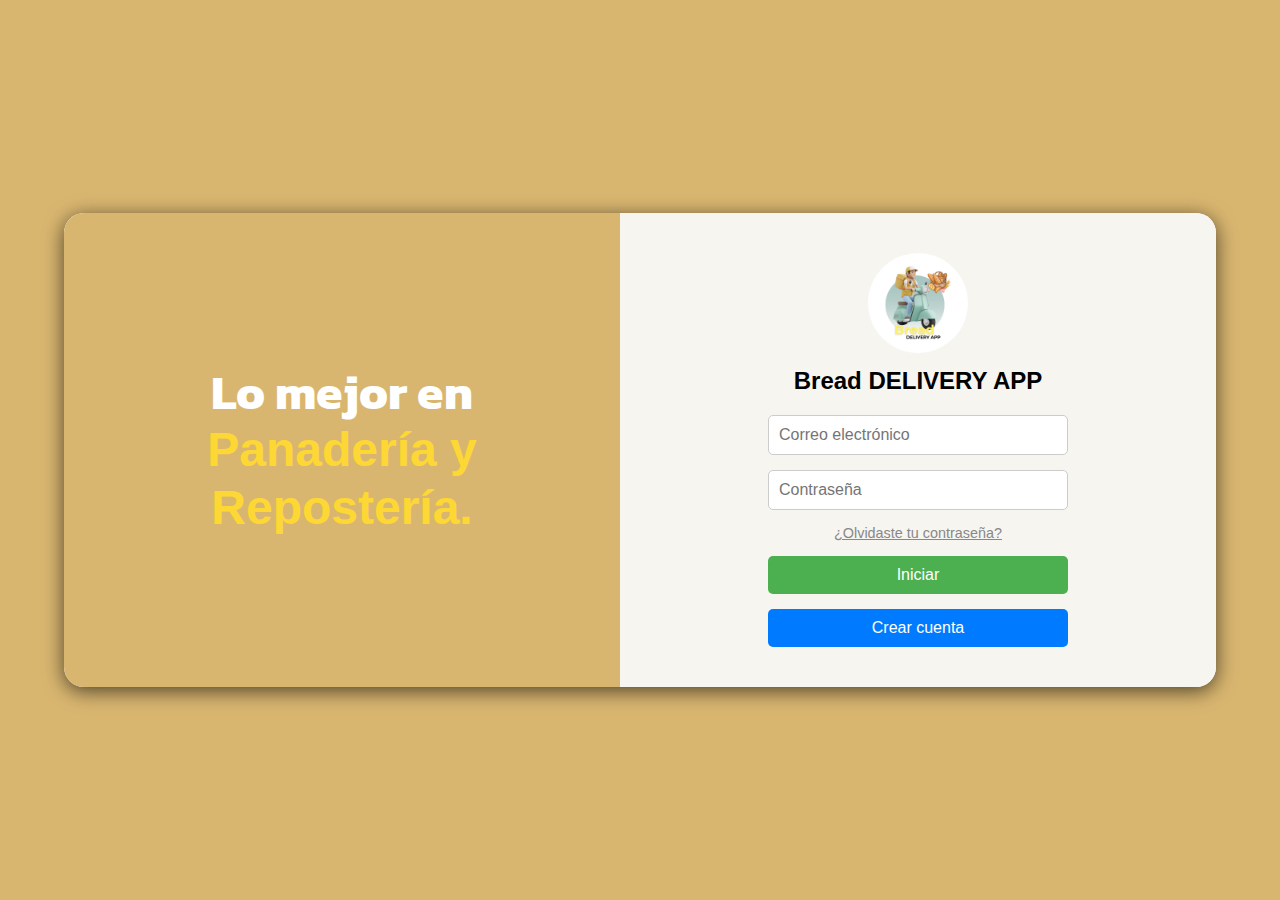
<file: index.html>
<!DOCTYPE html>
<html lang="es">
<head>
    <meta charset="UTF-8">
    <meta name="viewport" content="width=device-width, initial-scale=1.0">
    <title>Panadería y Repostería</title>
    <link rel="stylesheet" href="CSS/estilos.css">
    <link rel="preconnect" href="https://fonts.googleapis.com">
    <link rel="preconnect" href="https://fonts.gstatic.com" crossorigin>
    <link href="https://fonts.googleapis.com/css2?family=Kanit:ital,wght@0,100;0,200;0,300;0,400;0,500;0,600;0,700;0,800;0,900;1,100;1,200;1,300;1,400;1,500;1,600;1,700;1,800;1,900&display=swap" rel="stylesheet">
    

</head>


<body>
    <div class="container">
        <div class="left-section">
            <h1>Lo mejor en <br><span>Panadería y Repostería.</span></h1>
        </div>
        <div class="right-section">
            <div class="logo-and-title">
                <img src="imagenes/LogoBREADdelivery.png" alt="Delivery App">
                <h2>Bread DELIVERY APP</h2>
            </div>
            <form class="login-form">
                <input type="email" placeholder="Correo electrónico">
                <input type="password" placeholder="Contraseña">
                <a href="pantalla1.html" class="forgot-password">¿Olvidaste tu contraseña?</a>
                <button type="submit" class="btn">Iniciar</button>
                <button type="button" class="btn secondary">Crear cuenta</button>
            </form>
        </div>
    </div>
</body>
</html>
</file>
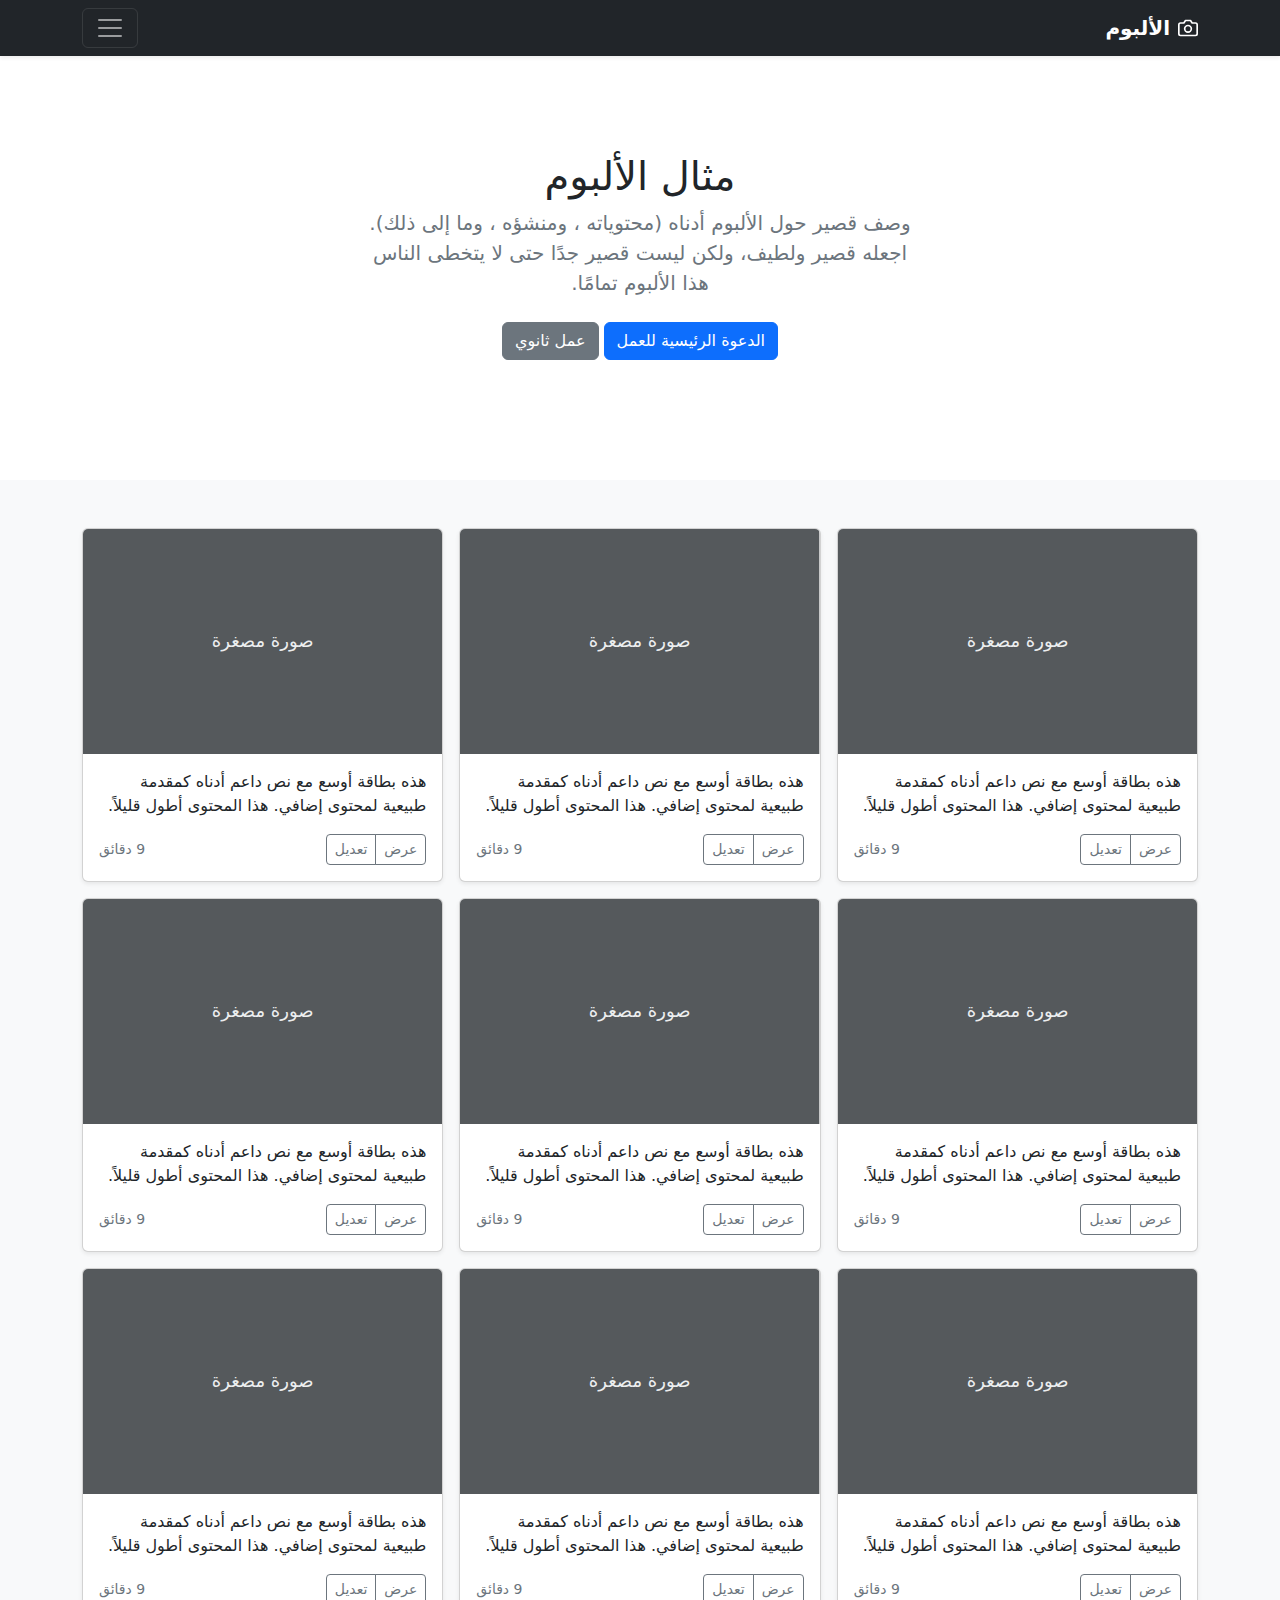
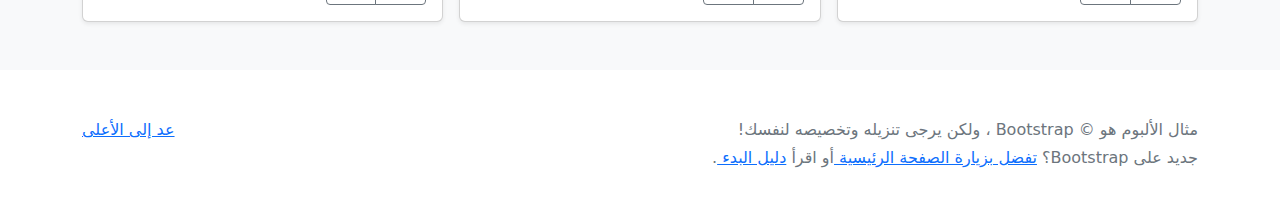
<file: CSS/bootstrap-5.2.3-examples/bootstrap-5.2.3-examples/album-rtl/index.html>
<!doctype html>
<html lang="ar" dir="rtl">
  <head>
    <meta charset="utf-8">
    <meta name="viewport" content="width=device-width, initial-scale=1">
    <meta name="description" content="">
    <meta name="author" content="Mark Otto, Jacob Thornton, and Bootstrap contributors">
    <meta name="generator" content="Hugo 0.104.2">
    <title>مثال الألبوم · Bootstrap v5.2</title>

    <link rel="canonical" href="https://getbootstrap.com/docs/5.2/examples/album-rtl/">

    

    

<link href="../assets/dist/css/bootstrap.rtl.min.css" rel="stylesheet">

    <style>
      .bd-placeholder-img {
        font-size: 1.125rem;
        text-anchor: middle;
        -webkit-user-select: none;
        -moz-user-select: none;
        user-select: none;
      }

      @media (min-width: 768px) {
        .bd-placeholder-img-lg {
          font-size: 3.5rem;
        }
      }

      .b-example-divider {
        height: 3rem;
        background-color: rgba(0, 0, 0, .1);
        border: solid rgba(0, 0, 0, .15);
        border-width: 1px 0;
        box-shadow: inset 0 .5em 1.5em rgba(0, 0, 0, .1), inset 0 .125em .5em rgba(0, 0, 0, .15);
      }

      .b-example-vr {
        flex-shrink: 0;
        width: 1.5rem;
        height: 100vh;
      }

      .bi {
        vertical-align: -.125em;
        fill: currentColor;
      }

      .nav-scroller {
        position: relative;
        z-index: 2;
        height: 2.75rem;
        overflow-y: hidden;
      }

      .nav-scroller .nav {
        display: flex;
        flex-wrap: nowrap;
        padding-bottom: 1rem;
        margin-top: -1px;
        overflow-x: auto;
        text-align: center;
        white-space: nowrap;
        -webkit-overflow-scrolling: touch;
      }
    </style>

    
  </head>
  <body>
    
<header>
  <div class="collapse bg-dark" id="navbarHeader">
    <div class="container">
      <div class="row">
        <div class="col-sm-8 col-md-7 py-4">
          <h4 class="text-white">حول</h4>
          <p class="text-muted">أضف بعض المعلومات حول الألبوم، المؤلف، أو أي سياق خلفية آخر. اجعلها بضع جمل حتى يتمكن الزوار من التقاط بعض التلميحات المفيدة. ثم اربطها ببعض مواقع التواصل الاجتماعي أو معلومات الاتصال.</p>
        </div>
        <div class="col-sm-4 offset-md-1 py-4">
          <h4 class="text-white">تواصل معي</h4>
          <ul class="list-unstyled">
            <li><a href="#" class="text-white">تابعني على تويتر</a></li>
            <li><a href="#" class="text-white">شاركني الإعجاب في فيسبوك</a></li>
            <li><a href="#" class="text-white">راسلني على البريد الإلكتروني</a></li>
          </ul>
        </div>
      </div>
    </div>
  </div>
  <div class="navbar navbar-dark bg-dark shadow-sm">
    <div class="container">
      <a href="#" class="navbar-brand d-flex align-items-center">
        <svg xmlns="http://www.w3.org/2000/svg" width="20" height="20" fill="none" stroke="currentColor" stroke-linecap="round" stroke-linejoin="round" stroke-width="2" aria-hidden="true" class="me-2" viewBox="0 0 24 24"><path d="M23 19a2 2 0 0 1-2 2H3a2 2 0 0 1-2-2V8a2 2 0 0 1 2-2h4l2-3h6l2 3h4a2 2 0 0 1 2 2z"/><circle cx="12" cy="13" r="4"/></svg>
        <strong>الألبوم</strong>
      </a>
      <button class="navbar-toggler" type="button" data-bs-toggle="collapse" data-bs-target="#navbarHeader" aria-controls="navbarHeader" aria-expanded="false" aria-label="تبديل التنقل">
        <span class="navbar-toggler-icon"></span>
      </button>
    </div>
  </div>
</header>

<main>

  <section class="py-5 text-center container">
    <div class="row py-lg-5">
      <div class="col-lg-6 col-md-8 mx-auto">
        <h1 class="fw-light">مثال الألبوم</h1>
        <p class="lead text-muted">وصف قصير حول الألبوم أدناه (محتوياته ، ومنشؤه ، وما إلى ذلك). اجعله قصير ولطيف، ولكن ليست قصير جدًا حتى لا يتخطى الناس هذا الألبوم تمامًا.</p>
        <p>
          <a href="#" class="btn btn-primary my-2">الدعوة الرئيسية للعمل</a>
          <a href="#" class="btn btn-secondary my-2">عمل ثانوي</a>
        </p>
      </div>
    </div>
  </section>

  <div class="album py-5 bg-light">
    <div class="container">

      <div class="row row-cols-1 row-cols-sm-2 row-cols-md-3 g-3">
        <div class="col">
          <div class="card shadow-sm">
            <svg class="bd-placeholder-img card-img-top" width="100%" height="225" xmlns="http://www.w3.org/2000/svg" role="img" aria-label="Placeholder: صورة مصغرة" preserveAspectRatio="xMidYMid slice" focusable="false"><title>Placeholder</title><rect width="100%" height="100%" fill="#55595c"/><text x="50%" y="50%" fill="#eceeef" dy=".3em">صورة مصغرة</text></svg>

            <div class="card-body">
              <p class="card-text">هذه بطاقة أوسع مع نص داعم أدناه كمقدمة طبيعية لمحتوى إضافي. هذا المحتوى أطول قليلاً.</p>
              <div class="d-flex justify-content-between align-items-center">
                <div class="btn-group">
                  <button type="button" class="btn btn-sm btn-outline-secondary">عرض</button>
                  <button type="button" class="btn btn-sm btn-outline-secondary">تعديل</button>
                </div>
                <small class="text-muted">9 دقائق</small>
              </div>
            </div>
          </div>
        </div>
        <div class="col">
          <div class="card shadow-sm">
            <svg class="bd-placeholder-img card-img-top" width="100%" height="225" xmlns="http://www.w3.org/2000/svg" role="img" aria-label="Placeholder: صورة مصغرة" preserveAspectRatio="xMidYMid slice" focusable="false"><title>Placeholder</title><rect width="100%" height="100%" fill="#55595c"/><text x="50%" y="50%" fill="#eceeef" dy=".3em">صورة مصغرة</text></svg>

            <div class="card-body">
              <p class="card-text">هذه بطاقة أوسع مع نص داعم أدناه كمقدمة طبيعية لمحتوى إضافي. هذا المحتوى أطول قليلاً.</p>
              <div class="d-flex justify-content-between align-items-center">
                <div class="btn-group">
                  <button type="button" class="btn btn-sm btn-outline-secondary">عرض</button>
                  <button type="button" class="btn btn-sm btn-outline-secondary">تعديل</button>
                </div>
                <small class="text-muted">9 دقائق</small>
              </div>
            </div>
          </div>
        </div>
        <div class="col">
          <div class="card shadow-sm">
            <svg class="bd-placeholder-img card-img-top" width="100%" height="225" xmlns="http://www.w3.org/2000/svg" role="img" aria-label="Placeholder: صورة مصغرة" preserveAspectRatio="xMidYMid slice" focusable="false"><title>Placeholder</title><rect width="100%" height="100%" fill="#55595c"/><text x="50%" y="50%" fill="#eceeef" dy=".3em">صورة مصغرة</text></svg>

            <div class="card-body">
              <p class="card-text">هذه بطاقة أوسع مع نص داعم أدناه كمقدمة طبيعية لمحتوى إضافي. هذا المحتوى أطول قليلاً.</p>
              <div class="d-flex justify-content-between align-items-center">
                <div class="btn-group">
                  <button type="button" class="btn btn-sm btn-outline-secondary">عرض</button>
                  <button type="button" class="btn btn-sm btn-outline-secondary">تعديل</button>
                </div>
                <small class="text-muted">9 دقائق</small>
              </div>
            </div>
          </div>
        </div>

        <div class="col">
          <div class="card shadow-sm">
            <svg class="bd-placeholder-img card-img-top" width="100%" height="225" xmlns="http://www.w3.org/2000/svg" role="img" aria-label="Placeholder: صورة مصغرة" preserveAspectRatio="xMidYMid slice" focusable="false"><title>Placeholder</title><rect width="100%" height="100%" fill="#55595c"/><text x="50%" y="50%" fill="#eceeef" dy=".3em">صورة مصغرة</text></svg>

            <div class="card-body">
              <p class="card-text">هذه بطاقة أوسع مع نص داعم أدناه كمقدمة طبيعية لمحتوى إضافي. هذا المحتوى أطول قليلاً.</p>
              <div class="d-flex justify-content-between align-items-center">
                <div class="btn-group">
                  <button type="button" class="btn btn-sm btn-outline-secondary">عرض</button>
                  <button type="button" class="btn btn-sm btn-outline-secondary">تعديل</button>
                </div>
                <small class="text-muted">9 دقائق</small>
              </div>
            </div>
          </div>
        </div>
        <div class="col">
          <div class="card shadow-sm">
            <svg class="bd-placeholder-img card-img-top" width="100%" height="225" xmlns="http://www.w3.org/2000/svg" role="img" aria-label="Placeholder: صورة مصغرة" preserveAspectRatio="xMidYMid slice" focusable="false"><title>Placeholder</title><rect width="100%" height="100%" fill="#55595c"/><text x="50%" y="50%" fill="#eceeef" dy=".3em">صورة مصغرة</text></svg>

            <div class="card-body">
              <p class="card-text">هذه بطاقة أوسع مع نص داعم أدناه كمقدمة طبيعية لمحتوى إضافي. هذا المحتوى أطول قليلاً.</p>
              <div class="d-flex justify-content-between align-items-center">
                <div class="btn-group">
                  <button type="button" class="btn btn-sm btn-outline-secondary">عرض</button>
                  <button type="button" class="btn btn-sm btn-outline-secondary">تعديل</button>
                </div>
                <small class="text-muted">9 دقائق</small>
              </div>
            </div>
          </div>
        </div>
        <div class="col">
          <div class="card shadow-sm">
            <svg class="bd-placeholder-img card-img-top" width="100%" height="225" xmlns="http://www.w3.org/2000/svg" role="img" aria-label="Placeholder: صورة مصغرة" preserveAspectRatio="xMidYMid slice" focusable="false"><title>Placeholder</title><rect width="100%" height="100%" fill="#55595c"/><text x="50%" y="50%" fill="#eceeef" dy=".3em">صورة مصغرة</text></svg>

            <div class="card-body">
              <p class="card-text">هذه بطاقة أوسع مع نص داعم أدناه كمقدمة طبيعية لمحتوى إضافي. هذا المحتوى أطول قليلاً.</p>
              <div class="d-flex justify-content-between align-items-center">
                <div class="btn-group">
                  <button type="button" class="btn btn-sm btn-outline-secondary">عرض</button>
                  <button type="button" class="btn btn-sm btn-outline-secondary">تعديل</button>
                </div>
                <small class="text-muted">9 دقائق</small>
              </div>
            </div>
          </div>
        </div>

        <div class="col">
          <div class="card shadow-sm">
            <svg class="bd-placeholder-img card-img-top" width="100%" height="225" xmlns="http://www.w3.org/2000/svg" role="img" aria-label="Placeholder: صورة مصغرة" preserveAspectRatio="xMidYMid slice" focusable="false"><title>Placeholder</title><rect width="100%" height="100%" fill="#55595c"/><text x="50%" y="50%" fill="#eceeef" dy=".3em">صورة مصغرة</text></svg>

            <div class="card-body">
              <p class="card-text">هذه بطاقة أوسع مع نص داعم أدناه كمقدمة طبيعية لمحتوى إضافي. هذا المحتوى أطول قليلاً.</p>
              <div class="d-flex justify-content-between align-items-center">
                <div class="btn-group">
                  <button type="button" class="btn btn-sm btn-outline-secondary">عرض</button>
                  <button type="button" class="btn btn-sm btn-outline-secondary">تعديل</button>
                </div>
                <small class="text-muted">9 دقائق</small>
              </div>
            </div>
          </div>
        </div>
        <div class="col">
          <div class="card shadow-sm">
            <svg class="bd-placeholder-img card-img-top" width="100%" height="225" xmlns="http://www.w3.org/2000/svg" role="img" aria-label="Placeholder: صورة مصغرة" preserveAspectRatio="xMidYMid slice" focusable="false"><title>Placeholder</title><rect width="100%" height="100%" fill="#55595c"/><text x="50%" y="50%" fill="#eceeef" dy=".3em">صورة مصغرة</text></svg>

            <div class="card-body">
              <p class="card-text">هذه بطاقة أوسع مع نص داعم أدناه كمقدمة طبيعية لمحتوى إضافي. هذا المحتوى أطول قليلاً.</p>
              <div class="d-flex justify-content-between align-items-center">
                <div class="btn-group">
                  <button type="button" class="btn btn-sm btn-outline-secondary">عرض</button>
                  <button type="button" class="btn btn-sm btn-outline-secondary">تعديل</button>
                </div>
                <small class="text-muted">9 دقائق</small>
              </div>
            </div>
          </div>
        </div>
        <div class="col">
          <div class="card shadow-sm">
            <svg class="bd-placeholder-img card-img-top" width="100%" height="225" xmlns="http://www.w3.org/2000/svg" role="img" aria-label="Placeholder: صورة مصغرة" preserveAspectRatio="xMidYMid slice" focusable="false"><title>Placeholder</title><rect width="100%" height="100%" fill="#55595c"/><text x="50%" y="50%" fill="#eceeef" dy=".3em">صورة مصغرة</text></svg>

            <div class="card-body">
              <p class="card-text">هذه بطاقة أوسع مع نص داعم أدناه كمقدمة طبيعية لمحتوى إضافي. هذا المحتوى أطول قليلاً.</p>
              <div class="d-flex justify-content-between align-items-center">
                <div class="btn-group">
                  <button type="button" class="btn btn-sm btn-outline-secondary">عرض</button>
                  <button type="button" class="btn btn-sm btn-outline-secondary">تعديل</button>
                </div>
                <small class="text-muted">9 دقائق</small>
              </div>
            </div>
          </div>
        </div>
      </div>
    </div>
  </div>

</main>

<footer class="text-muted py-5">
  <div class="container">
    <p class="float-end mb-1">
      <a href="#">عد إلى الأعلى</a>
    </p>
    <p class="mb-1">مثال الألبوم هو © Bootstrap ، ولكن يرجى تنزيله وتخصيصه لنفسك!</p>
    <p class="mb-0">جديد على Bootstrap؟ <a href="/"> تفضل بزيارة الصفحة الرئيسية </a> أو اقرأ <a href="../getting-started/introduction/ "> دليل البدء </a>.</p>
  </div>
</footer>


    <script src="../assets/dist/js/bootstrap.bundle.min.js"></script>

      
  </body>
</html>
</file>
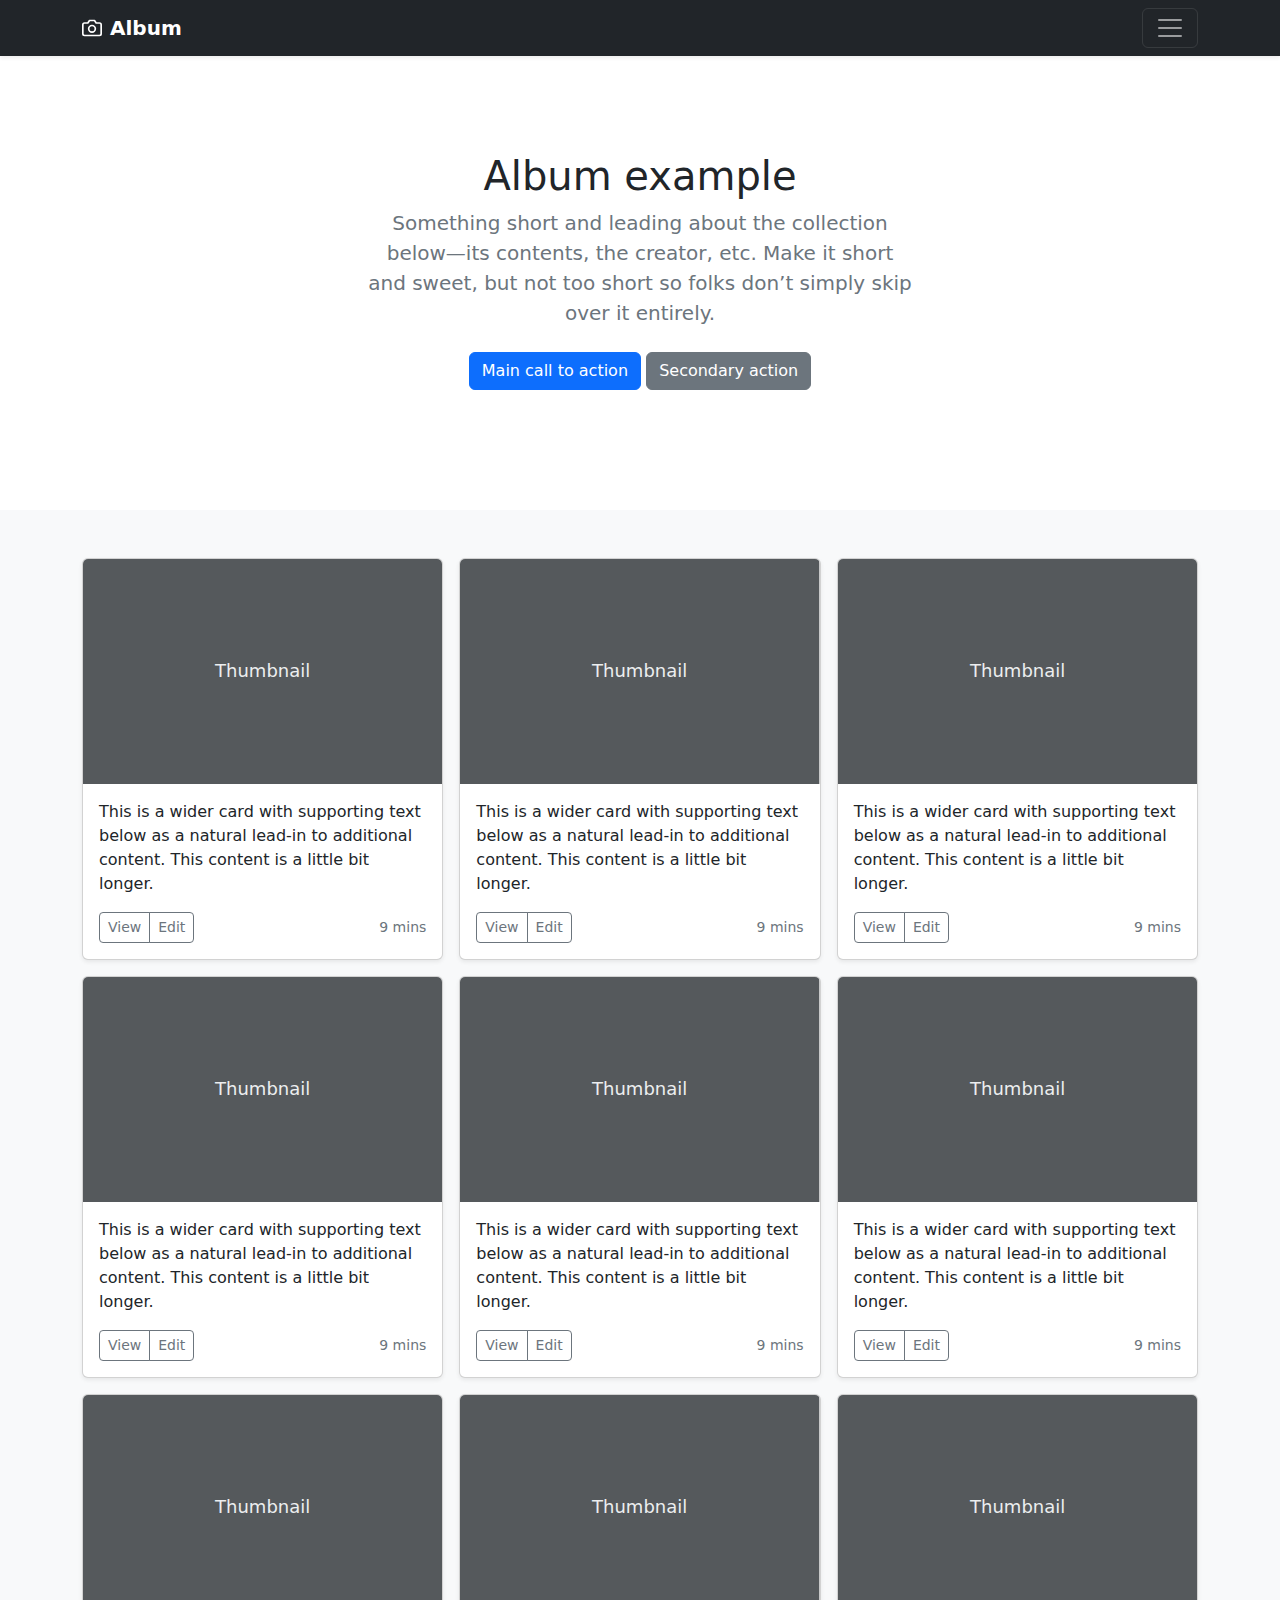
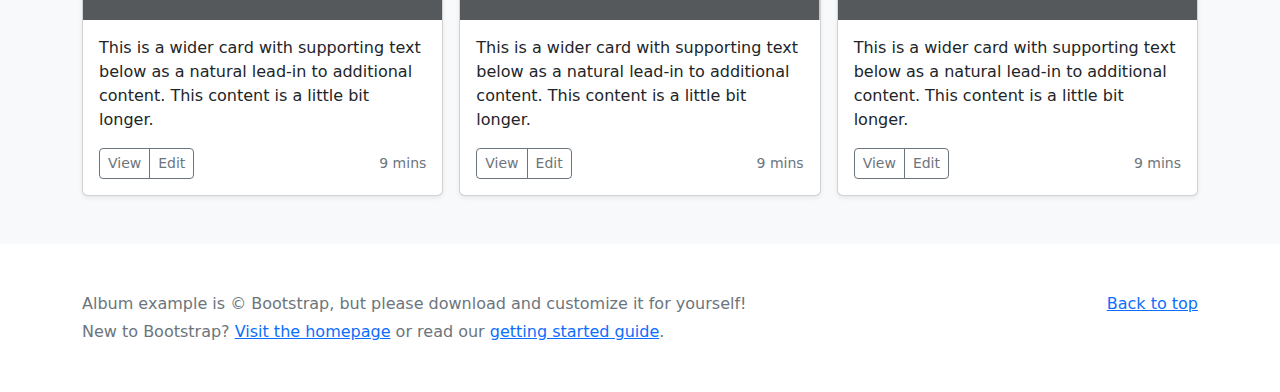
<file: CSS/bootstrap-5.2.3-examples/bootstrap-5.2.3-examples/album/index.html>
<!doctype html>
<html lang="en">
  <head>
    <meta charset="utf-8">
    <meta name="viewport" content="width=device-width, initial-scale=1">
    <meta name="description" content="">
    <meta name="author" content="Mark Otto, Jacob Thornton, and Bootstrap contributors">
    <meta name="generator" content="Hugo 0.104.2">
    <title>Album example · Bootstrap v5.2</title>

    <link rel="canonical" href="https://getbootstrap.com/docs/5.2/examples/album/">

    

    

<link href="../assets/dist/css/bootstrap.min.css" rel="stylesheet">

    <style>
      .bd-placeholder-img {
        font-size: 1.125rem;
        text-anchor: middle;
        -webkit-user-select: none;
        -moz-user-select: none;
        user-select: none;
      }

      @media (min-width: 768px) {
        .bd-placeholder-img-lg {
          font-size: 3.5rem;
        }
      }

      .b-example-divider {
        height: 3rem;
        background-color: rgba(0, 0, 0, .1);
        border: solid rgba(0, 0, 0, .15);
        border-width: 1px 0;
        box-shadow: inset 0 .5em 1.5em rgba(0, 0, 0, .1), inset 0 .125em .5em rgba(0, 0, 0, .15);
      }

      .b-example-vr {
        flex-shrink: 0;
        width: 1.5rem;
        height: 100vh;
      }

      .bi {
        vertical-align: -.125em;
        fill: currentColor;
      }

      .nav-scroller {
        position: relative;
        z-index: 2;
        height: 2.75rem;
        overflow-y: hidden;
      }

      .nav-scroller .nav {
        display: flex;
        flex-wrap: nowrap;
        padding-bottom: 1rem;
        margin-top: -1px;
        overflow-x: auto;
        text-align: center;
        white-space: nowrap;
        -webkit-overflow-scrolling: touch;
      }
    </style>

    
  </head>
  <body>
    
<header>
  <div class="collapse bg-dark" id="navbarHeader">
    <div class="container">
      <div class="row">
        <div class="col-sm-8 col-md-7 py-4">
          <h4 class="text-white">About</h4>
          <p class="text-muted">Add some information about the album below, the author, or any other background context. Make it a few sentences long so folks can pick up some informative tidbits. Then, link them off to some social networking sites or contact information.</p>
        </div>
        <div class="col-sm-4 offset-md-1 py-4">
          <h4 class="text-white">Contact</h4>
          <ul class="list-unstyled">
            <li><a href="#" class="text-white">Follow on Twitter</a></li>
            <li><a href="#" class="text-white">Like on Facebook</a></li>
            <li><a href="#" class="text-white">Email me</a></li>
          </ul>
        </div>
      </div>
    </div>
  </div>
  <div class="navbar navbar-dark bg-dark shadow-sm">
    <div class="container">
      <a href="#" class="navbar-brand d-flex align-items-center">
        <svg xmlns="http://www.w3.org/2000/svg" width="20" height="20" fill="none" stroke="currentColor" stroke-linecap="round" stroke-linejoin="round" stroke-width="2" aria-hidden="true" class="me-2" viewBox="0 0 24 24"><path d="M23 19a2 2 0 0 1-2 2H3a2 2 0 0 1-2-2V8a2 2 0 0 1 2-2h4l2-3h6l2 3h4a2 2 0 0 1 2 2z"/><circle cx="12" cy="13" r="4"/></svg>
        <strong>Album</strong>
      </a>
      <button class="navbar-toggler" type="button" data-bs-toggle="collapse" data-bs-target="#navbarHeader" aria-controls="navbarHeader" aria-expanded="false" aria-label="Toggle navigation">
        <span class="navbar-toggler-icon"></span>
      </button>
    </div>
  </div>
</header>

<main>

  <section class="py-5 text-center container">
    <div class="row py-lg-5">
      <div class="col-lg-6 col-md-8 mx-auto">
        <h1 class="fw-light">Album example</h1>
        <p class="lead text-muted">Something short and leading about the collection below—its contents, the creator, etc. Make it short and sweet, but not too short so folks don’t simply skip over it entirely.</p>
        <p>
          <a href="#" class="btn btn-primary my-2">Main call to action</a>
          <a href="#" class="btn btn-secondary my-2">Secondary action</a>
        </p>
      </div>
    </div>
  </section>

  <div class="album py-5 bg-light">
    <div class="container">

      <div class="row row-cols-1 row-cols-sm-2 row-cols-md-3 g-3">
        <div class="col">
          <div class="card shadow-sm">
            <svg class="bd-placeholder-img card-img-top" width="100%" height="225" xmlns="http://www.w3.org/2000/svg" role="img" aria-label="Placeholder: Thumbnail" preserveAspectRatio="xMidYMid slice" focusable="false"><title>Placeholder</title><rect width="100%" height="100%" fill="#55595c"/><text x="50%" y="50%" fill="#eceeef" dy=".3em">Thumbnail</text></svg>

            <div class="card-body">
              <p class="card-text">This is a wider card with supporting text below as a natural lead-in to additional content. This content is a little bit longer.</p>
              <div class="d-flex justify-content-between align-items-center">
                <div class="btn-group">
                  <button type="button" class="btn btn-sm btn-outline-secondary">View</button>
                  <button type="button" class="btn btn-sm btn-outline-secondary">Edit</button>
                </div>
                <small class="text-muted">9 mins</small>
              </div>
            </div>
          </div>
        </div>
        <div class="col">
          <div class="card shadow-sm">
            <svg class="bd-placeholder-img card-img-top" width="100%" height="225" xmlns="http://www.w3.org/2000/svg" role="img" aria-label="Placeholder: Thumbnail" preserveAspectRatio="xMidYMid slice" focusable="false"><title>Placeholder</title><rect width="100%" height="100%" fill="#55595c"/><text x="50%" y="50%" fill="#eceeef" dy=".3em">Thumbnail</text></svg>

            <div class="card-body">
              <p class="card-text">This is a wider card with supporting text below as a natural lead-in to additional content. This content is a little bit longer.</p>
              <div class="d-flex justify-content-between align-items-center">
                <div class="btn-group">
                  <button type="button" class="btn btn-sm btn-outline-secondary">View</button>
                  <button type="button" class="btn btn-sm btn-outline-secondary">Edit</button>
                </div>
                <small class="text-muted">9 mins</small>
              </div>
            </div>
          </div>
        </div>
        <div class="col">
          <div class="card shadow-sm">
            <svg class="bd-placeholder-img card-img-top" width="100%" height="225" xmlns="http://www.w3.org/2000/svg" role="img" aria-label="Placeholder: Thumbnail" preserveAspectRatio="xMidYMid slice" focusable="false"><title>Placeholder</title><rect width="100%" height="100%" fill="#55595c"/><text x="50%" y="50%" fill="#eceeef" dy=".3em">Thumbnail</text></svg>

            <div class="card-body">
              <p class="card-text">This is a wider card with supporting text below as a natural lead-in to additional content. This content is a little bit longer.</p>
              <div class="d-flex justify-content-between align-items-center">
                <div class="btn-group">
                  <button type="button" class="btn btn-sm btn-outline-secondary">View</button>
                  <button type="button" class="btn btn-sm btn-outline-secondary">Edit</button>
                </div>
                <small class="text-muted">9 mins</small>
              </div>
            </div>
          </div>
        </div>

        <div class="col">
          <div class="card shadow-sm">
            <svg class="bd-placeholder-img card-img-top" width="100%" height="225" xmlns="http://www.w3.org/2000/svg" role="img" aria-label="Placeholder: Thumbnail" preserveAspectRatio="xMidYMid slice" focusable="false"><title>Placeholder</title><rect width="100%" height="100%" fill="#55595c"/><text x="50%" y="50%" fill="#eceeef" dy=".3em">Thumbnail</text></svg>

            <div class="card-body">
              <p class="card-text">This is a wider card with supporting text below as a natural lead-in to additional content. This content is a little bit longer.</p>
              <div class="d-flex justify-content-between align-items-center">
                <div class="btn-group">
                  <button type="button" class="btn btn-sm btn-outline-secondary">View</button>
                  <button type="button" class="btn btn-sm btn-outline-secondary">Edit</button>
                </div>
                <small class="text-muted">9 mins</small>
              </div>
            </div>
          </div>
        </div>
        <div class="col">
          <div class="card shadow-sm">
            <svg class="bd-placeholder-img card-img-top" width="100%" height="225" xmlns="http://www.w3.org/2000/svg" role="img" aria-label="Placeholder: Thumbnail" preserveAspectRatio="xMidYMid slice" focusable="false"><title>Placeholder</title><rect width="100%" height="100%" fill="#55595c"/><text x="50%" y="50%" fill="#eceeef" dy=".3em">Thumbnail</text></svg>

            <div class="card-body">
              <p class="card-text">This is a wider card with supporting text below as a natural lead-in to additional content. This content is a little bit longer.</p>
              <div class="d-flex justify-content-between align-items-center">
                <div class="btn-group">
                  <button type="button" class="btn btn-sm btn-outline-secondary">View</button>
                  <button type="button" class="btn btn-sm btn-outline-secondary">Edit</button>
                </div>
                <small class="text-muted">9 mins</small>
              </div>
            </div>
          </div>
        </div>
        <div class="col">
          <div class="card shadow-sm">
            <svg class="bd-placeholder-img card-img-top" width="100%" height="225" xmlns="http://www.w3.org/2000/svg" role="img" aria-label="Placeholder: Thumbnail" preserveAspectRatio="xMidYMid slice" focusable="false"><title>Placeholder</title><rect width="100%" height="100%" fill="#55595c"/><text x="50%" y="50%" fill="#eceeef" dy=".3em">Thumbnail</text></svg>

            <div class="card-body">
              <p class="card-text">This is a wider card with supporting text below as a natural lead-in to additional content. This content is a little bit longer.</p>
              <div class="d-flex justify-content-between align-items-center">
                <div class="btn-group">
                  <button type="button" class="btn btn-sm btn-outline-secondary">View</button>
                  <button type="button" class="btn btn-sm btn-outline-secondary">Edit</button>
                </div>
                <small class="text-muted">9 mins</small>
              </div>
            </div>
          </div>
        </div>

        <div class="col">
          <div class="card shadow-sm">
            <svg class="bd-placeholder-img card-img-top" width="100%" height="225" xmlns="http://www.w3.org/2000/svg" role="img" aria-label="Placeholder: Thumbnail" preserveAspectRatio="xMidYMid slice" focusable="false"><title>Placeholder</title><rect width="100%" height="100%" fill="#55595c"/><text x="50%" y="50%" fill="#eceeef" dy=".3em">Thumbnail</text></svg>

            <div class="card-body">
              <p class="card-text">This is a wider card with supporting text below as a natural lead-in to additional content. This content is a little bit longer.</p>
              <div class="d-flex justify-content-between align-items-center">
                <div class="btn-group">
                  <button type="button" class="btn btn-sm btn-outline-secondary">View</button>
                  <button type="button" class="btn btn-sm btn-outline-secondary">Edit</button>
                </div>
                <small class="text-muted">9 mins</small>
              </div>
            </div>
          </div>
        </div>
        <div class="col">
          <div class="card shadow-sm">
            <svg class="bd-placeholder-img card-img-top" width="100%" height="225" xmlns="http://www.w3.org/2000/svg" role="img" aria-label="Placeholder: Thumbnail" preserveAspectRatio="xMidYMid slice" focusable="false"><title>Placeholder</title><rect width="100%" height="100%" fill="#55595c"/><text x="50%" y="50%" fill="#eceeef" dy=".3em">Thumbnail</text></svg>

            <div class="card-body">
              <p class="card-text">This is a wider card with supporting text below as a natural lead-in to additional content. This content is a little bit longer.</p>
              <div class="d-flex justify-content-between align-items-center">
                <div class="btn-group">
                  <button type="button" class="btn btn-sm btn-outline-secondary">View</button>
                  <button type="button" class="btn btn-sm btn-outline-secondary">Edit</button>
                </div>
                <small class="text-muted">9 mins</small>
              </div>
            </div>
          </div>
        </div>
        <div class="col">
          <div class="card shadow-sm">
            <svg class="bd-placeholder-img card-img-top" width="100%" height="225" xmlns="http://www.w3.org/2000/svg" role="img" aria-label="Placeholder: Thumbnail" preserveAspectRatio="xMidYMid slice" focusable="false"><title>Placeholder</title><rect width="100%" height="100%" fill="#55595c"/><text x="50%" y="50%" fill="#eceeef" dy=".3em">Thumbnail</text></svg>

            <div class="card-body">
              <p class="card-text">This is a wider card with supporting text below as a natural lead-in to additional content. This content is a little bit longer.</p>
              <div class="d-flex justify-content-between align-items-center">
                <div class="btn-group">
                  <button type="button" class="btn btn-sm btn-outline-secondary">View</button>
                  <button type="button" class="btn btn-sm btn-outline-secondary">Edit</button>
                </div>
                <small class="text-muted">9 mins</small>
              </div>
            </div>
          </div>
        </div>
      </div>
    </div>
  </div>

</main>

<footer class="text-muted py-5">
  <div class="container">
    <p class="float-end mb-1">
      <a href="#">Back to top</a>
    </p>
    <p class="mb-1">Album example is &copy; Bootstrap, but please download and customize it for yourself!</p>
    <p class="mb-0">New to Bootstrap? <a href="/">Visit the homepage</a> or read our <a href="../getting-started/introduction/">getting started guide</a>.</p>
  </div>
</footer>


    <script src="../assets/dist/js/bootstrap.bundle.min.js"></script>

      
  </body>
</html>
</file>
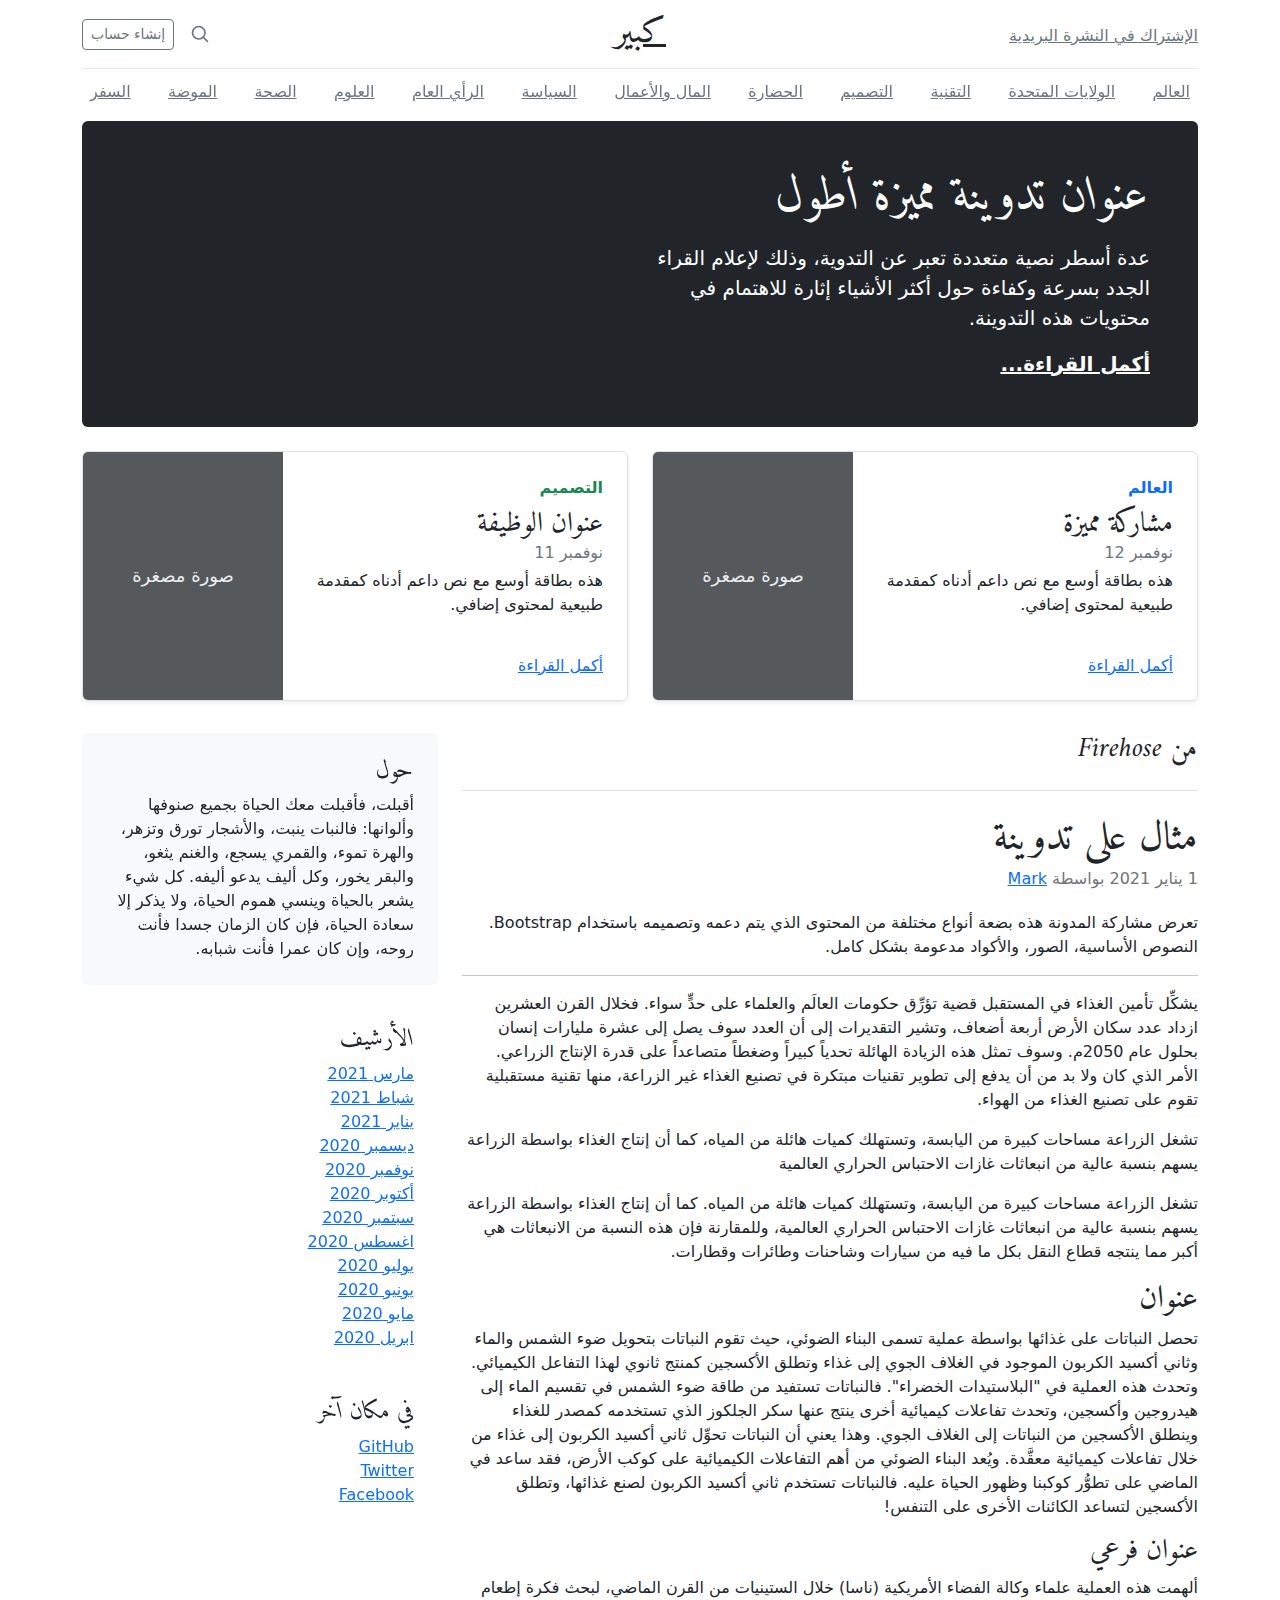
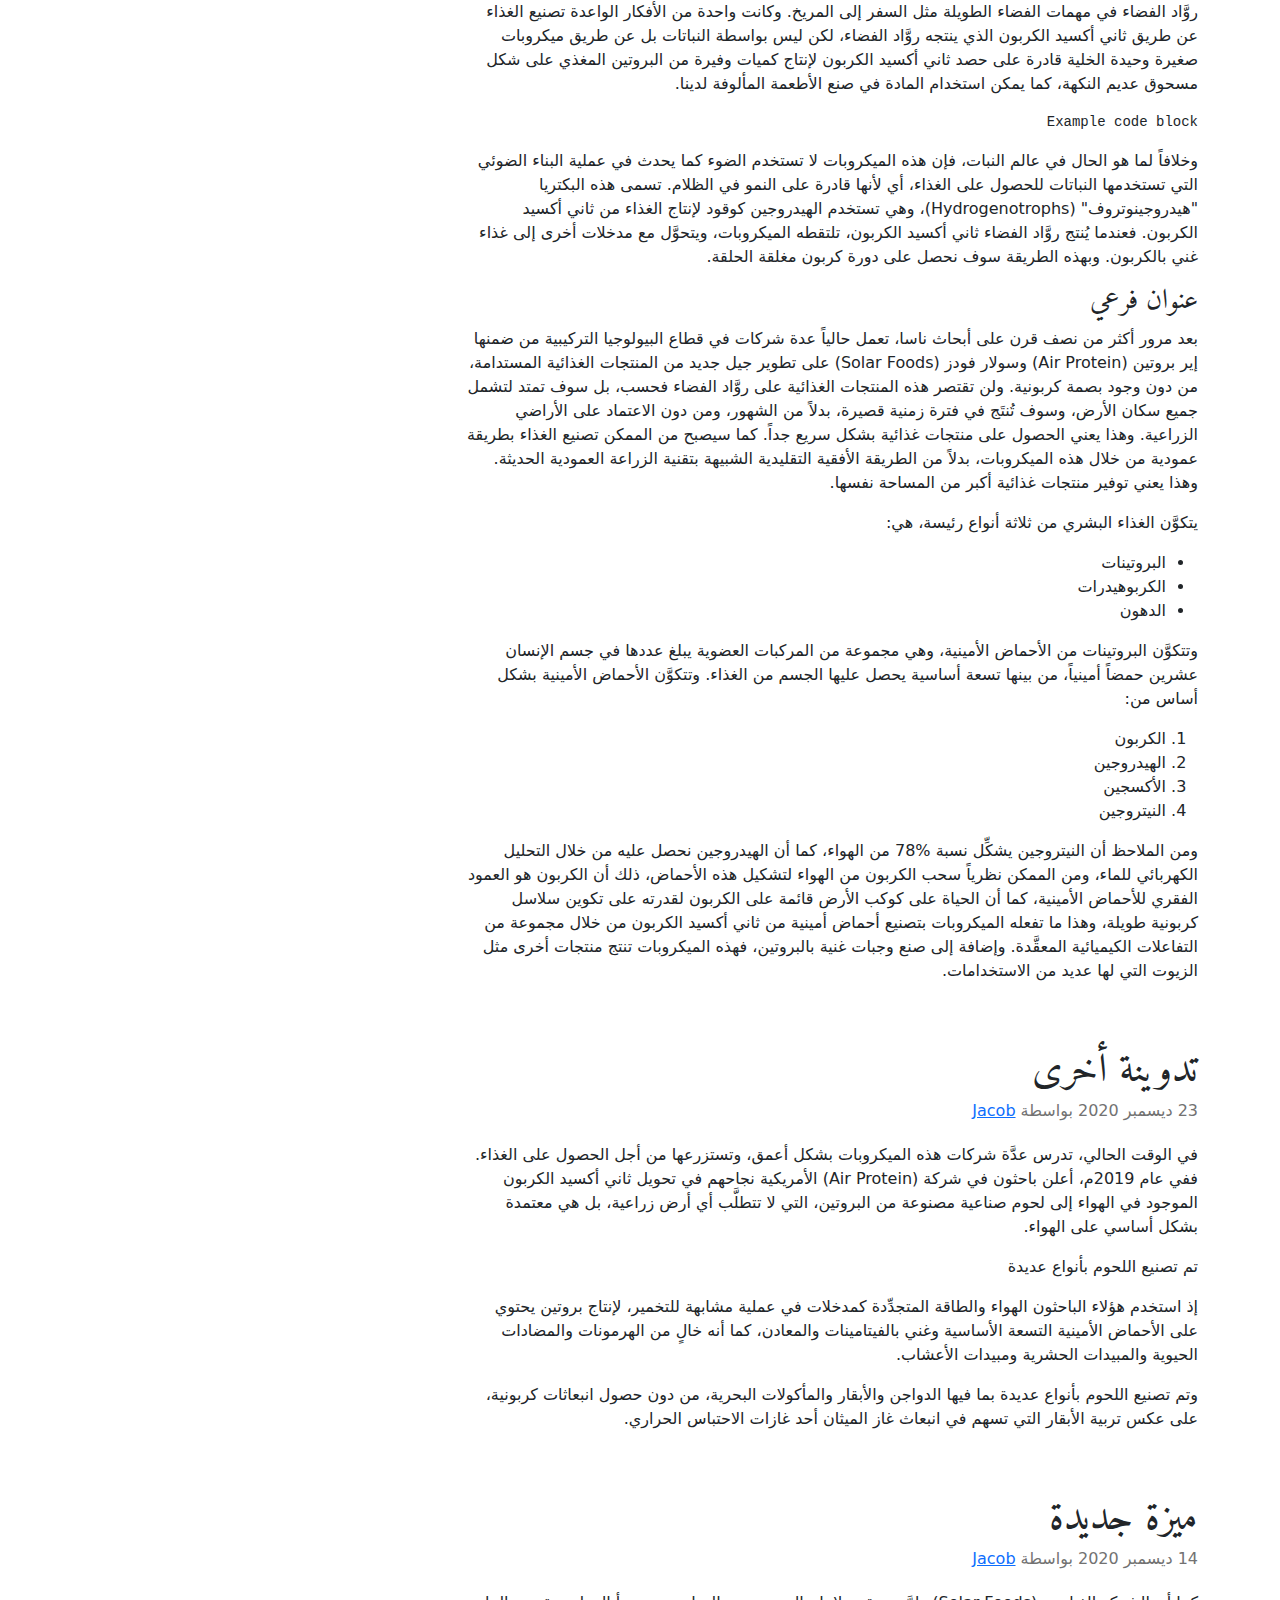
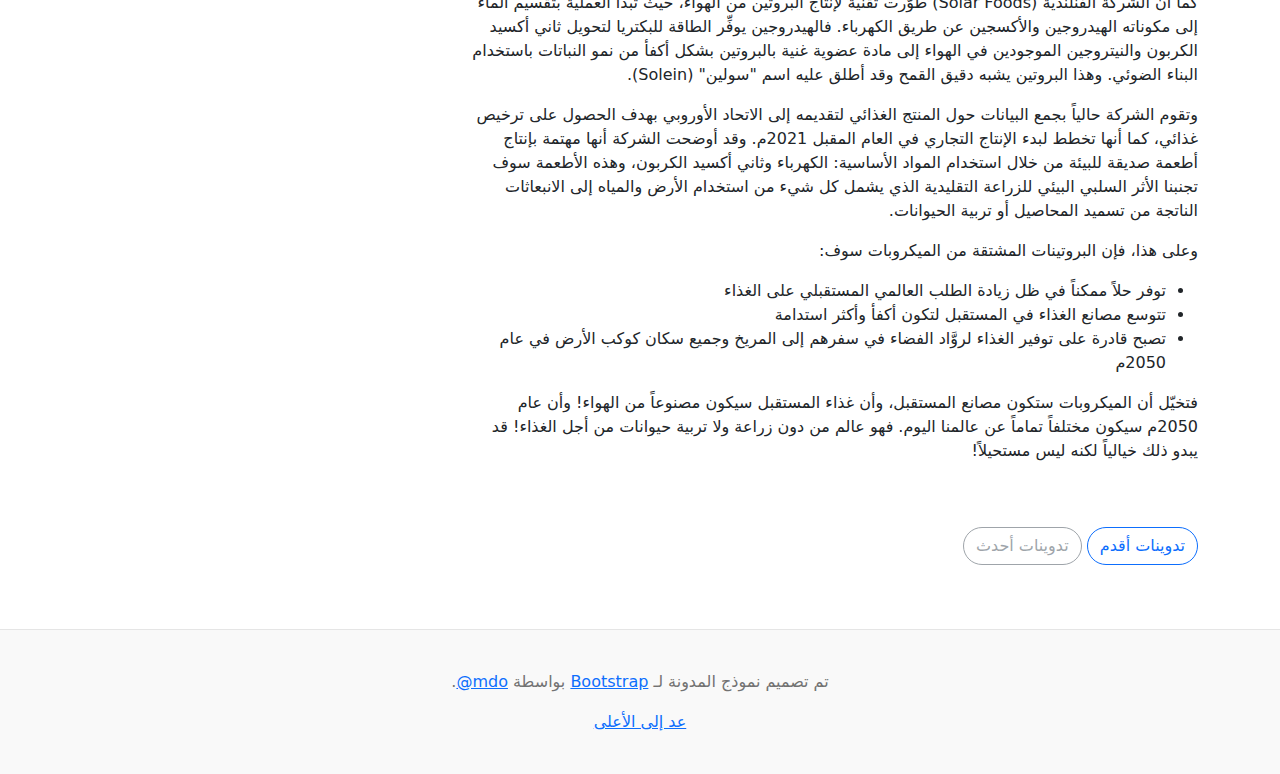
<file: CSS/bootstrap-5.2.3-examples/bootstrap-5.2.3-examples/blog-rtl/index.html>
<!doctype html>
<html lang="ar" dir="rtl">
  <head>
    <meta charset="utf-8">
    <meta name="viewport" content="width=device-width, initial-scale=1">
    <meta name="description" content="">
    <meta name="author" content="Mark Otto, Jacob Thornton, and Bootstrap contributors">
    <meta name="generator" content="Hugo 0.104.2">
    <title>قالب المدونة · Bootstrap v5.2</title>

    <link rel="canonical" href="https://getbootstrap.com/docs/5.2/examples/blog-rtl/">

    

    

<link href="../assets/dist/css/bootstrap.rtl.min.css" rel="stylesheet">

    <style>
      .bd-placeholder-img {
        font-size: 1.125rem;
        text-anchor: middle;
        -webkit-user-select: none;
        -moz-user-select: none;
        user-select: none;
      }

      @media (min-width: 768px) {
        .bd-placeholder-img-lg {
          font-size: 3.5rem;
        }
      }

      .b-example-divider {
        height: 3rem;
        background-color: rgba(0, 0, 0, .1);
        border: solid rgba(0, 0, 0, .15);
        border-width: 1px 0;
        box-shadow: inset 0 .5em 1.5em rgba(0, 0, 0, .1), inset 0 .125em .5em rgba(0, 0, 0, .15);
      }

      .b-example-vr {
        flex-shrink: 0;
        width: 1.5rem;
        height: 100vh;
      }

      .bi {
        vertical-align: -.125em;
        fill: currentColor;
      }

      .nav-scroller {
        position: relative;
        z-index: 2;
        height: 2.75rem;
        overflow-y: hidden;
      }

      .nav-scroller .nav {
        display: flex;
        flex-wrap: nowrap;
        padding-bottom: 1rem;
        margin-top: -1px;
        overflow-x: auto;
        text-align: center;
        white-space: nowrap;
        -webkit-overflow-scrolling: touch;
      }
    </style>

    
    <!-- Custom styles for this template -->
    <link href="https://fonts.googleapis.com/css?family=Amiri:wght@400;700&amp;display=swap" rel="stylesheet">
    <!-- Custom styles for this template -->
    <link href="../blog/blog.rtl.css" rel="stylesheet">
  </head>
  <body>
    
<div class="container">
  <header class="blog-header lh-1 py-3">
    <div class="row flex-nowrap justify-content-between align-items-center">
      <div class="col-4 pt-1">
        <a class="link-secondary" href="#">الإشتراك في النشرة البريدية</a>
      </div>
      <div class="col-4 text-center">
        <a class="blog-header-logo text-dark" href="#">كبير</a>
      </div>
      <div class="col-4 d-flex justify-content-end align-items-center">
        <a class="link-secondary" href="#" aria-label="بحث">
          <svg xmlns="http://www.w3.org/2000/svg" width="20" height="20" fill="none" stroke="currentColor" stroke-linecap="round" stroke-linejoin="round" stroke-width="2" class="mx-3" role="img" viewBox="0 0 24 24"><title>بحث</title><circle cx="10.5" cy="10.5" r="7.5"/><path d="M21 21l-5.2-5.2"/></svg>
        </a>
        <a class="btn btn-sm btn-outline-secondary" href="#">إنشاء حساب</a>
      </div>
    </div>
  </header>

  <div class="nav-scroller py-1 mb-2">
    <nav class="nav d-flex justify-content-between">
      <a class="p-2 link-secondary" href="#">العالم</a>
      <a class="p-2 link-secondary" href="#">الولايات المتحدة</a>
      <a class="p-2 link-secondary" href="#">التقنية</a>
      <a class="p-2 link-secondary" href="#">التصميم</a>
      <a class="p-2 link-secondary" href="#">الحضارة</a>
      <a class="p-2 link-secondary" href="#">المال والأعمال</a>
      <a class="p-2 link-secondary" href="#">السياسة</a>
      <a class="p-2 link-secondary" href="#">الرأي العام</a>
      <a class="p-2 link-secondary" href="#">العلوم</a>
      <a class="p-2 link-secondary" href="#">الصحة</a>
      <a class="p-2 link-secondary" href="#">الموضة</a>
      <a class="p-2 link-secondary" href="#">السفر</a>
    </nav>
  </div>
</div>

<main class="container">
  <div class="p-4 p-md-5 mb-4 rounded text-bg-dark">
    <div class="col-md-6 px-0">
      <h1 class="display-4 fst-italic">عنوان تدوينة مميزة أطول</h1>
      <p class="lead my-3">عدة أسطر نصية متعددة تعبر عن التدوية، وذلك لإعلام القراء الجدد بسرعة وكفاءة حول أكثر الأشياء إثارة للاهتمام في محتويات هذه التدوينة.</p>
      <p class="lead mb-0"><a href="#" class="text-white fw-bold">أكمل القراءة...</a></p>
    </div>
  </div>

  <div class="row mb-2">
    <div class="col-md-6">
      <div class="row g-0 border rounded overflow-hidden flex-md-row mb-4 shadow-sm h-md-250 position-relative">
        <div class="col p-4 d-flex flex-column position-static">
          <strong class="d-inline-block mb-2 text-primary">العالم</strong>
          <h3 class="mb-0">مشاركة مميزة</h3>
          <div class="mb-1 text-muted">نوفمبر 12</div>
          <p class="card-text mb-auto">هذه بطاقة أوسع مع نص داعم أدناه كمقدمة طبيعية لمحتوى إضافي.</p>
          <a href="#" class="stretched-link">أكمل القراءة</a>
        </div>
        <div class="col-auto d-none d-lg-block">
          <svg class="bd-placeholder-img" width="200" height="250" xmlns="http://www.w3.org/2000/svg" role="img" aria-label="Placeholder: صورة مصغرة" preserveAspectRatio="xMidYMid slice" focusable="false"><title>Placeholder</title><rect width="100%" height="100%" fill="#55595c"/><text x="50%" y="50%" fill="#eceeef" dy=".3em">صورة مصغرة</text></svg>

        </div>
      </div>
    </div>
    <div class="col-md-6">
      <div class="row g-0 border rounded overflow-hidden flex-md-row mb-4 shadow-sm h-md-250 position-relative">
        <div class="col p-4 d-flex flex-column position-static">
          <strong class="d-inline-block mb-2 text-success">التصميم</strong>
          <h3 class="mb-0">عنوان الوظيفة</h3>
          <div class="mb-1 text-muted">نوفمبر 11</div>
          <p class="mb-auto">هذه بطاقة أوسع مع نص داعم أدناه كمقدمة طبيعية لمحتوى إضافي.</p>
          <a href="#" class="stretched-link">أكمل القراءة</a>
        </div>
        <div class="col-auto d-none d-lg-block">
          <svg class="bd-placeholder-img" width="200" height="250" xmlns="http://www.w3.org/2000/svg" role="img" aria-label="Placeholder: صورة مصغرة" preserveAspectRatio="xMidYMid slice" focusable="false"><title>Placeholder</title><rect width="100%" height="100%" fill="#55595c"/><text x="50%" y="50%" fill="#eceeef" dy=".3em">صورة مصغرة</text></svg>

        </div>
      </div>
    </div>
  </div>

  <div class="row">
    <div class="col-md-8">
      <h3 class="pb-4 mb-4 fst-italic border-bottom">
        من Firehose
      </h3>

      <article class="blog-post">
        <h2 class="blog-post-title mb-1">مثال على تدوينة</h2>
        <p class="blog-post-meta">1 يناير 2021 بواسطة <a href="#"> Mark </a></p>

        <p>تعرض مشاركة المدونة هذه بضعة أنواع مختلفة من المحتوى الذي يتم دعمه وتصميمه باستخدام Bootstrap. النصوص الأساسية، الصور، والأكواد مدعومة بشكل كامل.</p>
        <hr>
        <p>يشكِّل تأمين الغذاء في المستقبل قضية تؤرِّق حكومات العالَم والعلماء على حدٍّ سواء. فخلال القرن العشرين ازداد عدد سكان الأرض أربعة أضعاف، وتشير التقديرات إلى أن العدد سوف يصل إلى عشرة مليارات إنسان بحلول عام 2050م. وسوف تمثل هذه الزيادة الهائلة تحدياً كبيراً وضغطاً متصاعداً على قدرة الإنتاج الزراعي. الأمر الذي كان ولا بد من أن يدفع إلى تطوير تقنيات مبتكرة في تصنيع الغذاء غير الزراعة، منها تقنية مستقبلية تقوم على تصنيع الغذاء من الهواء.</p>
        <blockquote>
          <p>تشغل الزراعة مساحات كبيرة من اليابسة، وتستهلك كميات هائلة من المياه، كما أن إنتاج الغذاء بواسطة الزراعة يسهم بنسبة عالية من انبعاثات غازات الاحتباس الحراري العالمية</p>
        </blockquote>
        <p>تشغل الزراعة مساحات كبيرة من اليابسة، وتستهلك كميات هائلة من المياه. كما أن إنتاج الغذاء بواسطة الزراعة يسهم بنسبة عالية من انبعاثات غازات الاحتباس الحراري العالمية، وللمقارنة فإن هذه النسبة من الانبعاثات هي أكبر مما ينتجه قطاع النقل بكل ما فيه من سيارات وشاحنات وطائرات وقطارات.</p>
        <h2>عنوان</h2>
        <p>تحصل النباتات على غذائها بواسطة عملية تسمى البناء الضوئي، حيث تقوم النباتات بتحويل ضوء الشمس والماء وثاني أكسيد الكربون الموجود في الغلاف الجوي إلى غذاء وتطلق الأكسجين كمنتج ثانوي لهذا التفاعل الكيميائي. وتحدث هذه العملية في "البلاستيدات الخضراء". فالنباتات تستفيد من طاقة ضوء الشمس في تقسيم الماء إلى هيدروجين وأكسجين، وتحدث تفاعلات كيميائية أخرى ينتج عنها سكر الجلكوز الذي تستخدمه كمصدر للغذاء وينطلق الأكسجين من النباتات إلى الغلاف الجوي. وهذا يعني أن النباتات تحوِّل ثاني أكسيد الكربون إلى غذاء من خلال تفاعلات كيميائية معقَّدة. ويُعد البناء الضوئي من أهم التفاعلات الكيميائية على كوكب الأرض، فقد ساعد في الماضي على تطوُّر كوكبنا وظهور الحياة عليه. فالنباتات تستخدم ثاني أكسيد الكربون لصنع غذائها، وتطلق الأكسجين لتساعد الكائنات الأخرى على التنفس!</p>
        <h3>عنوان فرعي</h3>
        <p>ألهمت هذه العملية علماء وكالة الفضاء الأمريكية (ناسا) خلال الستينيات من القرن الماضي، لبحث فكرة إطعام روَّاد الفضاء في مهمات الفضاء الطويلة مثل السفر إلى المريخ. وكانت واحدة من الأفكار الواعدة تصنيع الغذاء عن طريق ثاني أكسيد الكربون الذي ينتجه روَّاد الفضاء، لكن ليس بواسطة النباتات بل عن طريق ميكروبات صغيرة وحيدة الخلية قادرة على حصد ثاني أكسيد الكربون لإنتاج كميات وفيرة من البروتين المغذي على شكل مسحوق عديم النكهة، كما يمكن استخدام المادة في صنع الأطعمة المألوفة لدينا.</p>
        <pre><code>Example code block</code></pre>
        <p>وخلافاً لما هو الحال في عالم النبات، فإن هذه الميكروبات لا تستخدم الضوء كما يحدث في عملية البناء الضوئي التي تستخدمها النباتات للحصول على الغذاء، أي لأنها قادرة على النمو في الظلام. تسمى هذه البكتريا "هيدروجينوتروف" (Hydrogenotrophs)، وهي تستخدم الهيدروجين كوقود لإنتاج الغذاء من ثاني أكسيد الكربون. فعندما يُنتج روَّاد الفضاء ثاني أكسيد الكربون، تلتقطه الميكروبات، ويتحوَّل مع مدخلات أخرى إلى غذاء غني بالكربون. وبهذه الطريقة سوف نحصل على دورة كربون مغلقة الحلقة.</p>
        <h3>عنوان فرعي</h3>
        <p>بعد مرور أكثر من نصف قرن على أبحاث ناسا، تعمل حالياً عدة شركات في قطاع البيولوجيا التركيبية من ضمنها إير بروتين (Air Protein) وسولار فودز (Solar Foods) على تطوير جيل جديد من المنتجات الغذائية المستدامة، من دون وجود بصمة كربونية. ولن تقتصر هذه المنتجات الغذائية على روَّاد الفضاء فحسب، بل سوف تمتد لتشمل جميع سكان الأرض، وسوف تُنتَج في فترة زمنية قصيرة، بدلاً من الشهور، ومن دون الاعتماد على الأراضي الزراعية. وهذا يعني الحصول على منتجات غذائية بشكل سريع جداً. كما سيصبح من الممكن تصنيع الغذاء بطريقة عمودية من خلال هذه الميكروبات، بدلاً من الطريقة الأفقية التقليدية الشبيهة بتقنية الزراعة العمودية الحديثة. وهذا يعني توفير منتجات غذائية أكبر من المساحة نفسها.</p>
        <p>يتكوَّن الغذاء البشري من ثلاثة أنواع رئيسة، هي:</p>
        <ul>
          <li>البروتينات</li>
          <li>الكربوهيدرات</li>
          <li>الدهون</li>
        </ul>
        <p>وتتكوَّن البروتينات من الأحماض الأمينية، وهي مجموعة من المركبات العضوية يبلغ عددها في جسم الإنسان عشرين حمضاً أمينياً، من بينها تسعة أساسية يحصل عليها الجسم من الغذاء. وتتكوَّن الأحماض الأمينية بشكل أساس من:</p>
        <ol>
          <li>الكربون</li>
          <li>الهيدروجين</li>
          <li>الأكسجين</li>
          <li>النيتروجين</li>
        </ol>
        <p>ومن الملاحظ أن النيتروجين يشكِّل نسبة %78 من الهواء، كما أن الهيدروجين نحصل عليه من خلال التحليل الكهربائي للماء، ومن الممكن نظرياً سحب الكربون من الهواء لتشكيل هذه الأحماض، ذلك أن الكربون هو العمود الفقري للأحماض الأمينية، كما أن الحياة على كوكب الأرض قائمة على الكربون لقدرته على تكوين سلاسل كربونية طويلة، وهذا ما تفعله الميكروبات بتصنيع أحماض أمينية من ثاني أكسيد الكربون من خلال مجموعة من التفاعلات الكيميائية المعقَّدة. وإضافة إلى صنع وجبات غنية بالبروتين، فهذه الميكروبات تنتج منتجات أخرى مثل الزيوت التي لها عديد من الاستخدامات.</p>
      </article>

      <article class="blog-post">
        <h2 class="blog-post-title mb-1">تدوينة أخرى</h2>
        <p class="blog-post-meta">23 ديسمبر 2020 بواسطة <a href="#">Jacob</a></p>

        <p>في الوقت الحالي، تدرس عدَّة شركات هذه الميكروبات بشكل أعمق، وتستزرعها من أجل الحصول على الغذاء. ففي عام 2019م، أعلن باحثون في شركة (Air Protein) الأمريكية نجاحهم في تحويل ثاني أكسيد الكربون الموجود في الهواء إلى لحوم صناعية مصنوعة من البروتين، التي لا تتطلَّب أي أرض زراعية، بل هي معتمدة بشكل أساسي على الهواء.</p>
        <blockquote>
          <p>تم تصنيع اللحوم بأنواع عديدة</p>
        </blockquote>
        <p>إذ استخدم هؤلاء الباحثون الهواء والطاقة المتجدِّدة كمدخلات في عملية مشابهة للتخمير، لإنتاج بروتين يحتوي على الأحماض الأمينية التسعة الأساسية وغني بالفيتامينات والمعادن، كما أنه خالٍ من الهرمونات والمضادات الحيوية والمبيدات الحشرية ومبيدات الأعشاب.</p>
        <p> وتم تصنيع اللحوم بأنواع عديدة بما فيها الدواجن والأبقار والمأكولات البحرية، من دون حصول انبعاثات كربونية، على عكس تربية الأبقار التي تسهم في انبعاث غاز الميثان أحد غازات الاحتباس الحراري.</p>
      </article>

      <article class="blog-post">
        <h2 class="blog-post-title mb-1">ميزة جديدة</h2>
        <p class="blog-post-meta">14 ديسمبر 2020 بواسطة <a href="#">Jacob</a></p>

        <p>كما أن الشركة الفنلندية (Solar Foods) طوَّرت تقنية لإنتاج البروتين من الهواء، حيث تبدأ العملية بتقسيم الماء إلى مكوناته الهيدروجين والأكسجين عن طريق الكهرباء. فالهيدروجين يوفِّر الطاقة للبكتريا لتحويل ثاني أكسيد الكربون والنيتروجين الموجودين في الهواء إلى مادة عضوية غنية بالبروتين بشكل أكفأ من نمو النباتات باستخدام البناء الضوئي. وهذا البروتين يشبه دقيق القمح وقد أطلق عليه اسم "سولين" (Solein).</p>
        <p>وتقوم الشركة حالياً بجمع البيانات حول المنتج الغذائي لتقديمه إلى الاتحاد الأوروبي بهدف الحصول على ترخيص غذائي، كما أنها تخطط لبدء الإنتاج التجاري في العام المقبل 2021م. وقد أوضحت الشركة أنها مهتمة بإنتاج أطعمة صديقة للبيئة من خلال استخدام المواد الأساسية: الكهرباء وثاني أكسيد الكربون، وهذه الأطعمة سوف تجنبنا الأثر السلبي البيئي للزراعة التقليدية الذي يشمل كل شيء من استخدام الأرض والمياه إلى الانبعاثات الناتجة من تسميد المحاصيل أو تربية الحيوانات.</p>
        <p>وعلى هذا، فإن البروتينات المشتقة من الميكروبات سوف:</p>
        <ul>
          <li>توفر حلاً ممكناً في ظل زيادة الطلب العالمي المستقبلي على الغذاء</li>
          <li>تتوسع مصانع الغذاء في المستقبل لتكون أكفأ وأكثر استدامة</li>
          <li>تصبح قادرة على توفير الغذاء لروَّاد الفضاء في سفرهم إلى المريخ وجميع سكان كوكب الأرض في عام 2050م</li>
        </ul>
        <p>فتخيّل أن الميكروبات ستكون مصانع المستقبل، وأن غذاء المستقبل سيكون مصنوعاً من الهواء! وأن عام 2050م سيكون مختلفاً تماماً عن عالمنا اليوم. فهو عالم من دون زراعة ولا تربية حيوانات من أجل الغذاء! قد يبدو ذلك خيالياً لكنه ليس مستحيلاً!</p>
      </article>

      <nav class="blog-pagination" aria-label="Pagination">
        <a class="btn btn-outline-primary rounded-pill" href="#">تدوينات أقدم</a>
        <a class="btn btn-outline-secondary rounded-pill disabled">تدوينات أحدث</a>
      </nav>

    </div>

    <div class="col-md-4">
      <div class="position-sticky" style="top: 2rem;">
        <div class="p-4 mb-3 bg-light rounded">
          <h4 class="fst-italic">حول</h4>
          <p class="mb-0">أقبلت، فأقبلت معك الحياة بجميع صنوفها وألوانها: فالنبات ينبت، والأشجار تورق وتزهر، والهرة تموء، والقمري يسجع، والغنم يثغو، والبقر يخور، وكل أليف يدعو أليفه. كل شيء يشعر بالحياة وينسي هموم الحياة، ولا يذكر إلا سعادة الحياة، فإن كان الزمان جسدا فأنت روحه، وإن كان عمرا فأنت شبابه.</p>
        </div>

        <div class="p-4">
          <h4 class="fst-italic">الأرشيف</h4>
          <ol class="list-unstyled mb-0">
            <li><a href="#">مارس 2021</a></li>
            <li><a href="#">شباط 2021</a></li>
            <li><a href="#">يناير 2021</a></li>
            <li><a href="#">ديسمبر 2020</a></li>
            <li><a href="#">نوفمبر 2020</a></li>
            <li><a href="#">أكتوبر 2020</a></li>
            <li><a href="#">سبتمبر 2020</a></li>
            <li><a href="#">اغسطس 2020</a></li>
            <li><a href="#">يوليو 2020</a></li>
            <li><a href="#">يونيو 2020</a></li>
            <li><a href="#">مايو 2020</a></li>
            <li><a href="#">ابريل 2020</a></li>
          </ol>
        </div>

        <div class="p-4">
          <h4 class="fst-italic">في مكان آخر</h4>
          <ol class="list-unstyled">
            <li><a href="#">GitHub</a></li>
            <li><a href="#">Twitter</a></li>
            <li><a href="#">Facebook</a></li>
          </ol>
        </div>
      </div>
    </div>
  </div>

</main>

<footer class="blog-footer">
  <p>تم تصميم نموذج المدونة لـ <a href="https://getbootstrap.com/">Bootstrap</a> بواسطة <a href="https://twitter.com/mdo"><bdi lang="en" dir="ltr">@mdo</bdi></a>.</p>
  <p>
    <a href="#">عد إلى الأعلى</a>
  </p>
</footer>


    
  </body>
</html>
</file>
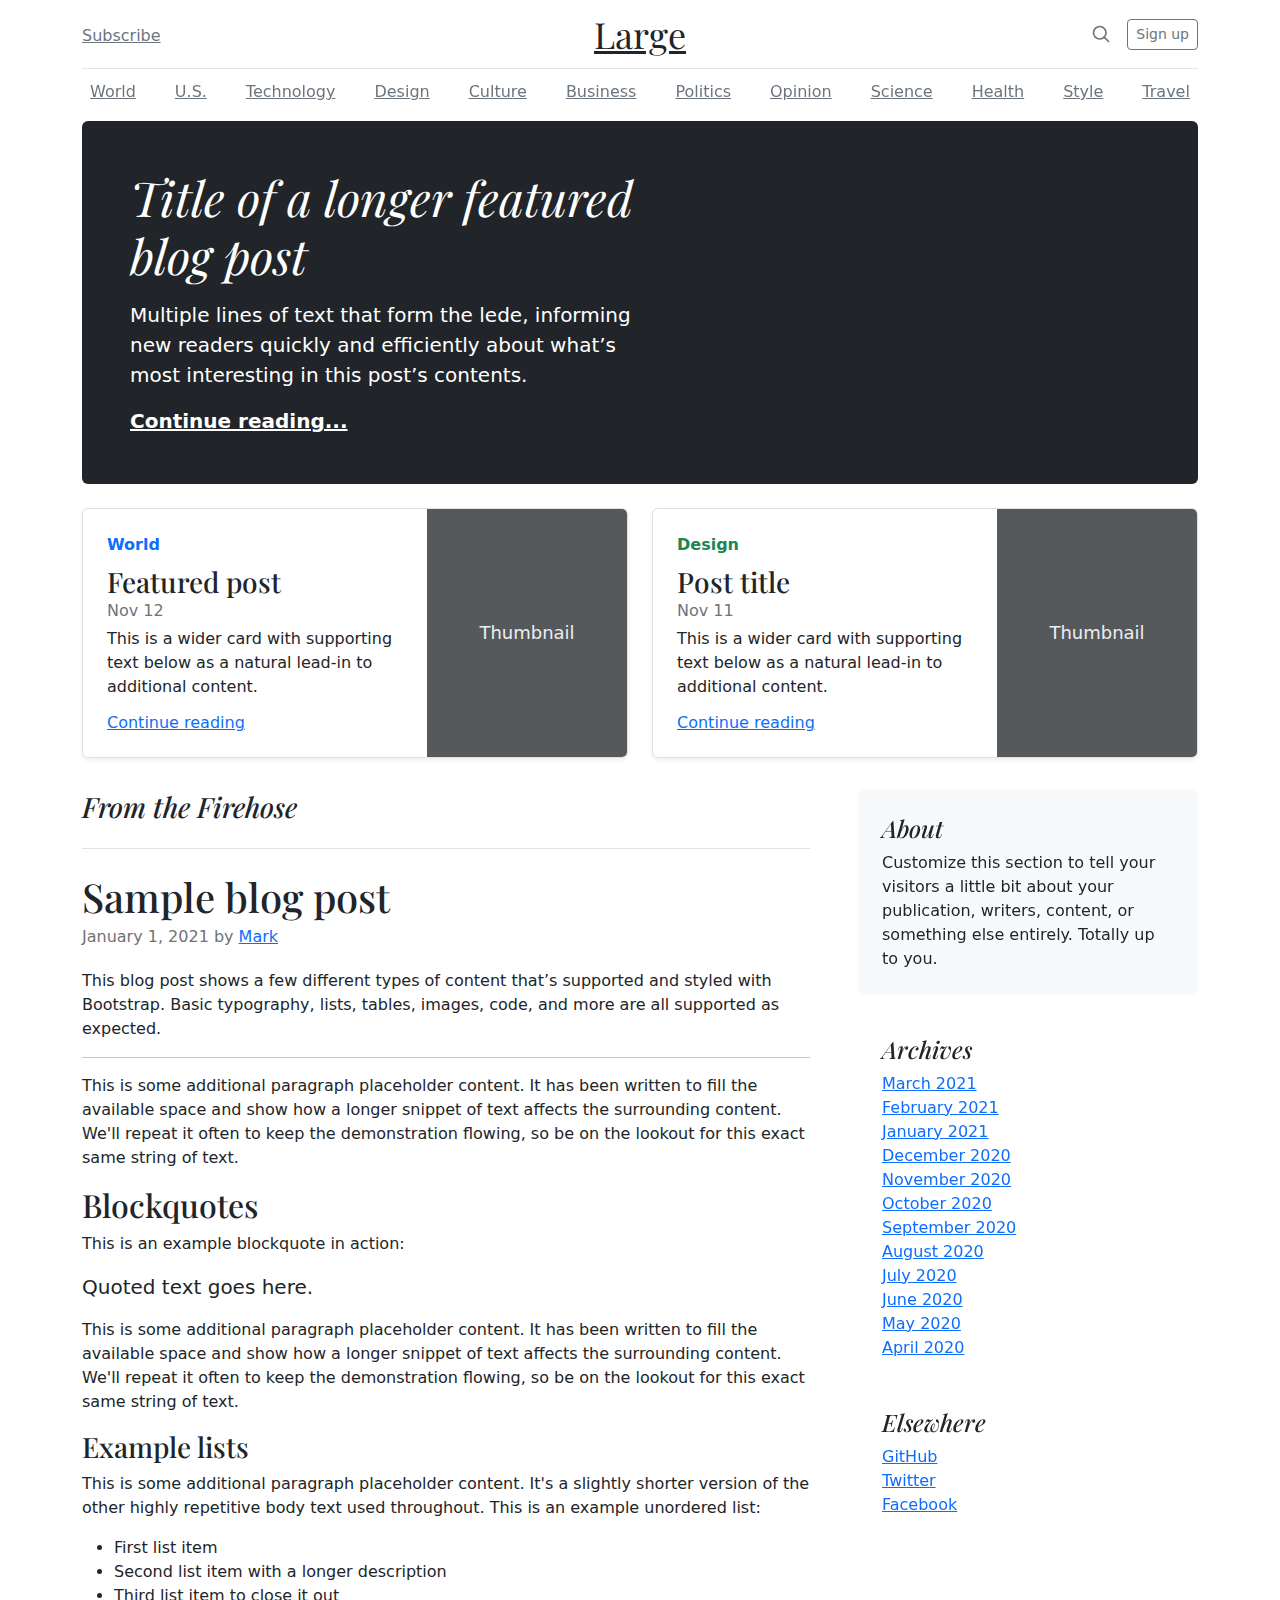
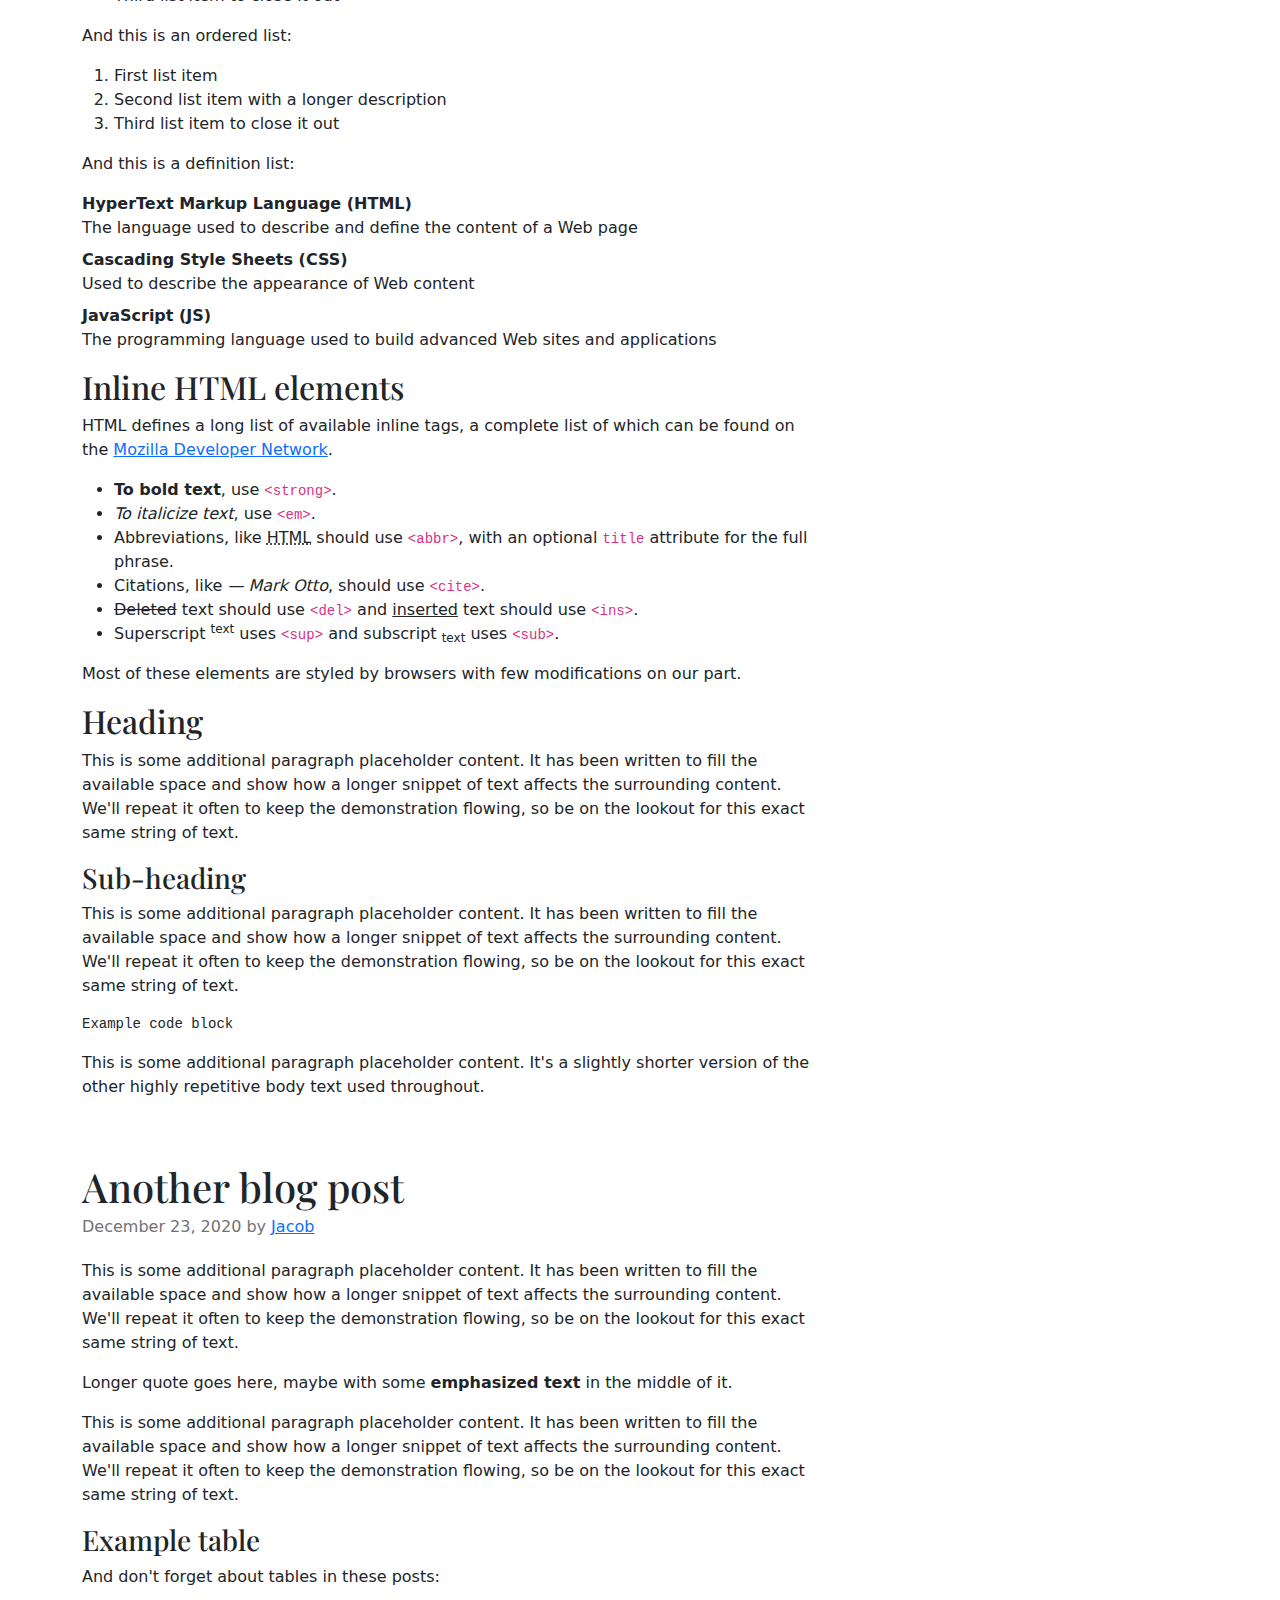
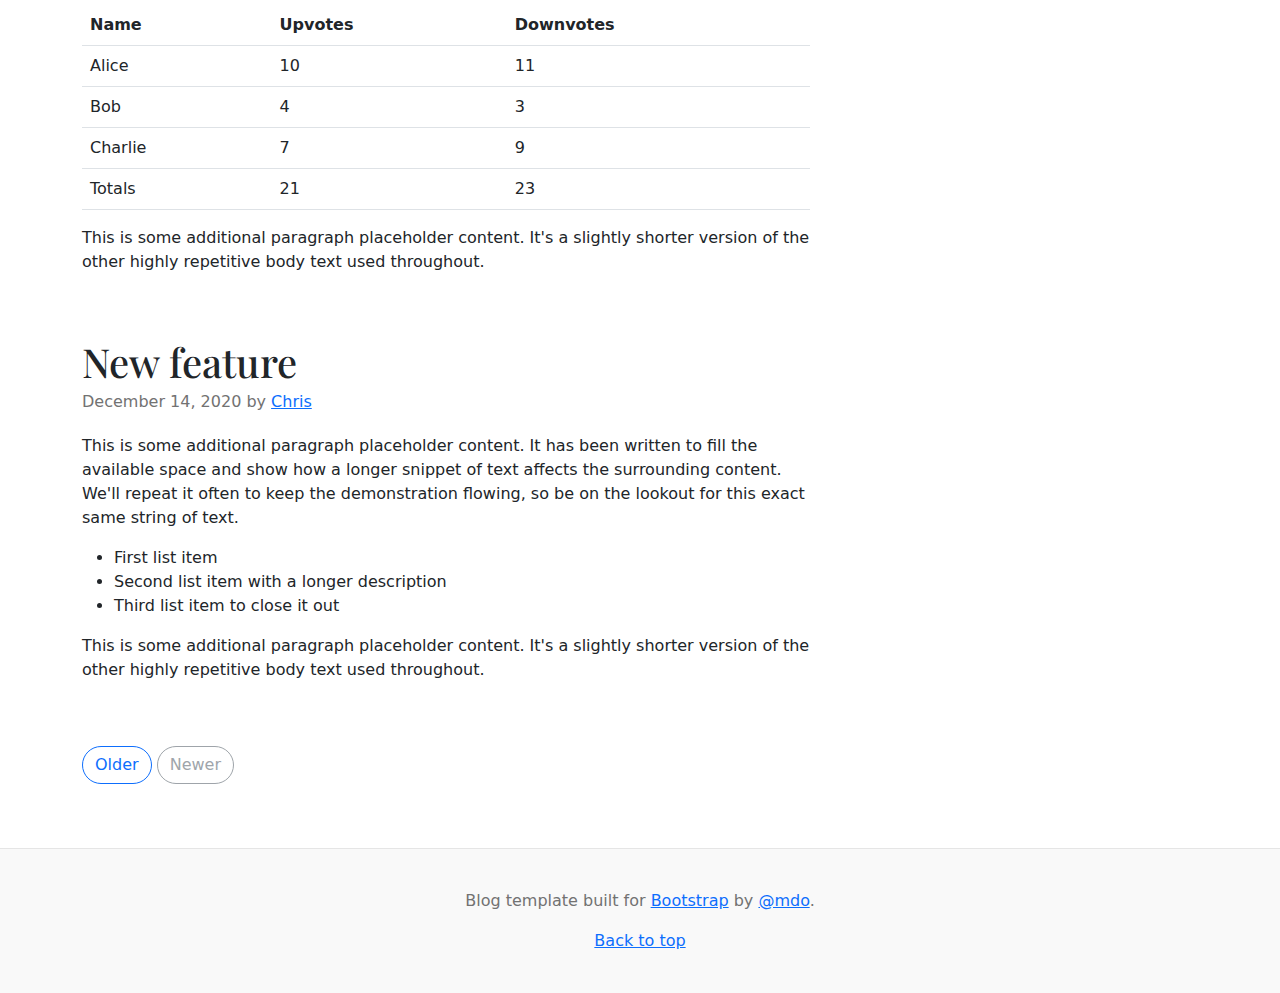
<file: CSS/bootstrap-5.2.3-examples/bootstrap-5.2.3-examples/blog/index.html>
<!doctype html>
<html lang="en">
  <head>
    <meta charset="utf-8">
    <meta name="viewport" content="width=device-width, initial-scale=1">
    <meta name="description" content="">
    <meta name="author" content="Mark Otto, Jacob Thornton, and Bootstrap contributors">
    <meta name="generator" content="Hugo 0.104.2">
    <title>Blog Template · Bootstrap v5.2</title>

    <link rel="canonical" href="https://getbootstrap.com/docs/5.2/examples/blog/">

    

    

<link href="../assets/dist/css/bootstrap.min.css" rel="stylesheet">

    <style>
      .bd-placeholder-img {
        font-size: 1.125rem;
        text-anchor: middle;
        -webkit-user-select: none;
        -moz-user-select: none;
        user-select: none;
      }

      @media (min-width: 768px) {
        .bd-placeholder-img-lg {
          font-size: 3.5rem;
        }
      }

      .b-example-divider {
        height: 3rem;
        background-color: rgba(0, 0, 0, .1);
        border: solid rgba(0, 0, 0, .15);
        border-width: 1px 0;
        box-shadow: inset 0 .5em 1.5em rgba(0, 0, 0, .1), inset 0 .125em .5em rgba(0, 0, 0, .15);
      }

      .b-example-vr {
        flex-shrink: 0;
        width: 1.5rem;
        height: 100vh;
      }

      .bi {
        vertical-align: -.125em;
        fill: currentColor;
      }

      .nav-scroller {
        position: relative;
        z-index: 2;
        height: 2.75rem;
        overflow-y: hidden;
      }

      .nav-scroller .nav {
        display: flex;
        flex-wrap: nowrap;
        padding-bottom: 1rem;
        margin-top: -1px;
        overflow-x: auto;
        text-align: center;
        white-space: nowrap;
        -webkit-overflow-scrolling: touch;
      }
    </style>

    
    <!-- Custom styles for this template -->
    <link href="https://fonts.googleapis.com/css?family=Playfair&#43;Display:700,900&amp;display=swap" rel="stylesheet">
    <!-- Custom styles for this template -->
    <link href="blog.css" rel="stylesheet">
  </head>
  <body>
    
<div class="container">
  <header class="blog-header lh-1 py-3">
    <div class="row flex-nowrap justify-content-between align-items-center">
      <div class="col-4 pt-1">
        <a class="link-secondary" href="#">Subscribe</a>
      </div>
      <div class="col-4 text-center">
        <a class="blog-header-logo text-dark" href="#">Large</a>
      </div>
      <div class="col-4 d-flex justify-content-end align-items-center">
        <a class="link-secondary" href="#" aria-label="Search">
          <svg xmlns="http://www.w3.org/2000/svg" width="20" height="20" fill="none" stroke="currentColor" stroke-linecap="round" stroke-linejoin="round" stroke-width="2" class="mx-3" role="img" viewBox="0 0 24 24"><title>Search</title><circle cx="10.5" cy="10.5" r="7.5"/><path d="M21 21l-5.2-5.2"/></svg>
        </a>
        <a class="btn btn-sm btn-outline-secondary" href="#">Sign up</a>
      </div>
    </div>
  </header>

  <div class="nav-scroller py-1 mb-2">
    <nav class="nav d-flex justify-content-between">
      <a class="p-2 link-secondary" href="#">World</a>
      <a class="p-2 link-secondary" href="#">U.S.</a>
      <a class="p-2 link-secondary" href="#">Technology</a>
      <a class="p-2 link-secondary" href="#">Design</a>
      <a class="p-2 link-secondary" href="#">Culture</a>
      <a class="p-2 link-secondary" href="#">Business</a>
      <a class="p-2 link-secondary" href="#">Politics</a>
      <a class="p-2 link-secondary" href="#">Opinion</a>
      <a class="p-2 link-secondary" href="#">Science</a>
      <a class="p-2 link-secondary" href="#">Health</a>
      <a class="p-2 link-secondary" href="#">Style</a>
      <a class="p-2 link-secondary" href="#">Travel</a>
    </nav>
  </div>
</div>

<main class="container">
  <div class="p-4 p-md-5 mb-4 rounded text-bg-dark">
    <div class="col-md-6 px-0">
      <h1 class="display-4 fst-italic">Title of a longer featured blog post</h1>
      <p class="lead my-3">Multiple lines of text that form the lede, informing new readers quickly and efficiently about what’s most interesting in this post’s contents.</p>
      <p class="lead mb-0"><a href="#" class="text-white fw-bold">Continue reading...</a></p>
    </div>
  </div>

  <div class="row mb-2">
    <div class="col-md-6">
      <div class="row g-0 border rounded overflow-hidden flex-md-row mb-4 shadow-sm h-md-250 position-relative">
        <div class="col p-4 d-flex flex-column position-static">
          <strong class="d-inline-block mb-2 text-primary">World</strong>
          <h3 class="mb-0">Featured post</h3>
          <div class="mb-1 text-muted">Nov 12</div>
          <p class="card-text mb-auto">This is a wider card with supporting text below as a natural lead-in to additional content.</p>
          <a href="#" class="stretched-link">Continue reading</a>
        </div>
        <div class="col-auto d-none d-lg-block">
          <svg class="bd-placeholder-img" width="200" height="250" xmlns="http://www.w3.org/2000/svg" role="img" aria-label="Placeholder: Thumbnail" preserveAspectRatio="xMidYMid slice" focusable="false"><title>Placeholder</title><rect width="100%" height="100%" fill="#55595c"/><text x="50%" y="50%" fill="#eceeef" dy=".3em">Thumbnail</text></svg>

        </div>
      </div>
    </div>
    <div class="col-md-6">
      <div class="row g-0 border rounded overflow-hidden flex-md-row mb-4 shadow-sm h-md-250 position-relative">
        <div class="col p-4 d-flex flex-column position-static">
          <strong class="d-inline-block mb-2 text-success">Design</strong>
          <h3 class="mb-0">Post title</h3>
          <div class="mb-1 text-muted">Nov 11</div>
          <p class="mb-auto">This is a wider card with supporting text below as a natural lead-in to additional content.</p>
          <a href="#" class="stretched-link">Continue reading</a>
        </div>
        <div class="col-auto d-none d-lg-block">
          <svg class="bd-placeholder-img" width="200" height="250" xmlns="http://www.w3.org/2000/svg" role="img" aria-label="Placeholder: Thumbnail" preserveAspectRatio="xMidYMid slice" focusable="false"><title>Placeholder</title><rect width="100%" height="100%" fill="#55595c"/><text x="50%" y="50%" fill="#eceeef" dy=".3em">Thumbnail</text></svg>

        </div>
      </div>
    </div>
  </div>

  <div class="row g-5">
    <div class="col-md-8">
      <h3 class="pb-4 mb-4 fst-italic border-bottom">
        From the Firehose
      </h3>

      <article class="blog-post">
        <h2 class="blog-post-title mb-1">Sample blog post</h2>
        <p class="blog-post-meta">January 1, 2021 by <a href="#">Mark</a></p>

        <p>This blog post shows a few different types of content that’s supported and styled with Bootstrap. Basic typography, lists, tables, images, code, and more are all supported as expected.</p>
        <hr>
        <p>This is some additional paragraph placeholder content. It has been written to fill the available space and show how a longer snippet of text affects the surrounding content. We'll repeat it often to keep the demonstration flowing, so be on the lookout for this exact same string of text.</p>
        <h2>Blockquotes</h2>
        <p>This is an example blockquote in action:</p>
        <blockquote class="blockquote">
          <p>Quoted text goes here.</p>
        </blockquote>
        <p>This is some additional paragraph placeholder content. It has been written to fill the available space and show how a longer snippet of text affects the surrounding content. We'll repeat it often to keep the demonstration flowing, so be on the lookout for this exact same string of text.</p>
        <h3>Example lists</h3>
        <p>This is some additional paragraph placeholder content. It's a slightly shorter version of the other highly repetitive body text used throughout. This is an example unordered list:</p>
        <ul>
          <li>First list item</li>
          <li>Second list item with a longer description</li>
          <li>Third list item to close it out</li>
        </ul>
        <p>And this is an ordered list:</p>
        <ol>
          <li>First list item</li>
          <li>Second list item with a longer description</li>
          <li>Third list item to close it out</li>
        </ol>
        <p>And this is a definition list:</p>
        <dl>
          <dt>HyperText Markup Language (HTML)</dt>
          <dd>The language used to describe and define the content of a Web page</dd>
          <dt>Cascading Style Sheets (CSS)</dt>
          <dd>Used to describe the appearance of Web content</dd>
          <dt>JavaScript (JS)</dt>
          <dd>The programming language used to build advanced Web sites and applications</dd>
        </dl>
        <h2>Inline HTML elements</h2>
        <p>HTML defines a long list of available inline tags, a complete list of which can be found on the <a href="https://developer.mozilla.org/en-US/docs/Web/HTML/Element">Mozilla Developer Network</a>.</p>
        <ul>
          <li><strong>To bold text</strong>, use <code class="language-plaintext highlighter-rouge">&lt;strong&gt;</code>.</li>
          <li><em>To italicize text</em>, use <code class="language-plaintext highlighter-rouge">&lt;em&gt;</code>.</li>
          <li>Abbreviations, like <abbr title="HyperText Markup Language">HTML</abbr> should use <code class="language-plaintext highlighter-rouge">&lt;abbr&gt;</code>, with an optional <code class="language-plaintext highlighter-rouge">title</code> attribute for the full phrase.</li>
          <li>Citations, like <cite>— Mark Otto</cite>, should use <code class="language-plaintext highlighter-rouge">&lt;cite&gt;</code>.</li>
          <li><del>Deleted</del> text should use <code class="language-plaintext highlighter-rouge">&lt;del&gt;</code> and <ins>inserted</ins> text should use <code class="language-plaintext highlighter-rouge">&lt;ins&gt;</code>.</li>
          <li>Superscript <sup>text</sup> uses <code class="language-plaintext highlighter-rouge">&lt;sup&gt;</code> and subscript <sub>text</sub> uses <code class="language-plaintext highlighter-rouge">&lt;sub&gt;</code>.</li>
        </ul>
        <p>Most of these elements are styled by browsers with few modifications on our part.</p>
        <h2>Heading</h2>
        <p>This is some additional paragraph placeholder content. It has been written to fill the available space and show how a longer snippet of text affects the surrounding content. We'll repeat it often to keep the demonstration flowing, so be on the lookout for this exact same string of text.</p>
        <h3>Sub-heading</h3>
        <p>This is some additional paragraph placeholder content. It has been written to fill the available space and show how a longer snippet of text affects the surrounding content. We'll repeat it often to keep the demonstration flowing, so be on the lookout for this exact same string of text.</p>
        <pre><code>Example code block</code></pre>
        <p>This is some additional paragraph placeholder content. It's a slightly shorter version of the other highly repetitive body text used throughout.</p>
      </article>

      <article class="blog-post">
        <h2 class="blog-post-title mb-1">Another blog post</h2>
        <p class="blog-post-meta">December 23, 2020 by <a href="#">Jacob</a></p>

        <p>This is some additional paragraph placeholder content. It has been written to fill the available space and show how a longer snippet of text affects the surrounding content. We'll repeat it often to keep the demonstration flowing, so be on the lookout for this exact same string of text.</p>
        <blockquote>
          <p>Longer quote goes here, maybe with some <strong>emphasized text</strong> in the middle of it.</p>
        </blockquote>
        <p>This is some additional paragraph placeholder content. It has been written to fill the available space and show how a longer snippet of text affects the surrounding content. We'll repeat it often to keep the demonstration flowing, so be on the lookout for this exact same string of text.</p>
        <h3>Example table</h3>
        <p>And don't forget about tables in these posts:</p>
        <table class="table">
          <thead>
            <tr>
              <th>Name</th>
              <th>Upvotes</th>
              <th>Downvotes</th>
            </tr>
          </thead>
          <tbody>
            <tr>
              <td>Alice</td>
              <td>10</td>
              <td>11</td>
            </tr>
            <tr>
              <td>Bob</td>
              <td>4</td>
              <td>3</td>
            </tr>
            <tr>
              <td>Charlie</td>
              <td>7</td>
              <td>9</td>
            </tr>
          </tbody>
          <tfoot>
            <tr>
              <td>Totals</td>
              <td>21</td>
              <td>23</td>
            </tr>
          </tfoot>
        </table>

        <p>This is some additional paragraph placeholder content. It's a slightly shorter version of the other highly repetitive body text used throughout.</p>
      </article>

      <article class="blog-post">
        <h2 class="blog-post-title mb-1">New feature</h2>
        <p class="blog-post-meta">December 14, 2020 by <a href="#">Chris</a></p>

        <p>This is some additional paragraph placeholder content. It has been written to fill the available space and show how a longer snippet of text affects the surrounding content. We'll repeat it often to keep the demonstration flowing, so be on the lookout for this exact same string of text.</p>
        <ul>
          <li>First list item</li>
          <li>Second list item with a longer description</li>
          <li>Third list item to close it out</li>
        </ul>
        <p>This is some additional paragraph placeholder content. It's a slightly shorter version of the other highly repetitive body text used throughout.</p>
      </article>

      <nav class="blog-pagination" aria-label="Pagination">
        <a class="btn btn-outline-primary rounded-pill" href="#">Older</a>
        <a class="btn btn-outline-secondary rounded-pill disabled">Newer</a>
      </nav>

    </div>

    <div class="col-md-4">
      <div class="position-sticky" style="top: 2rem;">
        <div class="p-4 mb-3 bg-light rounded">
          <h4 class="fst-italic">About</h4>
          <p class="mb-0">Customize this section to tell your visitors a little bit about your publication, writers, content, or something else entirely. Totally up to you.</p>
        </div>

        <div class="p-4">
          <h4 class="fst-italic">Archives</h4>
          <ol class="list-unstyled mb-0">
            <li><a href="#">March 2021</a></li>
            <li><a href="#">February 2021</a></li>
            <li><a href="#">January 2021</a></li>
            <li><a href="#">December 2020</a></li>
            <li><a href="#">November 2020</a></li>
            <li><a href="#">October 2020</a></li>
            <li><a href="#">September 2020</a></li>
            <li><a href="#">August 2020</a></li>
            <li><a href="#">July 2020</a></li>
            <li><a href="#">June 2020</a></li>
            <li><a href="#">May 2020</a></li>
            <li><a href="#">April 2020</a></li>
          </ol>
        </div>

        <div class="p-4">
          <h4 class="fst-italic">Elsewhere</h4>
          <ol class="list-unstyled">
            <li><a href="#">GitHub</a></li>
            <li><a href="#">Twitter</a></li>
            <li><a href="#">Facebook</a></li>
          </ol>
        </div>
      </div>
    </div>
  </div>

</main>

<footer class="blog-footer">
  <p>Blog template built for <a href="https://getbootstrap.com/">Bootstrap</a> by <a href="https://twitter.com/mdo">@mdo</a>.</p>
  <p>
    <a href="#">Back to top</a>
  </p>
</footer>


    
  </body>
</html>
</file>
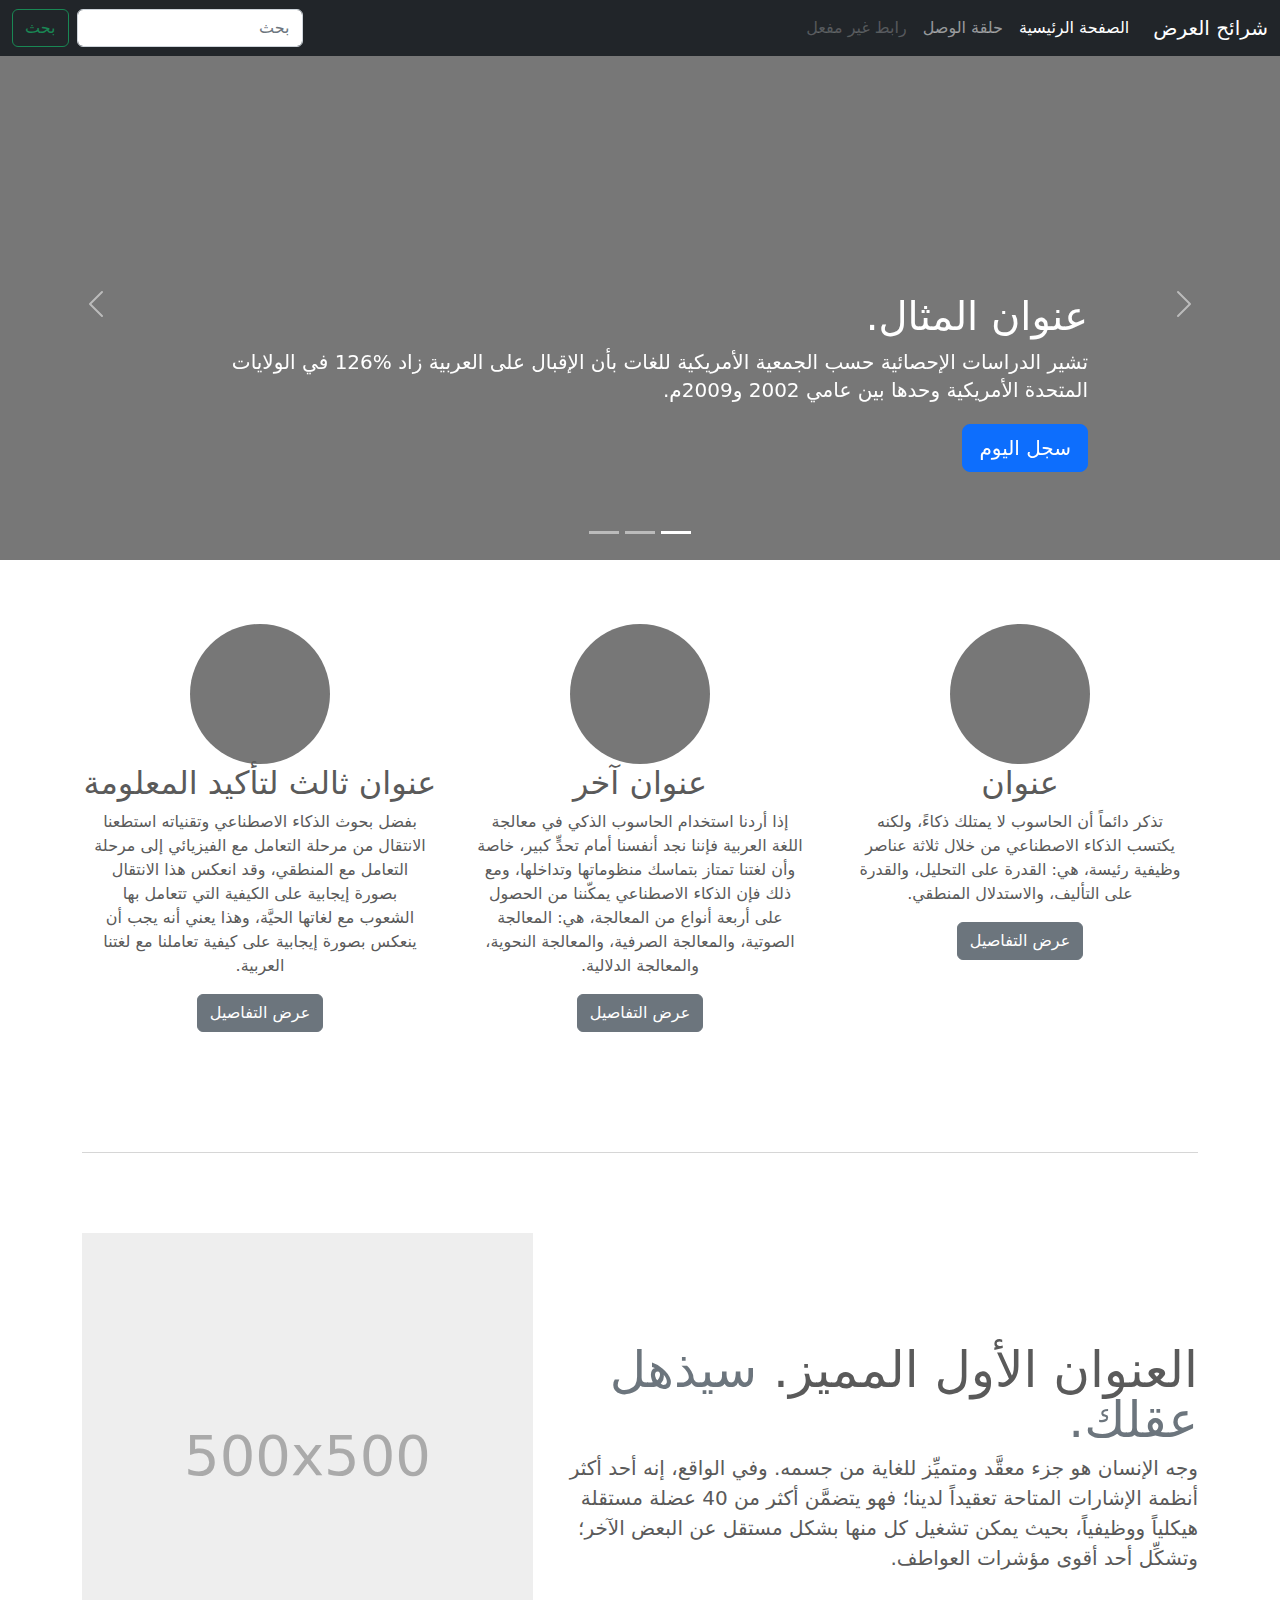
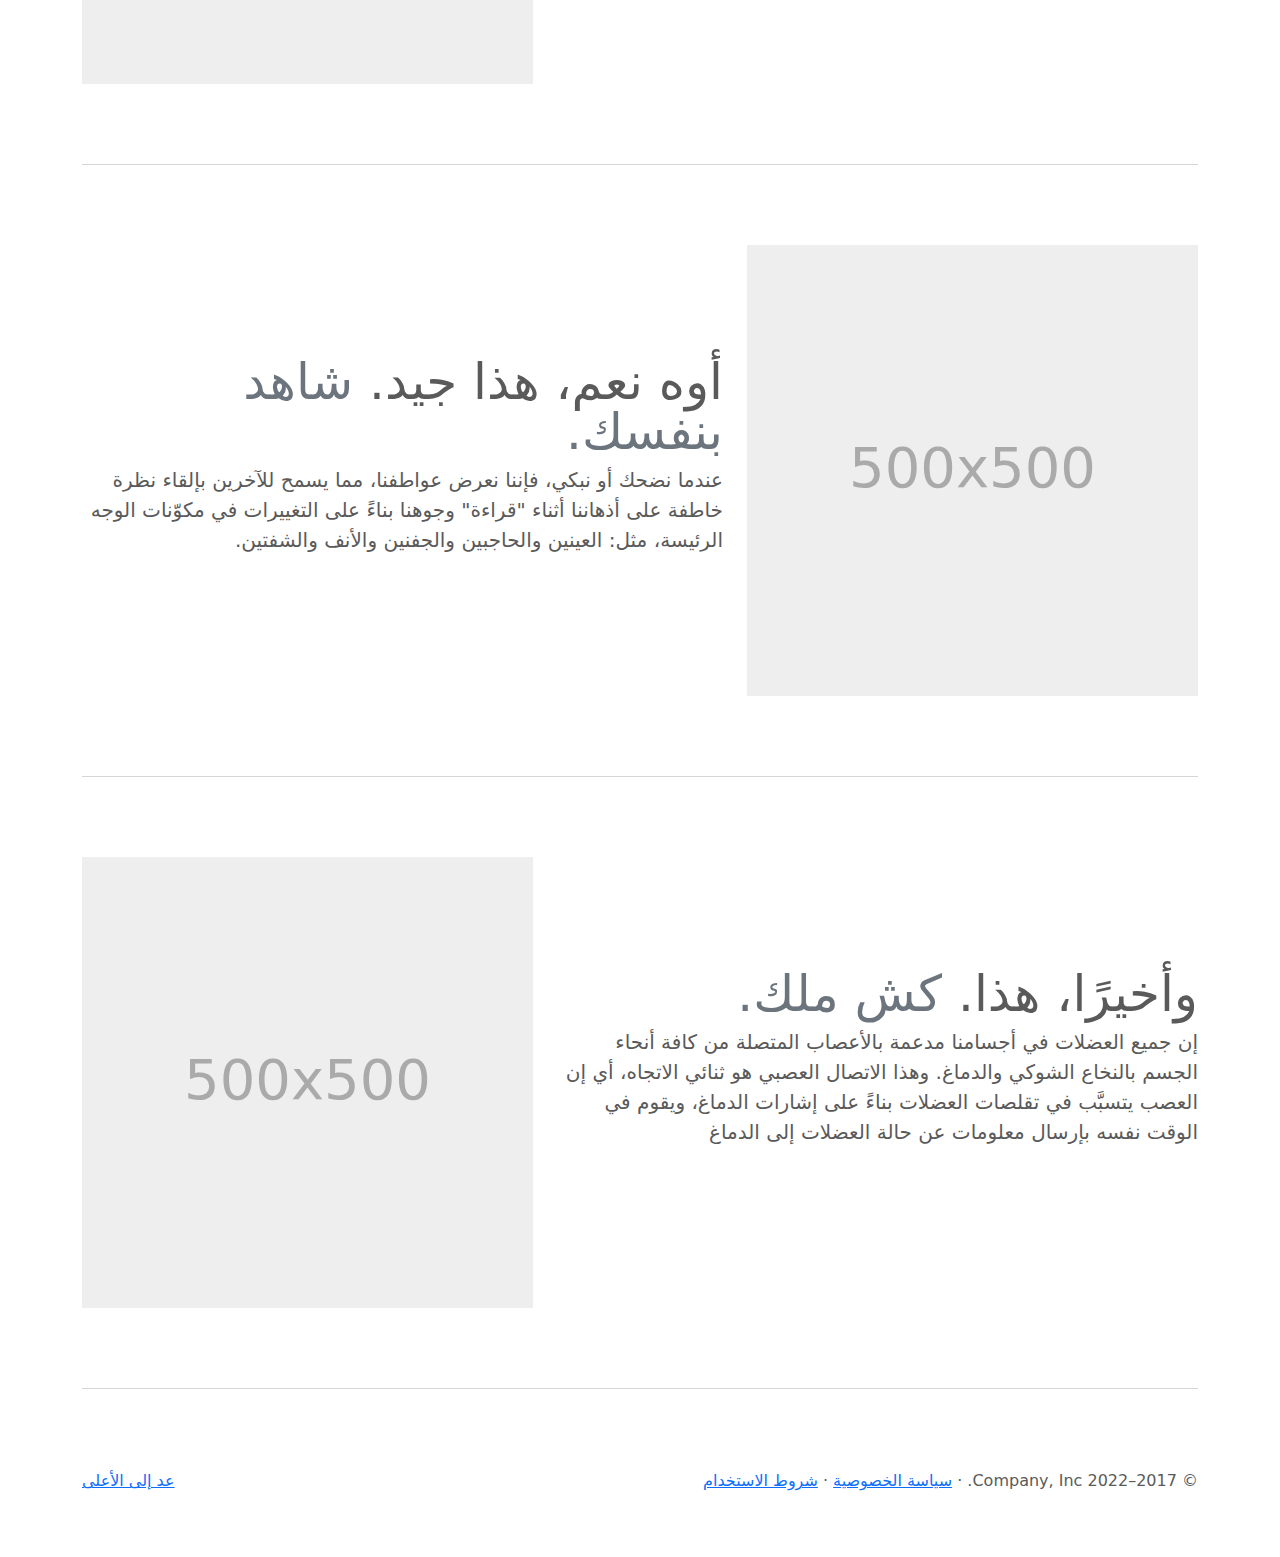
<file: CSS/bootstrap-5.2.3-examples/bootstrap-5.2.3-examples/carousel-rtl/index.html>
<!doctype html>
<html lang="ar" dir="rtl">
  <head>
    <meta charset="utf-8">
    <meta name="viewport" content="width=device-width, initial-scale=1">
    <meta name="description" content="">
    <meta name="author" content="Mark Otto, Jacob Thornton, and Bootstrap contributors">
    <meta name="generator" content="Hugo 0.104.2">
    <title>قالب  شرائح العرض · Bootstrap v5.2</title>

    <link rel="canonical" href="https://getbootstrap.com/docs/5.2/examples/carousel-rtl/">

    

    

<link href="../assets/dist/css/bootstrap.rtl.min.css" rel="stylesheet">

    <style>
      .bd-placeholder-img {
        font-size: 1.125rem;
        text-anchor: middle;
        -webkit-user-select: none;
        -moz-user-select: none;
        user-select: none;
      }

      @media (min-width: 768px) {
        .bd-placeholder-img-lg {
          font-size: 3.5rem;
        }
      }

      .b-example-divider {
        height: 3rem;
        background-color: rgba(0, 0, 0, .1);
        border: solid rgba(0, 0, 0, .15);
        border-width: 1px 0;
        box-shadow: inset 0 .5em 1.5em rgba(0, 0, 0, .1), inset 0 .125em .5em rgba(0, 0, 0, .15);
      }

      .b-example-vr {
        flex-shrink: 0;
        width: 1.5rem;
        height: 100vh;
      }

      .bi {
        vertical-align: -.125em;
        fill: currentColor;
      }

      .nav-scroller {
        position: relative;
        z-index: 2;
        height: 2.75rem;
        overflow-y: hidden;
      }

      .nav-scroller .nav {
        display: flex;
        flex-wrap: nowrap;
        padding-bottom: 1rem;
        margin-top: -1px;
        overflow-x: auto;
        text-align: center;
        white-space: nowrap;
        -webkit-overflow-scrolling: touch;
      }
    </style>

    
    <!-- Custom styles for this template -->
    <link href="../carousel/carousel.rtl.css" rel="stylesheet">
  </head>
  <body>
    
<header>
  <nav class="navbar navbar-expand-md navbar-dark fixed-top bg-dark">
    <div class="container-fluid">
      <a class="navbar-brand" href="#">شرائح العرض</a>
      <button class="navbar-toggler" type="button" data-bs-toggle="collapse" data-bs-target="#navbarCollapse" aria-controls="navbarCollapse" aria-expanded="false" aria-label="تبديل التنقل">
        <span class="navbar-toggler-icon"></span>
      </button>
      <div class="collapse navbar-collapse" id="navbarCollapse">
        <ul class="navbar-nav me-auto mb-2 mb-md-0">
          <li class="nav-item">
            <a class="nav-link active" aria-current="page" href="#">الصفحة الرئيسية</a>
          </li>
          <li class="nav-item">
            <a class="nav-link" href="#">حلقة الوصل</a>
          </li>
          <li class="nav-item">
            <a class="nav-link disabled">رابط غير مفعل</a>
          </li>
        </ul>
        <form class="d-flex" role="search">
          <input class="form-control me-2" type="search" placeholder="بحث" aria-label="بحث">
          <button class="btn btn-outline-success" type="submit">بحث</button>
        </form>
      </div>
    </div>
  </nav>
</header>

<main>

  <div id="myCarousel" class="carousel slide" data-bs-ride="carousel">
    <div class="carousel-indicators">
      <button type="button" data-bs-target="#myCarousel" data-bs-slide-to="0" class="active" aria-current="true" aria-label="Slide 1"></button>
      <button type="button" data-bs-target="#myCarousel" data-bs-slide-to="1" aria-label="Slide 2"></button>
      <button type="button" data-bs-target="#myCarousel" data-bs-slide-to="2" aria-label="Slide 3"></button>
    </div>
    <div class="carousel-inner">
      <div class="carousel-item active">
        <svg class="bd-placeholder-img" width="100%" height="100%" xmlns="http://www.w3.org/2000/svg" aria-hidden="true" preserveAspectRatio="xMidYMid slice" focusable="false"><rect width="100%" height="100%" fill="#777"/></svg>

        <div class="container">
          <div class="carousel-caption text-start">
            <h1>عنوان المثال.</h1>
            <p>تشير الدراسات الإحصائية حسب الجمعية الأمريكية للغات بأن الإقبال على العربية زاد %126 في الولايات المتحدة الأمريكية وحدها بين عامي 2002 و2009م.</p>
            <p><a class="btn btn-lg btn-primary" href="#">سجل اليوم</a></p>
          </div>
        </div>
      </div>
      <div class="carousel-item">
        <svg class="bd-placeholder-img" width="100%" height="100%" xmlns="http://www.w3.org/2000/svg" aria-hidden="true" preserveAspectRatio="xMidYMid slice" focusable="false"><rect width="100%" height="100%" fill="#777"/></svg>

        <div class="container">
          <div class="carousel-caption">
            <h1>عنوان مثال آخر.</h1>
            <p>حسب المجلس الثقافي البريطاني فإن تعليم الإنجليزية داخل بريطانيا يسهم في تعزيز اقتصادها بما يتجاوز ملياري جنيه سنوياً، كما أنه وفر أكثر من 26 ألف وظيفة.</p>
            <p><a class="btn btn-lg btn-primary" href="#">أعرف أكثر</a></p>
          </div>
        </div>
      </div>
      <div class="carousel-item">
        <svg class="bd-placeholder-img" width="100%" height="100%" xmlns="http://www.w3.org/2000/svg" aria-hidden="true" preserveAspectRatio="xMidYMid slice" focusable="false"><rect width="100%" height="100%" fill="#777"/></svg>

        <div class="container">
          <div class="carousel-caption text-end">
            <h1>واحد أكثر لقياس جيد.</h1>
            <p>الإحصاءات لحجم الاستثمار اللغوي خارج بريطانيا تتفاوت من سنة لأخرى إلا أن المدير التنفيذي للمجلس الثقافي البريطاني إدي بايرز يرى أن استثمار تعليم الإنجليزية في الخارج لا يحسب على المستوى المالي فحسب بل على المستوى السياسي أيضاً.</p>
            <p><a class="btn btn-lg btn-primary" href="#">تصفح المعرض</a></p>
          </div>
        </div>
      </div>
    </div>
    <button class="carousel-control-prev" type="button" data-bs-target="#myCarousel" data-bs-slide="prev">
      <span class="carousel-control-prev-icon" aria-hidden="true"></span>
      <span class="visually-hidden">السابق</span>
    </button>
    <button class="carousel-control-next" type="button" data-bs-target="#myCarousel" data-bs-slide="next">
      <span class="carousel-control-next-icon" aria-hidden="true"></span>
      <span class="visually-hidden">التالي</span>
    </button>
  </div>


  <!-- Marketing messaging and featurettes
  ================================================== -->
  <!-- Wrap the rest of the page in another container to center all the content. -->

  <div class="container marketing">

    <!-- Three columns of text below the carousel -->
    <div class="row">
      <div class="col-lg-4">
        <svg class="bd-placeholder-img rounded-circle" width="140" height="140" xmlns="http://www.w3.org/2000/svg" role="img" aria-label="Placeholder: 140x140" preserveAspectRatio="xMidYMid slice" focusable="false"><title>Placeholder</title><rect width="100%" height="100%" fill="#777"/><text x="50%" y="50%" fill="#777" dy=".3em">140x140</text></svg>

        <h2 class="fw-normal">عنوان</h2>
        <p>تذكر دائماً أن الحاسوب لا يمتلك ذكاءً، ولكنه يكتسب الذكاء الاصطناعي من خلال ثلاثة عناصر وظيفية رئيسة، هي: القدرة على التحليل، والقدرة على التأليف، والاستدلال المنطقي.</p>
        <p><a class="btn btn-secondary" href="#">عرض التفاصيل</a></p>
      </div><!-- /.col-lg-4 -->
      <div class="col-lg-4">
        <svg class="bd-placeholder-img rounded-circle" width="140" height="140" xmlns="http://www.w3.org/2000/svg" role="img" aria-label="Placeholder: 140x140" preserveAspectRatio="xMidYMid slice" focusable="false"><title>Placeholder</title><rect width="100%" height="100%" fill="#777"/><text x="50%" y="50%" fill="#777" dy=".3em">140x140</text></svg>

        <h2 class="fw-normal">عنوان آخر</h2>
        <p>إذا أردنا استخدام الحاسوب الذكي في معالجة اللغة العربية فإننا نجد أنفسنا أمام تحدٍّ كبير، خاصة وأن لغتنا تمتاز بتماسك منظوماتها وتداخلها، ومع ذلك فإن الذكاء الاصطناعي يمكّننا من الحصول على أربعة أنواع من المعالجة، هي: المعالجة الصوتية، والمعالجة الصرفية، والمعالجة النحوية، والمعالجة الدلالية.</p>
        <p><a class="btn btn-secondary" href="#">عرض التفاصيل</a></p>
      </div><!-- /.col-lg-4 -->
      <div class="col-lg-4">
        <svg class="bd-placeholder-img rounded-circle" width="140" height="140" xmlns="http://www.w3.org/2000/svg" role="img" aria-label="Placeholder: 140x140" preserveAspectRatio="xMidYMid slice" focusable="false"><title>Placeholder</title><rect width="100%" height="100%" fill="#777"/><text x="50%" y="50%" fill="#777" dy=".3em">140x140</text></svg>

        <h2 class="fw-normal">عنوان ثالث لتأكيد المعلومة</h2>
        <p>بفضل بحوث الذكاء الاصطناعي وتقنياته استطعنا الانتقال من مرحلة التعامل مع الفيزيائي إلى مرحلة التعامل مع المنطقي، وقد انعكس هذا الانتقال بصورة إيجابية على الكيفية التي تتعامل بها الشعوب مع لغاتها الحيَّة، وهذا يعني أنه يجب أن ينعكس بصورة إيجابية على كيفية تعاملنا مع لغتنا العربية.</p>
        <p><a class="btn btn-secondary" href="#">عرض التفاصيل</a></p>
      </div><!-- /.col-lg-4 -->
    </div><!-- /.row -->


    <!-- START THE FEATURETTES -->

    <hr class="featurette-divider">

    <div class="row featurette">
      <div class="col-md-7">
        <h2 class="featurette-heading fw-normal lh-1">العنوان الأول المميز. <span class="text-muted"> سيذهل عقلك. </span></h2>
        <p class="lead">وجه الإنسان هو جزء معقَّد ومتميِّز للغاية من جسمه. وفي الواقع، إنه أحد أكثر أنظمة الإشارات المتاحة تعقيداً لدينا؛ فهو يتضمَّن أكثر من 40 عضلة مستقلة هيكلياً ووظيفياً، بحيث يمكن تشغيل كل منها بشكل مستقل عن البعض الآخر؛ وتشكِّل أحد أقوى مؤشرات العواطف.</p>
      </div>
      <div class="col-md-5">
        <svg class="bd-placeholder-img bd-placeholder-img-lg featurette-image img-fluid mx-auto" width="500" height="500" xmlns="http://www.w3.org/2000/svg" role="img" aria-label="Placeholder: 500x500" preserveAspectRatio="xMidYMid slice" focusable="false"><title>Placeholder</title><rect width="100%" height="100%" fill="#eee"/><text x="50%" y="50%" fill="#aaa" dy=".3em">500x500</text></svg>

      </div>
    </div>

    <hr class="featurette-divider">

    <div class="row featurette">
      <div class="col-md-7 order-md-2">
        <h2 class="featurette-heading fw-normal lh-1">أوه نعم، هذا جيد. <span class="text-muted"> شاهد بنفسك. </span></h2>
        <p class="lead">عندما نضحك أو نبكي، فإننا نعرض عواطفنا، مما يسمح للآخرين بإلقاء نظرة خاطفة على أذهاننا أثناء "قراءة" وجوهنا بناءً على التغييرات في مكوّنات الوجه الرئيسة، مثل: العينين والحاجبين والجفنين والأنف والشفتين.</p>
      </div>
      <div class="col-md-5 order-md-1">
        <svg class="bd-placeholder-img bd-placeholder-img-lg featurette-image img-fluid mx-auto" width="500" height="500" xmlns="http://www.w3.org/2000/svg" role="img" aria-label="Placeholder: 500x500" preserveAspectRatio="xMidYMid slice" focusable="false"><title>Placeholder</title><rect width="100%" height="100%" fill="#eee"/><text x="50%" y="50%" fill="#aaa" dy=".3em">500x500</text></svg>

      </div>
    </div>

    <hr class="featurette-divider">

    <div class="row featurette">
      <div class="col-md-7">
        <h2 class="featurette-heading fw-normal lh-1">وأخيرًا، هذا. <span class="text-muted"> كش ملك. </span></h2>
        <p class="lead">إن جميع العضلات في أجسامنا مدعمة بالأعصاب المتصلة من كافة أنحاء الجسم بالنخاع الشوكي والدماغ. وهذا الاتصال العصبي هو ثنائي الاتجاه، أي إن العصب يتسبَّب في تقلصات العضلات بناءً على إشارات الدماغ، ويقوم في الوقت نفسه بإرسال معلومات عن حالة العضلات إلى الدماغ</p>
      </div>
      <div class="col-md-5">
        <svg class="bd-placeholder-img bd-placeholder-img-lg featurette-image img-fluid mx-auto" width="500" height="500" xmlns="http://www.w3.org/2000/svg" role="img" aria-label="Placeholder: 500x500" preserveAspectRatio="xMidYMid slice" focusable="false"><title>Placeholder</title><rect width="100%" height="100%" fill="#eee"/><text x="50%" y="50%" fill="#aaa" dy=".3em">500x500</text></svg>

      </div>
    </div>

    <hr class="featurette-divider">

    <!-- /END THE FEATURETTES -->

  </div><!-- /.container -->


  <!-- FOOTER -->
  <footer class="container">
    <p class="float-end"><a href="#">عد إلى الأعلى</a></p>
    <p>&copy; 2017–2022 Company, Inc. &middot; <a href="#">سياسة الخصوصية</a> &middot; <a href="#">شروط الاستخدام</a></p>
  </footer>
</main>


    <script src="../assets/dist/js/bootstrap.bundle.min.js"></script>

      
  </body>
</html>
</file>
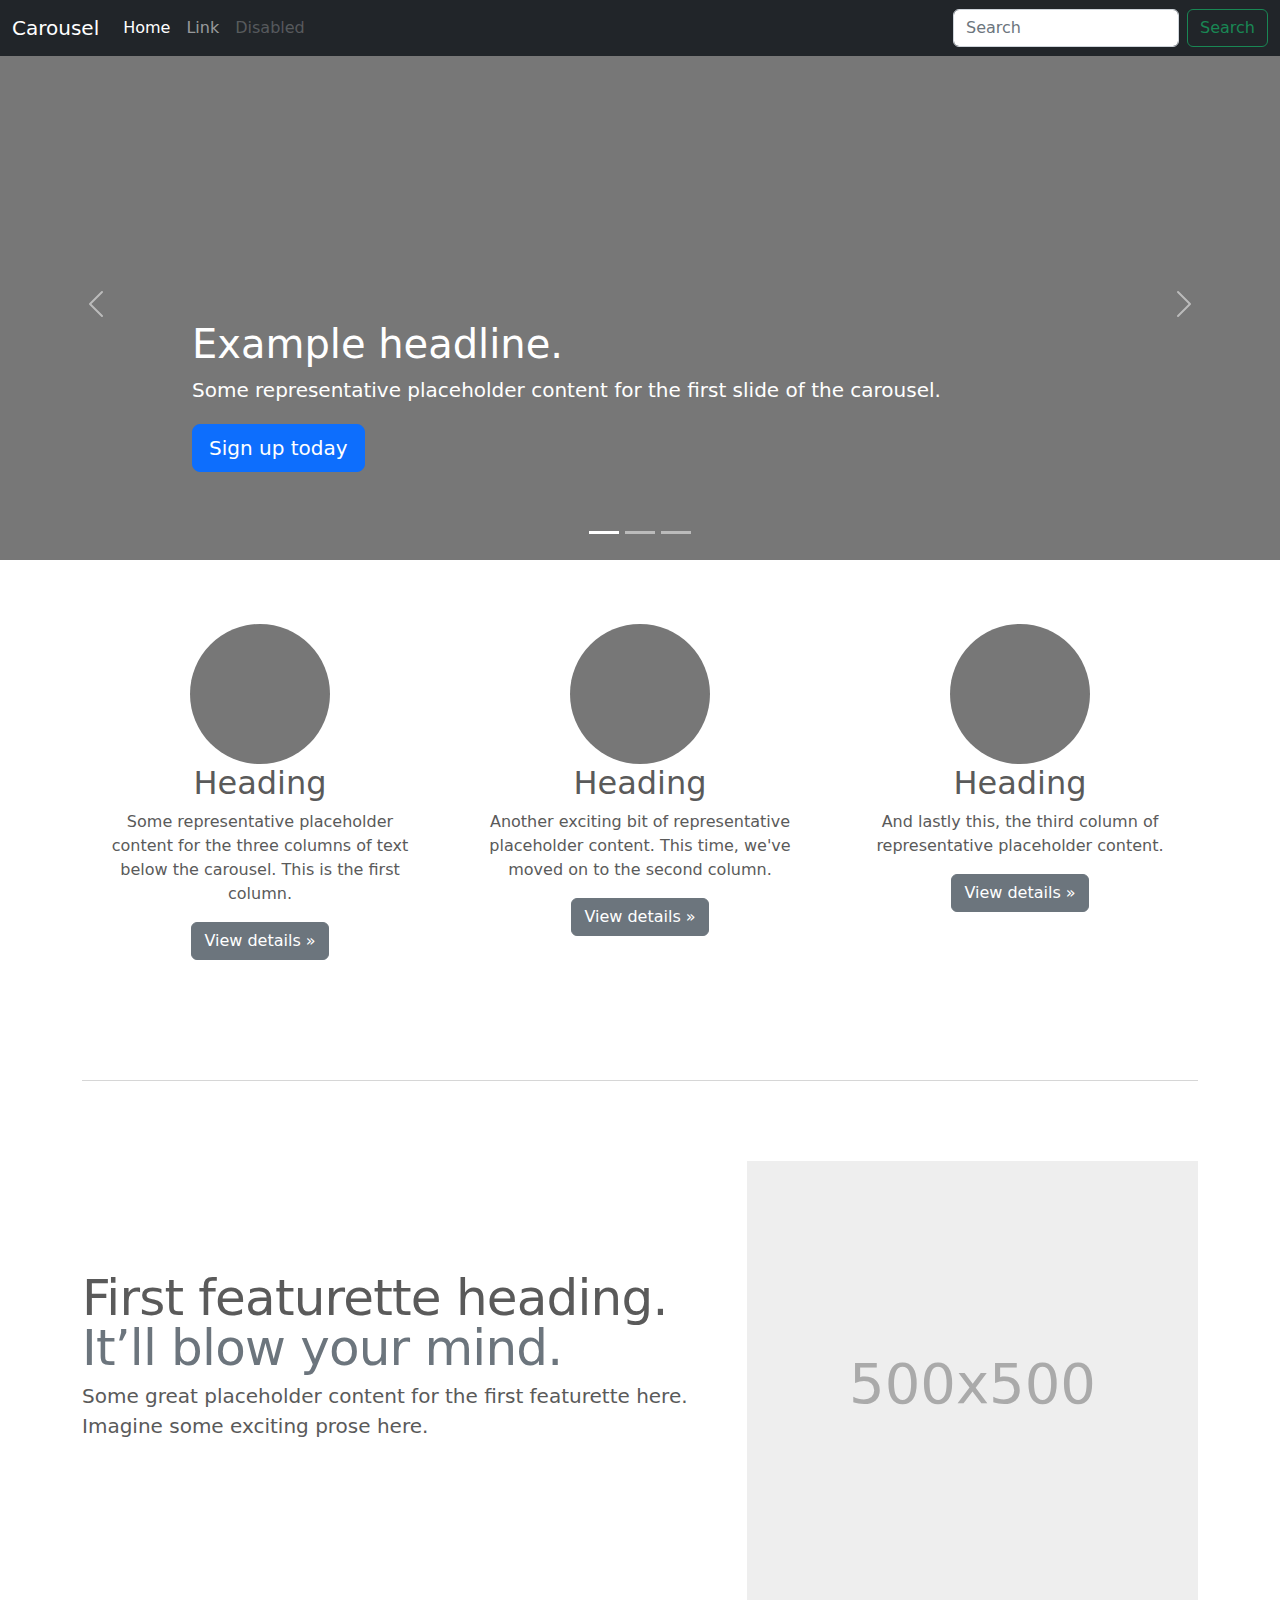
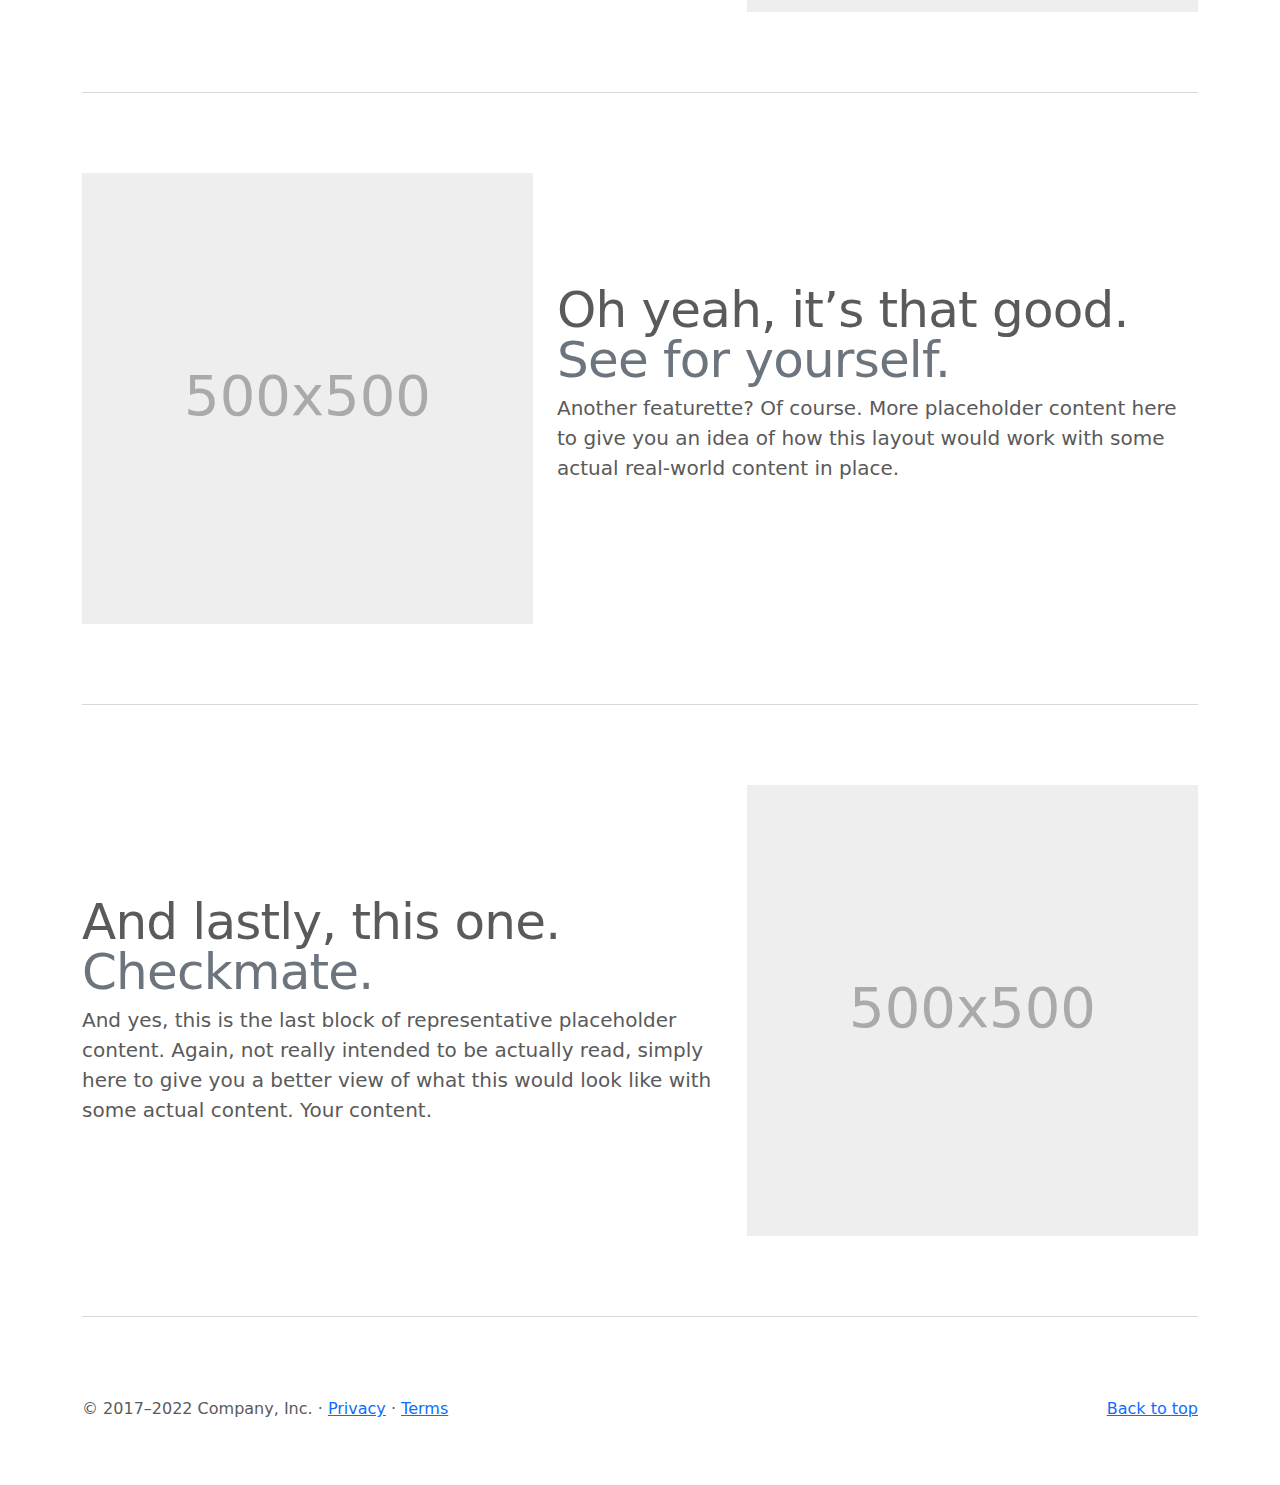
<file: CSS/bootstrap-5.2.3-examples/bootstrap-5.2.3-examples/carousel/index.html>
<!doctype html>
<html lang="en">
  <head>
    <meta charset="utf-8">
    <meta name="viewport" content="width=device-width, initial-scale=1">
    <meta name="description" content="">
    <meta name="author" content="Mark Otto, Jacob Thornton, and Bootstrap contributors">
    <meta name="generator" content="Hugo 0.104.2">
    <title>Carousel Template · Bootstrap v5.2</title>

    <link rel="canonical" href="https://getbootstrap.com/docs/5.2/examples/carousel/">

    <link rel="canonical" href="https://getbootstrap.com/docs/5.2/examples/carousel/car">





<link href="../assets/dist/css/bootstrap.min.css" rel="stylesheet">

    <style>
      .bd-placeholder-img {
        font-size: 1.125rem;
        text-anchor: middle;
        -webkit-user-select: none;
        -moz-user-select: none;
        user-select: none;
      }

      @media (min-width: 768px) {
        .bd-placeholder-img-lg {
          font-size: 3.5rem;
        }
      }

      .b-example-divider {
        height: 3rem;
        background-color: rgba(0, 0, 0, .1);
        border: solid rgba(0, 0, 0, .15);
        border-width: 1px 0;
        box-shadow: inset 0 .5em 1.5em rgba(0, 0, 0, .1), inset 0 .125em .5em rgba(0, 0, 0, .15);
      }

      .b-example-vr {
        flex-shrink: 0;
        width: 1.5rem;
        height: 100vh;
      }

      .bi {
        vertical-align: -.125em;
        fill: currentColor;
      }

      .nav-scroller {
        position: relative;
        z-index: 2;
        height: 2.75rem;
        overflow-y: hidden;
      }

      .nav-scroller .nav {
        display: flex;
        flex-wrap: nowrap;
        padding-bottom: 1rem;
        margin-top: -1px;
        overflow-x: auto;
        text-align: center;
        white-space: nowrap;
        -webkit-overflow-scrolling: touch;
      }
    </style>


    <!-- Custom styles for this template -->
    <link href="carousel.css" rel="stylesheet">
  </head>
  <body>

<header>
  <nav class="navbar navbar-expand-md navbar-dark fixed-top bg-dark">
    <div class="container-fluid">
      <a class="navbar-brand" href="#">Carousel</a>
      <button class="navbar-toggler" type="button" data-bs-toggle="collapse" data-bs-target="#navbarCollapse" aria-controls="navbarCollapse" aria-expanded="false" aria-label="Toggle navigation">
        <span class="navbar-toggler-icon"></span>
      </button>
      <div class="collapse navbar-collapse" id="navbarCollapse">
        <ul class="navbar-nav me-auto mb-2 mb-md-0">
          <li class="nav-item">
            <a class="nav-link active" aria-current="page" href="#">Home</a>
          </li>
          <li class="nav-item">
            <a class="nav-link" href="#">Link</a>
          </li>
          <li class="nav-item">
            <a class="nav-link disabled">Disabled</a>
          </li>
        </ul>
        <form class="d-flex" role="search">
          <input class="form-control me-2" type="search" placeholder="Search" aria-label="Search">
          <button class="btn btn-outline-success" type="submit">Search</button>
        </form>
      </div>
    </div>
  </nav>
</header>

<main>

  <div id="myCarousel" class="carousel slide" data-bs-ride="carousel">
    <div class="carousel-indicators">
      <button type="button" data-bs-target="#myCarousel" data-bs-slide-to="0" class="active" aria-current="true" aria-label="Slide 1"></button>
      <button type="button" data-bs-target="#myCarousel" data-bs-slide-to="1" aria-label="Slide 2"></button>
      <button type="button" data-bs-target="#myCarousel" data-bs-slide-to="2" aria-label="Slide 3"></button>
    </div>
    <div class="carousel-inner">
      <div class="carousel-item active">
        <svg class="bd-placeholder-img" width="100%" height="100%" xmlns="http://www.w3.org/2000/svg" aria-hidden="true" preserveAspectRatio="xMidYMid slice" focusable="false"><rect width="100%" height="100%" fill="#777"/></svg>

        <div class="container">
          <div class="carousel-caption text-start">
            <h1>Example headline.</h1>
            <p>Some representative placeholder content for the first slide of the carousel.</p>
            <p><a class="btn btn-lg btn-primary" href="#">Sign up today</a></p>
          </div>
        </div>
      </div>
      <div class="carousel-item">
        <svg class="bd-placeholder-img" width="100%" height="100%" xmlns="http://www.w3.org/2000/svg" aria-hidden="true" preserveAspectRatio="xMidYMid slice" focusable="false"><rect width="100%" height="100%" fill="#777"/></svg>

        <div class="container">
          <div class="carousel-caption">
            <h1>Another example headline.</h1>
            <p>Some representative placeholder content for the second slide of the carousel.</p>
            <p><a class="btn btn-lg btn-primary" href="#">Learn more</a></p>
          </div>
        </div>
      </div>
      <div class="carousel-item">
        <svg class="bd-placeholder-img" width="100%" height="100%" xmlns="http://www.w3.org/2000/svg" aria-hidden="true" preserveAspectRatio="xMidYMid slice" focusable="false"><rect width="100%" height="100%" fill="#777"/></svg>

        <div class="container">
          <div class="carousel-caption text-end">
            <h1>One more for good measure.</h1>
            <p>Some representative placeholder content for the third slide of this carousel.</p>
            <p><a class="btn btn-lg btn-primary" href="#">Browse gallery</a></p>
          </div>
        </div>
      </div>
    </div>
    <button class="carousel-control-prev" type="button" data-bs-target="#myCarousel" data-bs-slide="prev">
      <span class="carousel-control-prev-icon" aria-hidden="true"></span>
      <span class="visually-hidden">Previous</span>
    </button>
    <button class="carousel-control-next" type="button" data-bs-target="#myCarousel" data-bs-slide="next">
      <span class="carousel-control-next-icon" aria-hidden="true"></span>
      <span class="visually-hidden">Next</span>
    </button>
  </div>


  <!-- Marketing messaging and featurettes
  ================================================== -->
  <!-- Wrap the rest of the page in another container to center all the content. -->

  <div class="container marketing">

    <!-- Three columns of text below the carousel -->
    <div class="row">
      <div class="col-lg-4">
        <svg class="bd-placeholder-img rounded-circle" width="140" height="140" xmlns="http://www.w3.org/2000/svg" role="img" aria-label="Placeholder: 140x140" preserveAspectRatio="xMidYMid slice" focusable="false"><title>Placeholder</title><rect width="100%" height="100%" fill="#777"/><text x="50%" y="50%" fill="#777" dy=".3em">140x140</text></svg>

        <h2 class="fw-normal">Heading</h2>
        <p>Some representative placeholder content for the three columns of text below the carousel. This is the first column.</p>
        <p><a class="btn btn-secondary" href="#">View details &raquo;</a></p>
      </div><!-- /.col-lg-4 -->
      <div class="col-lg-4">
        <svg class="bd-placeholder-img rounded-circle" width="140" height="140" xmlns="http://www.w3.org/2000/svg" role="img" aria-label="Placeholder: 140x140" preserveAspectRatio="xMidYMid slice" focusable="false"><title>Placeholder</title><rect width="100%" height="100%" fill="#777"/><text x="50%" y="50%" fill="#777" dy=".3em">140x140</text></svg>

        <h2 class="fw-normal">Heading</h2>
        <p>Another exciting bit of representative placeholder content. This time, we've moved on to the second column.</p>
        <p><a class="btn btn-secondary" href="#">View details &raquo;</a></p>
      </div><!-- /.col-lg-4 -->
      <div class="col-lg-4">
        <svg class="bd-placeholder-img rounded-circle" width="140" height="140" xmlns="http://www.w3.org/2000/svg" role="img" aria-label="Placeholder: 140x140" preserveAspectRatio="xMidYMid slice" focusable="false"><title>Placeholder</title><rect width="100%" height="100%" fill="#777"/><text x="50%" y="50%" fill="#777" dy=".3em">140x140</text></svg>

        <h2 class="fw-normal">Heading</h2>
        <p>And lastly this, the third column of representative placeholder content.</p>
        <p><a class="btn btn-secondary" href="#">View details &raquo;</a></p>
      </div><!-- /.col-lg-4 -->
    </div><!-- /.row -->


    <!-- START THE FEATURETTES -->

    <hr class="featurette-divider">

    <div class="row featurette">
      <div class="col-md-7">
        <h2 class="featurette-heading fw-normal lh-1">First featurette heading. <span class="text-muted">It’ll blow your mind.</span></h2>
        <p class="lead">Some great placeholder content for the first featurette here. Imagine some exciting prose here.</p>
      </div>
      <div class="col-md-5">
        <svg class="bd-placeholder-img bd-placeholder-img-lg featurette-image img-fluid mx-auto" width="500" height="500" xmlns="http://www.w3.org/2000/svg" role="img" aria-label="Placeholder: 500x500" preserveAspectRatio="xMidYMid slice" focusable="false"><title>Placeholder</title><rect width="100%" height="100%" fill="#eee"/><text x="50%" y="50%" fill="#aaa" dy=".3em">500x500</text></svg>

      </div>
    </div>

    <hr class="featurette-divider">

    <div class="row featurette">
      <div class="col-md-7 order-md-2">
        <h2 class="featurette-heading fw-normal lh-1">Oh yeah, it’s that good. <span class="text-muted">See for yourself.</span></h2>
        <p class="lead">Another featurette? Of course. More placeholder content here to give you an idea of how this layout would work with some actual real-world content in place.</p>
      </div>
      <div class="col-md-5 order-md-1">
        <svg class="bd-placeholder-img bd-placeholder-img-lg featurette-image img-fluid mx-auto" width="500" height="500" xmlns="http://www.w3.org/2000/svg" role="img" aria-label="Placeholder: 500x500" preserveAspectRatio="xMidYMid slice" focusable="false"><title>Placeholder</title><rect width="100%" height="100%" fill="#eee"/><text x="50%" y="50%" fill="#aaa" dy=".3em">500x500</text></svg>

      </div>
    </div>

    <hr class="featurette-divider">

    <div class="row featurette">
      <div class="col-md-7">
        <h2 class="featurette-heading fw-normal lh-1">And lastly, this one. <span class="text-muted">Checkmate.</span></h2>
        <p class="lead">And yes, this is the last block of representative placeholder content. Again, not really intended to be actually read, simply here to give you a better view of what this would look like with some actual content. Your content.</p>
      </div>
      <div class="col-md-5">
        <svg class="bd-placeholder-img bd-placeholder-img-lg featurette-image img-fluid mx-auto" width="500" height="500" xmlns="http://www.w3.org/2000/svg" role="img" aria-label="Placeholder: 500x500" preserveAspectRatio="xMidYMid slice" focusable="false"><title>Placeholder</title><rect width="100%" height="100%" fill="#eee"/><text x="50%" y="50%" fill="#aaa" dy=".3em">500x500</text></svg>

      </div>
    </div>

    <hr class="featurette-divider">

    <!-- /END THE FEATURETTES -->

  </div><!-- /.container -->


  <!-- FOOTER -->
  <footer class="container">
    <p class="float-end"><a href="#">Back to top</a></p>
    <p>&copy; 2017–2022 Company, Inc. &middot; <a href="#">Privacy</a> &middot; <a href="#">Terms</a></p>
  </footer>
</main>


    <script src="../assets/dist/js/bootstrap.bundle.min.js"></script>


  </body>
</html>
</file>
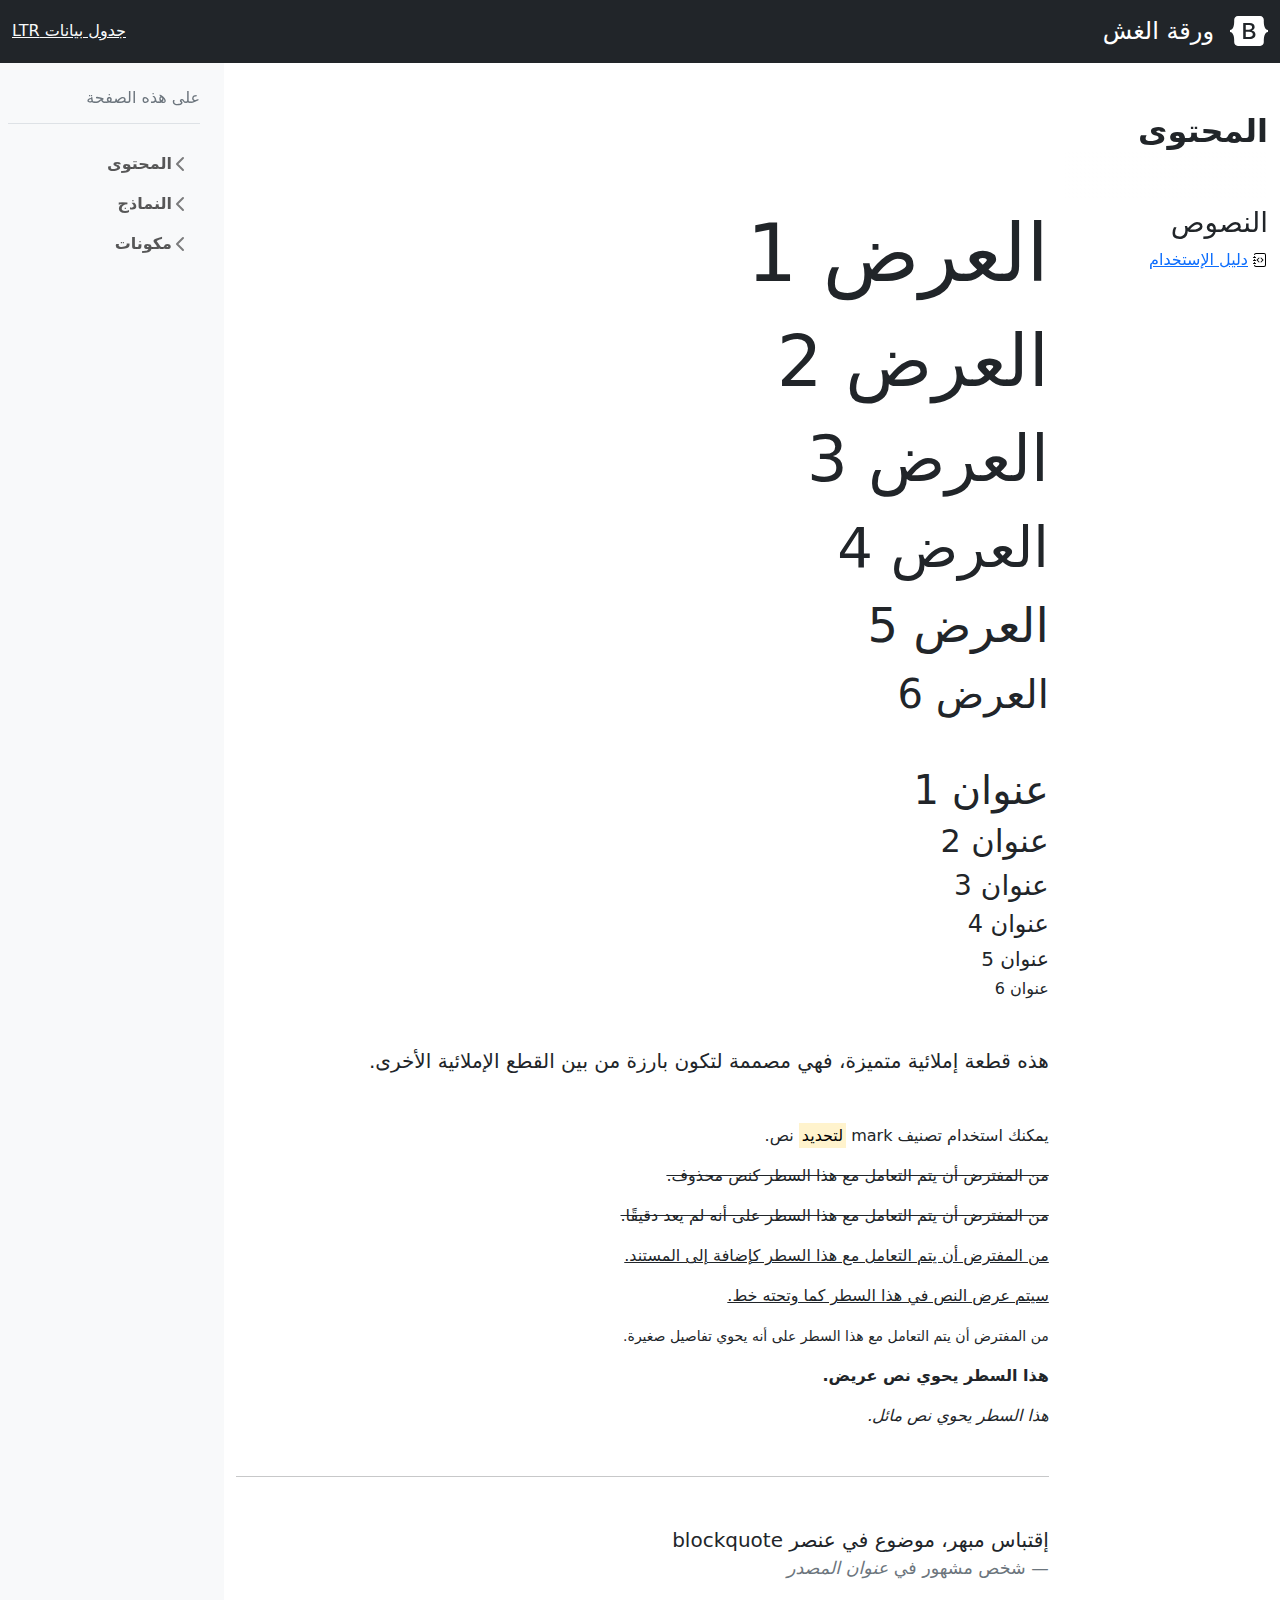
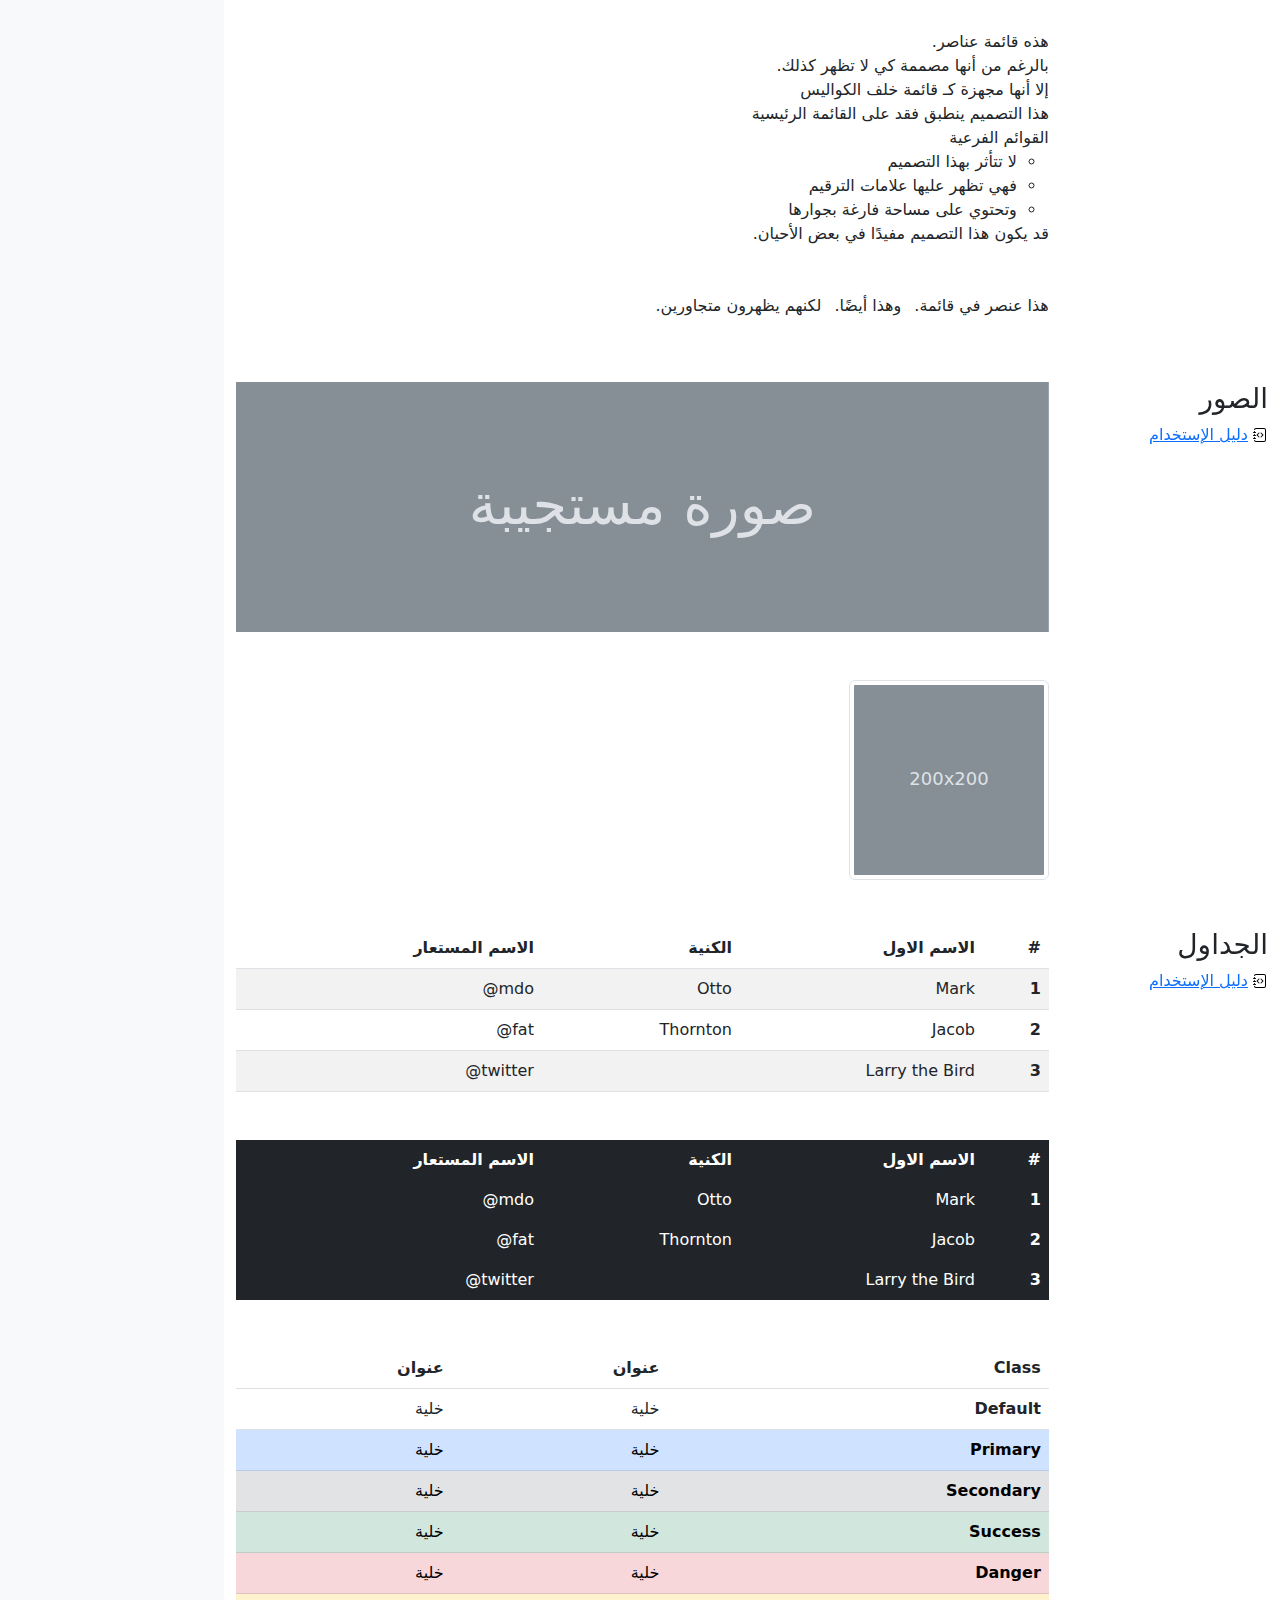
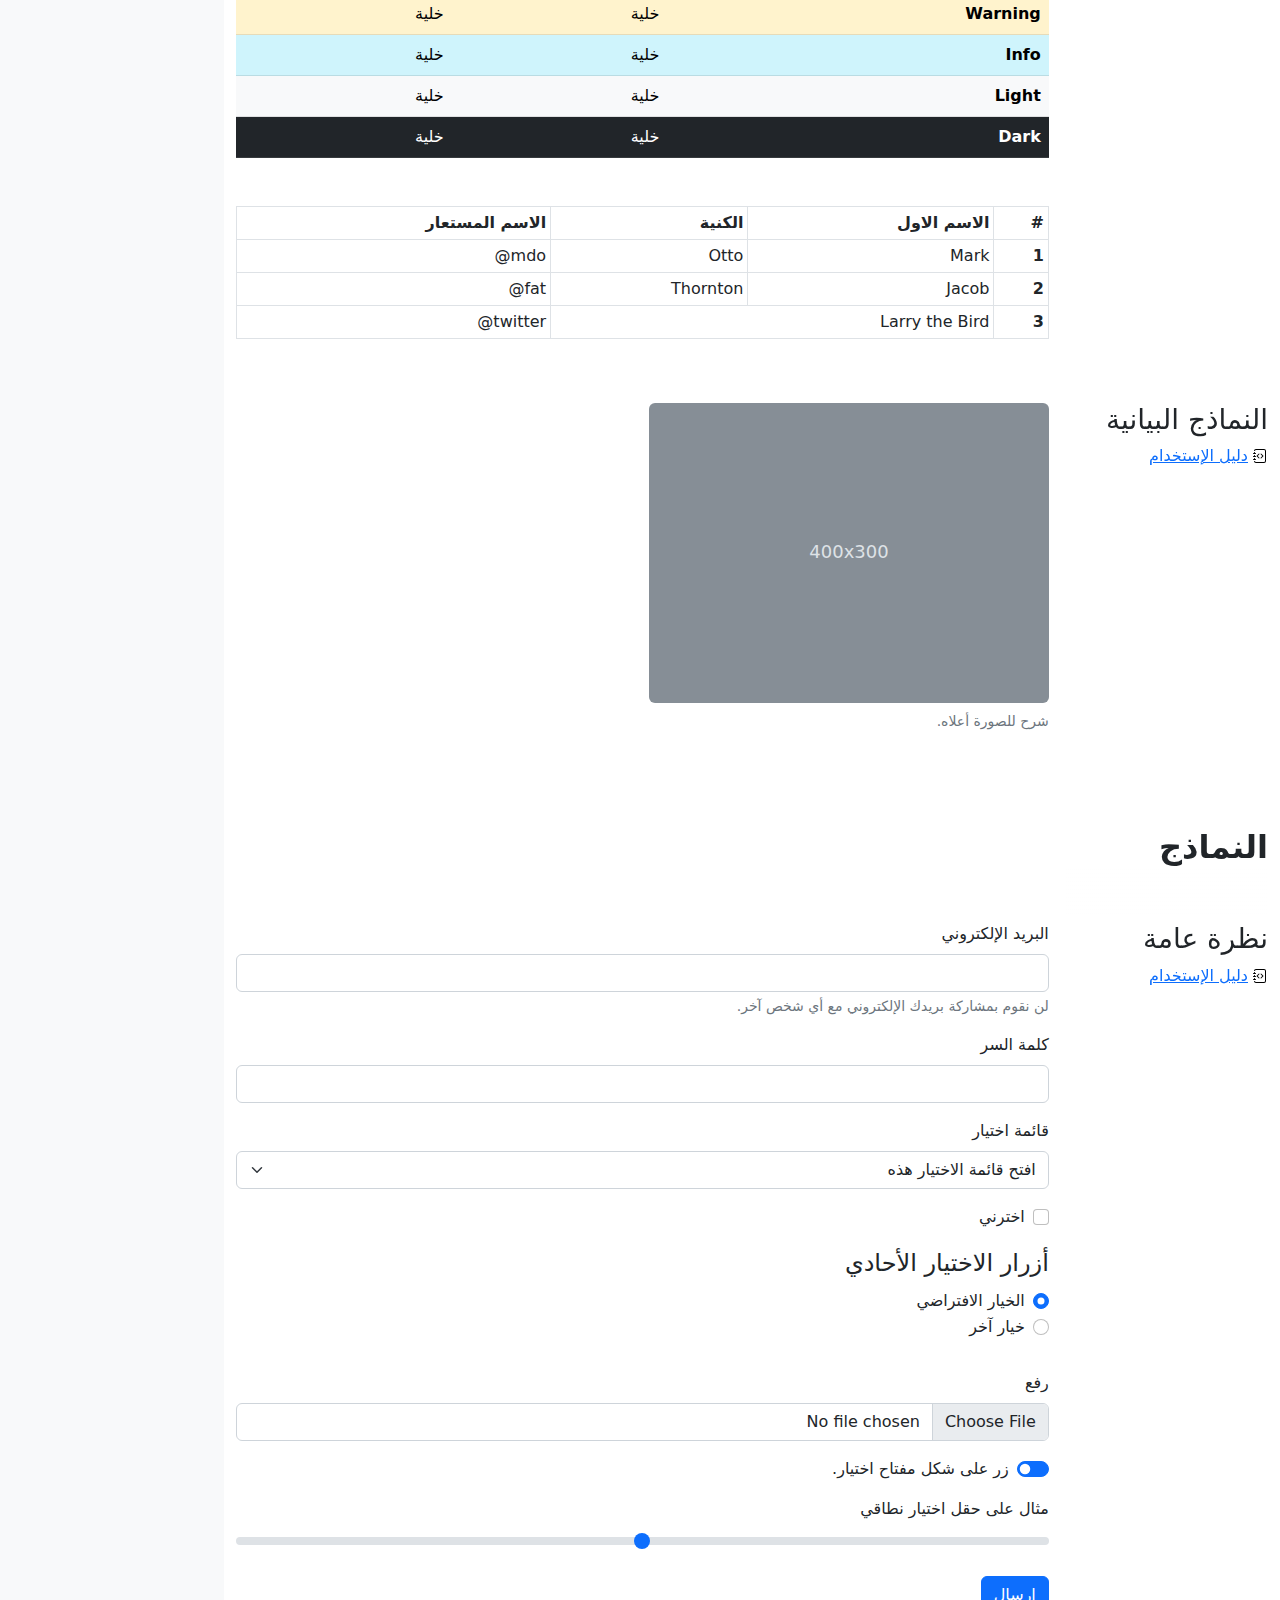
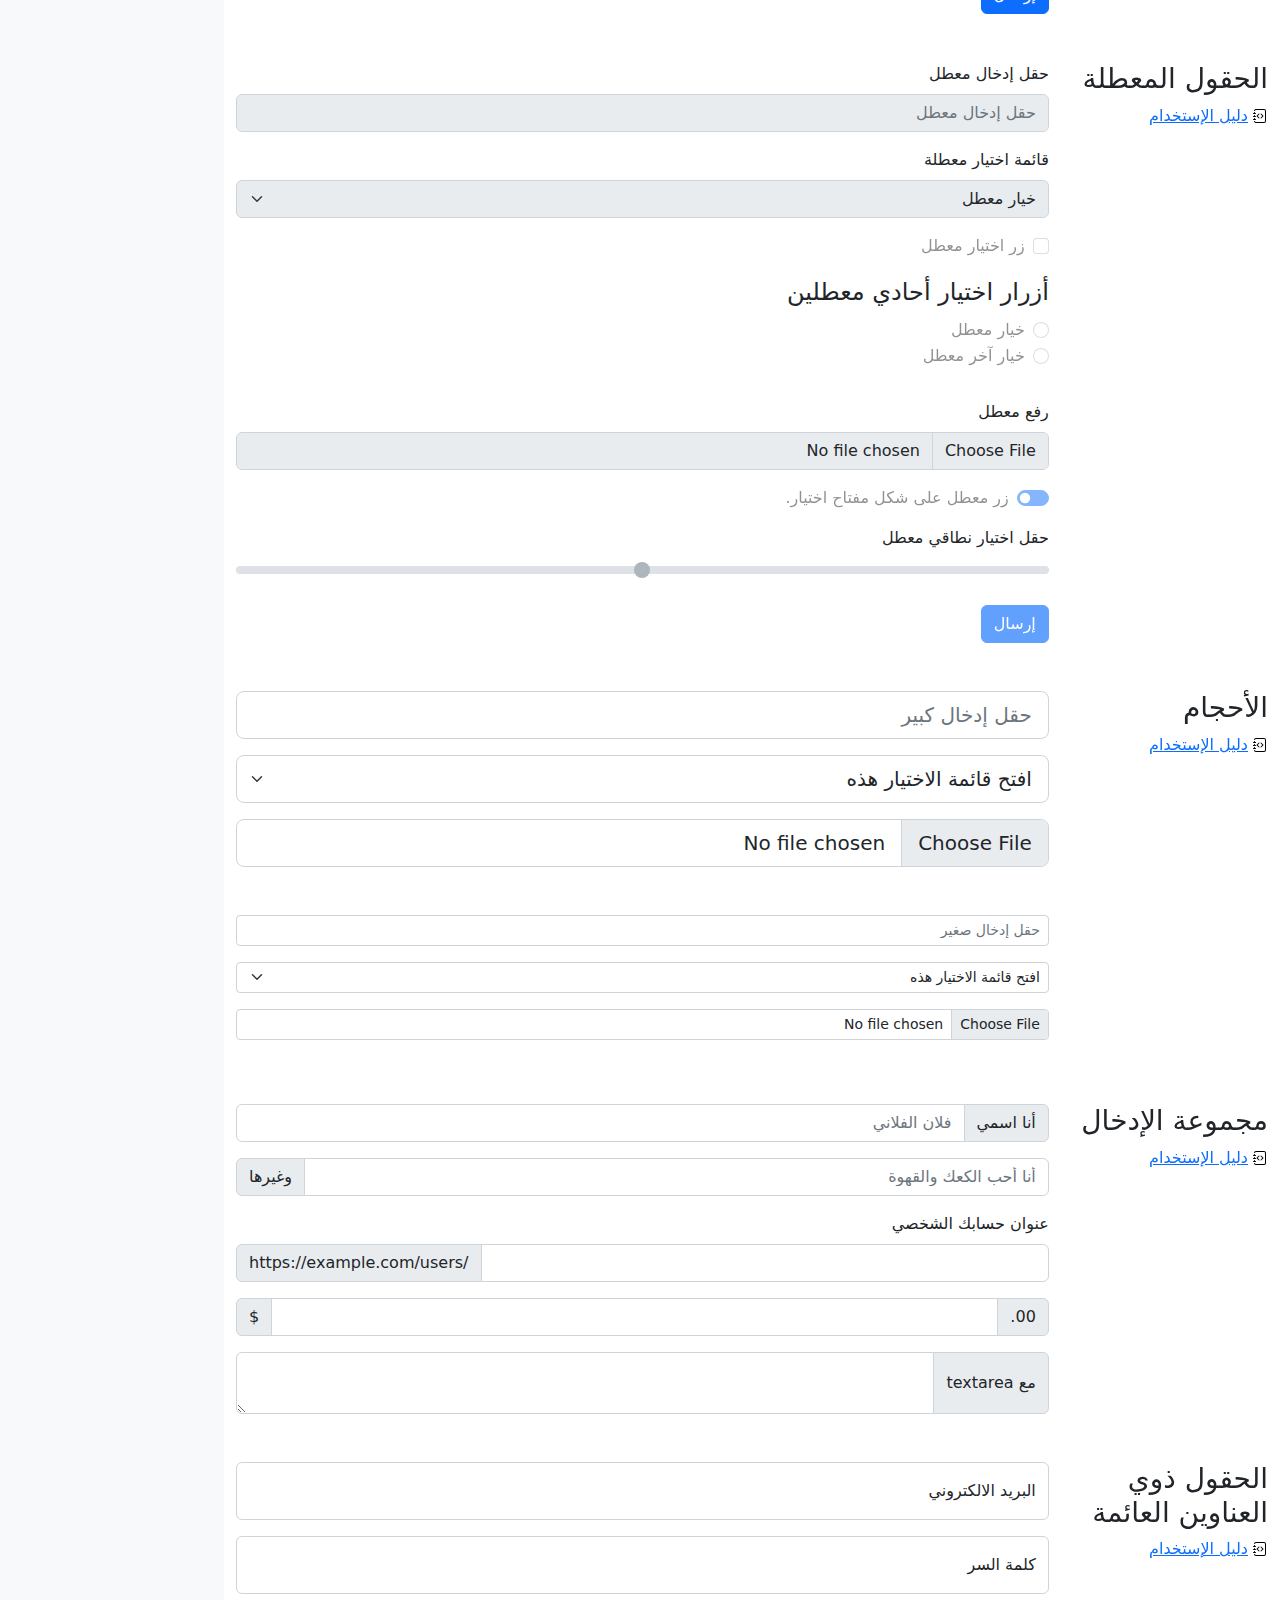
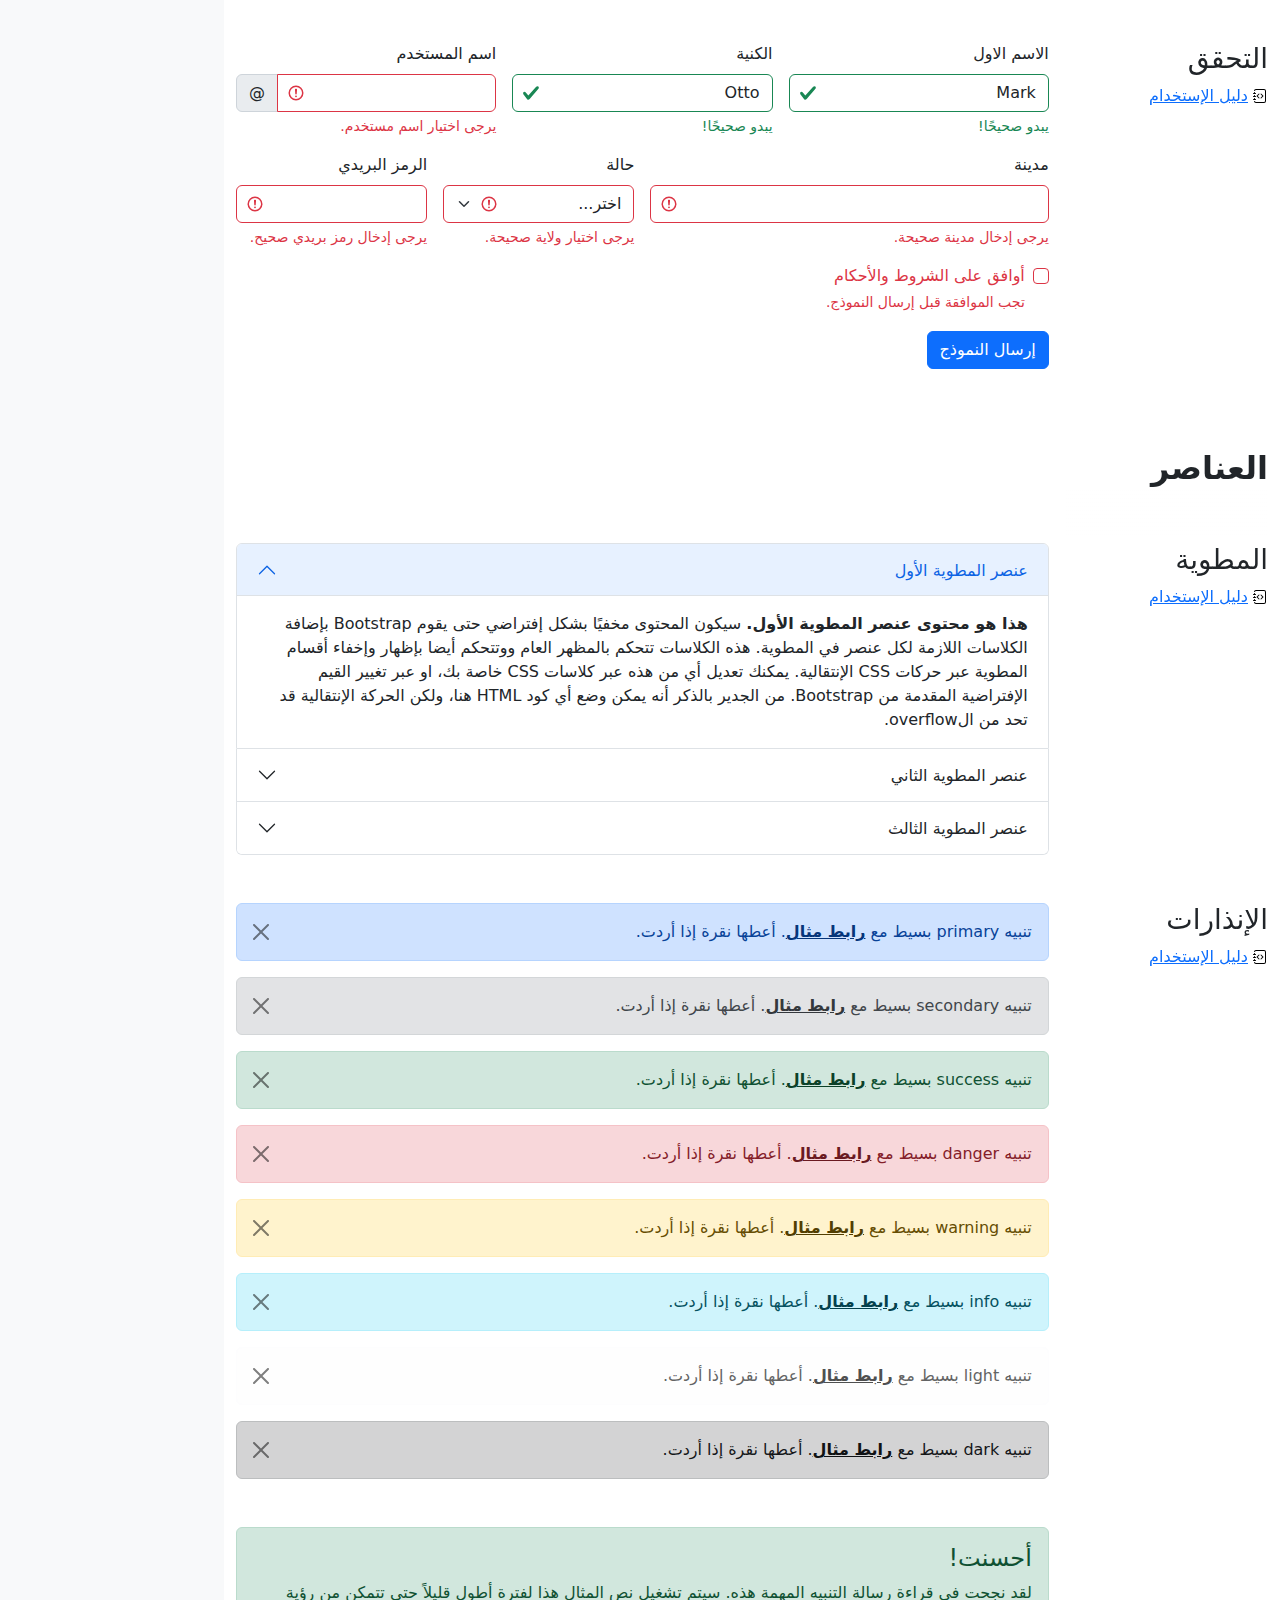
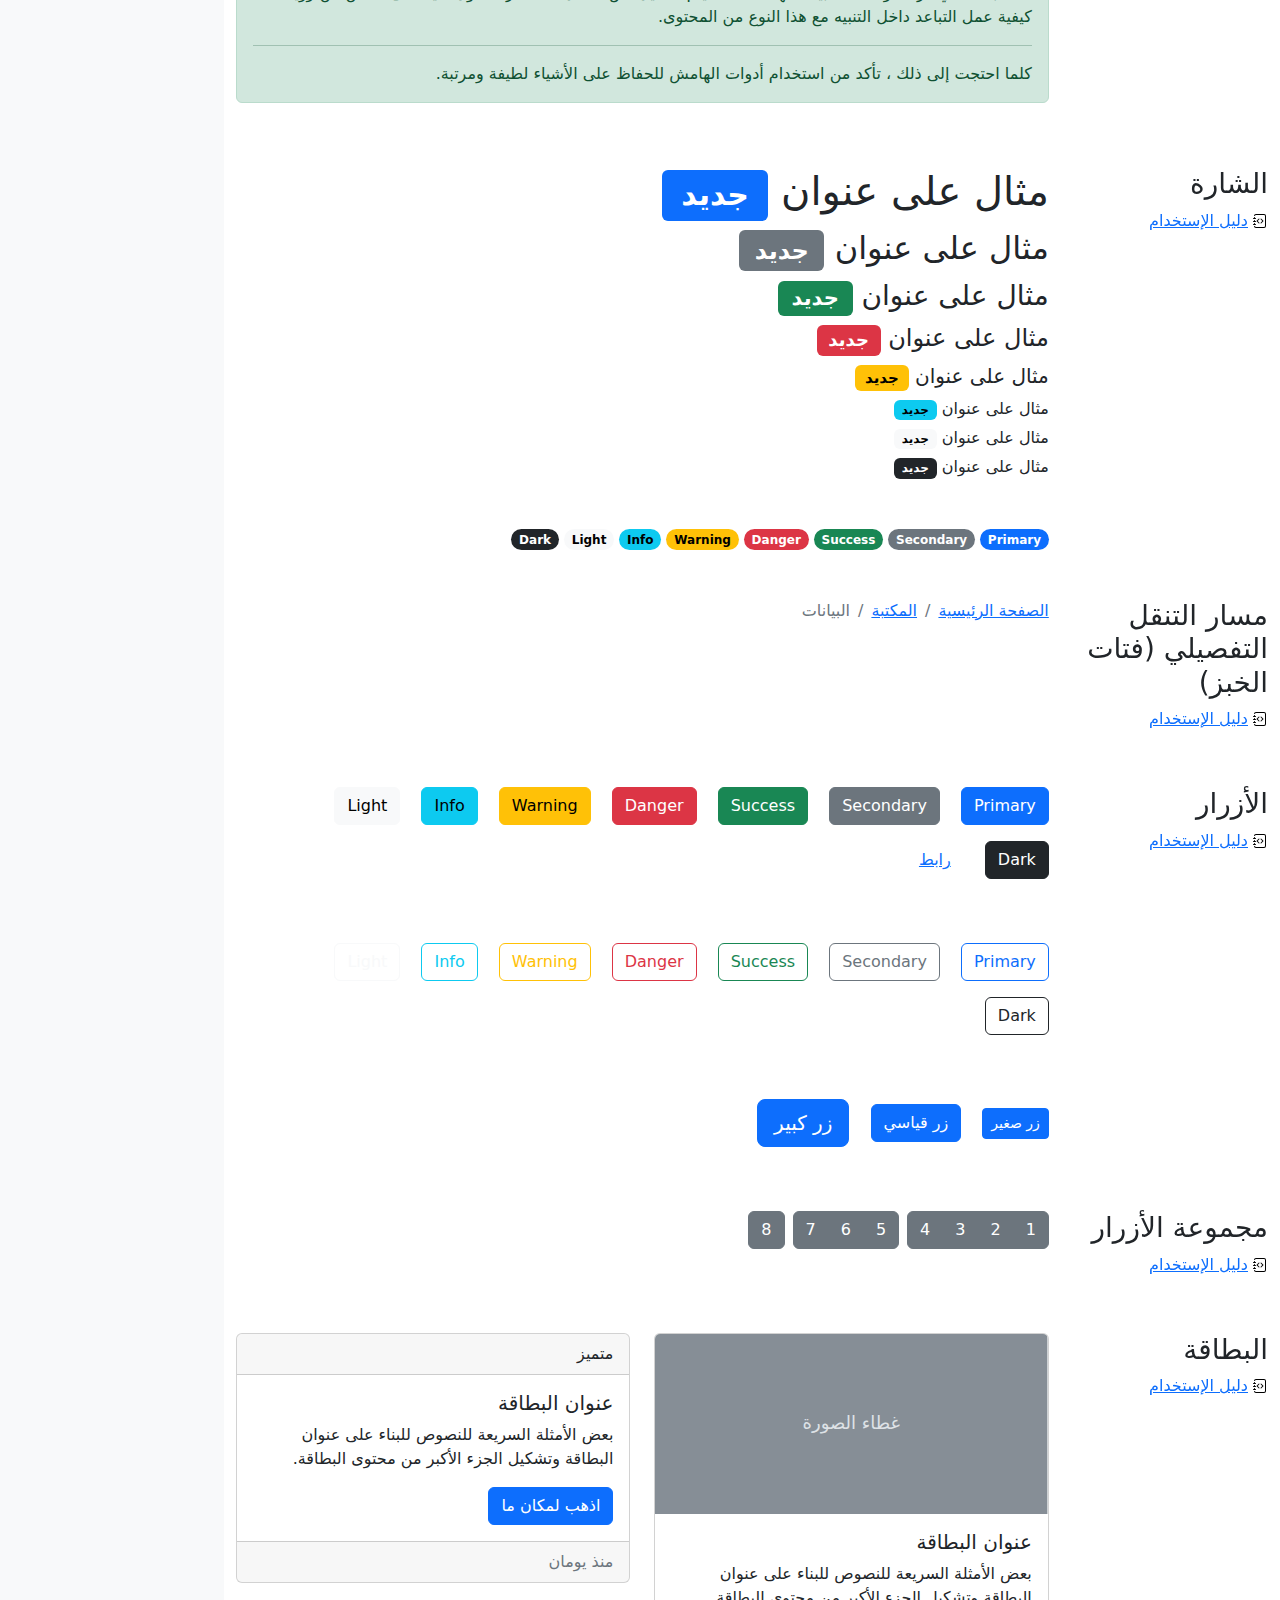
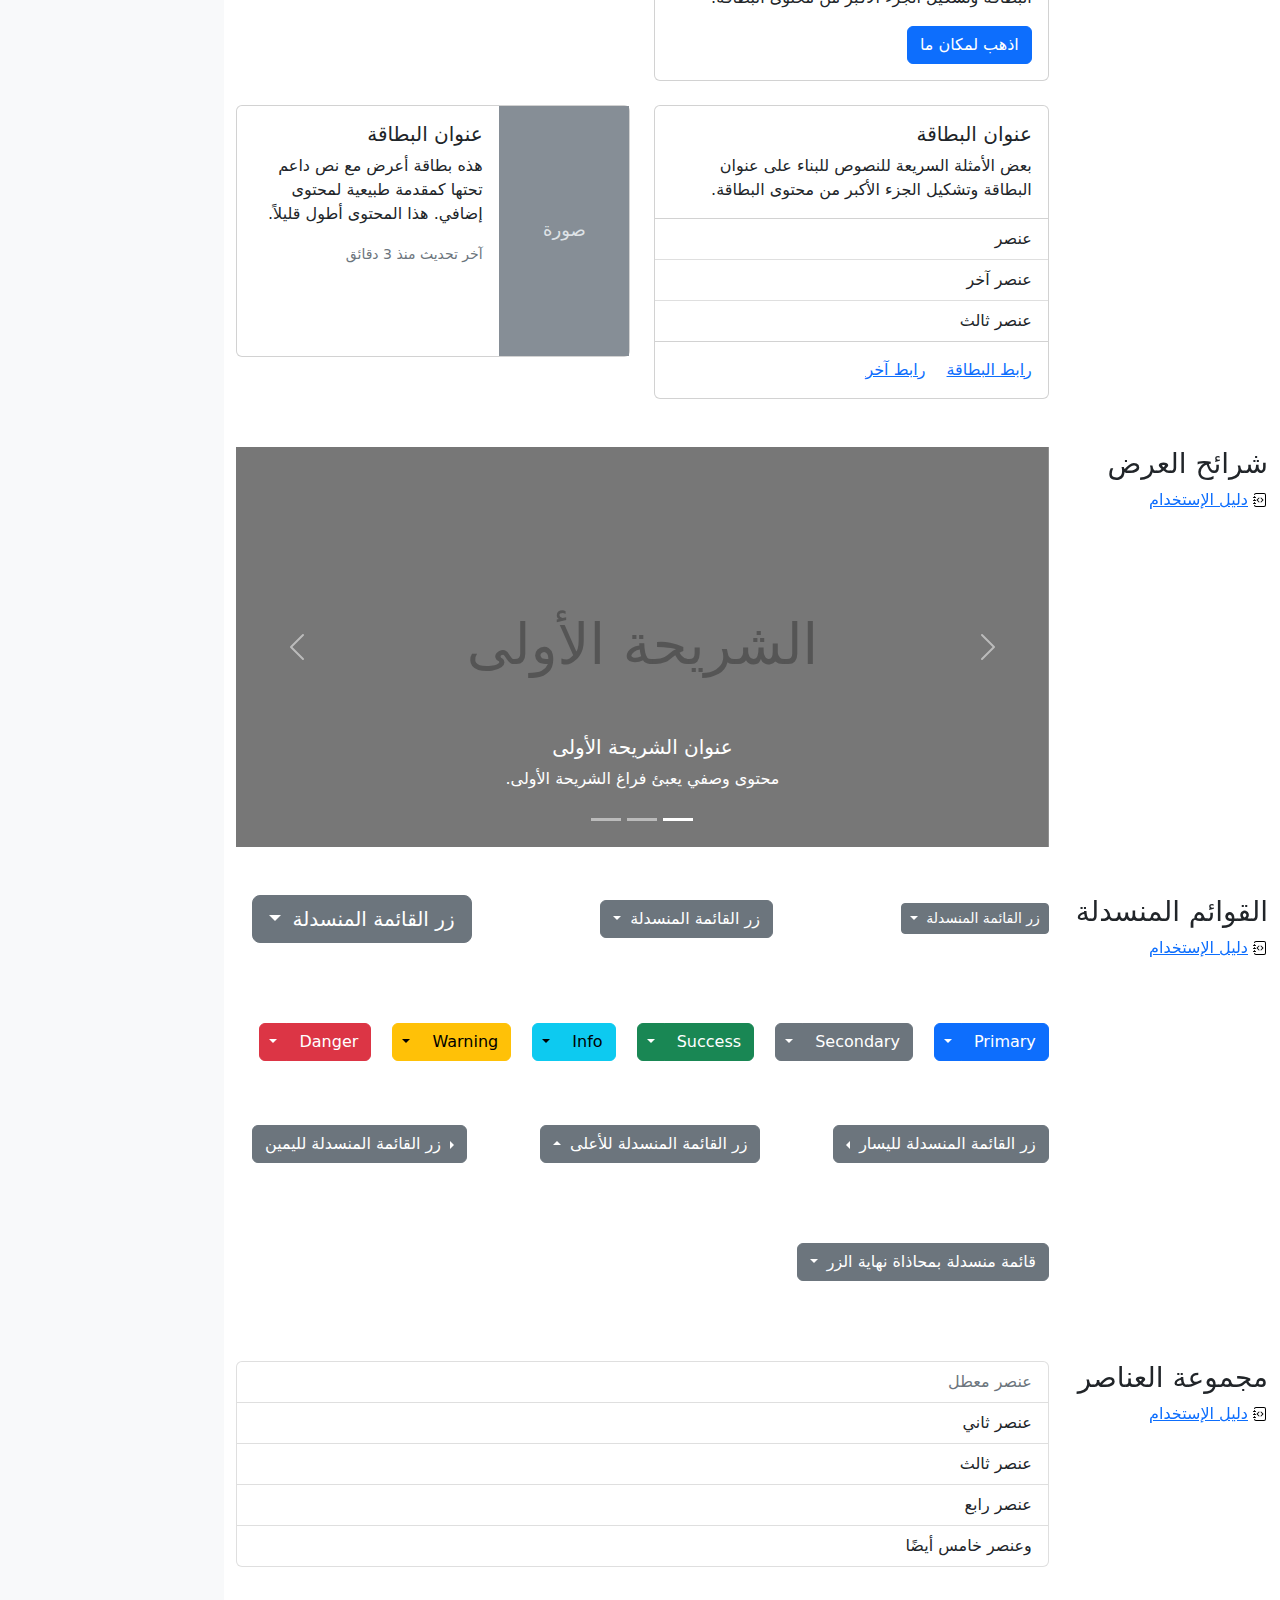
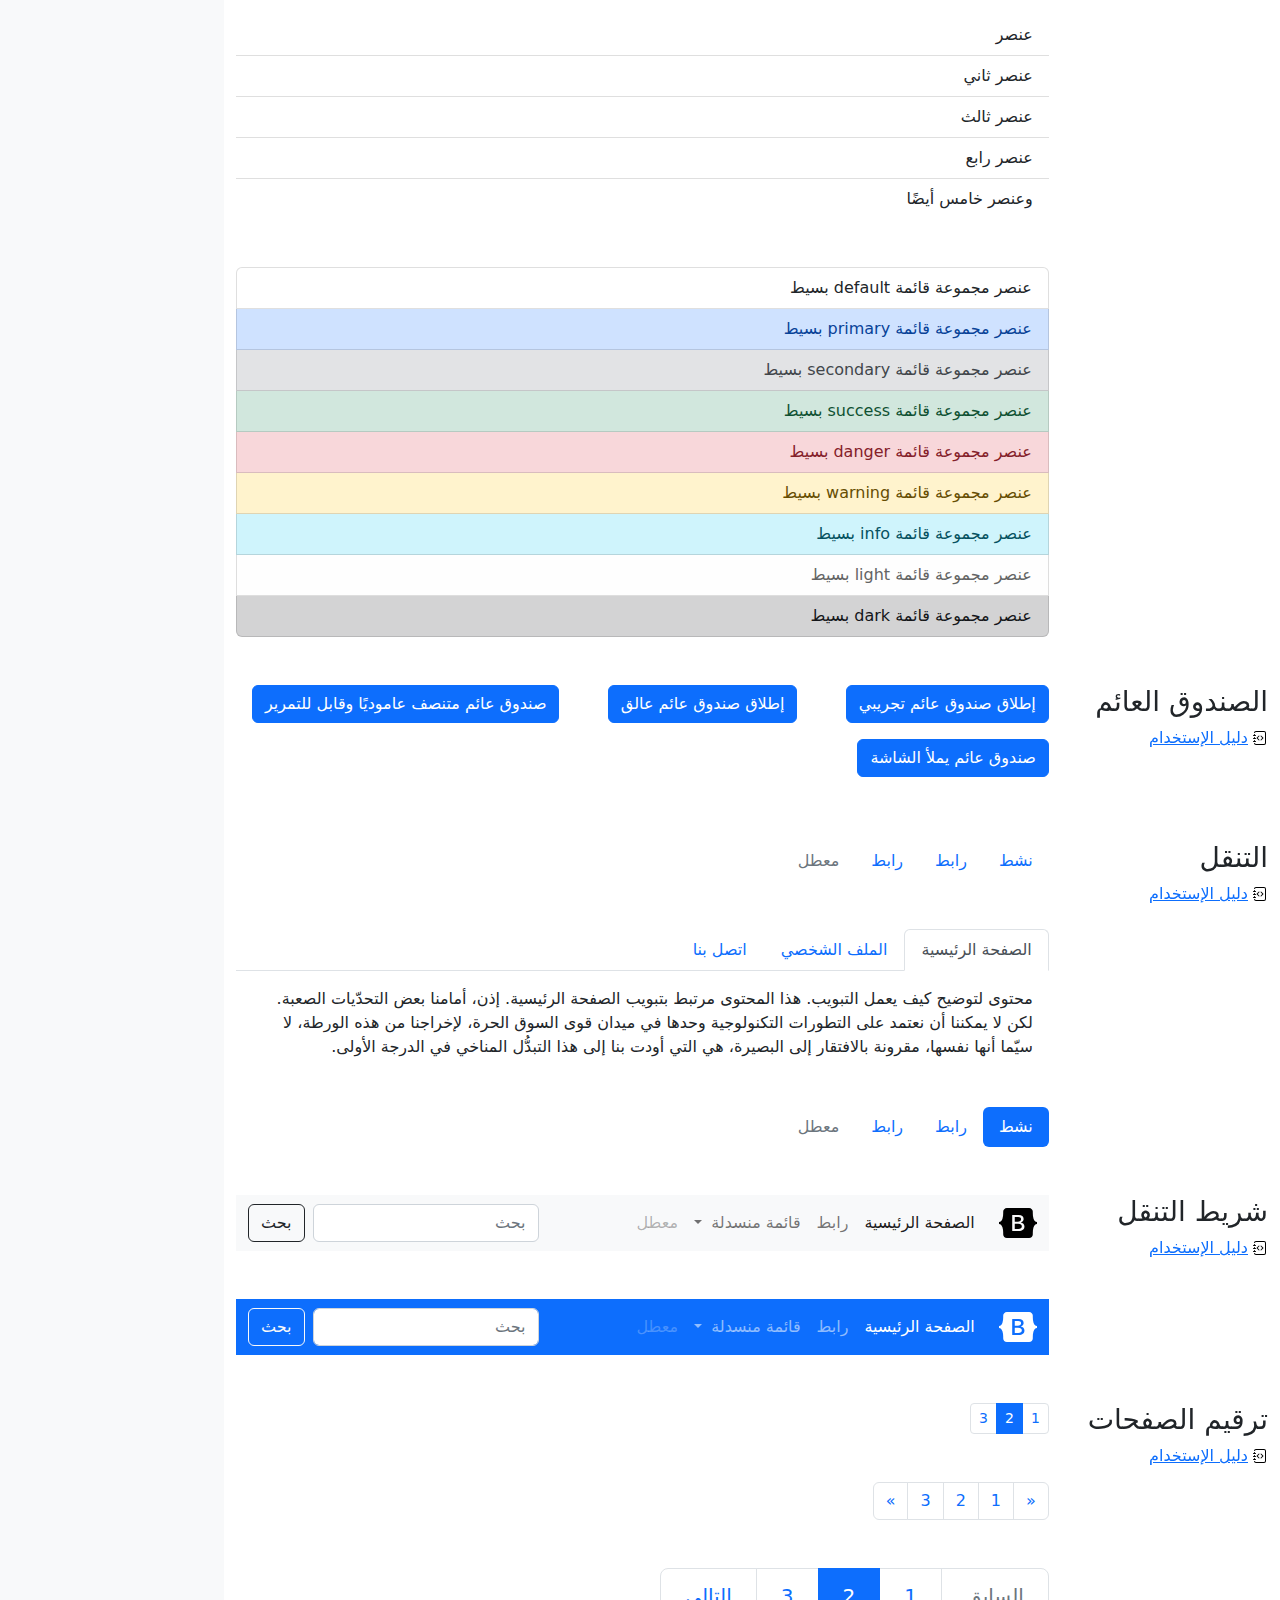
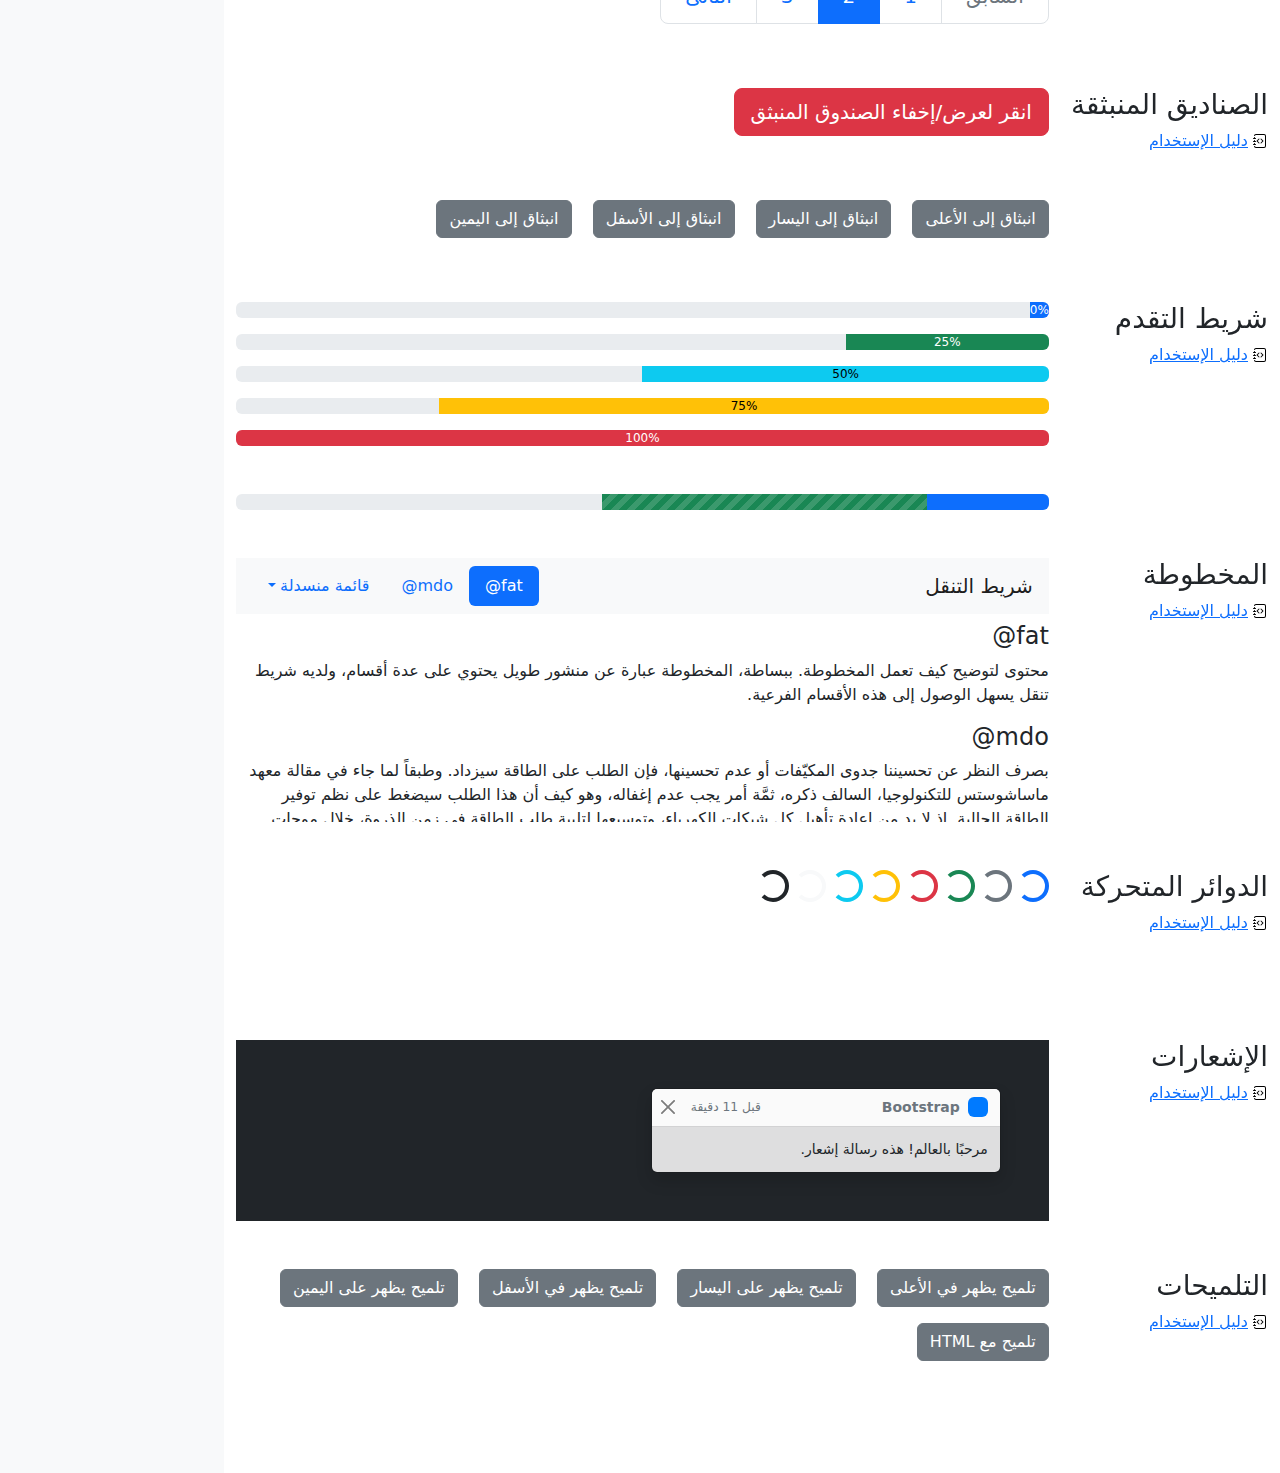
<file: CSS/bootstrap-5.2.3-examples/bootstrap-5.2.3-examples/cheatsheet-rtl/index.html>
<!doctype html>
<html lang="ar" dir="rtl">
  <head>
    <meta charset="utf-8">
    <meta name="viewport" content="width=device-width, initial-scale=1">
    <meta name="description" content="">
    <meta name="author" content="Mark Otto, Jacob Thornton, and Bootstrap contributors">
    <meta name="generator" content="Hugo 0.104.2">
    <title>ورقة الغش · Bootstrap v5.2</title>

    <link rel="canonical" href="https://getbootstrap.com/docs/5.2/examples/cheatsheet-rtl/">

    

    

<link href="../assets/dist/css/bootstrap.rtl.min.css" rel="stylesheet">

    <style>
      .bd-placeholder-img {
        font-size: 1.125rem;
        text-anchor: middle;
        -webkit-user-select: none;
        -moz-user-select: none;
        user-select: none;
      }

      @media (min-width: 768px) {
        .bd-placeholder-img-lg {
          font-size: 3.5rem;
        }
      }

      .b-example-divider {
        height: 3rem;
        background-color: rgba(0, 0, 0, .1);
        border: solid rgba(0, 0, 0, .15);
        border-width: 1px 0;
        box-shadow: inset 0 .5em 1.5em rgba(0, 0, 0, .1), inset 0 .125em .5em rgba(0, 0, 0, .15);
      }

      .b-example-vr {
        flex-shrink: 0;
        width: 1.5rem;
        height: 100vh;
      }

      .bi {
        vertical-align: -.125em;
        fill: currentColor;
      }

      .nav-scroller {
        position: relative;
        z-index: 2;
        height: 2.75rem;
        overflow-y: hidden;
      }

      .nav-scroller .nav {
        display: flex;
        flex-wrap: nowrap;
        padding-bottom: 1rem;
        margin-top: -1px;
        overflow-x: auto;
        text-align: center;
        white-space: nowrap;
        -webkit-overflow-scrolling: touch;
      }
    </style>

    
    <!-- Custom styles for this template -->
    <link href="../cheatsheet/cheatsheet.rtl.css" rel="stylesheet">
  </head>
  <body class="bg-light">
    
<header class="bd-header bg-dark py-3 d-flex align-items-stretch border-bottom border-dark">
  <div class="container-fluid d-flex align-items-center">
    <h1 class="d-flex align-items-center fs-4 text-white mb-0">
      <img src="../assets/brand/bootstrap-logo-white.svg" width="38" height="30" class="me-3" alt="Bootstrap">
      ورقة الغش
    </h1>
    <a href="../examples/cheatsheet/" class="ms-auto link-light" hreflang="en">جدول بيانات LTR</a>
  </div>
</header>
<aside class="bd-aside sticky-xl-top text-muted align-self-start mb-3 mb-xl-5 px-2">
  <h2 class="h6 pt-4 pb-3 mb-4 border-bottom">على هذه الصفحة</h2>
  <nav class="small" id="toc">
    <ul class="list-unstyled">
      <li class="my-2">
        <button class="btn d-inline-flex align-items-center collapsed border-0" data-bs-toggle="collapse" aria-expanded="false" data-bs-target="#contents-collapse" aria-controls="contents-collapse">المحتوى</button>
        <ul class="list-unstyled ps-3 collapse" id="contents-collapse">
          <li><a class="d-inline-flex align-items-center rounded text-decoration-none" href="#typography">النصوص</a></li>
          <li><a class="d-inline-flex align-items-center rounded text-decoration-none" href="#images">الصور</a></li>
          <li><a class="d-inline-flex align-items-center rounded text-decoration-none" href="#tables">الجداول</a></li>
          <li><a class="d-inline-flex align-items-center rounded text-decoration-none" href="#figures">النماذج البيانية</a></li>
        </ul>
      </li>
      <li class="my-2">
        <button class="btn d-inline-flex align-items-center collapsed border-0" data-bs-toggle="collapse" aria-expanded="false" data-bs-target="#forms-collapse" aria-controls="forms-collapse">النماذج</button>
        <ul class="list-unstyled ps-3 collapse" id="forms-collapse">
          <li><a class="d-inline-flex align-items-center rounded text-decoration-none" href="#overview">نظرة عامة</a></li>
          <li><a class="d-inline-flex align-items-center rounded text-decoration-none" href="#disabled-forms">الحقول المعطلة</a></li>
          <li><a class="d-inline-flex align-items-center rounded text-decoration-none" href="#sizing">الأحجام</a></li>
          <li><a class="d-inline-flex align-items-center rounded text-decoration-none" href="#input-group">مجموعة الإدخال</a></li>
          <li><a class="d-inline-flex align-items-center rounded text-decoration-none" href="#floating-labels">الحقول ذوي العناوين العائمة</a></li>
          <li><a class="d-inline-flex align-items-center rounded text-decoration-none" href="#validation">التحقق</a></li>
        </ul>
      </li>
      <li class="my-2">
        <button class="btn d-inline-flex align-items-center collapsed border-0" data-bs-toggle="collapse" aria-expanded="false" data-bs-target="#components-collapse" aria-controls="components-collapse">مكونات</button>
        <ul class="list-unstyled ps-3 collapse" id="components-collapse">
          <li><a class="d-inline-flex align-items-center rounded text-decoration-none" href="#accordion">المطوية</a></li>
          <li><a class="d-inline-flex align-items-center rounded text-decoration-none" href="#alerts">الإنذارات</a></li>
          <li><a class="d-inline-flex align-items-center rounded text-decoration-none" href="#badge">الشارة</a></li>
          <li><a class="d-inline-flex align-items-center rounded text-decoration-none" href="#breadcrumb">مسار التنقل التفصيلي</a></li>
          <li><a class="d-inline-flex align-items-center rounded text-decoration-none" href="#buttons">الأزرار</a></li>
          <li><a class="d-inline-flex align-items-center rounded text-decoration-none" href="#button-group">مجموعة الأزرار</a></li>
          <li><a class="d-inline-flex align-items-center rounded text-decoration-none" href="#card">البطاقة</a></li>
          <li><a class="d-inline-flex align-items-center rounded text-decoration-none" href="#carousel">شرائح العرض</a></li>
          <li><a class="d-inline-flex align-items-center rounded text-decoration-none" href="#dropdowns">القوائم المنسدلة</a></li>
          <li><a class="d-inline-flex align-items-center rounded text-decoration-none" href="#list-group">مجموعة العناصر</a></li>
          <li><a class="d-inline-flex align-items-center rounded text-decoration-none" href="#modal">الصندوق العائم</a></li>
          <li><a class="d-inline-flex align-items-center rounded text-decoration-none" href="#navs">التنقل</a></li>
          <li><a class="d-inline-flex align-items-center rounded text-decoration-none" href="#navbar">شريط التنقل</a></li>
          <li><a class="d-inline-flex align-items-center rounded text-decoration-none" href="#pagination">ترقيم الصفحات</a></li>
          <li><a class="d-inline-flex align-items-center rounded text-decoration-none" href="#popovers">الصناديق المنبثقة</a></li>
          <li><a class="d-inline-flex align-items-center rounded text-decoration-none" href="#progress">شريط التقدم</a></li>
          <li><a class="d-inline-flex align-items-center rounded text-decoration-none" href="#scrollspy">المخطوطة</a></li>
          <li><a class="d-inline-flex align-items-center rounded text-decoration-none" href="#spinners">الدوائر المتحركة</a></li>
          <li><a class="d-inline-flex align-items-center rounded text-decoration-none" href="#toasts">الإشعارات</a></li>
          <li><a class="d-inline-flex align-items-center rounded text-decoration-none" href="#tooltips">التلميحات</a></li>
        </ul>
      </li>
    </ul>
  </nav>
</aside>
<div class="bd-cheatsheet container-fluid bg-body">
  <section id="content">
    <h2 class="sticky-xl-top fw-bold pt-3 pt-xl-5 pb-2 pb-xl-3">المحتوى</h2>

    <article class="my-3" id="typography">
      <div class="bd-heading sticky-xl-top align-self-start mt-5 mb-3 mt-xl-0 mb-xl-2">
        <h3>النصوص</h3>
        <a class="d-flex align-items-center" hreflang="en" href="../content/typography/">دليل الإستخدام</a>
      </div>

      <div>
        <div class="bd-example-snippet bd-code-snippet"><div class="bd-example">
        <p class="display-1">العرض 1</p>
        <p class="display-2">العرض 2</p>
        <p class="display-3">العرض 3</p>
        <p class="display-4">العرض 4</p>
        <p class="display-5">العرض 5</p>
        <p class="display-6">العرض 6</p>
        </div></div>


        <div class="bd-example-snippet bd-code-snippet"><div class="bd-example">
        <p class="h1">عنوان 1</p>
        <p class="h2">عنوان 2</p>
        <p class="h3">عنوان 3</p>
        <p class="h4">عنوان 4</p>
        <p class="h5">عنوان 5</p>
        <p class="h6">عنوان 6</p>
        </div></div>


        <div class="bd-example-snippet bd-code-snippet"><div class="bd-example">
        <p class="lead">
          هذه قطعة إملائية متميزة، فهي مصممة لتكون بارزة من بين القطع الإملائية الأخرى.
        </p>
        </div></div>


        <div class="bd-example-snippet bd-code-snippet"><div class="bd-example">
        <p>يمكنك استخدام تصنيف mark <mark>لتحديد</mark> نص.</p>
        <p><del>من المفترض أن يتم التعامل مع هذا السطر كنص محذوف.</del></p>
        <p><s>من المفترض أن يتم التعامل مع هذا السطر على أنه لم يعد دقيقًا.</s></p>
        <p><ins>من المفترض أن يتم التعامل مع هذا السطر كإضافة إلى المستند.</ins></p>
        <p><u>سيتم عرض النص في هذا السطر كما وتحته خط.</u></p>
        <p><small>من المفترض أن يتم التعامل مع هذا السطر على أنه يحوي تفاصيل صغيرة.</small></p>
        <p><strong>هذا السطر يحوي نص عريض.</strong></p>
        <p><em>هذا السطر يحوي نص مائل.</em></p>
        </div></div>


        <div class="bd-example-snippet bd-code-snippet"><div class="bd-example">
        <hr>
        </div></div>


        <div class="bd-example-snippet bd-code-snippet"><div class="bd-example">
        <blockquote class="blockquote">
          <p>إقتباس مبهر، موضوع في عنصر blockquote</p>
          <footer class="blockquote-footer">شخص مشهور في <cite title= "عنوان المصدر"> عنوان المصدر </cite></footer>
        </blockquote>
        </div></div>


        <div class="bd-example-snippet bd-code-snippet"><div class="bd-example">
        <ul class="list-unstyled">
          <li>هذه قائمة عناصر.</li>
          <li>بالرغم من أنها مصممة كي لا تظهر كذلك.</li>
          <li>إلا أنها مجهزة كـ قائمة خلف الكواليس</li>
          <li>هذا التصميم ينطبق فقد على القائمة الرئيسية</li>
          <li>القوائم الفرعية
            <ul>
              <li>لا تتأثر بهذا التصميم</li>
              <li>فهي تظهر عليها علامات الترقيم</li>
              <li>وتحتوي على مساحة فارغة بجوارها</li>
            </ul>
          </li>
          <li>قد يكون هذا التصميم مفيدًا في بعض الأحيان.</li>
        </ul>
        </div></div>


        <div class="bd-example-snippet bd-code-snippet"><div class="bd-example">
        <ul class="list-inline">
          <li class="list-inline-item">هذا عنصر في قائمة.</li>
          <li class="list-inline-item">وهذا أيضًا.</li>
          <li class="list-inline-item">لكنهم يظهرون متجاورين.</li>
        </ul>
        </div></div>

      </div>
    </article>
    <article class="my-3" id="images">
      <div class="bd-heading sticky-xl-top align-self-start mt-5 mb-3 mt-xl-0 mb-xl-2">
        <h3>الصور</h3>
        <a class="d-flex align-items-center" hreflang="en" href="../content/images/">دليل الإستخدام</a>
      </div>

      <div>
        <div class="bd-example-snippet bd-code-snippet"><div class="bd-example">
        <svg class="bd-placeholder-img bd-placeholder-img-lg img-fluid" width="100%" height="250" xmlns="http://www.w3.org/2000/svg" role="img" aria-label="Placeholder: صورة مستجيبة" preserveAspectRatio="xMidYMid slice" focusable="false"><title>Placeholder</title><rect width="100%" height="100%" fill="#868e96"/><text x="50%" y="50%" fill="#dee2e6" dy=".3em">صورة مستجيبة</text></svg>

        </div></div>


        <div class="bd-example-snippet bd-code-snippet"><div class="bd-example">
        <svg class="bd-placeholder-img img-thumbnail" width="200" height="200" xmlns="http://www.w3.org/2000/svg" role="img" aria-label="صورة عنصر نائب مربع عام مع حدود بيضاء حولها ، مما يجعلها تشبه صورة تم التقاطها بكاميرا فورية قديمة: 200x200" preserveAspectRatio="xMidYMid slice" focusable="false"><title>صورة عنصر نائب مربع عام مع حدود بيضاء حولها ، مما يجعلها تشبه صورة تم التقاطها بكاميرا فورية قديمة</title><rect width="100%" height="100%" fill="#868e96"/><text x="50%" y="50%" fill="#dee2e6" dy=".3em">200x200</text></svg>

        </div></div>

      </div>
    </article>
    <article class="my-3" id="tables">
      <div class="bd-heading sticky-xl-top align-self-start mt-5 mb-3 mt-xl-0 mb-xl-2">
        <h3>الجداول</h3>
        <a class="d-flex align-items-center" hreflang="en" href="../content/tables/">دليل الإستخدام</a>
      </div>

      <div>
        <div class="bd-example-snippet bd-code-snippet"><div class="bd-example">
        <table class="table table-striped">
          <thead>
          <tr>
            <th scope="col">#</th>
            <th scope="col">الاسم الاول</th>
            <th scope="col">الكنية</th>
            <th scope="col">الاسم المستعار</th>
          </tr>
          </thead>
          <tbody>
          <tr>
            <th scope="row">1</th>
            <td>Mark</td>
            <td>Otto</td>
            <td><bdo lang="en" dir="ltr">@mdo</bdo></td>
          </tr>
          <tr>
            <th scope="row">2</th>
            <td>Jacob</td>
            <td>Thornton</td>
            <td><bdo lang="en" dir="ltr">@fat</bdo></td>
          </tr>
          <tr>
            <th scope="row">3</th>
            <td colspan="2">Larry the Bird</td>
            <td><bdo lang="en" dir="ltr">@twitter</bdo></td>
          </tr>
          </tbody>
        </table>
        </div></div>


        <div class="bd-example-snippet bd-code-snippet"><div class="bd-example">
        <table class="table table-dark table-borderless">
          <thead>
          <tr>
            <th scope="col">#</th>
            <th scope="col">الاسم الاول</th>
            <th scope="col">الكنية</th>
            <th scope="col">الاسم المستعار</th>
          </tr>
          </thead>
          <tbody>
          <tr>
            <th scope="row">1</th>
            <td>Mark</td>
            <td>Otto</td>
            <td><bdo lang="en" dir="ltr">@mdo</bdo></td>
          </tr>
          <tr>
            <th scope="row">2</th>
            <td>Jacob</td>
            <td>Thornton</td>
            <td><bdo lang="en" dir="ltr">@fat</bdo></td>
          </tr>
          <tr>
            <th scope="row">3</th>
            <td colspan="2">Larry the Bird</td>
            <td><bdo lang="en" dir="ltr">@twitter</bdo></td>
          </tr>
          </tbody>
        </table>
        </div></div>


        <div class="bd-example-snippet bd-code-snippet"><div class="bd-example">
        <table class="table table-hover">
          <thead>
          <tr>
            <th scope="col">Class</th>
            <th scope="col">عنوان</th>
            <th scope="col">عنوان</th>
          </tr>
          </thead>
          <tbody>
          <tr>
            <th scope="row">Default</th>
            <td>خلية</td>
            <td>خلية</td>
          </tr>
          
          <tr class="table-primary">
            <th scope="row">Primary</th>
            <td>خلية</td>
            <td>خلية</td>
          </tr>
          <tr class="table-secondary">
            <th scope="row">Secondary</th>
            <td>خلية</td>
            <td>خلية</td>
          </tr>
          <tr class="table-success">
            <th scope="row">Success</th>
            <td>خلية</td>
            <td>خلية</td>
          </tr>
          <tr class="table-danger">
            <th scope="row">Danger</th>
            <td>خلية</td>
            <td>خلية</td>
          </tr>
          <tr class="table-warning">
            <th scope="row">Warning</th>
            <td>خلية</td>
            <td>خلية</td>
          </tr>
          <tr class="table-info">
            <th scope="row">Info</th>
            <td>خلية</td>
            <td>خلية</td>
          </tr>
          <tr class="table-light">
            <th scope="row">Light</th>
            <td>خلية</td>
            <td>خلية</td>
          </tr>
          <tr class="table-dark">
            <th scope="row">Dark</th>
            <td>خلية</td>
            <td>خلية</td>
          </tr>
          </tbody>
        </table>
        </div></div>


        <div class="bd-example-snippet bd-code-snippet"><div class="bd-example">
        <table class="table table-sm table-bordered">
          <thead>
          <tr>
            <th scope="col">#</th>
            <th scope="col">الاسم الاول</th>
            <th scope="col">الكنية</th>
            <th scope="col">الاسم المستعار</th>
          </tr>
          </thead>
          <tbody>
          <tr>
            <th scope="row">1</th>
            <td>Mark</td>
            <td>Otto</td>
            <td><bdo lang="en" dir="ltr">@mdo</bdo></td>
          </tr>
          <tr>
            <th scope="row">2</th>
            <td>Jacob</td>
            <td>Thornton</td>
            <td><bdo lang="en" dir="ltr">@fat</bdo></td>
          </tr>
          <tr>
            <th scope="row">3</th>
            <td colspan="2">Larry the Bird</td>
            <td><bdo lang="en" dir="ltr">@twitter</bdo></td>
          </tr>
          </tbody>
        </table>
        </div></div>

      </div>
    </article>
    <article class="my-3" id="figures">
      <div class="bd-heading sticky-xl-top align-self-start mt-5 mb-3 mt-xl-0 mb-xl-2">
        <h3>النماذج البيانية</h3>
        <a class="d-flex align-items-center" hreflang="en" href="../content/figures/">دليل الإستخدام</a>
      </div>

      <div>
        <div class="bd-example-snippet bd-code-snippet"><div class="bd-example">
        <figure class="figure">
          <svg class="bd-placeholder-img figure-img img-fluid rounded" width="400" height="300" xmlns="http://www.w3.org/2000/svg" role="img" aria-label="Placeholder: 400x300" preserveAspectRatio="xMidYMid slice" focusable="false"><title>Placeholder</title><rect width="100%" height="100%" fill="#868e96"/><text x="50%" y="50%" fill="#dee2e6" dy=".3em">400x300</text></svg>

          <figcaption class="figure-caption">شرح للصورة أعلاه.</figcaption>
        </figure>
        </div></div>

      </div>
    </article>
  </section>

  <section id="forms">
    <h2 class="sticky-xl-top fw-bold pt-3 pt-xl-5 pb-2 pb-xl-3">النماذج</h2>

    <article class="my-3" id="overview">
      <div class="bd-heading sticky-xl-top align-self-start mt-5 mb-3 mt-xl-0 mb-xl-2">
        <h3>نظرة عامة</h3>
        <a class="d-flex align-items-center" hreflang="en" href="../forms/overview/">دليل الإستخدام</a>
      </div>

      <div>
        <div class="bd-example-snippet bd-code-snippet"><div class="bd-example">
        <form>
          <div class="mb-3">
            <label for="exampleInputEmail1" class="form-label">البريد الإلكتروني</label>
            <input type="email" class="form-control" id="exampleInputEmail1" aria-describedby="emailHelp">
            <div id="emailHelp" class="form-text">لن نقوم بمشاركة بريدك الإلكتروني مع أي شخص آخر.</div>
          </div>
          <div class="mb-3">
            <label for="exampleInputPassword1" class="form-label">كلمة السر</label>
            <input type="password" class="form-control" id="exampleInputPassword1">
          </div>
          <div class="mb-3">
            <label for="exampleSelect" class="form-label">قائمة اختيار</label>
            <select class="form-select" id="exampleSelect">
              <option selected>افتح قائمة الاختيار هذه</option>
              <option value="1">واحد</option>
              <option value="2">اثنان</option>
              <option value="3">ثلاثة</option>
            </select>
          </div>
          <div class="mb-3 form-check">
            <input type="checkbox" class="form-check-input" id="exampleCheck1">
            <label class="form-check-label" for="exampleCheck1">اخترني</label>
          </div>
          <fieldset class="mb-3">
            <legend>أزرار الاختيار الأحادي</legend>
            <div class="form-check">
              <input type="radio" name="radios" class="form-check-input" id="exampleRadio1" checked>
              <label class="form-check-label" for="exampleRadio1">الخيار الافتراضي</label>
            </div>
            <div class="mb-3 form-check">
              <input type="radio" name="radios" class="form-check-input" id="exampleRadio2">
              <label class="form-check-label" for="exampleRadio2">خيار آخر</label>
            </div>
          </fieldset>
          <div class="mb-3">
            <label class="form-label" for="customFile">رفع</label>
            <input type="file" class="form-control" id="customFile">
          </div>
          <div class="mb-3 form-check form-switch">
            <input class="form-check-input" type="checkbox" role="switch" id="flexSwitchCheckChecked" checked>
            <label class="form-check-label" for="flexSwitchCheckChecked">زر على شكل مفتاح اختيار.</label>
          </div>
          <div class="mb-3">
            <label for="customRange3" class="form-label">مثال على حقل اختيار نطاقي</label>
            <input type="range" class="form-range" min="0" max="5" step="0.5" id="customRange3">
          </div>
          <button type="submit" class="btn btn-primary">إرسال</button>
        </form>
        </div></div>

      </div>
    </article>
    <article class="my-3" id="disabled-forms">
      <div class="bd-heading sticky-xl-top align-self-start mt-5 mb-3 mt-xl-0 mb-xl-2">
        <h3>الحقول المعطلة</h3>
        <a class="d-flex align-items-center" hreflang="en" href="../forms/overview/#disabled-forms">دليل الإستخدام</a>
      </div>

      <div>
        <div class="bd-example-snippet bd-code-snippet"><div class="bd-example">
        <form>
          <fieldset disabled aria-label="مثال على مجموعة الحقول المعطلة">
            <div class="mb-3">
              <label for="disabledTextInput" class="form-label">حقل إدخال معطل</label>
              <input type="text" id="disabledTextInput" class="form-control" placeholder="حقل إدخال معطل">
            </div>
            <div class="mb-3">
              <label for="disabledSelect" class="form-label">قائمة اختيار معطلة</label>
              <select id="disabledSelect" class="form-select">
                <option>خيار معطل</option>
              </select>
            </div>
            <div class="mb-3">
              <div class="form-check">
                <input class="form-check-input" type="checkbox" id="disabledFieldsetCheck" disabled>
                <label class="form-check-label" for="disabledFieldsetCheck">
                  زر اختيار معطل
                </label>
              </div>
            </div>
            <fieldset class="mb-3">
              <legend>أزرار اختيار أحادي معطلين</legend>
              <div class="form-check">
                <input type="radio" name="radios" class="form-check-input" id="disabledRadio1" disabled>
                <label class="form-check-label" for="disabledRadio1">خيار معطل</label>
              </div>
              <div class="mb-3 form-check">
                <input type="radio" name="radios" class="form-check-input" id="disabledRadio2" disabled>
                <label class="form-check-label" for="disabledRadio2">خيار آخر معطل</label>
              </div>
            </fieldset>
            <div class="mb-3">
              <label class="form-label" for="disabledCustomFile">رفع معطل</label>
              <input type="file" class="form-control" id="disabledCustomFile" disabled>
            </div>
            <div class="mb-3 form-check form-switch">
              <input class="form-check-input" type="checkbox" role="switch" id="disabledSwitchCheckChecked" checked disabled>
              <label class="form-check-label" for="disabledSwitchCheckChecked">زر معطل على شكل مفتاح اختيار.</label>
            </div>
            <div class="mb-3">
              <label for="disabledRange" class="form-label">حقل اختيار نطاقي معطل</label>
              <input type="range" class="form-range" min="0" max="5" step="0.5" id="disabledRange">
            </div>
            <button type="submit" class="btn btn-primary">إرسال</button>
          </fieldset>
        </form>
        </div></div>

      </div>
    </article>
    <article class="my-3" id="sizing">
      <div class="bd-heading sticky-xl-top align-self-start mt-5 mb-3 mt-xl-0 mb-xl-2">
        <h3>الأحجام</h3>
        <a class="d-flex align-items-center" hreflang="en" href="../forms/form-control/#sizing">دليل الإستخدام</a>
      </div>

      <div>
        <div class="bd-example-snippet bd-code-snippet"><div class="bd-example">
        <div class="mb-3">
          <input class="form-control form-control-lg" type="text" placeholder="حقل إدخال كبير" aria-label=".form-control-lg مثال">
        </div>
        <div class="mb-3">
          <select class="form-select form-select-lg" aria-label=".form-select-lg مثال">
            <option selected>افتح قائمة الاختيار هذه</option>
            <option value="1">واحد</option>
            <option value="2">اثنان</option>
            <option value="3">ثلاثة</option>
          </select>
        </div>
        <div class="mb-3">
          <input type="file" class="form-control form-control-lg" aria-label="مثال على إدخال ملف كبير">
        </div>
        </div></div>


        <div class="bd-example-snippet bd-code-snippet"><div class="bd-example">
        <div class="mb-3">
          <input class="form-control form-control-sm" type="text" placeholder="حقل إدخال صغير" aria-label=".form-control-sm مثال">
        </div>
        <div class="mb-3">
          <select class="form-select form-select-sm" aria-label=".form-select-sm مثال">
            <option selected>افتح قائمة الاختيار هذه</option>
            <option value="1">واحد</option>
            <option value="2">اثنان</option>
            <option value="3">ثلاثة</option>
          </select>
        </div>
        <div class="mb-3">
          <input type="file" class="form-control form-control-sm" aria-label="مثال على إدخال ملف صغير">
        </div>
        </div></div>

      </div>
    </article>
    <article class="my-3" id="input-group">
      <div class="bd-heading sticky-xl-top align-self-start mt-5 mb-3 mt-xl-0 mb-xl-2">
        <h3>مجموعة الإدخال</h3>
        <a class="d-flex align-items-center" hreflang="en" href="../forms/input-group/">دليل الإستخدام</a>
      </div>

      <div>
        <div class="bd-example-snippet bd-code-snippet"><div class="bd-example">
        <div class="input-group mb-3">
          <span class="input-group-text" id="basic-addon1">أنا اسمي</span>
          <input type="text" class="form-control" placeholder="فلان الفلاني" aria-label="الاسم" aria-describedby="basic-addon1">
        </div>
        <div class="input-group mb-3">
          <input type="text" class="form-control" placeholder="أنا أحب الكعك والقهوة" aria-label="الطعام المفضل" aria-describedby="basic-addon2">
          <span class="input-group-text" id="basic-addon2">وغيرها</span>
        </div>
        <label for="basic-url" class="form-label">عنوان حسابك الشخصي</label>
        <div class="input-group mb-3">
          <input type="text" class="form-control" id="basic-url" aria-describedby="basic-addon3">
          <span class="input-group-text" id="basic-addon3"><bdo lang="en" dir="ltr">https://example.com/users/</bdo></span>
        </div>
        <div class="input-group mb-3">
          <span class="input-group-text"><bdo lang="en" dir="ltr">.00</bdo></span>
          <input type="text" class="form-control" aria-label="المبلغ (لأقرب دولار)">
          <span class="input-group-text">$</span>
        </div>
        <div class="input-group">
          <span class="input-group-text">مع textarea</span>
          <textarea class="form-control" aria-label="مع textarea"></textarea>
        </div>
        </div></div>

      </div>
    </article>
    <article class="my-3" id="floating-labels">
      <div class="bd-heading sticky-xl-top align-self-start mt-5 mb-3 mt-xl-0 mb-xl-2">
        <h3>الحقول ذوي العناوين العائمة</h3>
        <a class="d-flex align-items-center" href="../forms/floating-labels/">دليل الإستخدام</a>
      </div>

      <div>
        <div class="bd-example-snippet bd-code-snippet"><div class="bd-example">
        <form>
          <div class="form-floating mb-3">
            <input type="email" class="form-control" id="floatingInput" placeholder="name@example.com">
            <label for="floatingInput">البريد الالكتروني</label>
          </div>
          <div class="form-floating">
            <input type="password" class="form-control" id="floatingPassword" placeholder="كلمة السر">
            <label for="floatingPassword">كلمة السر</label>
          </div>
        </form>
        </div></div>

      </div>
    </article>
    <article class="my-3" id="validation">
      <div class="bd-heading sticky-xl-top align-self-start mt-5 mb-3 mt-xl-0 mb-xl-2">
        <h3>التحقق</h3>
        <a class="d-flex align-items-center" hreflang="en" href="../forms/validation/">دليل الإستخدام</a>
      </div>

      <div>
        <div class="bd-example-snippet bd-code-snippet"><div class="bd-example">
        <form class="row g-3">
          <div class="col-md-4">
            <label for="validationServer01" class="form-label">الاسم الاول</label>
            <input type="text" class="form-control is-valid" id="validationServer01" value="Mark" required>
            <div class="valid-feedback">
              يبدو صحيحًا!
            </div>
          </div>
          <div class="col-md-4">
            <label for="validationServer02" class="form-label">الكنية</label>
            <input type="text" class="form-control is-valid" id="validationServer02" value="Otto" required>
            <div class="valid-feedback">
              يبدو صحيحًا!
            </div>
          </div>
          <div class="col-md-4">
            <label for="validationServerUsername" class="form-label">اسم المستخدم</label>
            <div class="input-group has-validation">
              <input type="text" class="form-control is-invalid" id="validationServerUsername" aria-describedby="inputGroupPrepend3" required>
              <span class="input-group-text" id="inputGroupPrepend3">@</span>
              <div class="invalid-feedback">
                يرجى اختيار اسم مستخدم.
              </div>
            </div>
          </div>
          <div class="col-md-6">
            <label for="validationServer03" class="form-label">مدينة</label>
            <input type="text" class="form-control is-invalid" id="validationServer03" required>
            <div class="invalid-feedback">
              يرجى إدخال مدينة صحيحة.
            </div>
          </div>
          <div class="col-md-3">
            <label for="validationServer04" class="form-label">حالة</label>
            <select class="form-select is-invalid" id="validationServer04" required>
              <option selected disabled value="">اختر...</option>
              <option>...</option>
            </select>
            <div class="invalid-feedback">
              يرجى اختيار ولاية صحيحة.
            </div>
          </div>
          <div class="col-md-3">
            <label for="validationServer05" class="form-label">الرمز البريدي</label>
            <input type="text" class="form-control is-invalid" id="validationServer05" required>
            <div class="invalid-feedback">
              يرجى إدخال رمز بريدي صحيح.
            </div>
          </div>
          <div class="col-12">
            <div class="form-check">
              <input class="form-check-input is-invalid" type="checkbox" value="" id="invalidCheck3" required>
              <label class="form-check-label" for="invalidCheck3">
                أوافق على الشروط والأحكام
              </label>
              <div class="invalid-feedback">
                تجب الموافقة قبل إرسال النموذج.
              </div>
            </div>
          </div>
          <div class="col-12">
            <button class="btn btn-primary" type="submit">إرسال النموذج</button>
          </div>
        </form>
        </div></div>

      </div>
    </article>
  </section>

  <section id="components">
    <h2 class="sticky-xl-top fw-bold pt-3 pt-xl-5 pb-2 pb-xl-3">العناصر</h2>

    <article class="my-3" id="accordion">
      <div class="bd-heading sticky-xl-top align-self-start mt-5 mb-3 mt-xl-0 mb-xl-2">
        <h3>المطوية</h3>
        <a class="d-flex align-items-center" hreflang="en" href="../components/accordion/">دليل الإستخدام</a>
      </div>

      <div>
        <div class="bd-example-snippet bd-code-snippet"><div class="bd-example">
        <div class="accordion" id="accordionExample">
          <div class="accordion-item">
            <h4 class="accordion-header" id="headingOne">
              <button class="accordion-button" type="button" data-bs-toggle="collapse" data-bs-target="#collapseOne" aria-expanded="true" aria-controls="collapseOne">
                عنصر المطوية الأول
              </button>
            </h4>
            <div id="collapseOne" class="accordion-collapse collapse show" aria-labelledby="headingOne" data-bs-parent="#accordionExample">
              <div class="accordion-body">
                <strong>هذا هو محتوى عنصر المطوية الأول.</strong> سيكون المحتوى مخفيًا بشكل إفتراضي حتى يقوم Bootstrap بإضافة الكلاسات اللازمة لكل عنصر في المطوية. هذه الكلاسات تتحكم بالمظهر العام ووتتحكم أيضا بإظهار وإخفاء أقسام المطوية عبر حركات CSS الإنتقالية. يمكنك تعديل أي من هذه عبر كلاسات CSS خاصة بك، او عبر تغيير القيم الإفتراضية المقدمة من Bootstrap. من الجدير بالذكر أنه يمكن وضع أي كود HTML هنا، ولكن الحركة الإنتقالية قد تحد من الoverflow.
              </div>
            </div>
          </div>
          <div class="accordion-item">
            <h4 class="accordion-header" id="headingTwo">
              <button class="accordion-button collapsed" type="button" data-bs-toggle="collapse" data-bs-target="#collapseTwo" aria-expanded="false" aria-controls="collapseTwo">
                عنصر المطوية الثاني
              </button>
            </h4>
            <div id="collapseTwo" class="accordion-collapse collapse" aria-labelledby="headingTwo" data-bs-parent="#accordionExample">
              <div class="accordion-body">
                <strong>هذا هو محتوى عنصر المطوية الثاني.</strong> سيكون المحتوى مخفيًا بشكل إفتراضي حتى يقوم Bootstrap بإضافة الكلاسات اللازمة لكل عنصر في المطوية. هذه الكلاسات تتحكم بالمظهر العام ووتتحكم أيضا بإظهار وإخفاء أقسام المطوية عبر حركات CSS الإنتقالية. يمكنك تعديل أي من هذه عبر كلاسات CSS خاصة بك، او عبر تغيير القيم الإفتراضية المقدمة من Bootstrap. من الجدير بالذكر أنه يمكن وضع أي كود HTML هنا، ولكن الحركة الإنتقالية قد تحد من الoverflow.
              </div>
            </div>
          </div>
          <div class="accordion-item">
            <h4 class="accordion-header" id="headingThree">
              <button class="accordion-button collapsed" type="button" data-bs-toggle="collapse" data-bs-target="#collapseThree" aria-expanded="false" aria-controls="collapseThree">
                عنصر المطوية الثالث
              </button>
            </h4>
            <div id="collapseThree" class="accordion-collapse collapse" aria-labelledby="headingThree" data-bs-parent="#accordionExample">
              <div class="accordion-body">
                <strong>هذا هو محتوى عنصر المطوية الثالث.</strong> سيكون المحتوى مخفيًا بشكل إفتراضي حتى يقوم Bootstrap بإضافة الكلاسات اللازمة لكل عنصر في المطوية. هذه الكلاسات تتحكم بالمظهر العام ووتتحكم أيضا بإظهار وإخفاء أقسام المطوية عبر حركات CSS الإنتقالية. يمكنك تعديل أي من هذه عبر كلاسات CSS خاصة بك، او عبر تغيير القيم الإفتراضية المقدمة من Bootstrap. من الجدير بالذكر أنه يمكن وضع أي كود HTML هنا، ولكن الحركة الإنتقالية قد تحد من الoverflow.
              </div>
            </div>
          </div>
        </div>
        </div></div>

      </div>
    </article>
    <article class="my-3" id="alerts">
      <div class="bd-heading sticky-xl-top align-self-start mt-5 mb-3 mt-xl-0 mb-xl-2">
        <h3>الإنذارات</h3>
        <a class="d-flex align-items-center" hreflang="en" href="../components/alerts/">دليل الإستخدام</a>
      </div>

      <div>
        <div class="bd-example-snippet bd-code-snippet"><div class="bd-example">
        
        <div class="alert alert-primary alert-dismissible fade show" role="alert">
          تنبيه primary بسيط مع <a href="#" class="alert-link">رابط مثال</a>. أعطها نقرة إذا أردت.
          <button type="button" class="btn-close" data-bs-dismiss="alert" aria-label="قريب"></button>
        </div>
        <div class="alert alert-secondary alert-dismissible fade show" role="alert">
          تنبيه secondary بسيط مع <a href="#" class="alert-link">رابط مثال</a>. أعطها نقرة إذا أردت.
          <button type="button" class="btn-close" data-bs-dismiss="alert" aria-label="قريب"></button>
        </div>
        <div class="alert alert-success alert-dismissible fade show" role="alert">
          تنبيه success بسيط مع <a href="#" class="alert-link">رابط مثال</a>. أعطها نقرة إذا أردت.
          <button type="button" class="btn-close" data-bs-dismiss="alert" aria-label="قريب"></button>
        </div>
        <div class="alert alert-danger alert-dismissible fade show" role="alert">
          تنبيه danger بسيط مع <a href="#" class="alert-link">رابط مثال</a>. أعطها نقرة إذا أردت.
          <button type="button" class="btn-close" data-bs-dismiss="alert" aria-label="قريب"></button>
        </div>
        <div class="alert alert-warning alert-dismissible fade show" role="alert">
          تنبيه warning بسيط مع <a href="#" class="alert-link">رابط مثال</a>. أعطها نقرة إذا أردت.
          <button type="button" class="btn-close" data-bs-dismiss="alert" aria-label="قريب"></button>
        </div>
        <div class="alert alert-info alert-dismissible fade show" role="alert">
          تنبيه info بسيط مع <a href="#" class="alert-link">رابط مثال</a>. أعطها نقرة إذا أردت.
          <button type="button" class="btn-close" data-bs-dismiss="alert" aria-label="قريب"></button>
        </div>
        <div class="alert alert-light alert-dismissible fade show" role="alert">
          تنبيه light بسيط مع <a href="#" class="alert-link">رابط مثال</a>. أعطها نقرة إذا أردت.
          <button type="button" class="btn-close" data-bs-dismiss="alert" aria-label="قريب"></button>
        </div>
        <div class="alert alert-dark alert-dismissible fade show" role="alert">
          تنبيه dark بسيط مع <a href="#" class="alert-link">رابط مثال</a>. أعطها نقرة إذا أردت.
          <button type="button" class="btn-close" data-bs-dismiss="alert" aria-label="قريب"></button>
        </div>
        </div></div>


        <div class="bd-example-snippet bd-code-snippet"><div class="bd-example">
        <div class="alert alert-success" role="alert">
          <h4 class="alert-heading">أحسنت!</h4>
          <p>لقد نجحت في قراءة رسالة التنبيه المهمة هذه. سيتم تشغيل نص المثال هذا لفترة أطول قليلاً حتى تتمكن من رؤية كيفية عمل التباعد داخل التنبيه مع هذا النوع من المحتوى.</p>
          <hr>
          <p class="mb-0">كلما احتجت إلى ذلك ، تأكد من استخدام أدوات الهامش للحفاظ على الأشياء لطيفة ومرتبة.</p>
        </div>
        </div></div>

      </div>
    </article>
    <article class="my-3" id="badge">
      <div class="bd-heading sticky-xl-top align-self-start mt-5 mb-3 mt-xl-0 mb-xl-2">
        <h3>الشارة</h3>
        <a class="d-flex align-items-center" hreflang="en" href="../components/badge/">دليل الإستخدام</a>
      </div>

      <div>
        <div class="bd-example-snippet bd-code-snippet"><div class="bd-example">
        <p class="h1">مثال على عنوان <span class="badge bg-primary">جديد</span></p>
        <p class="h2">مثال على عنوان <span class="badge bg-secondary">جديد</span></p>
        <p class="h3">مثال على عنوان <span class="badge bg-success">جديد</span></p>
        <p class="h4">مثال على عنوان <span class="badge bg-danger">جديد</span></p>
        <p class="h5">مثال على عنوان <span class="badge text-bg-warning">جديد</span></p>
        <p class="h6">مثال على عنوان <span class="badge text-bg-info">جديد</span></p>
        <p class="h6">مثال على عنوان <span class="badge text-bg-light">جديد</span></p>
        <p class="h6">مثال على عنوان <span class="badge bg-dark">جديد</span></p>
        </div></div>


        <div class="bd-example-snippet bd-code-snippet"><div class="bd-example">
        
        <span class="badge rounded-pill bg-primary">Primary</span>
        <span class="badge rounded-pill bg-secondary">Secondary</span>
        <span class="badge rounded-pill bg-success">Success</span>
        <span class="badge rounded-pill bg-danger">Danger</span>
        <span class="badge rounded-pill text-bg-warning">Warning</span>
        <span class="badge rounded-pill text-bg-info">Info</span>
        <span class="badge rounded-pill text-bg-light">Light</span>
        <span class="badge rounded-pill bg-dark">Dark</span>
        </div></div>

      </div>
    </article>
    <article class="my-3" id="breadcrumb">
      <div class="bd-heading sticky-xl-top align-self-start mt-5 mb-3 mt-xl-0 mb-xl-2">
        <h3>مسار التنقل التفصيلي (فتات الخبز)</h3>
        <a class="d-flex align-items-center" hreflang="en" href="../components/breadcrumb/">دليل الإستخدام</a>
      </div>

      <div>
        <div class="bd-example-snippet bd-code-snippet"><div class="bd-example">
        <nav aria-label="فتات الخبز">
          <ol class="breadcrumb">
            <li class="breadcrumb-item"><a href="#">الصفحة الرئيسية</a></li>
            <li class="breadcrumb-item"><a href="#">المكتبة</a></li>
            <li class="breadcrumb-item active" aria-current="page">البيانات</li>
          </ol>
        </nav>
        </div></div>

      </div>
    </article>
    <article class="my-3" id="buttons">
      <div class="bd-heading sticky-xl-top align-self-start mt-5 mb-3 mt-xl-0 mb-xl-2">
        <h3>الأزرار</h3>
        <a class="d-flex align-items-center" hreflang="en" href="../components/buttons/">دليل الإستخدام</a>
      </div>

      <div>
        <div class="bd-example-snippet bd-code-snippet"><div class="bd-example">
        
        <button type="button" class="btn btn-primary">Primary</button>
        <button type="button" class="btn btn-secondary">Secondary</button>
        <button type="button" class="btn btn-success">Success</button>
        <button type="button" class="btn btn-danger">Danger</button>
        <button type="button" class="btn btn-warning">Warning</button>
        <button type="button" class="btn btn-info">Info</button>
        <button type="button" class="btn btn-light">Light</button>
        <button type="button" class="btn btn-dark">Dark</button>

        <button type="button" class="btn btn-link">رابط</button>
        </div></div>


        <div class="bd-example-snippet bd-code-snippet"><div class="bd-example">
        
        <button type="button" class="btn btn-outline-primary">Primary</button>
        <button type="button" class="btn btn-outline-secondary">Secondary</button>
        <button type="button" class="btn btn-outline-success">Success</button>
        <button type="button" class="btn btn-outline-danger">Danger</button>
        <button type="button" class="btn btn-outline-warning">Warning</button>
        <button type="button" class="btn btn-outline-info">Info</button>
        <button type="button" class="btn btn-outline-light">Light</button>
        <button type="button" class="btn btn-outline-dark">Dark</button>
        </div></div>


        <div class="bd-example-snippet bd-code-snippet"><div class="bd-example">
        <button type="button" class="btn btn-primary btn-sm">زر صغير</button>
        <button type="button" class="btn btn-primary">زر قياسي</button>
        <button type="button" class="btn btn-primary btn-lg">زر كبير</button>
        </div></div>

      </div>
    </article>
    <article class="my-3" id="button-group">
      <div class="bd-heading sticky-xl-top align-self-start mt-5 mb-3 mt-xl-0 mb-xl-2">
        <h3>مجموعة الأزرار</h3>
        <a class="d-flex align-items-center" hreflang="en" href="../components/button-group/">دليل الإستخدام</a>
      </div>

      <div>
        <div class="bd-example-snippet bd-code-snippet"><div class="bd-example">
        <div class="btn-toolbar" role="toolbar" aria-label="شريط أدوات مع مجموعات أزرار">
          <div class="btn-group me-2" role="group" aria-label="المجموعة الأولى">
            <button type="button" class="btn btn-secondary">1</button>
            <button type="button" class="btn btn-secondary">2</button>
            <button type="button" class="btn btn-secondary">3</button>
            <button type="button" class="btn btn-secondary">4</button>
          </div>
          <div class="btn-group me-2" role="group" aria-label="المجموعة الثانية">
            <button type="button" class="btn btn-secondary">5</button>
            <button type="button" class="btn btn-secondary">6</button>
            <button type="button" class="btn btn-secondary">7</button>
          </div>
          <div class="btn-group" role="group" aria-label="المجموعة الثالثة">
            <button type="button" class="btn btn-secondary">8</button>
          </div>
        </div>
        </div></div>

      </div>
    </article>
    <article class="my-3" id="card">
      <div class="bd-heading sticky-xl-top align-self-start mt-5 mb-3 mt-xl-0 mb-xl-2">
        <h3>البطاقة</h3>
        <a class="d-flex align-items-center" hreflang="en" href="../components/card/">دليل الإستخدام</a>
      </div>

      <div>
        <div class="bd-example-snippet bd-code-snippet"><div class="bd-example">
        <div class="row  row-cols-1 row-cols-md-2 g-4">
          <div class="col">
            <div class="card">
              <svg class="bd-placeholder-img card-img-top" width="100%" height="180" xmlns="http://www.w3.org/2000/svg" role="img" aria-label="Placeholder: غطاء الصورة" preserveAspectRatio="xMidYMid slice" focusable="false"><title>Placeholder</title><rect width="100%" height="100%" fill="#868e96"/><text x="50%" y="50%" fill="#dee2e6" dy=".3em">غطاء الصورة</text></svg>

              <div class="card-body">
                <h5 class="card-title">عنوان البطاقة</h5>
                <p class="card-text">بعض الأمثلة السريعة للنصوص للبناء على عنوان البطاقة وتشكيل الجزء الأكبر من محتوى البطاقة.</p>
                <a href="#" class="btn btn-primary">اذهب لمكان ما</a>
              </div>
            </div>
          </div>
          <div class="col">
            <div class="card">
              <div class="card-header">
                متميز
              </div>
              <div class="card-body">
                <h5 class="card-title">عنوان البطاقة</h5>
                <p class="card-text">بعض الأمثلة السريعة للنصوص للبناء على عنوان البطاقة وتشكيل الجزء الأكبر من محتوى البطاقة.</p>
                <a href="#" class="btn btn-primary">اذهب لمكان ما</a>
              </div>
              <div class="card-footer text-muted">
                منذ يومان
              </div>
            </div>
          </div>
          <div class="col">
            <div class="card">
              <div class="card-body">
                <h5 class="card-title">عنوان البطاقة</h5>
                <p class="card-text">بعض الأمثلة السريعة للنصوص للبناء على عنوان البطاقة وتشكيل الجزء الأكبر من محتوى البطاقة.</p>
              </div>
              <ul class="list-group list-group-flush">
                <li class="list-group-item">عنصر</li>
                <li class="list-group-item">عنصر آخر</li>
                <li class="list-group-item">عنصر ثالث</li>
              </ul>
              <div class="card-body">
                <a href="#" class="card-link">رابط البطاقة</a>
                <a href="#" class="card-link">رابط آخر</a>
              </div>
            </div>
          </div>
          <div class="col">
            <div class="card">
              <div class="row g-0">
                <div class="col-md-4">
                  <svg class="bd-placeholder-img" width="100%" height="250" xmlns="http://www.w3.org/2000/svg" role="img" aria-label="Placeholder: صورة" preserveAspectRatio="xMidYMid slice" focusable="false"><title>Placeholder</title><rect width="100%" height="100%" fill="#868e96"/><text x="50%" y="50%" fill="#dee2e6" dy=".3em">صورة</text></svg>

                </div>
                <div class="col-md-8">
                  <div class="card-body">
                    <h5 class="card-title">عنوان البطاقة</h5>
                    <p class="card-text">هذه بطاقة أعرض مع نص داعم تحتها كمقدمة طبيعية لمحتوى إضافي. هذا المحتوى أطول قليلاً.</p>
                    <p class="card-text"><small class="text-muted">آخر تحديث منذ 3 دقائق</small></p>
                  </div>
                </div>
              </div>
            </div>
          </div>
        </div>
        </div></div>

      </div>
    </article>
    <article class="my-3" id="carousel">
      <div class="bd-heading sticky-xl-top align-self-start mt-5 mb-3 mt-xl-0 mb-xl-2">
        <h3>شرائح العرض</h3>
        <a class="d-flex align-items-center" hreflang="en" href="../components/carousel/">دليل الإستخدام</a>
      </div>

      <div>
        <div class="bd-example-snippet bd-code-snippet"><div class="bd-example">
        <div id="carouselExampleCaptions" class="carousel slide" data-bs-ride="carousel">
          <div class="carousel-indicators">
            <button type="button" data-bs-target="#carouselExampleCaptions" data-bs-slide-to="0" class="active" aria-current="true" aria-label="الشريحة الأولى"></button>
            <button type="button" data-bs-target="#carouselExampleCaptions" data-bs-slide-to="1" aria-label="الشريحة الثانية"></button>
            <button type="button" data-bs-target="#carouselExampleCaptions" data-bs-slide-to="2" aria-label="الشريحة الثالثة"></button>
          </div>
          <div class="carousel-inner">
            <div class="carousel-item active">
              <svg class="bd-placeholder-img bd-placeholder-img-lg d-block w-100" width="800" height="400" xmlns="http://www.w3.org/2000/svg" role="img" aria-label="Placeholder: الشريحة الأولى" preserveAspectRatio="xMidYMid slice" focusable="false"><title>Placeholder</title><rect width="100%" height="100%" fill="#777"/><text x="50%" y="50%" fill="#555" dy=".3em">الشريحة الأولى</text></svg>

              <div class="carousel-caption d-none d-md-block">
                <h5>عنوان الشريحة الأولى</h5>
                <p>محتوى وصفي يعبئ فراغ الشريحة الأولى.</p>
              </div>
            </div>
            <div class="carousel-item">
              <svg class="bd-placeholder-img bd-placeholder-img-lg d-block w-100" width="800" height="400" xmlns="http://www.w3.org/2000/svg" role="img" aria-label="Placeholder: الشريحة الثانية" preserveAspectRatio="xMidYMid slice" focusable="false"><title>Placeholder</title><rect width="100%" height="100%" fill="#666"/><text x="50%" y="50%" fill="#444" dy=".3em">الشريحة الثانية</text></svg>

              <div class="carousel-caption d-none d-md-block">
                <h5>عنوان الشريحة الثانية</h5>
                <p>محتوى وصفي يعبئ فراغ الشريحة الأولى.</p>
              </div>
            </div>
            <div class="carousel-item">
              <svg class="bd-placeholder-img bd-placeholder-img-lg d-block w-100" width="800" height="400" xmlns="http://www.w3.org/2000/svg" role="img" aria-label="Placeholder: الشريحة الثالثة" preserveAspectRatio="xMidYMid slice" focusable="false"><title>Placeholder</title><rect width="100%" height="100%" fill="#555"/><text x="50%" y="50%" fill="#333" dy=".3em">الشريحة الثالثة</text></svg>

              <div class="carousel-caption d-none d-md-block">
                <h5>عنوان الشريحة الثالثة</h5>
                <p>محتوى وصفي يعبئ فراغ الشريحة الأولى.</p>
              </div>
            </div>
          </div>
          <button class="carousel-control-prev" type="button" data-bs-target="#carouselExampleCaptions" data-bs-slide="prev">
            <span class="carousel-control-prev-icon" aria-hidden="true"></span>
            <span class="visually-hidden">السابق</span>
          </button>
          <button class="carousel-control-next" type="button" data-bs-target="#carouselExampleCaptions" data-bs-slide="next">
            <span class="carousel-control-next-icon" aria-hidden="true"></span>
            <span class="visually-hidden">التالي</span>
          </button>
        </div>
        </div></div>

      </div>
    </article>
    <article class="my-3" id="dropdowns">
      <div class="bd-heading sticky-xl-top align-self-start mt-5 mb-3 mt-xl-0 mb-xl-2">
        <h3>القوائم المنسدلة</h3>
        <a class="d-flex align-items-center" hreflang="en" href="../components/dropdowns/">دليل الإستخدام</a>
      </div>

      <div>
        <div class="bd-example-snippet bd-code-snippet"><div class="bd-example">
        <div class="btn-group w-100 align-items-center justify-content-between flex-wrap">
          <div class="dropdown">
            <button class="btn btn-secondary btn-sm dropdown-toggle" type="button" data-bs-toggle="dropdown" aria-expanded="false">
              زر القائمة المنسدلة
            </button>
            <ul class="dropdown-menu">
              <li><h6 class="dropdown-header">عنوان القائمة المنسدلة</h6></li>
              <li><a class="dropdown-item" href="#">عمل</a></li>
              <li><a class="dropdown-item" href="#">عمل آخر</a></li>
              <li><a class="dropdown-item" href="#">شيء آخر هنا</a></li>
              <li><hr class="dropdown-divider"></li>
              <li><a class="dropdown-item" href="#">رابط منفصل</a></li>
            </ul>
          </div>
          <div class="dropdown">
            <button class="btn btn-secondary dropdown-toggle" type="button" data-bs-toggle="dropdown" aria-expanded="false">
              زر القائمة المنسدلة
            </button>
            <ul class="dropdown-menu">
              <li><h6 class="dropdown-header">عنوان القائمة المنسدلة</h6></li>
              <li><a class="dropdown-item" href="#">عمل</a></li>
              <li><a class="dropdown-item" href="#">عمل آخر</a></li>
              <li><a class="dropdown-item" href="#">شيء آخر هنا</a></li>
              <li><hr class="dropdown-divider"></li>
              <li><a class="dropdown-item" href="#">رابط منفصل</a></li>
            </ul>
          </div>
          <div class="dropdown">
            <button class="btn btn-secondary btn-lg dropdown-toggle" type="button" data-bs-toggle="dropdown" aria-expanded="false">
              زر القائمة المنسدلة
            </button>
            <ul class="dropdown-menu">
              <li><h6 class="dropdown-header">عنوان القائمة المنسدلة</h6></li>
              <li><a class="dropdown-item" href="#">عمل</a></li>
              <li><a class="dropdown-item" href="#">عمل آخر</a></li>
              <li><a class="dropdown-item" href="#">شيء آخر هنا</a></li>
              <li><hr class="dropdown-divider"></li>
              <li><a class="dropdown-item" href="#">رابط منفصل</a></li>
            </ul>
          </div>
        </div>
        </div></div>


        <div class="bd-example-snippet bd-code-snippet"><div class="bd-example">
        <div class="btn-group">
          <button type="button" class="btn btn-primary">Primary</button>
          <button type="button" class="btn btn-primary dropdown-toggle dropdown-toggle-split" data-bs-toggle="dropdown" aria-expanded="false">
            <span class="visually-hidden">تبديل القائمة المنسدلة</span>
          </button>
          <ul class="dropdown-menu">
            <li><a class="dropdown-item" href="#">عمل</a></li>
            <li><a class="dropdown-item" href="#">عمل آخر</a></li>
            <li><a class="dropdown-item" href="#">شيء آخر هنا</a></li>
          </ul>
        </div><!-- /btn-group -->
        <div class="btn-group">
          <button type="button" class="btn btn-secondary">Secondary</button>
          <button type="button" class="btn btn-secondary dropdown-toggle dropdown-toggle-split" data-bs-toggle="dropdown" aria-expanded="false">
            <span class="visually-hidden">تبديل القائمة المنسدلة</span>
          </button>
          <ul class="dropdown-menu">
            <li><a class="dropdown-item" href="#">عمل</a></li>
            <li><a class="dropdown-item" href="#">عمل آخر</a></li>
            <li><a class="dropdown-item" href="#">شيء آخر هنا</a></li>
          </ul>
        </div><!-- /btn-group -->
        <div class="btn-group">
          <button type="button" class="btn btn-success">Success</button>
          <button type="button" class="btn btn-success dropdown-toggle dropdown-toggle-split" data-bs-toggle="dropdown" aria-expanded="false">
            <span class="visually-hidden">تبديل القائمة المنسدلة</span>
          </button>
          <ul class="dropdown-menu">
            <li><a class="dropdown-item" href="#">عمل</a></li>
            <li><a class="dropdown-item" href="#">عمل آخر</a></li>
            <li><a class="dropdown-item" href="#">شيء آخر هنا</a></li>
          </ul>
        </div><!-- /btn-group -->
        <div class="btn-group">
          <button type="button" class="btn btn-info">Info</button>
          <button type="button" class="btn btn-info dropdown-toggle dropdown-toggle-split" data-bs-toggle="dropdown" aria-expanded="false">
            <span class="visually-hidden">تبديل القائمة المنسدلة</span>
          </button>
          <ul class="dropdown-menu">
            <li><a class="dropdown-item" href="#">عمل</a></li>
            <li><a class="dropdown-item" href="#">عمل آخر</a></li>
            <li><a class="dropdown-item" href="#">شيء آخر هنا</a></li>
          </ul>
        </div><!-- /btn-group -->
        <div class="btn-group">
          <button type="button" class="btn btn-warning">Warning</button>
          <button type="button" class="btn btn-warning dropdown-toggle dropdown-toggle-split" data-bs-toggle="dropdown" aria-expanded="false">
            <span class="visually-hidden">تبديل القائمة المنسدلة</span>
          </button>
          <ul class="dropdown-menu">
            <li><a class="dropdown-item" href="#">عمل</a></li>
            <li><a class="dropdown-item" href="#">عمل آخر</a></li>
            <li><a class="dropdown-item" href="#">شيء آخر هنا</a></li>
          </ul>
        </div><!-- /btn-group -->
        <div class="btn-group">
          <button type="button" class="btn btn-danger">Danger</button>
          <button type="button" class="btn btn-danger dropdown-toggle dropdown-toggle-split" data-bs-toggle="dropdown" aria-expanded="false">
            <span class="visually-hidden">تبديل القائمة المنسدلة</span>
          </button>
          <ul class="dropdown-menu">
            <li><a class="dropdown-item" href="#">عمل</a></li>
            <li><a class="dropdown-item" href="#">عمل آخر</a></li>
            <li><a class="dropdown-item" href="#">شيء آخر هنا</a></li>
          </ul>
        </div><!-- /btn-group -->
        </div></div>


        <div class="bd-example-snippet bd-code-snippet"><div class="bd-example">
        <div class="btn-group w-100 align-items-center justify-content-between flex-wrap">
          <div class="dropend">
            <button class="btn btn-secondary dropdown-toggle" type="button" data-bs-toggle="dropdown" aria-expanded="false">
              زر القائمة المنسدلة لليسار
            </button>
            <ul class="dropdown-menu">
              <li><h6 class="dropdown-header">عنوان القائمة المنسدلة</h6></li>
              <li><a class="dropdown-item" href="#">عمل</a></li>
              <li><a class="dropdown-item" href="#">عمل آخر</a></li>
              <li><a class="dropdown-item" href="#">شيء آخر هنا</a></li>
              <li><hr class="dropdown-divider"></li>
              <li><a class="dropdown-item" href="#">رابط منفصل</a></li>
            </ul>
          </div>
          <div class="dropup">
            <button class="btn btn-secondary dropdown-toggle" type="button" data-bs-toggle="dropdown" aria-expanded="false">
              زر القائمة المنسدلة للأعلى
            </button>
            <ul class="dropdown-menu">
              <li><h6 class="dropdown-header">عنوان القائمة المنسدلة</h6></li>
              <li><a class="dropdown-item" href="#">عمل</a></li>
              <li><a class="dropdown-item" href="#">عمل آخر</a></li>
              <li><a class="dropdown-item" href="#">شيء آخر هنا</a></li>
              <li><hr class="dropdown-divider"></li>
              <li><a class="dropdown-item" href="#">رابط منفصل</a></li>
            </ul>
          </div>
          <div class="dropstart">
            <button class="btn btn-secondary dropdown-toggle" type="button" data-bs-toggle="dropdown" aria-expanded="false">
              زر القائمة المنسدلة لليمين
            </button>
            <ul class="dropdown-menu">
              <li><h6 class="dropdown-header">عنوان القائمة المنسدلة</h6></li>
              <li><a class="dropdown-item" href="#">عمل</a></li>
              <li><a class="dropdown-item" href="#">عمل آخر</a></li>
              <li><a class="dropdown-item" href="#">شيء آخر هنا</a></li>
              <li><hr class="dropdown-divider"></li>
              <li><a class="dropdown-item" href="#">رابط منفصل</a></li>
            </ul>
          </div>
        </div>
        </div></div>


        <div class="bd-example-snippet bd-code-snippet"><div class="bd-example">
        <div class="btn-group">
          <div class="dropdown">
            <button class="btn btn-secondary dropdown-toggle" type="button" data-bs-toggle="dropdown" aria-expanded="false">
              قائمة منسدلة بمحاذاة نهاية الزر
            </button>
            <ul class="dropdown-menu dropdown-menu-end">
              <li><h6 class="dropdown-header">عنوان القائمة المنسدلة</h6></li>
              <li><a class="dropdown-item" href="#">عمل</a></li>
              <li><a class="dropdown-item" href="#">عمل آخر</a></li>
              <li><hr class="dropdown-divider"></li>
              <li><a class="dropdown-item" href="#">رابط منفصل</a></li>
            </ul>
          </div>
        </div>
        </div></div>

      </div>
    </article>
    <article class="my-3" id="list-group">
      <div class="bd-heading sticky-xl-top align-self-start mt-5 mb-3 mt-xl-0 mb-xl-2">
        <h3>مجموعة العناصر</h3>
        <a class="d-flex align-items-center" hreflang="en" href="../components/list-group/">دليل الإستخدام</a>
      </div>

      <div>
        <div class="bd-example-snippet bd-code-snippet"><div class="bd-example">
        <ul class="list-group">
          <li class="list-group-item disabled" aria-disabled="true">عنصر معطل</li>
          <li class="list-group-item">عنصر ثاني</li>
          <li class="list-group-item">عنصر ثالث</li>
          <li class="list-group-item">عنصر رابع</li>
          <li class="list-group-item">وعنصر خامس أيضًا</li>
        </ul>
        </div></div>


        <div class="bd-example-snippet bd-code-snippet"><div class="bd-example">
        <ul class="list-group list-group-flush">
          <li class="list-group-item">عنصر</li>
          <li class="list-group-item">عنصر ثاني</li>
          <li class="list-group-item">عنصر ثالث</li>
          <li class="list-group-item">عنصر رابع</li>
          <li class="list-group-item">وعنصر خامس أيضًا</li>
        </ul>
        </div></div>


        <div class="bd-example-snippet bd-code-snippet"><div class="bd-example">
        <div class="list-group">
          <a href="#" class="list-group-item list-group-item-action">عنصر مجموعة قائمة default بسيط</a>
          
          <a href="#" class="list-group-item list-group-item-action list-group-item-primary">عنصر مجموعة قائمة primary بسيط</a>
          <a href="#" class="list-group-item list-group-item-action list-group-item-secondary">عنصر مجموعة قائمة secondary بسيط</a>
          <a href="#" class="list-group-item list-group-item-action list-group-item-success">عنصر مجموعة قائمة success بسيط</a>
          <a href="#" class="list-group-item list-group-item-action list-group-item-danger">عنصر مجموعة قائمة danger بسيط</a>
          <a href="#" class="list-group-item list-group-item-action list-group-item-warning">عنصر مجموعة قائمة warning بسيط</a>
          <a href="#" class="list-group-item list-group-item-action list-group-item-info">عنصر مجموعة قائمة info بسيط</a>
          <a href="#" class="list-group-item list-group-item-action list-group-item-light">عنصر مجموعة قائمة light بسيط</a>
          <a href="#" class="list-group-item list-group-item-action list-group-item-dark">عنصر مجموعة قائمة dark بسيط</a>
        </div>
        </div></div>

      </div>
    </article>
    <article class="my-3" id="modal">
      <div class="bd-heading sticky-xl-top align-self-start mt-5 mb-3 mt-xl-0 mb-xl-2">
        <h3>الصندوق العائم</h3>
        <a class="d-flex align-items-center" hreflang="en" href="../components/modal/">دليل الإستخدام</a>
      </div>

      <div>
        <div class="bd-example-snippet bd-code-snippet"><div class="bd-example">
        <div class="d-flex justify-content-between flex-wrap">
          <button type="button" class="btn btn-primary" data-bs-toggle="modal" data-bs-target="#exampleModalDefault">
            إطلاق صندوق عائم تجريبي
          </button>
          <button type="button" class="btn btn-primary" data-bs-toggle="modal" data-bs-target="#staticBackdropLive">
            إطلاق صندوق عائم عالق
          </button>
          <button type="button" class="btn btn-primary" data-bs-toggle="modal" data-bs-target="#exampleModalCenteredScrollable">
            صندوق عائم متنصف عاموديًا وقابل للتمرير
          </button>
          <button type="button" class="btn btn-primary" data-bs-toggle="modal" data-bs-target="#exampleModalFullscreen">
            صندوق عائم يملأ الشاشة
          </button>
        </div>
        </div></div>

      </div>
    </article>
    <article class="my-3" id="navs">
      <div class="bd-heading sticky-xl-top align-self-start mt-5 mb-3 mt-xl-0 mb-xl-2">
        <h3>التنقل</h3>
        <a class="d-flex align-items-center" hreflang="en" href="../components/navs-tabs/">دليل الإستخدام</a>
      </div>

      <div>
        <div class="bd-example-snippet bd-code-snippet"><div class="bd-example">
        <nav class="nav">
          <a class="nav-link active" aria-current="page" href="#">نشط</a>
          <a class="nav-link" href="#">رابط</a>
          <a class="nav-link" href="#">رابط</a>
          <a class="nav-link disabled">معطل</a>
        </nav>
        </div></div>


        <div class="bd-example-snippet bd-code-snippet"><div class="bd-example">
        <nav>
          <div class="nav nav-tabs mb-3" id="nav-tab" role="tablist">
            <button class="nav-link active" id="nav-home-tab" data-bs-toggle="tab" data-bs-target="#nav-home" type="button" role="tab" aria-controls="nav-home" aria-selected="true">الصفحة الرئيسية</button>
            <button class="nav-link" id="nav-profile-tab" data-bs-toggle="tab" data-bs-target="#nav-profile" type="button" role="tab" aria-controls="nav-profile" aria-selected="false">الملف الشخصي</button>
            <button class="nav-link" id="nav-contact-tab" data-bs-toggle="tab" data-bs-target="#nav-contact" type="button" role="tab" aria-controls="nav-contact" aria-selected="false">اتصل بنا</button>
          </div>
        </nav>
        <div class="tab-content" id="nav-tabContent">
          <div class="tab-pane fade show active" id="nav-home" role="tabpanel" aria-labelledby="nav-home-tab">
            <p class="px-3">محتوى لتوضيح كيف يعمل التبويب. هذا المحتوى مرتبط بتبويب الصفحة الرئيسية. إذن، أمامنا بعض التحدّيات الصعبة. لكن لا يمكننا أن نعتمد على التطورات التكنولوجية وحدها في ميدان قوى السوق الحرة، لإخراجنا من هذه الورطة، لا سيّما أنها نفسها، مقرونة بالافتقار إلى البصيرة، هي التي أودت بنا إلى هذا التبدُّل المناخي في الدرجة الأولى.</p>
          </div>
          <div class="tab-pane fade" id="nav-profile" role="tabpanel" aria-labelledby="nav-profile-tab">
            <p class="px-3">محتوى لتوضيح كيف يعمل التبويب. هذا المحتوى مرتبط بتبويب الملف الشخصي. معظم البشر في بلدان العالَم النامي، لم يقتنوا بعد مكيّفهم الأول، والمشكلة إلى ازدياد. فمعظم البلدان النامية هي من البلدان الأشد حرارة والأكثر اكتظاظًا بالسكان في العالم.</p>
          </div>
          <div class="tab-pane fade" id="nav-contact" role="tabpanel" aria-labelledby="nav-contact-tab">
            <p class="px-3">محتوى لتوضيح كيف يعمل التبويب. هذا المحتوى مرتبط بتبويب الاتصال بنا. أمامنا بعض التحدّيات الصعبة. لكن لا يمكننا أن نعتمد على التطورات التكنولوجية وحدها في ميدان قوى السوق الحرة، بل يجب وضع معايير جدوى جديدة لشركات البناء ومعايير أعلى لجدوى التكييف من أجل تحفيز الحلول المستدامة قانونيًا.</p>
          </div>
        </div>
        </div></div>


        <div class="bd-example-snippet bd-code-snippet"><div class="bd-example">
        <ul class="nav nav-pills">
          <li class="nav-item">
            <a class="nav-link active" aria-current="page" href="#">نشط</a>
          </li>
          <li class="nav-item">
            <a class="nav-link" href="#">رابط</a>
          </li>
          <li class="nav-item">
            <a class="nav-link" href="#">رابط</a>
          </li>
          <li class="nav-item">
            <a class="nav-link disabled">معطل</a>
          </li>
        </ul>
        </div></div>

      </div>
    </article>
    <article class="my-3" id="navbar">
      <div class="bd-heading sticky-xl-top align-self-start mt-5 mb-3 mt-xl-0 mb-xl-2">
        <h3>شريط التنقل</h3>
        <a class="d-flex align-items-center" hreflang="en" href="../components/navbar/">دليل الإستخدام</a>
      </div>

      <div>
        <div class="bd-example-snippet bd-code-snippet"><div class="bd-example">
        <nav class="navbar navbar-expand-lg bg-light">
          <div class="container-fluid">
            <a class="navbar-brand" href="#">
              <img src="../assets/brand/bootstrap-logo-white.svg" width="38" height="30" class="d-inline-block align-top" alt="Bootstrap" loading="lazy"
                   style="filter: invert(1) grayscale(100%) brightness(200%);">
            </a>
            <button class="navbar-toggler" type="button" data-bs-toggle="collapse" data-bs-target="#navbarSupportedContent" aria-controls="navbarSupportedContent" aria-expanded="false" aria-label="تبديل التنقل">
              <span class="navbar-toggler-icon"></span>
            </button>
            <div class="collapse navbar-collapse" id="navbarSupportedContent">
              <ul class="navbar-nav me-auto mb-2 mb-lg-0">
                <li class="nav-item">
                  <a class="nav-link active" aria-current="page" href="#">الصفحة الرئيسية</a>
                </li>
                <li class="nav-item">
                  <a class="nav-link" href="#">رابط</a>
                </li>
                <li class="nav-item dropdown">
                  <a class="nav-link dropdown-toggle" href="#" role="button" data-bs-toggle="dropdown" aria-expanded="false">
                    قائمة منسدلة
                  </a>
                  <ul class="dropdown-menu">
                    <li><a class="dropdown-item" href="#">عمل</a></li>
                    <li><a class="dropdown-item" href="#">عمل آخر</a></li>
                    <li><hr class="dropdown-divider"></li>
                    <li><a class="dropdown-item" href="#">شيء آخر هنا</a></li>
                  </ul>
                </li>
                <li class="nav-item">
                  <a class="nav-link disabled">معطل</a>
                </li>
              </ul>
              <form class="d-flex" role="search">
                <input class="form-control me-2" type="search" placeholder="بحث" aria-label="بحث">
                <button class="btn btn-outline-dark" type="submit">بحث</button>
              </form>
            </div>
          </div>
        </nav>

        <nav class="navbar navbar-expand-lg navbar-dark bg-primary mt-5">
          <div class="container-fluid">
            <a class="navbar-brand" href="#">
              <img src="../assets/brand/bootstrap-logo-white.svg" width="38" height="30" class="d-inline-block align-top" alt="Bootstrap" loading="lazy">
            </a>
            <button class="navbar-toggler" type="button" data-bs-toggle="collapse" data-bs-target="#navbarSupportedContent2" aria-controls="navbarSupportedContent2" aria-expanded="false" aria-label="تبديل التنقل">
              <span class="navbar-toggler-icon"></span>
            </button>
            <div class="collapse navbar-collapse" id="navbarSupportedContent2">
              <ul class="navbar-nav me-auto mb-2 mb-lg-0">
                <li class="nav-item">
                  <a class="nav-link active" aria-current="page" href="#">الصفحة الرئيسية</a>
                </li>
                <li class="nav-item">
                  <a class="nav-link" href="#">رابط</a>
                </li>
                <li class="nav-item dropdown">
                  <a class="nav-link dropdown-toggle" href="#" role="button" data-bs-toggle="dropdown" aria-expanded="false">
                    قائمة منسدلة
                  </a>
                  <ul class="dropdown-menu">
                    <li><a class="dropdown-item" href="#">عمل</a></li>
                    <li><a class="dropdown-item" href="#">عمل آخر</a></li>
                    <li><hr class="dropdown-divider"></li>
                    <li><a class="dropdown-item" href="#">شيء آخر هنا</a></li>
                  </ul>
                </li>
                <li class="nav-item">
                  <a class="nav-link disabled">معطل</a>
                </li>
              </ul>
              <form class="d-flex" role="search">
                <input class="form-control me-2" type="search" placeholder="بحث" aria-label="بحث">
                <button class="btn btn-outline-light" type="submit">بحث</button>
              </form>
            </div>
          </div>
        </nav>
        </div></div>

      </div>
    </article>
    <article class="my-3" id="pagination">
      <div class="bd-heading sticky-xl-top align-self-start mt-5 mb-3 mt-xl-0 mb-xl-2">
        <h3>ترقيم الصفحات</h3>
        <a class="d-flex align-items-center" hreflang="en" href="../components/pagination/">دليل الإستخدام</a>
      </div>

      <div>
        <div class="bd-example-snippet bd-code-snippet"><div class="bd-example">
        <nav aria-label="مثال ترقيم الصفحات">
          <ul class="pagination pagination-sm">
            <li class="page-item"><a class="page-link" href="#">1</a></li>
            <li class="page-item active" aria-current="page">
              <a class="page-link" href="#">2</a>
            </li>
            <li class="page-item"><a class="page-link" href="#">3</a></li>
          </ul>
        </nav>
        </div></div>


        <div class="bd-example-snippet bd-code-snippet"><div class="bd-example">
        <nav aria-label="مثال قياسي لترقيم الصفحات">
          <ul class="pagination">
            <li class="page-item">
              <a class="page-link" href="#" aria-label="السابق">
                <span aria-hidden="true">&laquo;</span>
              </a>
            </li>
            <li class="page-item"><a class="page-link" href="#">1</a></li>
            <li class="page-item"><a class="page-link" href="#">2</a></li>
            <li class="page-item"><a class="page-link" href="#">3</a></li>
            <li class="page-item">
              <a class="page-link" href="#" aria-label="التالي">
                <span aria-hidden="true">&raquo;</span>
              </a>
            </li>
          </ul>
        </nav>
        </div></div>


        <div class="bd-example-snippet bd-code-snippet"><div class="bd-example">
        <nav aria-label="مثال آخر لترقيم الصفحات">
          <ul class="pagination pagination-lg flex-wrap">
            <li class="page-item disabled">
              <a class="page-link">السابق</a>
            </li>
            <li class="page-item"><a class="page-link" href="#">1</a></li>
            <li class="page-item active" aria-current="page">
              <a class="page-link" href="#">2</a>
            </li>
            <li class="page-item"><a class="page-link" href="#">3</a></li>
            <li class="page-item">
              <a class="page-link" href="#">التالى</a>
            </li>
          </ul>
        </nav>
        </div></div>

      </div>
    </article>
    <article class="my-3" id="popovers">
      <div class="bd-heading sticky-xl-top align-self-start mt-5 mb-3 mt-xl-0 mb-xl-2">
        <h3>الصناديق المنبثقة</h3>
        <a class="d-flex align-items-center" hreflang="en" href="../components/popovers/">دليل الإستخدام</a>
      </div>

      <div>
        <div class="bd-example-snippet bd-code-snippet"><div class="bd-example">
        <button type="button" class="btn btn-lg btn-danger" data-bs-toggle="popover" title="عنوان الصندوق المنبثق" data-bs-content="وإليك بعض المحتويات الرائعة. إنه آسر للغاية. أليس كذلك؟">
        انقر لعرض/إخفاء الصندوق المنبثق
        </button>
        </div></div>


        <div class="bd-example-snippet bd-code-snippet"><div class="bd-example">
        <button type="button" class="btn btn-secondary" data-bs-container="body" data-bs-toggle="popover" data-bs-placement="top" data-bs-content="نجمٌ و لكنه ليس في السماء، بل في أعماق البحار و المحيطات!">
          انبثاق إلى الأعلى
        </button>
        <button type="button" class="btn btn-secondary" data-bs-container="body" data-bs-toggle="popover" data-bs-placement="right" data-bs-content="نجمٌ و لكنه ليس في السماء، بل في أعماق البحار و المحيطات!">
          انبثاق إلى اليسار
        </button>
        <button type="button" class="btn btn-secondary" data-bs-container="body" data-bs-toggle="popover" data-bs-placement="bottom" data-bs-content="نجمٌ و لكنه ليس في السماء، بل في أعماق البحار و المحيطات!">
          انبثاق إلى الأسفل
        </button>
        <button type="button" class="btn btn-secondary" data-bs-container="body" data-bs-toggle="popover" data-bs-placement="left" data-bs-content="نجمٌ و لكنه ليس في السماء، بل في أعماق البحار و المحيطات!">
          انبثاق إلى اليمين
        </button>
        </div></div>

      </div>
    </article>
    <article class="my-3" id="progress">
      <div class="bd-heading sticky-xl-top align-self-start mt-5 mb-3 mt-xl-0 mb-xl-2">
        <h3>شريط التقدم</h3>
        <a class="d-flex align-items-center" hreflang="en" href="../components/progress/">دليل الإستخدام</a>
      </div>

      <div>
        <div class="bd-example-snippet bd-code-snippet"><div class="bd-example">
        <div class="progress mb-3">
          <div class="progress-bar" role="progressbar" aria-label="مثال مع عنوان" aria-valuenow="0" aria-valuemin="0" aria-valuemax="100">0%</div>
        </div>
        <div class="progress mb-3">
          <div class="progress-bar bg-success w-25" role="progressbar" aria-label="مثال ناجح مع عنوان" aria-valuenow="25" aria-valuemin="0" aria-valuemax="100">25%</div>
        </div>
        <div class="progress mb-3">
          <div class="progress-bar text-bg-info w-50" role="progressbar" aria-label="مثال توضيح مع عنوان" aria-valuenow="50" aria-valuemin="0" aria-valuemax="100">50%</div>
        </div>
        <div class="progress mb-3">
          <div class="progress-bar text-bg-warning w-75" role="progressbar" aria-label="مثال تنبيه مع عنوان" aria-valuenow="75" aria-valuemin="0" aria-valuemax="100">75%</div>
        </div>
        <div class="progress">
          <div class="progress-bar bg-danger w-100" role="progressbar" aria-label="مثال خطر مع عنوان" aria-valuenow="100" aria-valuemin="0" aria-valuemax="100">100%</div>
        </div>
        </div></div>


        <div class="bd-example-snippet bd-code-snippet"><div class="bd-example">
        <div class="progress">
          <div class="progress-bar" role="progressbar" aria-label="القسم الأول - مثال افتراضي" style="width: 15%" aria-valuenow="15" aria-valuemin="0" aria-valuemax="100"></div>
          <div class="progress-bar progress-bar-striped progress-bar-animated bg-success" role="progressbar" aria-label="القسم الثاني - مثال ناجح مقلّم متحرك" style="width: 40%" aria-valuenow="40" aria-valuemin="0" aria-valuemax="100"></div>
        </div>
        </div></div>

      </div>
    </article>
    <article class="my-3" id="scrollspy">
      <div class="bd-heading sticky-xl-top align-self-start mt-5 mb-3 mt-xl-0 mb-xl-2">
        <h3>المخطوطة</h3>
        <a class="d-flex align-items-center" hreflang="en" href="../components/scrollspy/">دليل الإستخدام</a>
      </div>

      <div>
        <div class="bd-example">
          <nav id="navbar-example2" class="navbar bg-light px-3">
            <a class="navbar-brand" href="#">شريط التنقل</a>
            <ul class="nav nav-pills">
              <li class="nav-item">
                <a class="nav-link" href="#fat"><bdi lang="en" dir="ltr">@fat</bdi></a>
              </li>
              <li class="nav-item">
                <a class="nav-link" href="#mdo"><bdi lang="en" dir="ltr">@mdo</bdi></a>
              </li>
              <li class="nav-item dropdown">
                <a class="nav-link dropdown-toggle" data-bs-toggle="dropdown" href="#" role="button" aria-expanded="false">قائمة منسدلة</a>
                <ul class="dropdown-menu">
                  <li><a class="dropdown-item" href="#one">واحد</a></li>
                  <li><a class="dropdown-item" href="#two">اثنان</a></li>
                  <li><hr class="dropdown-divider"></li>
                  <li><a class="dropdown-item" href="#three">ثلاثة</a></li>
                </ul>
              </li>
            </ul>
          </nav>
          <div data-bs-spy="scroll" data-bs-target="#navbar-example2" data-bs-offset="0" class="scrollspy-example position-relative mt-2 overflow-auto">
            <h4 id="fat"><bdi lang="en" dir="ltr">@fat</bdi></h4>
            <p>محتوى لتوضيح كيف تعمل المخطوطة. ببساطة، المخطوطة عبارة عن منشور طويل يحتوي على عدة أقسام، ولديه شريط تنقل يسهل الوصول إلى هذه الأقسام الفرعية.</p>
            <h4 id="mdo"><bdi lang="en" dir="ltr">@mdo</bdi></h4>
            <p>بصرف النظر عن تحسيننا جدوى المكيّفات أو عدم تحسينها، فإن الطلب على الطاقة سيزداد. وطبقاً لما جاء في مقالة معهد ماساشوستس للتكنولوجيا، السالف ذكره، ثمَّة أمر يجب عدم إغفاله، وهو كيف أن هذا الطلب سيضغط على نظم توفير الطاقة الحالية. إذ لا بد من إعادة تأهيل كل شبكات الكهرباء، وتوسيعها لتلبية طلب الطاقة في زمن الذروة، خلال موجات الحرارة المتزايدة. فحين يكون الحر شديداً يجنح الناس إلى البقاء في الداخل، وإلى زيادة تشغيل المكيّفات، سعياً إلى جو لطيف وهم يستخدمون أدوات وأجهزة مختلفة أخرى.</p>
            <h4 id="one">واحد</h4>
            <p>وكل هذه الأمور المتزامنة من تشغيل الأجهزة، يزيد الضغط على شبكات الطاقة، كما أسلفنا. لكن مجرد زيادة سعة الشبكة ليس كافياً. إذ لا بد من تطوير الشبكات الذكية التي تستخدم الجسّاسات، ونظم المراقبة، والبرامج الإلكترونية، لتحديد متى يكون الشاغلون في المبنى، ومتى يكون ثمَّة حاجة إلى الطاقة، ومتى تكون الحرارة منخفضة، وبذلك يخرج الناس، فلا يستخدمون كثيراً من الكهرباء.</p>
            <h4 id="two">اثنان</h4>
            <p>مع الأسف، كل هذه الحلول المبتكرة مكلِّفة، وهذا ما يجعلها عديمة الجدوى في نظر بعض الشركات الخاصة والمواطن المتقشّف. إن بعض الأفراد الواعين بيئياً يبذلون قصارى جهدهم في تقليص استهلاكهم من الطاقة، ويعون جيداً أهمية أجهزة التكييف المجدية والأرفق بالبيئة. ولكن جهات كثيرة لن تتحرّك لمجرد حافز سلامة المناخ ووقف هدر الطاقة، ما دامت لا تحركها حوافز قانونية. وعلى الحكومات أن تُقدِم عند الاهتمام بالتغيّر المناخي، على وضع التشريعات المناسبة. فبالنظم والحوافز والدعم، يمكن دفع الشركات إلى اعتماد الحلول الأجدى في مكاتبها.</p>
            <h4 id="three">ثلاثة</h4>
            <p>وكما يتبيّن لنا، من عدد الحلول الملطِّفة للمشكلة، ومن تنوّعها، وهي الحلول التي أسلفنا الحديث عنها، فإن التكنولوجيا التي نحتاج إليها من أجل معالجة هذه التحديات، هي في مدى قدرتنا، لكنها ربما تتطلّب بعض التحسين، ودعماً استثمارياً أكبر!</p>
            <p>ولا مانع من إضافة محتوى آخر ليس تحت أي قسم معين.</p>
          </div>
        </div>
      </div>
    </article>
    <article class="my-3" id="spinners">
      <div class="bd-heading sticky-xl-top align-self-start mt-5 mb-3 mt-xl-0 mb-xl-2">
        <h3>الدوائر المتحركة</h3>
        <a class="d-flex align-items-center" hreflang="en" href="../components/spinners/">دليل الإستخدام</a>
      </div>

      <div>
        <div class="bd-example-snippet bd-code-snippet"><div class="bd-example">
        
        <div class="spinner-border text-primary" role="status">
          <span class="visually-hidden">جار التحميل...</span>
        </div>
        <div class="spinner-border text-secondary" role="status">
          <span class="visually-hidden">جار التحميل...</span>
        </div>
        <div class="spinner-border text-success" role="status">
          <span class="visually-hidden">جار التحميل...</span>
        </div>
        <div class="spinner-border text-danger" role="status">
          <span class="visually-hidden">جار التحميل...</span>
        </div>
        <div class="spinner-border text-warning" role="status">
          <span class="visually-hidden">جار التحميل...</span>
        </div>
        <div class="spinner-border text-info" role="status">
          <span class="visually-hidden">جار التحميل...</span>
        </div>
        <div class="spinner-border text-light" role="status">
          <span class="visually-hidden">جار التحميل...</span>
        </div>
        <div class="spinner-border text-dark" role="status">
          <span class="visually-hidden">جار التحميل...</span>
        </div>
        </div></div>


        <div class="bd-example-snippet bd-code-snippet"><div class="bd-example">
        
        <div class="spinner-grow text-primary" role="status">
          <span class="visually-hidden">جار التحميل...</span>
        </div>
        <div class="spinner-grow text-secondary" role="status">
          <span class="visually-hidden">جار التحميل...</span>
        </div>
        <div class="spinner-grow text-success" role="status">
          <span class="visually-hidden">جار التحميل...</span>
        </div>
        <div class="spinner-grow text-danger" role="status">
          <span class="visually-hidden">جار التحميل...</span>
        </div>
        <div class="spinner-grow text-warning" role="status">
          <span class="visually-hidden">جار التحميل...</span>
        </div>
        <div class="spinner-grow text-info" role="status">
          <span class="visually-hidden">جار التحميل...</span>
        </div>
        <div class="spinner-grow text-light" role="status">
          <span class="visually-hidden">جار التحميل...</span>
        </div>
        <div class="spinner-grow text-dark" role="status">
          <span class="visually-hidden">جار التحميل...</span>
        </div>
        </div></div>

      </div>
    </article>
    <article class="my-3" id="toasts">
      <div class="bd-heading sticky-xl-top align-self-start mt-5 mb-3 mt-xl-0 mb-xl-2">
        <h3>الإشعارات</h3>
        <a class="d-flex align-items-center" hreflang="en" href="../components/toasts/">دليل الإستخدام</a>
      </div>

      <div>
        <div class="bd-example-snippet bd-code-snippet"><div class="bd-example bg-dark p-5 align-items-center">
        <div class="toast" role="alert" aria-live="assertive" aria-atomic="true">
          <div class="toast-header">
            <svg class="bd-placeholder-img rounded me-2" width="20" height="20" xmlns="http://www.w3.org/2000/svg" aria-hidden="true" preserveAspectRatio="xMidYMid slice" focusable="false"><rect width="100%" height="100%" fill="#007aff"/></svg>

            <strong class="me-auto">Bootstrap</strong>
            <small class="text-muted">قبل 11 دقيقة</small>
            <button type="button" class="btn-close" data-bs-dismiss="toast" aria-label="قريب"></button>
          </div>
          <div class="toast-body">
            مرحبًا بالعالم! هذه رسالة إشعار.
          </div>
        </div>
        </div></div>

      </div>
    </article>
    <article class="mt-3 mb-5 pb-5" id="tooltips">
      <div class="bd-heading sticky-xl-top align-self-start mt-5 mb-3 mt-xl-0 mb-xl-2">
        <h3>التلميحات</h3>
        <a class="d-flex align-items-center" hreflang="en" href="../components/tooltips/">دليل الإستخدام</a>
      </div>

      <div>
        <div class="bd-example-snippet bd-code-snippet"><div class="bd-example tooltip-demo">
        <button type="button" class="btn btn-secondary" data-bs-toggle="tooltip" data-bs-placement="top" title="تلميح يظهر في الأعلى">تلميح يظهر في الأعلى</button>
        <button type="button" class="btn btn-secondary" data-bs-toggle="tooltip" data-bs-placement="right" title="تلميح يظهر على اليسار">تلميح يظهر على اليسار</button>
        <button type="button" class="btn btn-secondary" data-bs-toggle="tooltip" data-bs-placement="bottom" title="تلميح يظهر في الأسفل">تلميح يظهر في الأسفل</button>
        <button type="button" class="btn btn-secondary" data-bs-toggle="tooltip" data-bs-placement="left" title="تلميح يظهر على اليمين">تلميح يظهر على اليمين</button>
        <button type="button" class="btn btn-secondary" data-bs-toggle="tooltip" data-bs-html="true" title="<em>تلميح</em> <u>مع</u> <b>HTML</b>">تلميح مع HTML</button>
        </div></div>

      </div>
    </article>
  </section>
</div>

<div class="modal fade" id="exampleModalDefault" tabindex="-1" aria-labelledby="exampleModalLabel" aria-hidden="true">
  <div class="modal-dialog">
    <div class="modal-content">
      <div class="modal-header">
        <h1 class="modal-title fs-5" id="exampleModalLabel">عنوان الصندوق العائم</h1>
        <button type="button" class="btn-close" data-bs-dismiss="modal" aria-label="إغلاق"></button>
      </div>
      <div class="modal-body">
        ...
      </div>
      <div class="modal-footer">
        <button type="button" class="btn btn-secondary" data-bs-dismiss="modal">إغلاق</button>
        <button type="button" class="btn btn-primary">حفظ التغيرات</button>
      </div>
    </div>
  </div>
</div>
<div class="modal fade" id="staticBackdropLive" data-bs-backdrop="static" data-bs-keyboard="false" tabindex="-1" aria-labelledby="staticBackdropLiveLabel" aria-hidden="true">
  <div class="modal-dialog">
    <div class="modal-content">
      <div class="modal-header">
        <h1 class="modal-title fs-5" id="staticBackdropLiveLabel">عنوان الصندوق العائم</h1>
        <button type="button" class="btn-close" data-bs-dismiss="modal" aria-label="إغلاق"></button>
      </div>
      <div class="modal-body">
        <p>لن أغلق إذا نقرت خارجي. لا تحاول حتى الضغط على مفتاح الهروب.</p>
      </div>
      <div class="modal-footer">
        <button type="button" class="btn btn-secondary" data-bs-dismiss="modal">إغلاق</button>
        <button type="button" class="btn btn-primary">حسنًا</button>
      </div>
    </div>
  </div>
</div>
<div class="modal fade" id="exampleModalCenteredScrollable" tabindex="-1" aria-labelledby="exampleModalCenteredScrollableTitle" aria-hidden="true">
  <div class="modal-dialog modal-dialog-centered modal-dialog-scrollable">
    <div class="modal-content">
      <div class="modal-header">
        <h1 class="modal-title fs-5" id="exampleModalCenteredScrollableTitle">عنوان الصندوق العائم</h1>
        <button type="button" class="btn-close" data-bs-dismiss="modal" aria-label="إغلاق"></button>
      </div>
      <div class="modal-body">
        <p>نص لتوضيح عمل الصندوق العائم المتنصّف عاموديًا القابل للتمرير</p>
        <p>في هذه الحالة، هذا الصندوق يحتوي على محتوى أكثر قليلًا، ولذلك لتوضيح كيف  يمكن إضافة خاصية الإنتصاف العامودي لصندوق عائم قابل للتمرير.</p>
        <p>يعتبر كوب أو فنجان القهوة عادة يومية عند غالبية سكان الكرة الأرضية في الصباح والمساء، وفي حين تكثر الدراسات حول إيجابياتها هناك أيضا سلبيات كثيرة للمشروب المفضل للكثيرين.</p>
        <p>وفي هذا الشأن، أظهرت دراسة جديدة أن تناول الكافيين بانتظام يقلل من حجم المادة الرمادية في الدماغ، مما يشير إلى أن تناول القهوة يمكن أن يضعف القدرة على معالجة المعلومات، وفقاً لما نشرته "ديلي ميل" البريطانية.</p>
        <p>وأعطى باحثون سويسريون متطوعين ثلاث حصص من الكافيين 150 ملغم يوميًا لمدة 10 أيام - وهو مقدار كافيين يعادل حوالي أربعة أو خمسة أكواب صغيرة من القهوة المخمرة يوميًا، أو سبعة إسبريسو فردي.</p>
        <p>وتبين حدوث انخفاض في المادة الرمادية، والتي توجد غالبًا في الطبقة الخارجية للدماغ، أو القشرة، وتعمل على معالجة المعلومات.</p>
        <p>كما كان الانخفاض مذهلاً بشكل خاص في الفص الصدغي الإنسي الأيمن، بما في ذلك الحُصين، وهي منطقة من الدماغ ضرورية لتقوية الذاكرة.</p>
      </div>
      <div class="modal-footer">
        <button type="button" class="btn btn-secondary" data-bs-dismiss="modal">إغلاق</button>
        <button type="button" class="btn btn-primary">حفظ التغيرات</button>
      </div>
    </div>
  </div>
</div>
<div class="modal fade" id="exampleModalFullscreen" tabindex="-1" aria-labelledby="exampleModalFullscreenLabel" aria-hidden="true">
  <div class="modal-dialog modal-fullscreen">
    <div class="modal-content">
      <div class="modal-header">
        <h1 class="modal-title fs-4" id="exampleModalFullscreenLabel">صندوق عائم يملأ الشاشة</h1>
        <button type="button" class="btn-close" data-bs-dismiss="modal" aria-label="إغلاق"></button>
      </div>
      <div class="modal-body">
        <p>في ما يلي، نص طويل لتعبئة كامل الشاشة. قد يبدو أنني أثرثر كثيرًا، لذا سأقوم بنسخ مقالة من إحدى الصحف العربية.</p>
        <p>تكييف الهواء هو من التكنولوجيا التي ما إن نمتلكها حتى نصبح عاجزين عن تخيّل العيش من دونها. وتكييف الهواء في مناطق عديدة من العالم ليس ترفاً يمكن الاستغناء عنه. ولكن هذه الحاجة الحيوية تثير تحديات كبيرة على مستوى استهلاك الطاقة في معظم بلدان العالم. ويُتوقع أن تتفاقم هذه التحديات خلال العقود الثلاثة المقبلة، مع توقُّع ارتفاع عدد المكيفات في العالم نحو ثلاثة أضعاف. وفي حين أن الابتكارات التكنولوجية تحقِّق كل يوم إنجازاً جديداً، وعلى الرغم من بعض التحسينات والتدابير المحدودة التي طرأت على صناعة المكيفات، “فإن تكنولوجيتها الأساسية لا تزال تعمل كما كانت، منذ اعتمادها قبل نحو قرن من السنين"، حسبما جاء في تقرير لمعهد ماساشوستس للتكنولوجيا (MIT)، في الأول من سبتمبر 2020م. ولمعالجة هذه المشكلات الخطيرة، لا مفر من إعادة التفكير بجد.</p>
        <p>التكييف حاجة حيويّة. فالتعرّض للحرارة لمدة طويلة ضارٌ بالصحة. ووفقاً لمنظمة الصحة العالميّة يمكن للتعرُّض الطويل للحرارة أيضاً أن يؤدي إلى "إعياء حراري، وضربة شمس، وتورّم في الرجلين، وطفح جلدي على العنق، وتشنج، وصداع، وحساسيّة، والخمول والوهَن. ويمكن للحرارة أن تسبِّب جفافاً خطراً، وأعراضاً حادة في أوعية الدماغ الدمويّة، وتسهم في تكوّن الجلطات".</p>
        <p>وموجات الحر أيضاً من أشد المخاطر الطبيعيّة المميتة. إذ يقدَّر أن بين عامي 1998 و2017م، توفي نحو 166 ألف شخص من موجات الحر. ومات 70 ألفاً من هؤلاء في أوروبا سنة 2003م وحدها. ومن دون أن يصل الخطر إلى الموت، تتسبَّب الحرارة العالية بانخفاض الأداء المعرفي لدى الشبان البالغين في المباني غير المكيّفة. فقد بيّنت دراسة أجرتها "كليّة ت. هـ. تشان" للصحة العامة في جامعة هارفرد، نشرتها "بلوس ميديسين" في 10 يوليو 2018م، أن التلاميذ الذين ينامون في مهاجع غير مكيّفة، يقل أداؤهم عن أولئك الذين ينامون في مهاجع مكيّفة. ولتجنّب مخاطر التعرّض للحرارة، يلتفت الناس إلى استخدام التكييف.</p>
        <p>يتطلّب التكييف كثيراً من الطاقة. فنحو %10 من استهلاك الكهرباء في العالم يُنفَق في تشغيل المكيّفات. وتصل هذه النسبة إلى %50 في المملكة حسب "المركز السعودي لكفاءة الطاقة". أضف إلى ذلك أن معظم البشر في بلدان العالم النامي، لم يقتنوا بعد مكيّفهم الأول، والمشكلة إلى ازدياد. فمعظم البلدان النامية هي من البلدان الأشد حرارة والأكثر اكتظاظاً بالسكان في العالم. وجاء في تقرير لوكالة الطاقة الدوليّة بعنوان "مستقبل التبريد"، ونُشر في مايو 2018م، أن في أجزاء من أمريكا الجنوبيّة وإفريقيا وآسيا والشرق الأوسط، يعيش 2.8 مليار نسمة، ولا يملك وحدات تكييف سوى %8 من المنازل. في حين الدول المتقدِّمة مثل كوريا الجنوبيّة، واليابان، والولايات المتحدة، فإن %89 من المنازل تملك مكيفات، وفي الصين %60 من البيوت تملكها أيضاً.</p>
        <p>ولكن مع تنامي الدخل في بلدان الاقتصاد الصاعد، يتوقّع أن تزداد المنازل التي تقتني مكيّفاً. وبحسب مقالة نُشرت في صحيفة "نيويورك تايمز"، في 15 مايو 2018م، سيرتفع عدد المكيّفات في العالم من نحو 1.6 مليار حالياً، إلى 5.6 مليارات عام 2050م، طبقاً لمعدَّلات النمو الاقتصادي.</p>
        <p>ومع الافتقار إلى الابتكار وتطوير النظم لفرض معايير الجدوى الأعلى، فسيتضاعف استهلاك الطاقة لتشغيل المكيّفات ثلاثة أضعاف. وسينتج من ذلك طلب إضافي للطاقة يساوي مجموع إنتاج الطاقة في الصين حالياً. فمبيعات المكيّفات ترتفع اليوم في البلدان النامية، لكن فعاليّة هذه الوحدات مشكوك فيها. فمثلاً، أوسع وحدات التكييف انتشاراً في بعض الأسواق الآسيوية تتطلّب ضعفي ما تتطلّبه وحدات تكييف أجدى. والمكيّفات التي تباع في اليابان والاتحاد الأوروبي أجدى بنسبة %25 عادة، من تلك التي تباع في الصين والولايات المتحدة.</p>
        <p>وبصرف النظر عن كثير من الطاقة التي يحتاج إليها المكيّف، فإنه يبث مقادير وفيرة من غازات الدفيئة نفسها. وطبقاً لموقع تكييف الهواء (airconditioning.com)، فإن المبرِّدات في معظم المكيّفات مثل مواد مركبات الكربون الكلورية فلورية أو مواد هيدروفلوروولفينات، ومركبات ثاني أكسيد الكربون الهيدروكلورية فلورية، أسوأ بكثير للبيئة من ثاني أكسيد الكربون، لأنها تحتبس من الحرارة مقادير أكبر حين تتسرّب إلى الجو.</p>
        <p>وبالإضافة إلى ظاهرة الدفيئة، فهذه الغازات تسهم أيضاً بالإضرار بطبقة الأوزون. ويمكن لهذه المواد الكيميائية أن تتسرّب خلال عملية التصنيع أو التصليح. ويعرف كل من يملك في منزله مكيّفاً كم تتكرر أعطال هذه الأجهزة. ثم إن المكيف يُرمَى حين يتعطّل نهائياً ولا يعود قابلاً للإصلاح، والمواد المبرِّدة فيه ستتسرّب على الأرجح لتلوث الهواء.</p>
      </div>
      <div class="modal-footer">
        <button type="button" class="btn btn-secondary" data-bs-dismiss="modal">إغلاق</button>
      </div>
    </div>
  </div>
</div>


    <script src="../assets/dist/js/bootstrap.bundle.min.js"></script>

      <script src="../cheatsheet/cheatsheet.js"></script>
  </body>
</html>
</file>
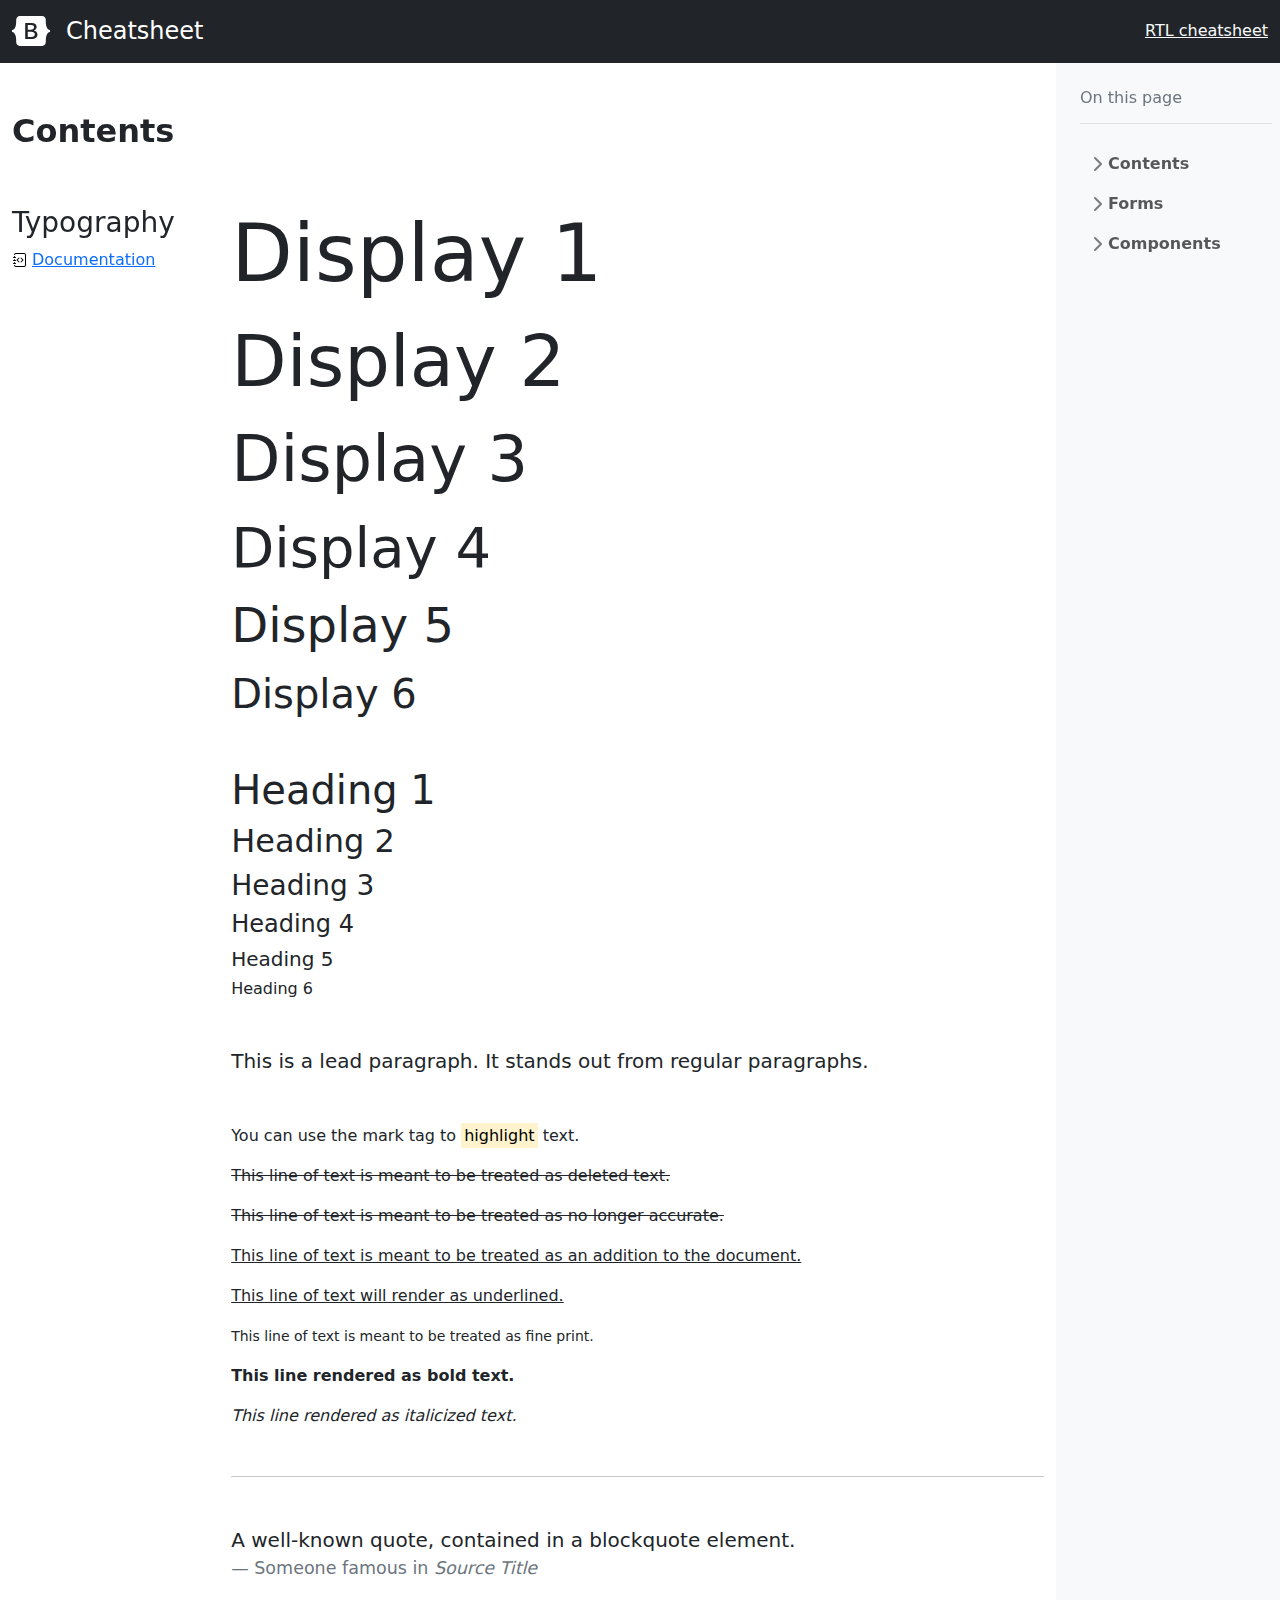
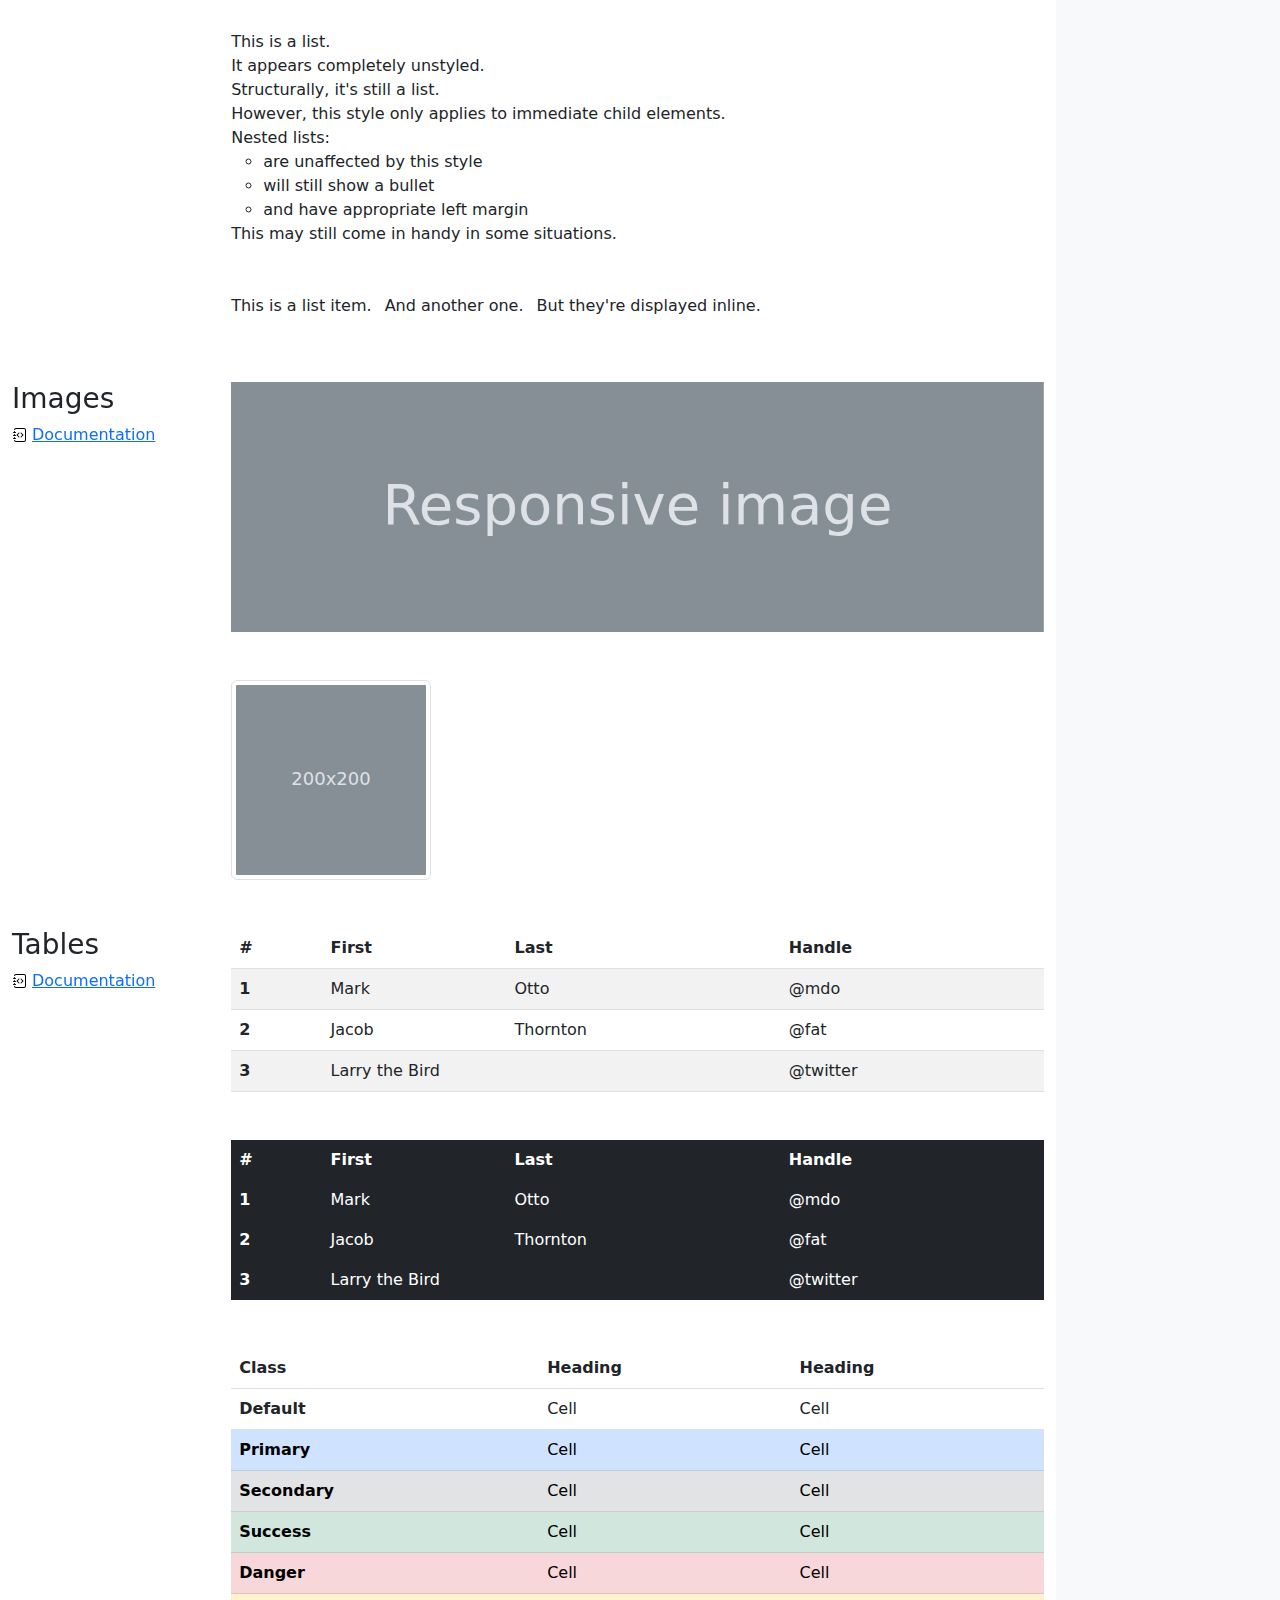
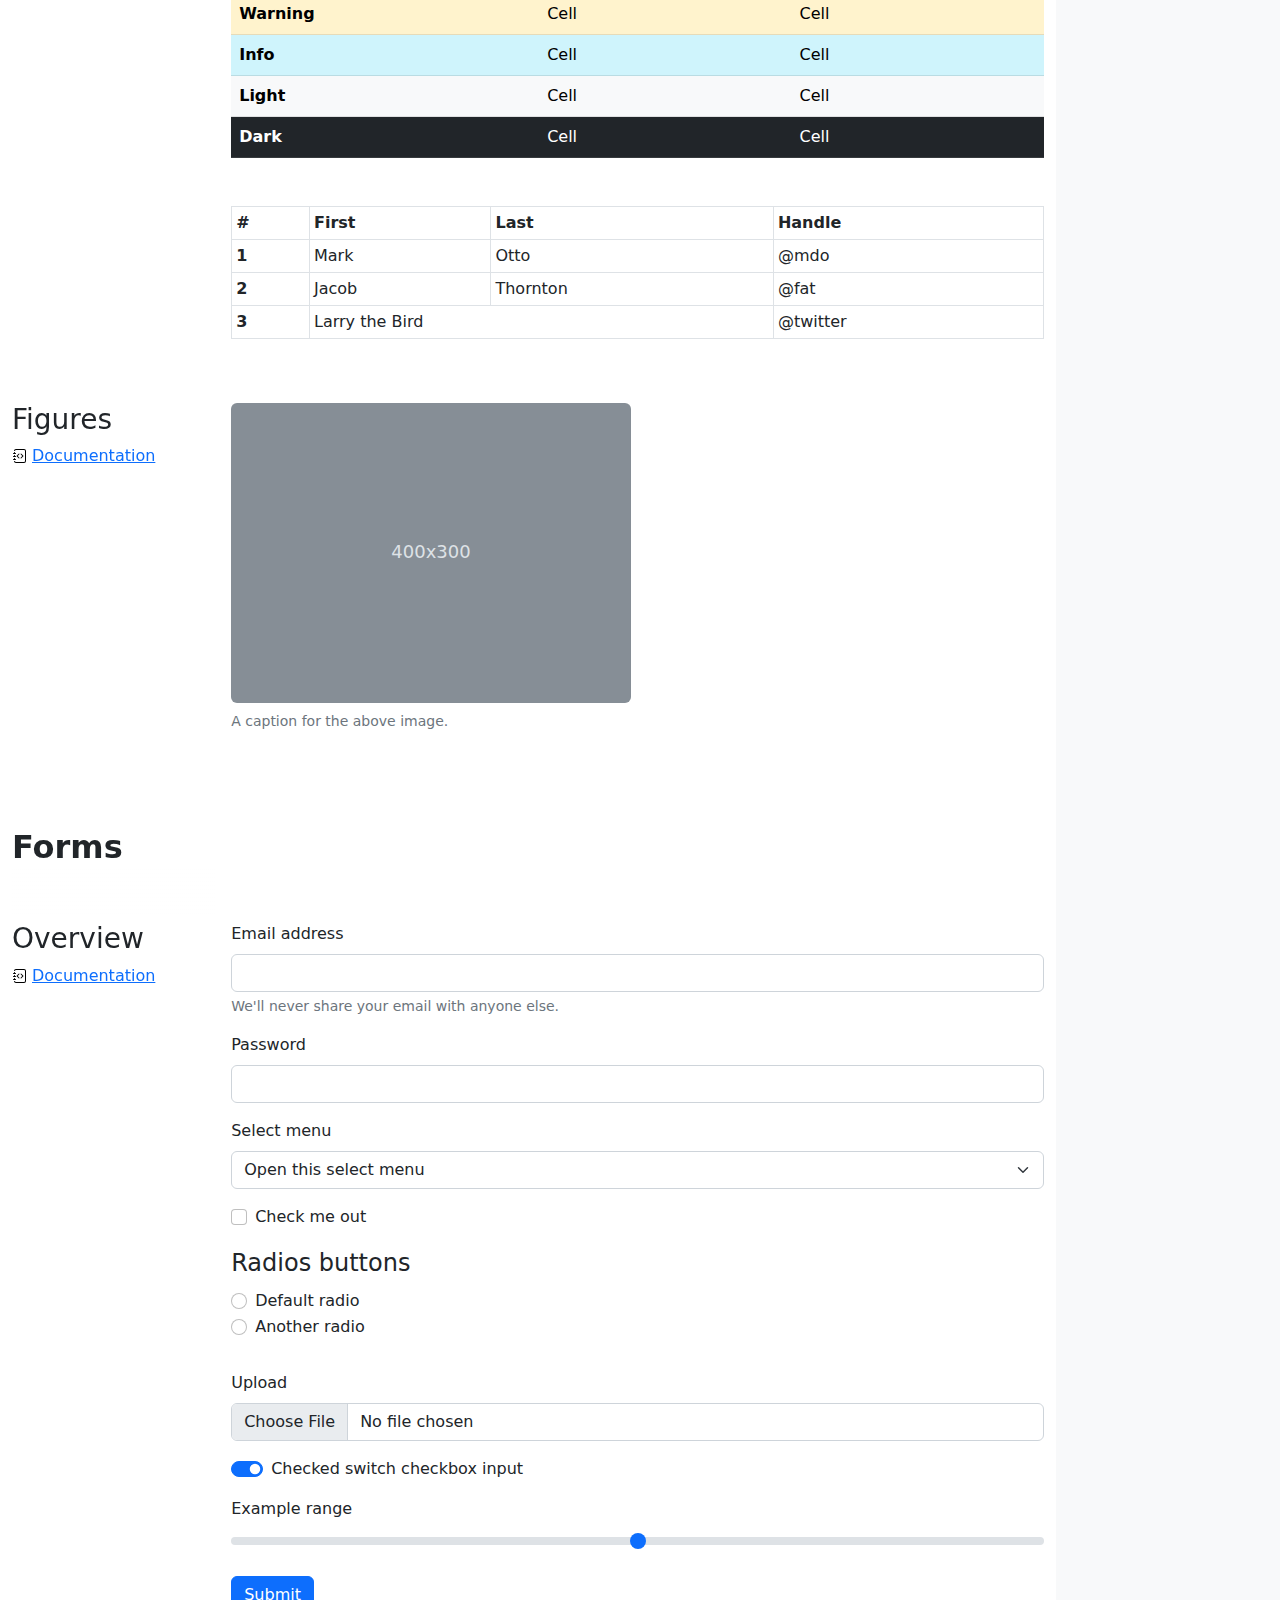
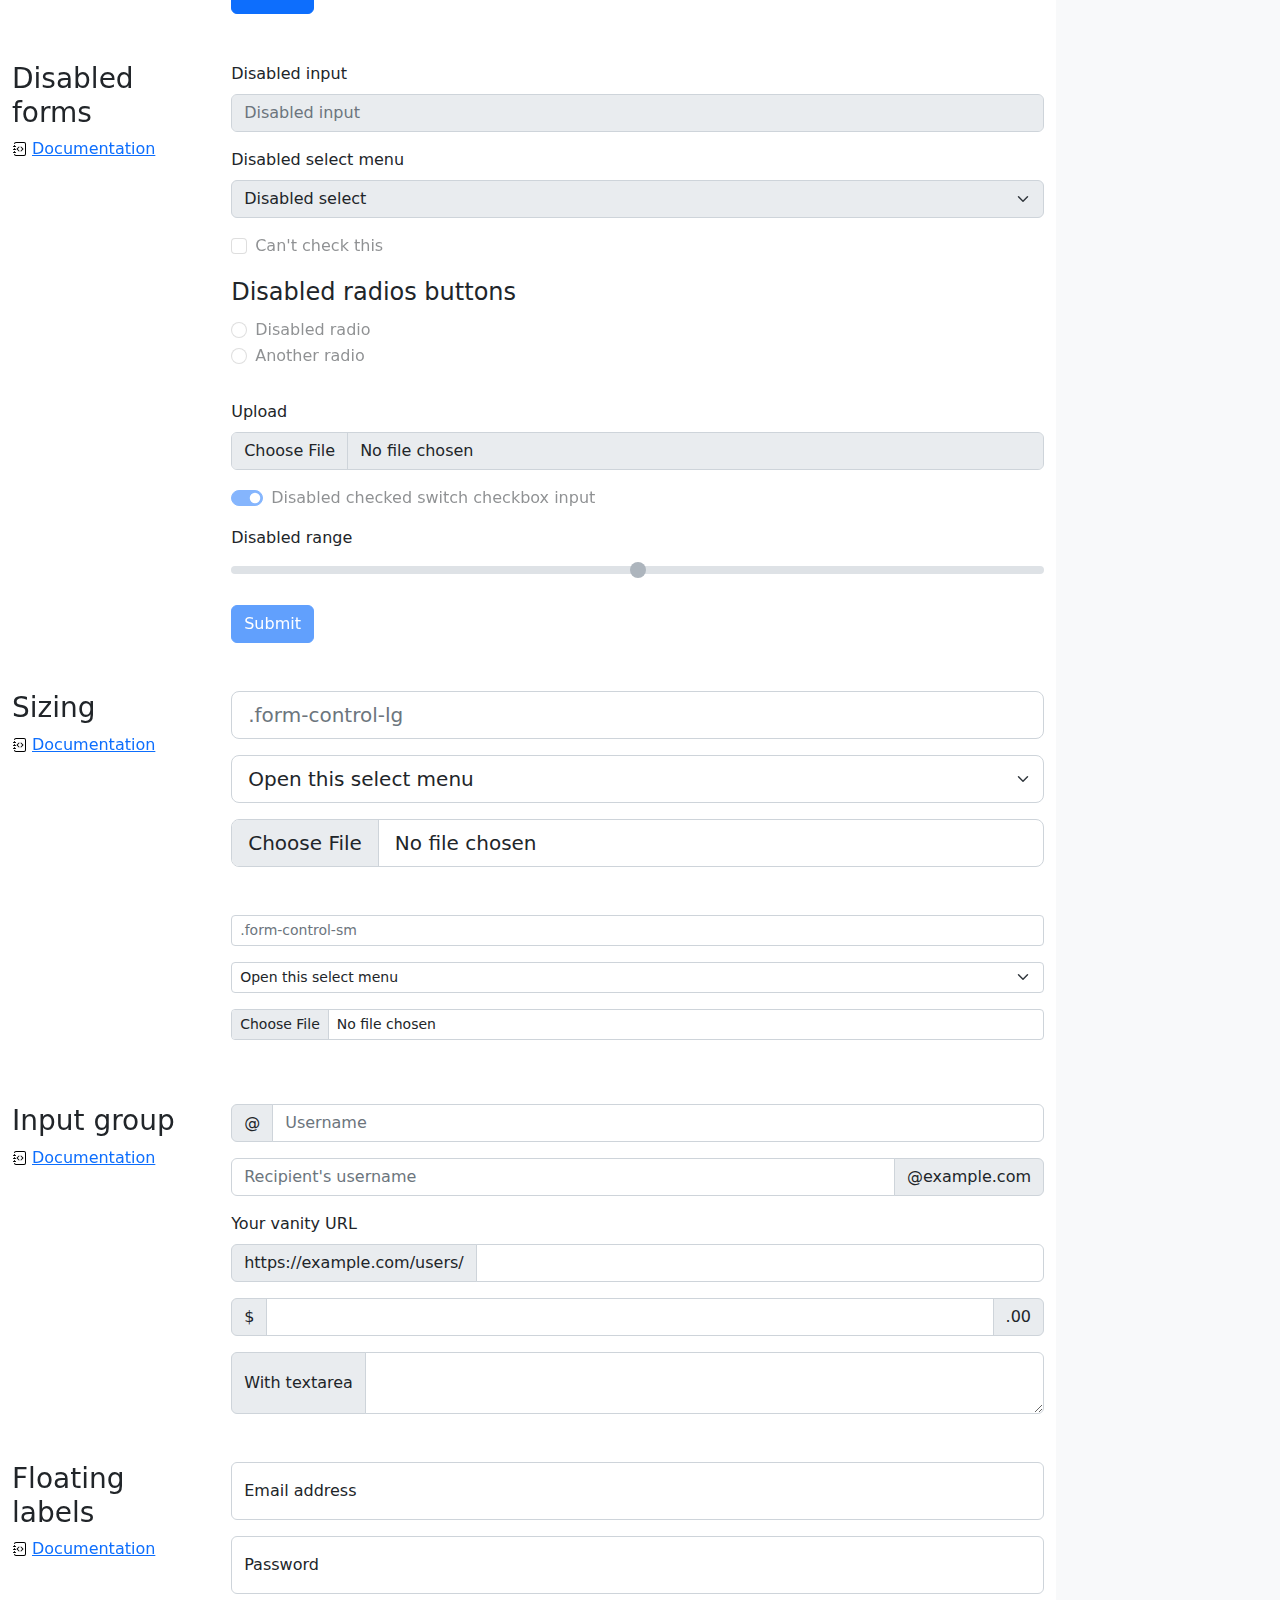
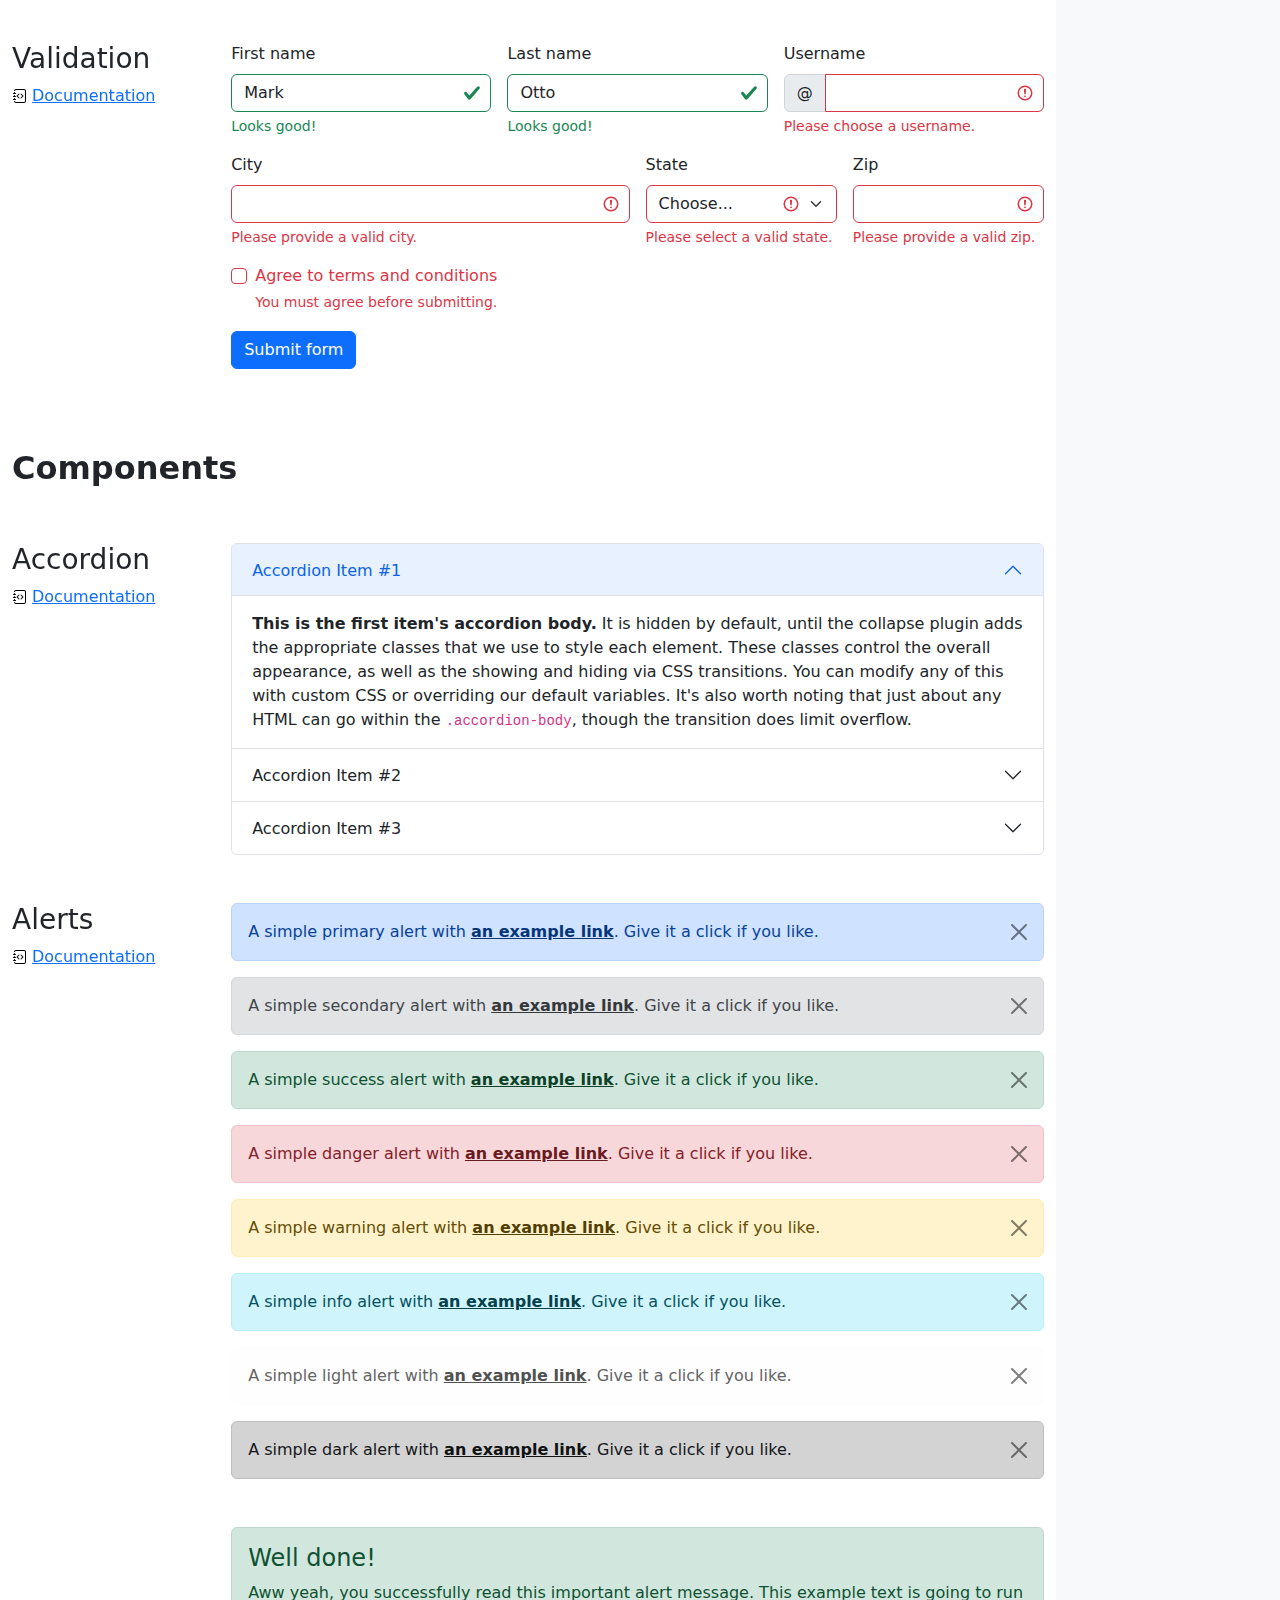
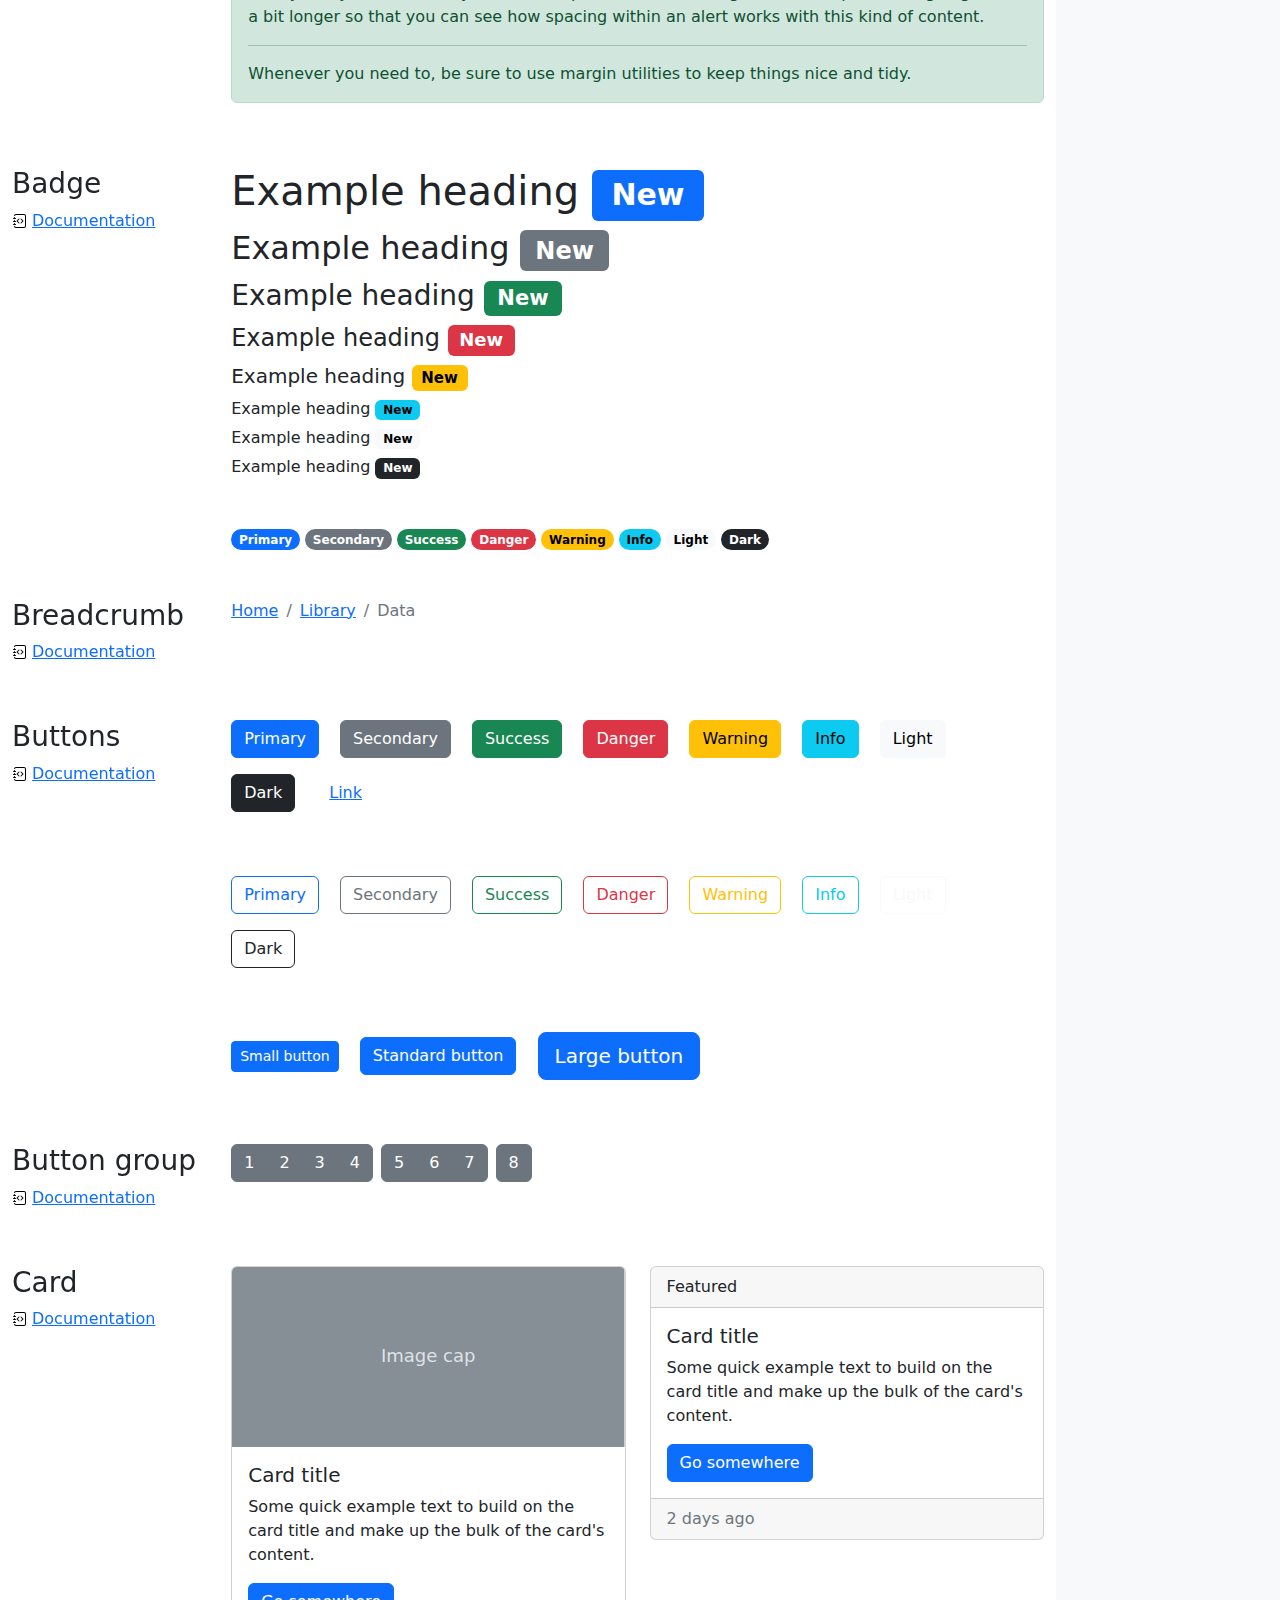
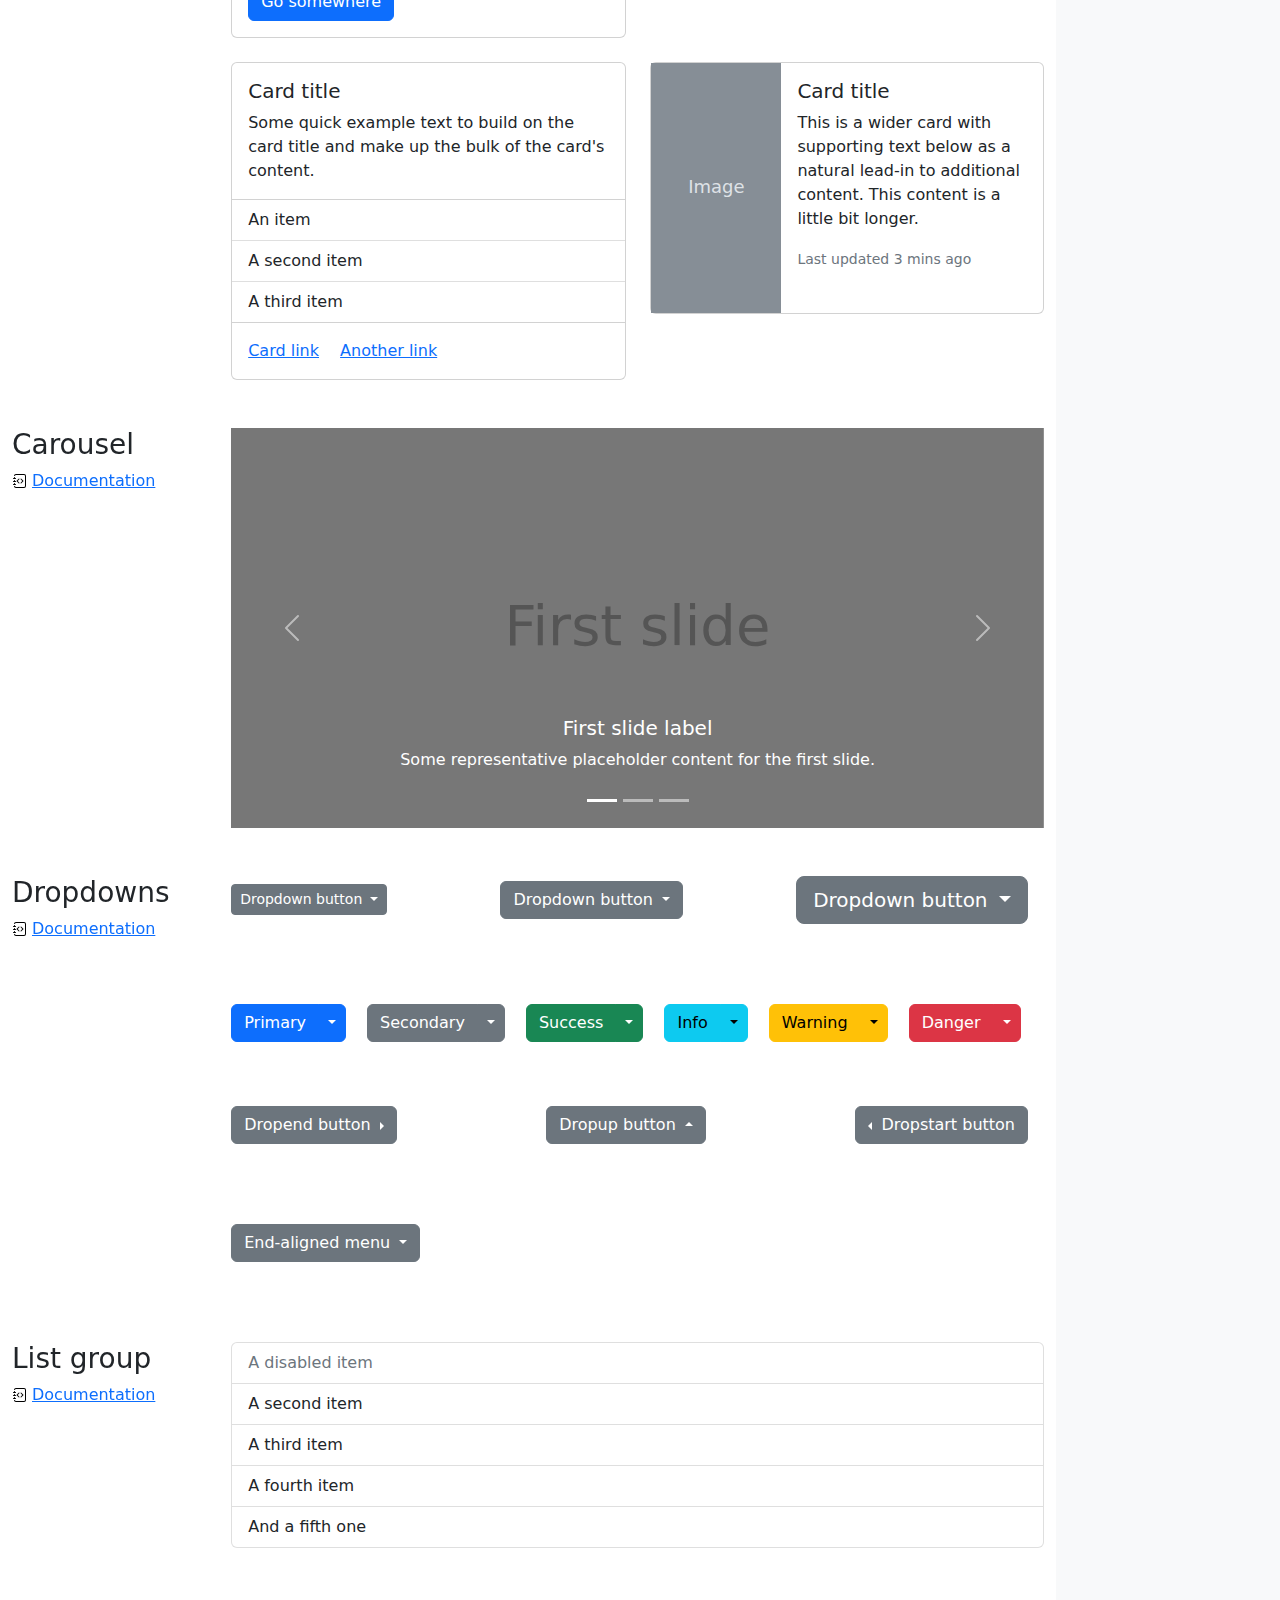
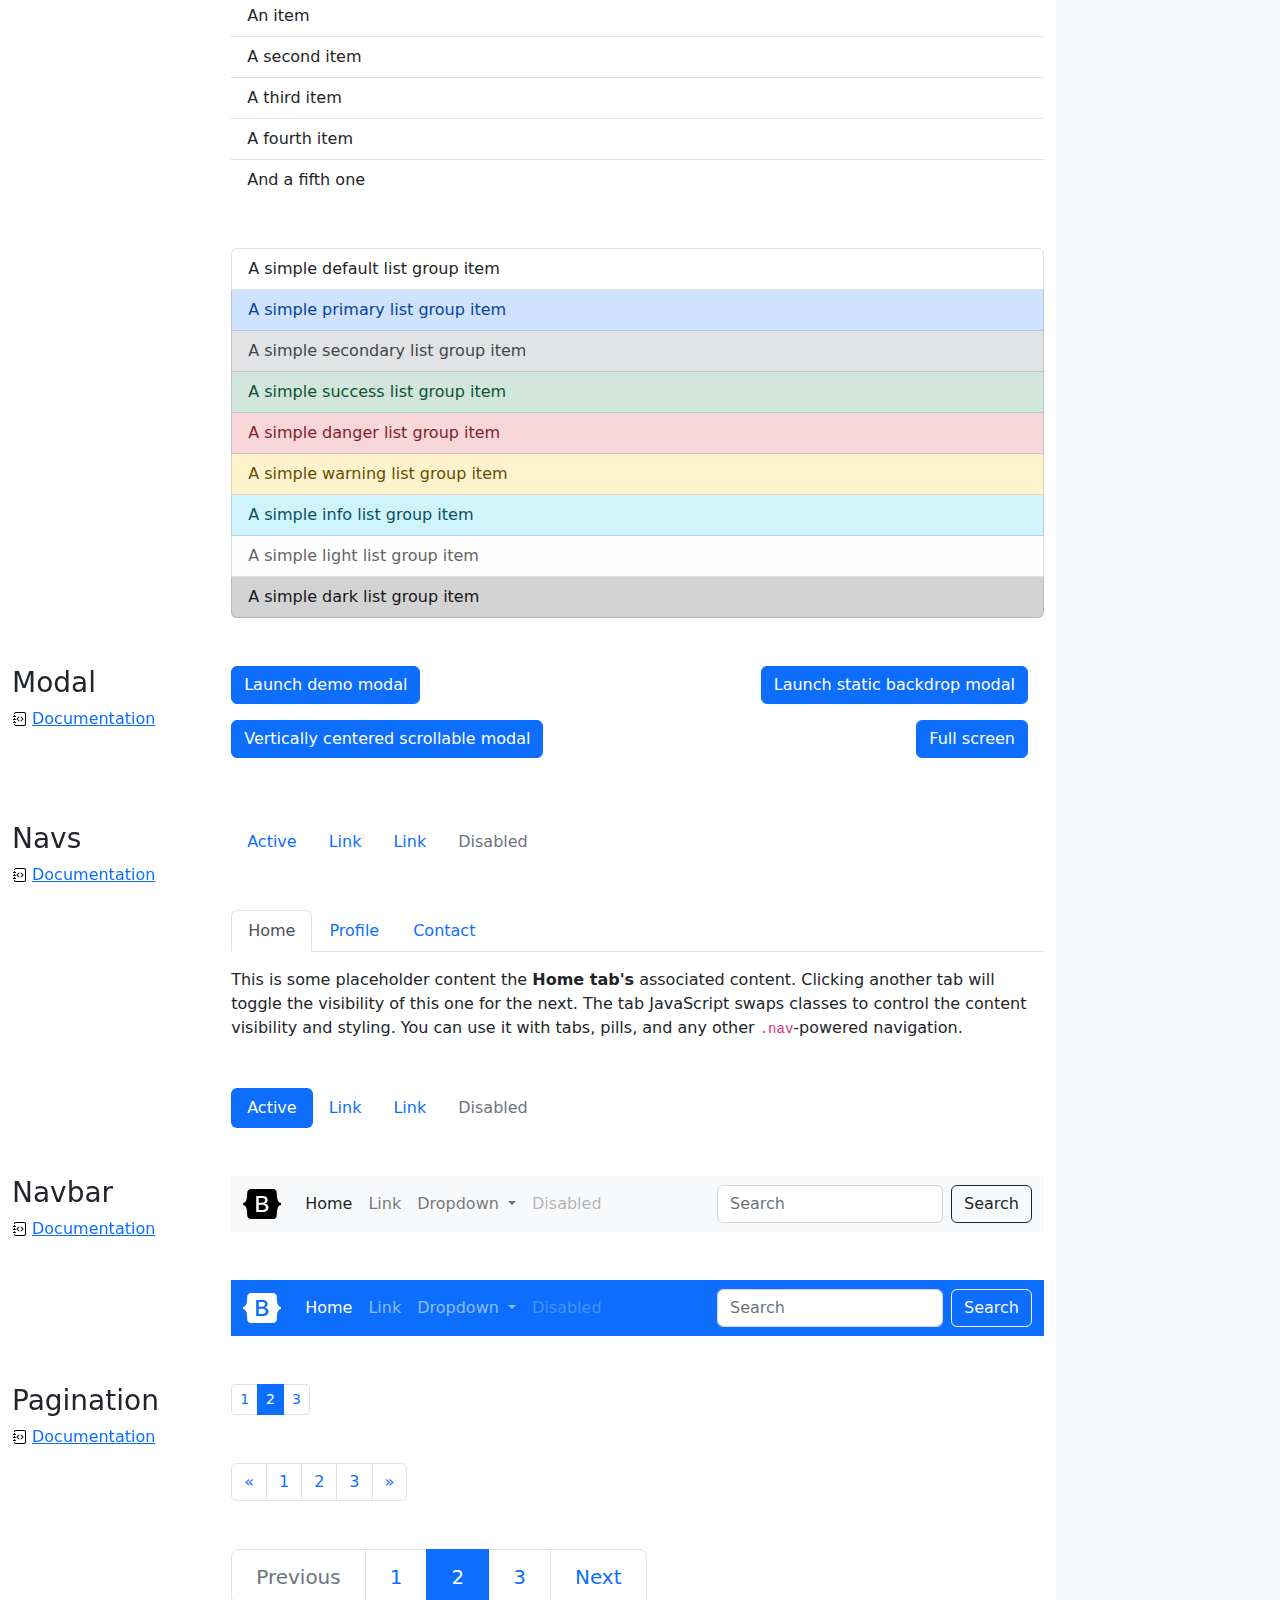
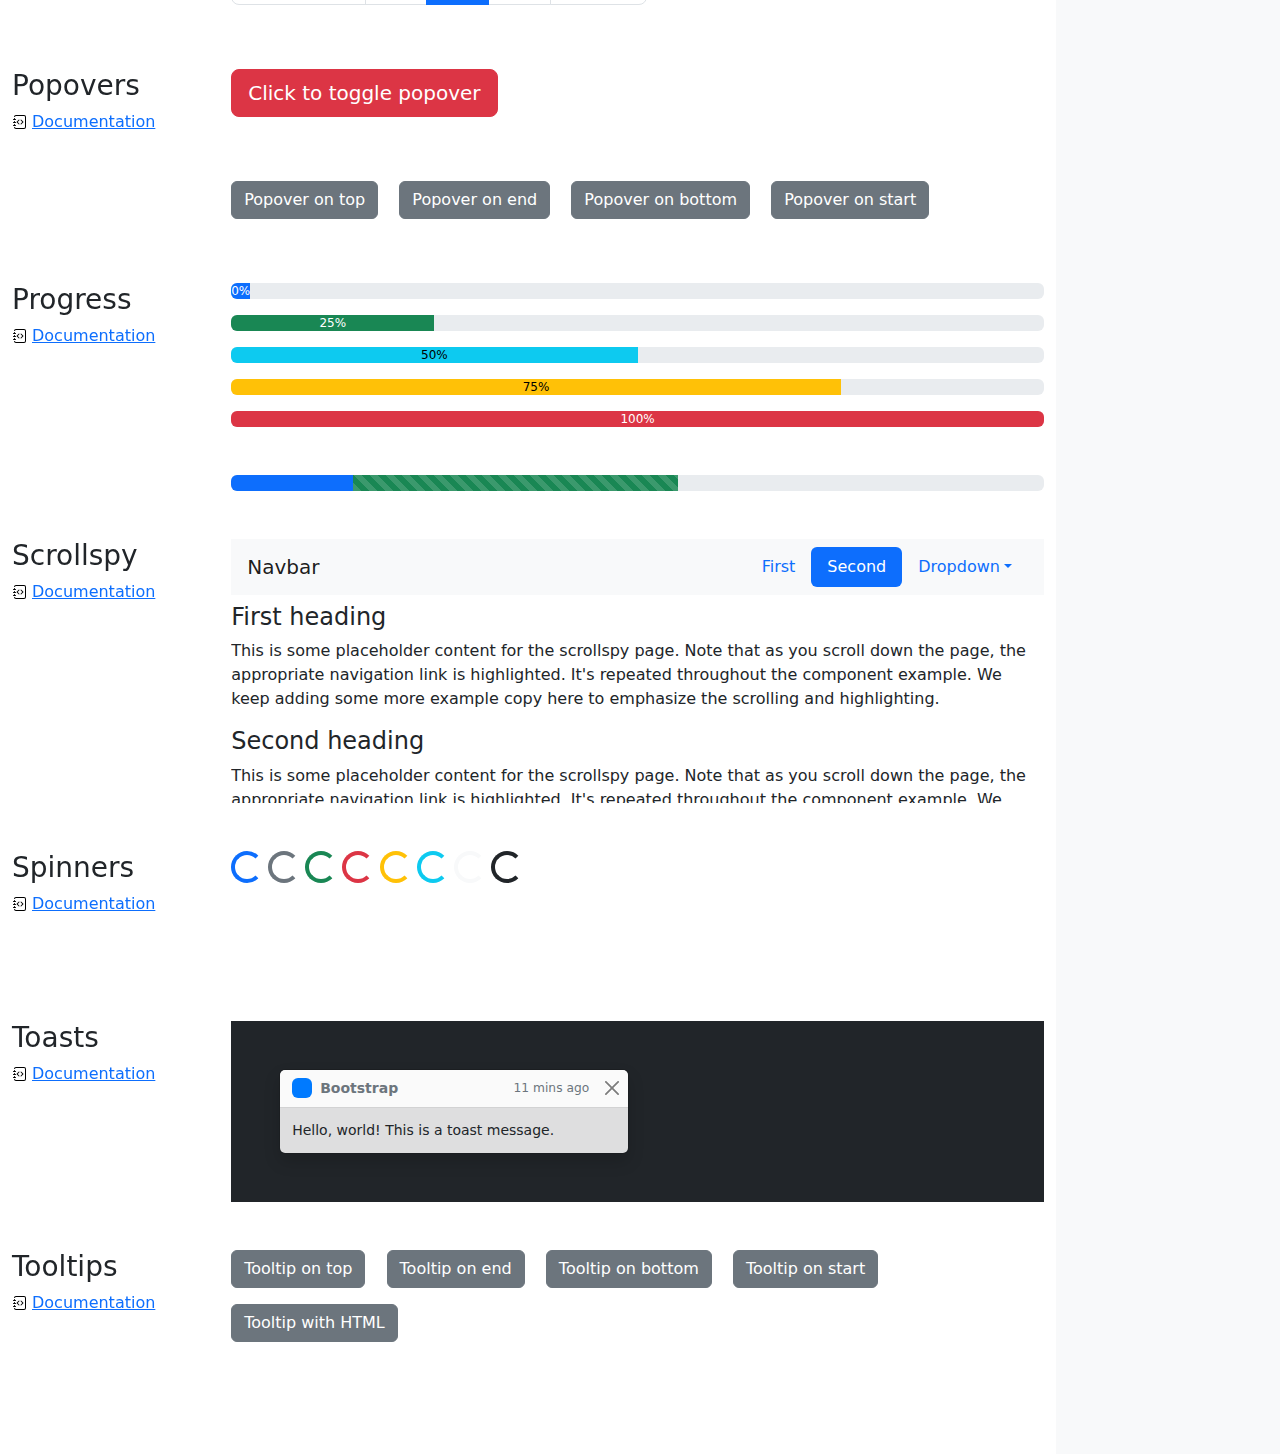
<file: CSS/bootstrap-5.2.3-examples/bootstrap-5.2.3-examples/cheatsheet/index.html>
<!doctype html>
<html lang="en">
  <head>
    <meta charset="utf-8">
    <meta name="viewport" content="width=device-width, initial-scale=1">
    <meta name="description" content="">
    <meta name="author" content="Mark Otto, Jacob Thornton, and Bootstrap contributors">
    <meta name="generator" content="Hugo 0.104.2">
    <title>Cheatsheet · Bootstrap v5.2</title>

    <link rel="canonical" href="https://getbootstrap.com/docs/5.2/examples/cheatsheet/">

    

    

<link href="../assets/dist/css/bootstrap.min.css" rel="stylesheet">

    <style>
      .bd-placeholder-img {
        font-size: 1.125rem;
        text-anchor: middle;
        -webkit-user-select: none;
        -moz-user-select: none;
        user-select: none;
      }

      @media (min-width: 768px) {
        .bd-placeholder-img-lg {
          font-size: 3.5rem;
        }
      }

      .b-example-divider {
        height: 3rem;
        background-color: rgba(0, 0, 0, .1);
        border: solid rgba(0, 0, 0, .15);
        border-width: 1px 0;
        box-shadow: inset 0 .5em 1.5em rgba(0, 0, 0, .1), inset 0 .125em .5em rgba(0, 0, 0, .15);
      }

      .b-example-vr {
        flex-shrink: 0;
        width: 1.5rem;
        height: 100vh;
      }

      .bi {
        vertical-align: -.125em;
        fill: currentColor;
      }

      .nav-scroller {
        position: relative;
        z-index: 2;
        height: 2.75rem;
        overflow-y: hidden;
      }

      .nav-scroller .nav {
        display: flex;
        flex-wrap: nowrap;
        padding-bottom: 1rem;
        margin-top: -1px;
        overflow-x: auto;
        text-align: center;
        white-space: nowrap;
        -webkit-overflow-scrolling: touch;
      }
    </style>

    
    <!-- Custom styles for this template -->
    <link href="cheatsheet.css" rel="stylesheet">
  </head>
  <body class="bg-light">
    
<header class="bd-header bg-dark py-3 d-flex align-items-stretch border-bottom border-dark">
  <div class="container-fluid d-flex align-items-center">
    <h1 class="d-flex align-items-center fs-4 text-white mb-0">
      <img src="../assets/brand/bootstrap-logo-white.svg" width="38" height="30" class="me-3" alt="Bootstrap">
      Cheatsheet
    </h1>
    <a href="../examples/cheatsheet-rtl/" class="ms-auto link-light" hreflang="ar">RTL cheatsheet</a>
  </div>
</header>
<aside class="bd-aside sticky-xl-top text-muted align-self-start mb-3 mb-xl-5 px-2">
  <h2 class="h6 pt-4 pb-3 mb-4 border-bottom">On this page</h2>
  <nav class="small" id="toc">
    <ul class="list-unstyled">
      <li class="my-2">
        <button class="btn d-inline-flex align-items-center collapsed border-0" data-bs-toggle="collapse" aria-expanded="false" data-bs-target="#contents-collapse" aria-controls="contents-collapse">Contents</button>
        <ul class="list-unstyled ps-3 collapse" id="contents-collapse">
          <li><a class="d-inline-flex align-items-center rounded text-decoration-none" href="#typography">Typography</a></li>
          <li><a class="d-inline-flex align-items-center rounded text-decoration-none" href="#images">Images</a></li>
          <li><a class="d-inline-flex align-items-center rounded text-decoration-none" href="#tables">Tables</a></li>
          <li><a class="d-inline-flex align-items-center rounded text-decoration-none" href="#figures">Figures</a></li>
        </ul>
      </li>
      <li class="my-2">
        <button class="btn d-inline-flex align-items-center collapsed border-0" data-bs-toggle="collapse" aria-expanded="false" data-bs-target="#forms-collapse" aria-controls="forms-collapse">Forms</button>
        <ul class="list-unstyled ps-3 collapse" id="forms-collapse">
          <li><a class="d-inline-flex align-items-center rounded text-decoration-none" href="#overview">Overview</a></li>
          <li><a class="d-inline-flex align-items-center rounded text-decoration-none" href="#disabled-forms">Disabled forms</a></li>
          <li><a class="d-inline-flex align-items-center rounded text-decoration-none" href="#sizing">Sizing</a></li>
          <li><a class="d-inline-flex align-items-center rounded text-decoration-none" href="#input-group">Input group</a></li>
          <li><a class="d-inline-flex align-items-center rounded text-decoration-none" href="#floating-labels">Floating labels</a></li>
          <li><a class="d-inline-flex align-items-center rounded text-decoration-none" href="#validation">Validation</a></li>
        </ul>
      </li>
      <li class="my-2">
        <button class="btn d-inline-flex align-items-center collapsed border-0" data-bs-toggle="collapse" aria-expanded="false" data-bs-target="#components-collapse" aria-controls="components-collapse">Components</button>
        <ul class="list-unstyled ps-3 collapse" id="components-collapse">
          <li><a class="d-inline-flex align-items-center rounded text-decoration-none" href="#accordion">Accordion</a></li>
          <li><a class="d-inline-flex align-items-center rounded text-decoration-none" href="#alerts">Alerts</a></li>
          <li><a class="d-inline-flex align-items-center rounded text-decoration-none" href="#badge">Badge</a></li>
          <li><a class="d-inline-flex align-items-center rounded text-decoration-none" href="#breadcrumb">Breadcrumb</a></li>
          <li><a class="d-inline-flex align-items-center rounded text-decoration-none" href="#buttons">Buttons</a></li>
          <li><a class="d-inline-flex align-items-center rounded text-decoration-none" href="#button-group">Button group</a></li>
          <li><a class="d-inline-flex align-items-center rounded text-decoration-none" href="#card">Card</a></li>
          <li><a class="d-inline-flex align-items-center rounded text-decoration-none" href="#carousel">Carousel</a></li>
          <li><a class="d-inline-flex align-items-center rounded text-decoration-none" href="#dropdowns">Dropdowns</a></li>
          <li><a class="d-inline-flex align-items-center rounded text-decoration-none" href="#list-group">List group</a></li>
          <li><a class="d-inline-flex align-items-center rounded text-decoration-none" href="#modal">Modal</a></li>
          <li><a class="d-inline-flex align-items-center rounded text-decoration-none" href="#navs">Navs</a></li>
          <li><a class="d-inline-flex align-items-center rounded text-decoration-none" href="#navbar">Navbar</a></li>
          <li><a class="d-inline-flex align-items-center rounded text-decoration-none" href="#pagination">Pagination</a></li>
          <li><a class="d-inline-flex align-items-center rounded text-decoration-none" href="#popovers">Popovers</a></li>
          <li><a class="d-inline-flex align-items-center rounded text-decoration-none" href="#progress">Progress</a></li>
          <li><a class="d-inline-flex align-items-center rounded text-decoration-none" href="#scrollspy">Scrollspy</a></li>
          <li><a class="d-inline-flex align-items-center rounded text-decoration-none" href="#spinners">Spinners</a></li>
          <li><a class="d-inline-flex align-items-center rounded text-decoration-none" href="#toasts">Toasts</a></li>
          <li><a class="d-inline-flex align-items-center rounded text-decoration-none" href="#tooltips">Tooltips</a></li>
        </ul>
      </li>
    </ul>
  </nav>
</aside>
<div class="bd-cheatsheet container-fluid bg-body">
  <section id="content">
    <h2 class="sticky-xl-top fw-bold pt-3 pt-xl-5 pb-2 pb-xl-3">Contents</h2>

    <article class="my-3" id="typography">
      <div class="bd-heading sticky-xl-top align-self-start mt-5 mb-3 mt-xl-0 mb-xl-2">
        <h3>Typography</h3>
        <a class="d-flex align-items-center" href="../content/typography/">Documentation</a>
      </div>

      <div>
        <div class="bd-example-snippet bd-code-snippet"><div class="bd-example">
        <p class="display-1">Display 1</p>
        <p class="display-2">Display 2</p>
        <p class="display-3">Display 3</p>
        <p class="display-4">Display 4</p>
        <p class="display-5">Display 5</p>
        <p class="display-6">Display 6</p>
        </div></div>


        <div class="bd-example-snippet bd-code-snippet"><div class="bd-example">
        <p class="h1">Heading 1</p>
        <p class="h2">Heading 2</p>
        <p class="h3">Heading 3</p>
        <p class="h4">Heading 4</p>
        <p class="h5">Heading 5</p>
        <p class="h6">Heading 6</p>
        </div></div>


        <div class="bd-example-snippet bd-code-snippet"><div class="bd-example">
        <p class="lead">
          This is a lead paragraph. It stands out from regular paragraphs.
        </p>
        </div></div>


        <div class="bd-example-snippet bd-code-snippet"><div class="bd-example">
        <p>You can use the mark tag to <mark>highlight</mark> text.</p>
        <p><del>This line of text is meant to be treated as deleted text.</del></p>
        <p><s>This line of text is meant to be treated as no longer accurate.</s></p>
        <p><ins>This line of text is meant to be treated as an addition to the document.</ins></p>
        <p><u>This line of text will render as underlined.</u></p>
        <p><small>This line of text is meant to be treated as fine print.</small></p>
        <p><strong>This line rendered as bold text.</strong></p>
        <p><em>This line rendered as italicized text.</em></p>
        </div></div>


        <div class="bd-example-snippet bd-code-snippet"><div class="bd-example">
        <hr>
        </div></div>


        <div class="bd-example-snippet bd-code-snippet"><div class="bd-example">
        <blockquote class="blockquote">
          <p>A well-known quote, contained in a blockquote element.</p>
          <footer class="blockquote-footer">Someone famous in <cite title="Source Title">Source Title</cite></footer>
        </blockquote>
        </div></div>


        <div class="bd-example-snippet bd-code-snippet"><div class="bd-example">
        <ul class="list-unstyled">
          <li>This is a list.</li>
          <li>It appears completely unstyled.</li>
          <li>Structurally, it's still a list.</li>
          <li>However, this style only applies to immediate child elements.</li>
          <li>Nested lists:
            <ul>
              <li>are unaffected by this style</li>
              <li>will still show a bullet</li>
              <li>and have appropriate left margin</li>
            </ul>
          </li>
          <li>This may still come in handy in some situations.</li>
        </ul>
        </div></div>


        <div class="bd-example-snippet bd-code-snippet"><div class="bd-example">
        <ul class="list-inline">
          <li class="list-inline-item">This is a list item.</li>
          <li class="list-inline-item">And another one.</li>
          <li class="list-inline-item">But they're displayed inline.</li>
        </ul>
        </div></div>

      </div>
    </article>
    <article class="my-3" id="images">
      <div class="bd-heading sticky-xl-top align-self-start mt-5 mb-3 mt-xl-0 mb-xl-2">
        <h3>Images</h3>
        <a class="d-flex align-items-center" href="../content/images/">Documentation</a>
      </div>

      <div>
        <div class="bd-example-snippet bd-code-snippet"><div class="bd-example">
        <svg class="bd-placeholder-img bd-placeholder-img-lg img-fluid" width="100%" height="250" xmlns="http://www.w3.org/2000/svg" role="img" aria-label="Placeholder: Responsive image" preserveAspectRatio="xMidYMid slice" focusable="false"><title>Placeholder</title><rect width="100%" height="100%" fill="#868e96"/><text x="50%" y="50%" fill="#dee2e6" dy=".3em">Responsive image</text></svg>

        </div></div>


        <div class="bd-example-snippet bd-code-snippet"><div class="bd-example">
        <svg class="bd-placeholder-img img-thumbnail" width="200" height="200" xmlns="http://www.w3.org/2000/svg" role="img" aria-label="A generic square placeholder image with a white border around it, making it resemble a photograph taken with an old instant camera: 200x200" preserveAspectRatio="xMidYMid slice" focusable="false"><title>A generic square placeholder image with a white border around it, making it resemble a photograph taken with an old instant camera</title><rect width="100%" height="100%" fill="#868e96"/><text x="50%" y="50%" fill="#dee2e6" dy=".3em">200x200</text></svg>

        </div></div>

      </div>
    </article>
    <article class="my-3" id="tables">
      <div class="bd-heading sticky-xl-top align-self-start mt-5 mb-3 mt-xl-0 mb-xl-2">
        <h3>Tables</h3>
        <a class="d-flex align-items-center" href="../content/tables/">Documentation</a>
      </div>

      <div>
        <div class="bd-example-snippet bd-code-snippet"><div class="bd-example">
        <table class="table table-striped">
          <thead>
          <tr>
            <th scope="col">#</th>
            <th scope="col">First</th>
            <th scope="col">Last</th>
            <th scope="col">Handle</th>
          </tr>
          </thead>
          <tbody>
          <tr>
            <th scope="row">1</th>
            <td>Mark</td>
            <td>Otto</td>
            <td>@mdo</td>
          </tr>
          <tr>
            <th scope="row">2</th>
            <td>Jacob</td>
            <td>Thornton</td>
            <td>@fat</td>
          </tr>
          <tr>
            <th scope="row">3</th>
            <td colspan="2">Larry the Bird</td>
            <td>@twitter</td>
          </tr>
          </tbody>
        </table>
        </div></div>


        <div class="bd-example-snippet bd-code-snippet"><div class="bd-example">
        <table class="table table-dark table-borderless">
          <thead>
          <tr>
            <th scope="col">#</th>
            <th scope="col">First</th>
            <th scope="col">Last</th>
            <th scope="col">Handle</th>
          </tr>
          </thead>
          <tbody>
          <tr>
            <th scope="row">1</th>
            <td>Mark</td>
            <td>Otto</td>
            <td>@mdo</td>
          </tr>
          <tr>
            <th scope="row">2</th>
            <td>Jacob</td>
            <td>Thornton</td>
            <td>@fat</td>
          </tr>
          <tr>
            <th scope="row">3</th>
            <td colspan="2">Larry the Bird</td>
            <td>@twitter</td>
          </tr>
          </tbody>
        </table>
        </div></div>


        <div class="bd-example-snippet bd-code-snippet"><div class="bd-example">
        <table class="table table-hover">
          <thead>
          <tr>
            <th scope="col">Class</th>
            <th scope="col">Heading</th>
            <th scope="col">Heading</th>
          </tr>
          </thead>
          <tbody>
          <tr>
            <th scope="row">Default</th>
            <td>Cell</td>
            <td>Cell</td>
          </tr>
          
          <tr class="table-primary">
            <th scope="row">Primary</th>
            <td>Cell</td>
            <td>Cell</td>
          </tr>
          <tr class="table-secondary">
            <th scope="row">Secondary</th>
            <td>Cell</td>
            <td>Cell</td>
          </tr>
          <tr class="table-success">
            <th scope="row">Success</th>
            <td>Cell</td>
            <td>Cell</td>
          </tr>
          <tr class="table-danger">
            <th scope="row">Danger</th>
            <td>Cell</td>
            <td>Cell</td>
          </tr>
          <tr class="table-warning">
            <th scope="row">Warning</th>
            <td>Cell</td>
            <td>Cell</td>
          </tr>
          <tr class="table-info">
            <th scope="row">Info</th>
            <td>Cell</td>
            <td>Cell</td>
          </tr>
          <tr class="table-light">
            <th scope="row">Light</th>
            <td>Cell</td>
            <td>Cell</td>
          </tr>
          <tr class="table-dark">
            <th scope="row">Dark</th>
            <td>Cell</td>
            <td>Cell</td>
          </tr>
          </tbody>
        </table>
        </div></div>


        <div class="bd-example-snippet bd-code-snippet"><div class="bd-example">
        <table class="table table-sm table-bordered">
          <thead>
          <tr>
            <th scope="col">#</th>
            <th scope="col">First</th>
            <th scope="col">Last</th>
            <th scope="col">Handle</th>
          </tr>
          </thead>
          <tbody>
          <tr>
            <th scope="row">1</th>
            <td>Mark</td>
            <td>Otto</td>
            <td>@mdo</td>
          </tr>
          <tr>
            <th scope="row">2</th>
            <td>Jacob</td>
            <td>Thornton</td>
            <td>@fat</td>
          </tr>
          <tr>
            <th scope="row">3</th>
            <td colspan="2">Larry the Bird</td>
            <td>@twitter</td>
          </tr>
          </tbody>
        </table>
        </div></div>

      </div>
    </article>
    <article class="my-3" id="figures">
      <div class="bd-heading sticky-xl-top align-self-start mt-5 mb-3 mt-xl-0 mb-xl-2">
        <h3>Figures</h3>
        <a class="d-flex align-items-center" href="../content/figures/">Documentation</a>
      </div>

      <div>
        <div class="bd-example-snippet bd-code-snippet"><div class="bd-example">
        <figure class="figure">
          <svg class="bd-placeholder-img figure-img img-fluid rounded" width="400" height="300" xmlns="http://www.w3.org/2000/svg" role="img" aria-label="Placeholder: 400x300" preserveAspectRatio="xMidYMid slice" focusable="false"><title>Placeholder</title><rect width="100%" height="100%" fill="#868e96"/><text x="50%" y="50%" fill="#dee2e6" dy=".3em">400x300</text></svg>

          <figcaption class="figure-caption">A caption for the above image.</figcaption>
        </figure>
        </div></div>

      </div>
    </article>
  </section>

  <section id="forms">
    <h2 class="sticky-xl-top fw-bold pt-3 pt-xl-5 pb-2 pb-xl-3">Forms</h2>

    <article class="my-3" id="overview">
      <div class="bd-heading sticky-xl-top align-self-start mt-5 mb-3 mt-xl-0 mb-xl-2">
        <h3>Overview</h3>
        <a class="d-flex align-items-center" href="../forms/overview/">Documentation</a>
      </div>

      <div>
        <div class="bd-example-snippet bd-code-snippet"><div class="bd-example">
        <form>
          <div class="mb-3">
            <label for="exampleInputEmail1" class="form-label">Email address</label>
            <input type="email" class="form-control" id="exampleInputEmail1" aria-describedby="emailHelp">
            <div id="emailHelp" class="form-text">We'll never share your email with anyone else.</div>
          </div>
          <div class="mb-3">
            <label for="exampleInputPassword1" class="form-label">Password</label>
            <input type="password" class="form-control" id="exampleInputPassword1">
          </div>
          <div class="mb-3">
            <label for="exampleSelect" class="form-label">Select menu</label>
            <select class="form-select" id="exampleSelect">
              <option selected>Open this select menu</option>
              <option value="1">One</option>
              <option value="2">Two</option>
              <option value="3">Three</option>
            </select>
          </div>
          <div class="mb-3 form-check">
            <input type="checkbox" class="form-check-input" id="exampleCheck1">
            <label class="form-check-label" for="exampleCheck1">Check me out</label>
          </div>
          <fieldset class="mb-3">
            <legend>Radios buttons</legend>
            <div class="form-check">
              <input type="radio" name="radios" class="form-check-input" id="exampleRadio1">
              <label class="form-check-label" for="exampleRadio1">Default radio</label>
            </div>
            <div class="mb-3 form-check">
              <input type="radio" name="radios" class="form-check-input" id="exampleRadio2">
              <label class="form-check-label" for="exampleRadio2">Another radio</label>
            </div>
          </fieldset>
          <div class="mb-3">
            <label class="form-label" for="customFile">Upload</label>
            <input type="file" class="form-control" id="customFile">
          </div>
          <div class="mb-3 form-check form-switch">
            <input class="form-check-input" type="checkbox" role="switch" id="flexSwitchCheckChecked" checked>
            <label class="form-check-label" for="flexSwitchCheckChecked">Checked switch checkbox input</label>
          </div>
          <div class="mb-3">
            <label for="customRange3" class="form-label">Example range</label>
            <input type="range" class="form-range" min="0" max="5" step="0.5" id="customRange3">
          </div>
          <button type="submit" class="btn btn-primary">Submit</button>
        </form>
        </div></div>

      </div>
    </article>
    <article class="my-3" id="disabled-forms">
      <div class="bd-heading sticky-xl-top align-self-start mt-5 mb-3 mt-xl-0 mb-xl-2">
        <h3>Disabled forms</h3>
        <a class="d-flex align-items-center" href="../forms/overview/#disabled-forms">Documentation</a>
      </div>

      <div>
        <div class="bd-example-snippet bd-code-snippet"><div class="bd-example">
        <form>
          <fieldset disabled aria-label="Disabled fieldset example">
            <div class="mb-3">
              <label for="disabledTextInput" class="form-label">Disabled input</label>
              <input type="text" id="disabledTextInput" class="form-control" placeholder="Disabled input">
            </div>
            <div class="mb-3">
              <label for="disabledSelect" class="form-label">Disabled select menu</label>
              <select id="disabledSelect" class="form-select">
                <option>Disabled select</option>
              </select>
            </div>
            <div class="mb-3">
              <div class="form-check">
                <input class="form-check-input" type="checkbox" id="disabledFieldsetCheck" disabled>
                <label class="form-check-label" for="disabledFieldsetCheck">
                  Can't check this
                </label>
              </div>
            </div>
            <fieldset class="mb-3">
              <legend>Disabled radios buttons</legend>
              <div class="form-check">
                <input type="radio" name="radios" class="form-check-input" id="disabledRadio1" disabled>
                <label class="form-check-label" for="disabledRadio1">Disabled radio</label>
              </div>
              <div class="mb-3 form-check">
                <input type="radio" name="radios" class="form-check-input" id="disabledRadio2" disabled>
                <label class="form-check-label" for="disabledRadio2">Another radio</label>
              </div>
            </fieldset>
            <div class="mb-3">
              <label class="form-label" for="disabledCustomFile">Upload</label>
              <input type="file" class="form-control" id="disabledCustomFile" disabled>
            </div>
            <div class="mb-3 form-check form-switch">
              <input class="form-check-input" type="checkbox" role="switch" id="disabledSwitchCheckChecked" checked disabled>
              <label class="form-check-label" for="disabledSwitchCheckChecked">Disabled checked switch checkbox input</label>
            </div>
            <div class="mb-3">
              <label for="disabledRange" class="form-label">Disabled range</label>
              <input type="range" class="form-range" min="0" max="5" step="0.5" id="disabledRange">
            </div>
            <button type="submit" class="btn btn-primary">Submit</button>
          </fieldset>
        </form>
        </div></div>

      </div>
    </article>
    <article class="my-3" id="sizing">
      <div class="bd-heading sticky-xl-top align-self-start mt-5 mb-3 mt-xl-0 mb-xl-2">
        <h3>Sizing</h3>
        <a class="d-flex align-items-center" href="../forms/form-control/#sizing">Documentation</a>
      </div>

      <div>
        <div class="bd-example-snippet bd-code-snippet"><div class="bd-example">
        <div class="mb-3">
          <input class="form-control form-control-lg" type="text" placeholder=".form-control-lg" aria-label=".form-control-lg example">
        </div>
        <div class="mb-3">
          <select class="form-select form-select-lg" aria-label=".form-select-lg example">
            <option selected>Open this select menu</option>
            <option value="1">One</option>
            <option value="2">Two</option>
            <option value="3">Three</option>
          </select>
        </div>
        <div class="mb-3">
          <input type="file" class="form-control form-control-lg" aria-label="Large file input example">
        </div>
        </div></div>


        <div class="bd-example-snippet bd-code-snippet"><div class="bd-example">
        <div class="mb-3">
          <input class="form-control form-control-sm" type="text" placeholder=".form-control-sm" aria-label=".form-control-sm example">
        </div>
        <div class="mb-3">
          <select class="form-select form-select-sm" aria-label=".form-select-sm example">
            <option selected>Open this select menu</option>
            <option value="1">One</option>
            <option value="2">Two</option>
            <option value="3">Three</option>
          </select>
        </div>
        <div class="mb-3">
          <input type="file" class="form-control form-control-sm" aria-label="Small file input example">
        </div>
        </div></div>

      </div>
    </article>
    <article class="my-3" id="input-group">
      <div class="bd-heading sticky-xl-top align-self-start mt-5 mb-3 mt-xl-0 mb-xl-2">
        <h3>Input group</h3>
        <a class="d-flex align-items-center" href="../forms/input-group/">Documentation</a>
      </div>

      <div>
        <div class="bd-example-snippet bd-code-snippet"><div class="bd-example">
        <div class="input-group mb-3">
          <span class="input-group-text" id="basic-addon1">@</span>
          <input type="text" class="form-control" placeholder="Username" aria-label="Username" aria-describedby="basic-addon1">
        </div>
        <div class="input-group mb-3">
          <input type="text" class="form-control" placeholder="Recipient's username" aria-label="Recipient's username" aria-describedby="basic-addon2">
          <span class="input-group-text" id="basic-addon2">@example.com</span>
        </div>
        <label for="basic-url" class="form-label">Your vanity URL</label>
        <div class="input-group mb-3">
          <span class="input-group-text" id="basic-addon3">https://example.com/users/</span>
          <input type="text" class="form-control" id="basic-url" aria-describedby="basic-addon3">
        </div>
        <div class="input-group mb-3">
          <span class="input-group-text">$</span>
          <input type="text" class="form-control" aria-label="Amount (to the nearest dollar)">
          <span class="input-group-text">.00</span>
        </div>
        <div class="input-group">
          <span class="input-group-text">With textarea</span>
          <textarea class="form-control" aria-label="With textarea"></textarea>
        </div>
        </div></div>

      </div>
    </article>
    <article class="my-3" id="floating-labels">
      <div class="bd-heading sticky-xl-top align-self-start mt-5 mb-3 mt-xl-0 mb-xl-2">
        <h3>Floating labels</h3>
        <a class="d-flex align-items-center" href="../forms/floating-labels/">Documentation</a>
      </div>

      <div>
        <div class="bd-example-snippet bd-code-snippet"><div class="bd-example">
        <form>
          <div class="form-floating mb-3">
            <input type="email" class="form-control" id="floatingInput" placeholder="name@example.com">
            <label for="floatingInput">Email address</label>
          </div>
          <div class="form-floating">
            <input type="password" class="form-control" id="floatingPassword" placeholder="Password">
            <label for="floatingPassword">Password</label>
          </div>
        </form>
        </div></div>

      </div>
    </article>
    <article class="my-3" id="validation">
      <div class="bd-heading sticky-xl-top align-self-start mt-5 mb-3 mt-xl-0 mb-xl-2">
        <h3>Validation</h3>
        <a class="d-flex align-items-center" href="../forms/validation/">Documentation</a>
      </div>

      <div>
        <div class="bd-example-snippet bd-code-snippet"><div class="bd-example">
        <form class="row g-3">
          <div class="col-md-4">
            <label for="validationServer01" class="form-label">First name</label>
            <input type="text" class="form-control is-valid" id="validationServer01" value="Mark" required>
            <div class="valid-feedback">
              Looks good!
            </div>
          </div>
          <div class="col-md-4">
            <label for="validationServer02" class="form-label">Last name</label>
            <input type="text" class="form-control is-valid" id="validationServer02" value="Otto" required>
            <div class="valid-feedback">
              Looks good!
            </div>
          </div>
          <div class="col-md-4">
            <label for="validationServerUsername" class="form-label">Username</label>
            <div class="input-group has-validation">
              <span class="input-group-text" id="inputGroupPrepend3">@</span>
              <input type="text" class="form-control is-invalid" id="validationServerUsername" aria-describedby="inputGroupPrepend3" required>
              <div class="invalid-feedback">
                Please choose a username.
              </div>
            </div>
          </div>
          <div class="col-md-6">
            <label for="validationServer03" class="form-label">City</label>
            <input type="text" class="form-control is-invalid" id="validationServer03" required>
            <div class="invalid-feedback">
              Please provide a valid city.
            </div>
          </div>
          <div class="col-md-3">
            <label for="validationServer04" class="form-label">State</label>
            <select class="form-select is-invalid" id="validationServer04" required>
              <option selected disabled value="">Choose...</option>
              <option>...</option>
            </select>
            <div class="invalid-feedback">
              Please select a valid state.
            </div>
          </div>
          <div class="col-md-3">
            <label for="validationServer05" class="form-label">Zip</label>
            <input type="text" class="form-control is-invalid" id="validationServer05" required>
            <div class="invalid-feedback">
              Please provide a valid zip.
            </div>
          </div>
          <div class="col-12">
            <div class="form-check">
              <input class="form-check-input is-invalid" type="checkbox" value="" id="invalidCheck3" required>
              <label class="form-check-label" for="invalidCheck3">
                Agree to terms and conditions
              </label>
              <div class="invalid-feedback">
                You must agree before submitting.
              </div>
            </div>
          </div>
          <div class="col-12">
            <button class="btn btn-primary" type="submit">Submit form</button>
          </div>
        </form>
        </div></div>

      </div>
    </article>
  </section>

  <section id="components">
    <h2 class="sticky-xl-top fw-bold pt-3 pt-xl-5 pb-2 pb-xl-3">Components</h2>

    <article class="my-3" id="accordion">
      <div class="bd-heading sticky-xl-top align-self-start mt-5 mb-3 mt-xl-0 mb-xl-2">
        <h3>Accordion</h3>
        <a class="d-flex align-items-center" href="../components/accordion/">Documentation</a>
      </div>

      <div>
        <div class="bd-example-snippet bd-code-snippet"><div class="bd-example">
        <div class="accordion" id="accordionExample">
          <div class="accordion-item">
            <h4 class="accordion-header" id="headingOne">
              <button class="accordion-button" type="button" data-bs-toggle="collapse" data-bs-target="#collapseOne" aria-expanded="true" aria-controls="collapseOne">
                Accordion Item #1
              </button>
            </h4>
            <div id="collapseOne" class="accordion-collapse collapse show" aria-labelledby="headingOne" data-bs-parent="#accordionExample">
              <div class="accordion-body">
                <strong>This is the first item's accordion body.</strong> It is hidden by default, until the collapse plugin adds the appropriate classes that we use to style each element. These classes control the overall appearance, as well as the showing and hiding via CSS transitions. You can modify any of this with custom CSS or overriding our default variables. It's also worth noting that just about any HTML can go within the <code>.accordion-body</code>, though the transition does limit overflow.
              </div>
            </div>
          </div>
          <div class="accordion-item">
            <h4 class="accordion-header" id="headingTwo">
              <button class="accordion-button collapsed" type="button" data-bs-toggle="collapse" data-bs-target="#collapseTwo" aria-expanded="false" aria-controls="collapseTwo">
                Accordion Item #2
              </button>
            </h4>
            <div id="collapseTwo" class="accordion-collapse collapse" aria-labelledby="headingTwo" data-bs-parent="#accordionExample">
              <div class="accordion-body">
                <strong>This is the second item's accordion body.</strong> It is hidden by default, until the collapse plugin adds the appropriate classes that we use to style each element. These classes control the overall appearance, as well as the showing and hiding via CSS transitions. You can modify any of this with custom CSS or overriding our default variables. It's also worth noting that just about any HTML can go within the <code>.accordion-body</code>, though the transition does limit overflow.
              </div>
            </div>
          </div>
          <div class="accordion-item">
            <h4 class="accordion-header" id="headingThree">
              <button class="accordion-button collapsed" type="button" data-bs-toggle="collapse" data-bs-target="#collapseThree" aria-expanded="false" aria-controls="collapseThree">
                Accordion Item #3
              </button>
            </h4>
            <div id="collapseThree" class="accordion-collapse collapse" aria-labelledby="headingThree" data-bs-parent="#accordionExample">
              <div class="accordion-body">
                <strong>This is the third item's accordion body.</strong> It is hidden by default, until the collapse plugin adds the appropriate classes that we use to style each element. These classes control the overall appearance, as well as the showing and hiding via CSS transitions. You can modify any of this with custom CSS or overriding our default variables. It's also worth noting that just about any HTML can go within the <code>.accordion-body</code>, though the transition does limit overflow.
              </div>
            </div>
          </div>
        </div>
        </div></div>

      </div>
    </article>
    <article class="my-3" id="alerts">
      <div class="bd-heading sticky-xl-top align-self-start mt-5 mb-3 mt-xl-0 mb-xl-2">
        <h3>Alerts</h3>
        <a class="d-flex align-items-center" href="../components/alerts/">Documentation</a>
      </div>

      <div>
        <div class="bd-example-snippet bd-code-snippet"><div class="bd-example">
        
        <div class="alert alert-primary alert-dismissible fade show" role="alert">
          A simple primary alert with <a href="#" class="alert-link">an example link</a>. Give it a click if you like.
          <button type="button" class="btn-close" data-bs-dismiss="alert" aria-label="Close"></button>
        </div>
        <div class="alert alert-secondary alert-dismissible fade show" role="alert">
          A simple secondary alert with <a href="#" class="alert-link">an example link</a>. Give it a click if you like.
          <button type="button" class="btn-close" data-bs-dismiss="alert" aria-label="Close"></button>
        </div>
        <div class="alert alert-success alert-dismissible fade show" role="alert">
          A simple success alert with <a href="#" class="alert-link">an example link</a>. Give it a click if you like.
          <button type="button" class="btn-close" data-bs-dismiss="alert" aria-label="Close"></button>
        </div>
        <div class="alert alert-danger alert-dismissible fade show" role="alert">
          A simple danger alert with <a href="#" class="alert-link">an example link</a>. Give it a click if you like.
          <button type="button" class="btn-close" data-bs-dismiss="alert" aria-label="Close"></button>
        </div>
        <div class="alert alert-warning alert-dismissible fade show" role="alert">
          A simple warning alert with <a href="#" class="alert-link">an example link</a>. Give it a click if you like.
          <button type="button" class="btn-close" data-bs-dismiss="alert" aria-label="Close"></button>
        </div>
        <div class="alert alert-info alert-dismissible fade show" role="alert">
          A simple info alert with <a href="#" class="alert-link">an example link</a>. Give it a click if you like.
          <button type="button" class="btn-close" data-bs-dismiss="alert" aria-label="Close"></button>
        </div>
        <div class="alert alert-light alert-dismissible fade show" role="alert">
          A simple light alert with <a href="#" class="alert-link">an example link</a>. Give it a click if you like.
          <button type="button" class="btn-close" data-bs-dismiss="alert" aria-label="Close"></button>
        </div>
        <div class="alert alert-dark alert-dismissible fade show" role="alert">
          A simple dark alert with <a href="#" class="alert-link">an example link</a>. Give it a click if you like.
          <button type="button" class="btn-close" data-bs-dismiss="alert" aria-label="Close"></button>
        </div>
        </div></div>


        <div class="bd-example-snippet bd-code-snippet"><div class="bd-example">
        <div class="alert alert-success" role="alert">
          <h4 class="alert-heading">Well done!</h4>
          <p>Aww yeah, you successfully read this important alert message. This example text is going to run a bit longer so that you can see how spacing within an alert works with this kind of content.</p>
          <hr>
          <p class="mb-0">Whenever you need to, be sure to use margin utilities to keep things nice and tidy.</p>
        </div>
        </div></div>

      </div>
    </article>
    <article class="my-3" id="badge">
      <div class="bd-heading sticky-xl-top align-self-start mt-5 mb-3 mt-xl-0 mb-xl-2">
        <h3>Badge</h3>
        <a class="d-flex align-items-center" href="../components/badge/">Documentation</a>
      </div>

      <div>
        <div class="bd-example-snippet bd-code-snippet"><div class="bd-example">
        <p class="h1">Example heading <span class="badge bg-primary">New</span></p>
        <p class="h2">Example heading <span class="badge bg-secondary">New</span></p>
        <p class="h3">Example heading <span class="badge bg-success">New</span></p>
        <p class="h4">Example heading <span class="badge bg-danger">New</span></p>
        <p class="h5">Example heading <span class="badge text-bg-warning">New</span></p>
        <p class="h6">Example heading <span class="badge text-bg-info">New</span></p>
        <p class="h6">Example heading <span class="badge text-bg-light">New</span></p>
        <p class="h6">Example heading <span class="badge bg-dark">New</span></p>
        </div></div>


        <div class="bd-example-snippet bd-code-snippet"><div class="bd-example">
        
        <span class="badge rounded-pill bg-primary">Primary</span>
        <span class="badge rounded-pill bg-secondary">Secondary</span>
        <span class="badge rounded-pill bg-success">Success</span>
        <span class="badge rounded-pill bg-danger">Danger</span>
        <span class="badge rounded-pill text-bg-warning">Warning</span>
        <span class="badge rounded-pill text-bg-info">Info</span>
        <span class="badge rounded-pill text-bg-light">Light</span>
        <span class="badge rounded-pill bg-dark">Dark</span>
        </div></div>

      </div>
    </article>
    <article class="my-3" id="breadcrumb">
      <div class="bd-heading sticky-xl-top align-self-start mt-5 mb-3 mt-xl-0 mb-xl-2">
        <h3>Breadcrumb</h3>
        <a class="d-flex align-items-center" href="../components/breadcrumb/">Documentation</a>
      </div>

      <div>
        <div class="bd-example-snippet bd-code-snippet"><div class="bd-example">
        <nav aria-label="breadcrumb">
          <ol class="breadcrumb">
            <li class="breadcrumb-item"><a href="#">Home</a></li>
            <li class="breadcrumb-item"><a href="#">Library</a></li>
            <li class="breadcrumb-item active" aria-current="page">Data</li>
          </ol>
        </nav>
        </div></div>

      </div>
    </article>
    <article class="my-3" id="buttons">
      <div class="bd-heading sticky-xl-top align-self-start mt-5 mb-3 mt-xl-0 mb-xl-2">
        <h3>Buttons</h3>
        <a class="d-flex align-items-center" href="../components/buttons/">Documentation</a>
      </div>

      <div>
        <div class="bd-example-snippet bd-code-snippet"><div class="bd-example">
        
        <button type="button" class="btn btn-primary">Primary</button>
        <button type="button" class="btn btn-secondary">Secondary</button>
        <button type="button" class="btn btn-success">Success</button>
        <button type="button" class="btn btn-danger">Danger</button>
        <button type="button" class="btn btn-warning">Warning</button>
        <button type="button" class="btn btn-info">Info</button>
        <button type="button" class="btn btn-light">Light</button>
        <button type="button" class="btn btn-dark">Dark</button>

        <button type="button" class="btn btn-link">Link</button>
        </div></div>


        <div class="bd-example-snippet bd-code-snippet"><div class="bd-example">
        
        <button type="button" class="btn btn-outline-primary">Primary</button>
        <button type="button" class="btn btn-outline-secondary">Secondary</button>
        <button type="button" class="btn btn-outline-success">Success</button>
        <button type="button" class="btn btn-outline-danger">Danger</button>
        <button type="button" class="btn btn-outline-warning">Warning</button>
        <button type="button" class="btn btn-outline-info">Info</button>
        <button type="button" class="btn btn-outline-light">Light</button>
        <button type="button" class="btn btn-outline-dark">Dark</button>
        </div></div>


        <div class="bd-example-snippet bd-code-snippet"><div class="bd-example">
        <button type="button" class="btn btn-primary btn-sm">Small button</button>
        <button type="button" class="btn btn-primary">Standard button</button>
        <button type="button" class="btn btn-primary btn-lg">Large button</button>
        </div></div>

      </div>
    </article>
    <article class="my-3" id="button-group">
      <div class="bd-heading sticky-xl-top align-self-start mt-5 mb-3 mt-xl-0 mb-xl-2">
        <h3>Button group</h3>
        <a class="d-flex align-items-center" href="../components/button-group/">Documentation</a>
      </div>

      <div>
        <div class="bd-example-snippet bd-code-snippet"><div class="bd-example">
        <div class="btn-toolbar" role="toolbar" aria-label="Toolbar with button groups">
          <div class="btn-group me-2" role="group" aria-label="First group">
            <button type="button" class="btn btn-secondary">1</button>
            <button type="button" class="btn btn-secondary">2</button>
            <button type="button" class="btn btn-secondary">3</button>
            <button type="button" class="btn btn-secondary">4</button>
          </div>
          <div class="btn-group me-2" role="group" aria-label="Second group">
            <button type="button" class="btn btn-secondary">5</button>
            <button type="button" class="btn btn-secondary">6</button>
            <button type="button" class="btn btn-secondary">7</button>
          </div>
          <div class="btn-group" role="group" aria-label="Third group">
            <button type="button" class="btn btn-secondary">8</button>
          </div>
        </div>
        </div></div>

      </div>
    </article>
    <article class="my-3" id="card">
      <div class="bd-heading sticky-xl-top align-self-start mt-5 mb-3 mt-xl-0 mb-xl-2">
        <h3>Card</h3>
        <a class="d-flex align-items-center" href="../components/card/">Documentation</a>
      </div>

      <div>
        <div class="bd-example-snippet bd-code-snippet"><div class="bd-example">
        <div class="row  row-cols-1 row-cols-md-2 g-4">
          <div class="col">
            <div class="card">
              <svg class="bd-placeholder-img card-img-top" width="100%" height="180" xmlns="http://www.w3.org/2000/svg" role="img" aria-label="Placeholder: Image cap" preserveAspectRatio="xMidYMid slice" focusable="false"><title>Placeholder</title><rect width="100%" height="100%" fill="#868e96"/><text x="50%" y="50%" fill="#dee2e6" dy=".3em">Image cap</text></svg>

              <div class="card-body">
                <h5 class="card-title">Card title</h5>
                <p class="card-text">Some quick example text to build on the card title and make up the bulk of the card's content.</p>
                <a href="#" class="btn btn-primary">Go somewhere</a>
              </div>
            </div>
          </div>
          <div class="col">
            <div class="card">
              <div class="card-header">
                Featured
              </div>
              <div class="card-body">
                <h5 class="card-title">Card title</h5>
                <p class="card-text">Some quick example text to build on the card title and make up the bulk of the card's content.</p>
                <a href="#" class="btn btn-primary">Go somewhere</a>
              </div>
              <div class="card-footer text-muted">
                2 days ago
              </div>
            </div>
          </div>
          <div class="col">
            <div class="card">
              <div class="card-body">
                <h5 class="card-title">Card title</h5>
                <p class="card-text">Some quick example text to build on the card title and make up the bulk of the card's content.</p>
              </div>
              <ul class="list-group list-group-flush">
                <li class="list-group-item">An item</li>
                <li class="list-group-item">A second item</li>
                <li class="list-group-item">A third item</li>
              </ul>
              <div class="card-body">
                <a href="#" class="card-link">Card link</a>
                <a href="#" class="card-link">Another link</a>
              </div>
            </div>
          </div>
          <div class="col">
            <div class="card">
              <div class="row g-0">
                <div class="col-md-4">
                  <svg class="bd-placeholder-img" width="100%" height="250" xmlns="http://www.w3.org/2000/svg" role="img" aria-label="Placeholder: Image" preserveAspectRatio="xMidYMid slice" focusable="false"><title>Placeholder</title><rect width="100%" height="100%" fill="#868e96"/><text x="50%" y="50%" fill="#dee2e6" dy=".3em">Image</text></svg>

                </div>
                <div class="col-md-8">
                  <div class="card-body">
                    <h5 class="card-title">Card title</h5>
                    <p class="card-text">This is a wider card with supporting text below as a natural lead-in to additional content. This content is a little bit longer.</p>
                    <p class="card-text"><small class="text-muted">Last updated 3 mins ago</small></p>
                  </div>
                </div>
              </div>
            </div>
          </div>
        </div>
        </div></div>

      </div>
    </article>
    <article class="my-3" id="carousel">
      <div class="bd-heading sticky-xl-top align-self-start mt-5 mb-3 mt-xl-0 mb-xl-2">
        <h3>Carousel</h3>
        <a class="d-flex align-items-center" href="../components/carousel/">Documentation</a>
      </div>

      <div>
        <div class="bd-example-snippet bd-code-snippet"><div class="bd-example">
        <div id="carouselExampleCaptions" class="carousel slide" data-bs-ride="carousel">
          <div class="carousel-indicators">
            <button type="button" data-bs-target="#carouselExampleCaptions" data-bs-slide-to="0" class="active" aria-current="true" aria-label="Slide 1"></button>
            <button type="button" data-bs-target="#carouselExampleCaptions" data-bs-slide-to="1" aria-label="Slide 2"></button>
            <button type="button" data-bs-target="#carouselExampleCaptions" data-bs-slide-to="2" aria-label="Slide 3"></button>
          </div>
          <div class="carousel-inner">
            <div class="carousel-item active">
              <svg class="bd-placeholder-img bd-placeholder-img-lg d-block w-100" width="800" height="400" xmlns="http://www.w3.org/2000/svg" role="img" aria-label="Placeholder: First slide" preserveAspectRatio="xMidYMid slice" focusable="false"><title>Placeholder</title><rect width="100%" height="100%" fill="#777"/><text x="50%" y="50%" fill="#555" dy=".3em">First slide</text></svg>

              <div class="carousel-caption d-none d-md-block">
                <h5>First slide label</h5>
                <p>Some representative placeholder content for the first slide.</p>
              </div>
            </div>
            <div class="carousel-item">
              <svg class="bd-placeholder-img bd-placeholder-img-lg d-block w-100" width="800" height="400" xmlns="http://www.w3.org/2000/svg" role="img" aria-label="Placeholder: Second slide" preserveAspectRatio="xMidYMid slice" focusable="false"><title>Placeholder</title><rect width="100%" height="100%" fill="#666"/><text x="50%" y="50%" fill="#444" dy=".3em">Second slide</text></svg>

              <div class="carousel-caption d-none d-md-block">
                <h5>Second slide label</h5>
                <p>Some representative placeholder content for the second slide.</p>
              </div>
            </div>
            <div class="carousel-item">
              <svg class="bd-placeholder-img bd-placeholder-img-lg d-block w-100" width="800" height="400" xmlns="http://www.w3.org/2000/svg" role="img" aria-label="Placeholder: Third slide" preserveAspectRatio="xMidYMid slice" focusable="false"><title>Placeholder</title><rect width="100%" height="100%" fill="#555"/><text x="50%" y="50%" fill="#333" dy=".3em">Third slide</text></svg>

              <div class="carousel-caption d-none d-md-block">
                <h5>Third slide label</h5>
                <p>Some representative placeholder content for the third slide.</p>
              </div>
            </div>
          </div>
          <button class="carousel-control-prev" type="button" data-bs-target="#carouselExampleCaptions"  data-bs-slide="prev">
            <span class="carousel-control-prev-icon" aria-hidden="true"></span>
            <span class="visually-hidden">Previous</span>
          </button>
          <button class="carousel-control-next" type="button" data-bs-target="#carouselExampleCaptions"  data-bs-slide="next">
            <span class="carousel-control-next-icon" aria-hidden="true"></span>
            <span class="visually-hidden">Next</span>
          </button>
        </div>
        </div></div>

      </div>
    </article>
    <article class="my-3" id="dropdowns">
      <div class="bd-heading sticky-xl-top align-self-start mt-5 mb-3 mt-xl-0 mb-xl-2">
        <h3>Dropdowns</h3>
        <a class="d-flex align-items-center" href="../components/dropdowns/">Documentation</a>
      </div>

      <div>
        <div class="bd-example-snippet bd-code-snippet"><div class="bd-example">
        <div class="btn-group w-100 align-items-center justify-content-between flex-wrap">
          <div class="dropdown">
            <button class="btn btn-secondary btn-sm dropdown-toggle" type="button" data-bs-toggle="dropdown" aria-expanded="false">
              Dropdown button
            </button>
            <ul class="dropdown-menu">
              <li><h6 class="dropdown-header">Dropdown header</h6></li>
              <li><a class="dropdown-item" href="#">Action</a></li>
              <li><a class="dropdown-item" href="#">Another action</a></li>
              <li><a class="dropdown-item" href="#">Something else here</a></li>
              <li><hr class="dropdown-divider"></li>
              <li><a class="dropdown-item" href="#">Separated link</a></li>
            </ul>
          </div>
          <div class="dropdown">
            <button class="btn btn-secondary dropdown-toggle" type="button" data-bs-toggle="dropdown" aria-expanded="false">
              Dropdown button
            </button>
            <ul class="dropdown-menu">
              <li><h6 class="dropdown-header">Dropdown header</h6></li>
              <li><a class="dropdown-item" href="#">Action</a></li>
              <li><a class="dropdown-item" href="#">Another action</a></li>
              <li><a class="dropdown-item" href="#">Something else here</a></li>
              <li><hr class="dropdown-divider"></li>
              <li><a class="dropdown-item" href="#">Separated link</a></li>
            </ul>
          </div>
          <div class="dropdown">
            <button class="btn btn-secondary btn-lg dropdown-toggle" type="button" data-bs-toggle="dropdown" aria-expanded="false">
              Dropdown button
            </button>
            <ul class="dropdown-menu">
              <li><h6 class="dropdown-header">Dropdown header</h6></li>
              <li><a class="dropdown-item" href="#">Action</a></li>
              <li><a class="dropdown-item" href="#">Another action</a></li>
              <li><a class="dropdown-item" href="#">Something else here</a></li>
              <li><hr class="dropdown-divider"></li>
              <li><a class="dropdown-item" href="#">Separated link</a></li>
            </ul>
          </div>
        </div>
        </div></div>


        <div class="bd-example-snippet bd-code-snippet"><div class="bd-example">
        <div class="btn-group">
          <button type="button" class="btn btn-primary">Primary</button>
          <button type="button" class="btn btn-primary dropdown-toggle dropdown-toggle-split" data-bs-toggle="dropdown" aria-expanded="false">
            <span class="visually-hidden">Toggle Dropdown</span>
          </button>
          <ul class="dropdown-menu">
            <li><a class="dropdown-item" href="#">Action</a></li>
            <li><a class="dropdown-item" href="#">Another action</a></li>
            <li><a class="dropdown-item" href="#">Something else here</a></li>
          </ul>
        </div><!-- /btn-group -->
        <div class="btn-group">
          <button type="button" class="btn btn-secondary">Secondary</button>
          <button type="button" class="btn btn-secondary dropdown-toggle dropdown-toggle-split" data-bs-toggle="dropdown" aria-expanded="false">
            <span class="visually-hidden">Toggle Dropdown</span>
          </button>
          <ul class="dropdown-menu">
            <li><a class="dropdown-item" href="#">Action</a></li>
            <li><a class="dropdown-item" href="#">Another action</a></li>
            <li><a class="dropdown-item" href="#">Something else here</a></li>
          </ul>
        </div><!-- /btn-group -->
        <div class="btn-group">
          <button type="button" class="btn btn-success">Success</button>
          <button type="button" class="btn btn-success dropdown-toggle dropdown-toggle-split" data-bs-toggle="dropdown" aria-expanded="false">
            <span class="visually-hidden">Toggle Dropdown</span>
          </button>
          <ul class="dropdown-menu">
            <li><a class="dropdown-item" href="#">Action</a></li>
            <li><a class="dropdown-item" href="#">Another action</a></li>
            <li><a class="dropdown-item" href="#">Something else here</a></li>
          </ul>
        </div><!-- /btn-group -->
        <div class="btn-group">
          <button type="button" class="btn btn-info">Info</button>
          <button type="button" class="btn btn-info dropdown-toggle dropdown-toggle-split" data-bs-toggle="dropdown" aria-expanded="false">
            <span class="visually-hidden">Toggle Dropdown</span>
          </button>
          <ul class="dropdown-menu">
            <li><a class="dropdown-item" href="#">Action</a></li>
            <li><a class="dropdown-item" href="#">Another action</a></li>
            <li><a class="dropdown-item" href="#">Something else here</a></li>
          </ul>
        </div><!-- /btn-group -->
        <div class="btn-group">
          <button type="button" class="btn btn-warning">Warning</button>
          <button type="button" class="btn btn-warning dropdown-toggle dropdown-toggle-split" data-bs-toggle="dropdown" aria-expanded="false">
            <span class="visually-hidden">Toggle Dropdown</span>
          </button>
          <ul class="dropdown-menu">
            <li><a class="dropdown-item" href="#">Action</a></li>
            <li><a class="dropdown-item" href="#">Another action</a></li>
            <li><a class="dropdown-item" href="#">Something else here</a></li>
          </ul>
        </div><!-- /btn-group -->
        <div class="btn-group">
          <button type="button" class="btn btn-danger">Danger</button>
          <button type="button" class="btn btn-danger dropdown-toggle dropdown-toggle-split" data-bs-toggle="dropdown" aria-expanded="false">
            <span class="visually-hidden">Toggle Dropdown</span>
          </button>
          <ul class="dropdown-menu">
            <li><a class="dropdown-item" href="#">Action</a></li>
            <li><a class="dropdown-item" href="#">Another action</a></li>
            <li><a class="dropdown-item" href="#">Something else here</a></li>
          </ul>
        </div><!-- /btn-group -->
        </div></div>


        <div class="bd-example-snippet bd-code-snippet"><div class="bd-example">
        <div class="btn-group w-100 align-items-center justify-content-between flex-wrap">
          <div class="dropend">
            <button class="btn btn-secondary dropdown-toggle" type="button" data-bs-toggle="dropdown" aria-expanded="false">
              Dropend button
            </button>
            <ul class="dropdown-menu">
              <li><h6 class="dropdown-header">Dropdown header</h6></li>
              <li><a class="dropdown-item" href="#">Action</a></li>
              <li><a class="dropdown-item" href="#">Another action</a></li>
              <li><a class="dropdown-item" href="#">Something else here</a></li>
              <li><hr class="dropdown-divider"></li>
              <li><a class="dropdown-item" href="#">Separated link</a></li>
            </ul>
          </div>
          <div class="dropup">
            <button class="btn btn-secondary dropdown-toggle" type="button" data-bs-toggle="dropdown" aria-expanded="false">
              Dropup button
            </button>
            <ul class="dropdown-menu">
              <li><h6 class="dropdown-header">Dropdown header</h6></li>
              <li><a class="dropdown-item" href="#">Action</a></li>
              <li><a class="dropdown-item" href="#">Another action</a></li>
              <li><a class="dropdown-item" href="#">Something else here</a></li>
              <li><hr class="dropdown-divider"></li>
              <li><a class="dropdown-item" href="#">Separated link</a></li>
            </ul>
          </div>
          <div class="dropstart">
            <button class="btn btn-secondary dropdown-toggle" type="button" data-bs-toggle="dropdown" aria-expanded="false">
              Dropstart button
            </button>
            <ul class="dropdown-menu">
              <li><h6 class="dropdown-header">Dropdown header</h6></li>
              <li><a class="dropdown-item" href="#">Action</a></li>
              <li><a class="dropdown-item" href="#">Another action</a></li>
              <li><a class="dropdown-item" href="#">Something else here</a></li>
              <li><hr class="dropdown-divider"></li>
              <li><a class="dropdown-item" href="#">Separated link</a></li>
            </ul>
          </div>
        </div>
        </div></div>


        <div class="bd-example-snippet bd-code-snippet"><div class="bd-example">
        <div class="btn-group">
          <div class="dropdown">
            <button class="btn btn-secondary dropdown-toggle" type="button" data-bs-toggle="dropdown" aria-expanded="false">
              End-aligned menu
            </button>
            <ul class="dropdown-menu dropdown-menu-end">
              <li><h6 class="dropdown-header">Dropdown header</h6></li>
              <li><a class="dropdown-item" href="#">Action</a></li>
              <li><a class="dropdown-item" href="#">Another action</a></li>
              <li><hr class="dropdown-divider"></li>
              <li><a class="dropdown-item" href="#">Separated link</a></li>
            </ul>
          </div>
        </div>
        </div></div>

      </div>
    </article>
    <article class="my-3" id="list-group">
      <div class="bd-heading sticky-xl-top align-self-start mt-5 mb-3 mt-xl-0 mb-xl-2">
        <h3>List group</h3>
        <a class="d-flex align-items-center" href="../components/list-group/">Documentation</a>
      </div>

      <div>
        <div class="bd-example-snippet bd-code-snippet"><div class="bd-example">
        <ul class="list-group">
          <li class="list-group-item disabled" aria-disabled="true">A disabled item</li>
          <li class="list-group-item">A second item</li>
          <li class="list-group-item">A third item</li>
          <li class="list-group-item">A fourth item</li>
          <li class="list-group-item">And a fifth one</li>
        </ul>
        </div></div>


        <div class="bd-example-snippet bd-code-snippet"><div class="bd-example">
        <ul class="list-group list-group-flush">
          <li class="list-group-item">An item</li>
          <li class="list-group-item">A second item</li>
          <li class="list-group-item">A third item</li>
          <li class="list-group-item">A fourth item</li>
          <li class="list-group-item">And a fifth one</li>
        </ul>
        </div></div>


        <div class="bd-example-snippet bd-code-snippet"><div class="bd-example">
        <div class="list-group">
          <a href="#" class="list-group-item list-group-item-action">A simple default list group item</a>
          
          <a href="#" class="list-group-item list-group-item-action list-group-item-primary">A simple primary list group item</a>
          <a href="#" class="list-group-item list-group-item-action list-group-item-secondary">A simple secondary list group item</a>
          <a href="#" class="list-group-item list-group-item-action list-group-item-success">A simple success list group item</a>
          <a href="#" class="list-group-item list-group-item-action list-group-item-danger">A simple danger list group item</a>
          <a href="#" class="list-group-item list-group-item-action list-group-item-warning">A simple warning list group item</a>
          <a href="#" class="list-group-item list-group-item-action list-group-item-info">A simple info list group item</a>
          <a href="#" class="list-group-item list-group-item-action list-group-item-light">A simple light list group item</a>
          <a href="#" class="list-group-item list-group-item-action list-group-item-dark">A simple dark list group item</a>
        </div>
        </div></div>

      </div>
    </article>
    <article class="my-3" id="modal">
      <div class="bd-heading sticky-xl-top align-self-start mt-5 mb-3 mt-xl-0 mb-xl-2">
        <h3>Modal</h3>
        <a class="d-flex align-items-center" href="../components/modal/">Documentation</a>
      </div>

      <div>
        <div class="bd-example-snippet bd-code-snippet"><div class="bd-example">
        <div class="d-flex justify-content-between flex-wrap">
          <button type="button" class="btn btn-primary" data-bs-toggle="modal" data-bs-target="#exampleModalDefault">
            Launch demo modal
          </button>
          <button type="button" class="btn btn-primary" data-bs-toggle="modal" data-bs-target="#staticBackdropLive">
            Launch static backdrop modal
          </button>
          <button type="button" class="btn btn-primary" data-bs-toggle="modal" data-bs-target="#exampleModalCenteredScrollable">
            Vertically centered scrollable modal
          </button>
          <button type="button" class="btn btn-primary" data-bs-toggle="modal" data-bs-target="#exampleModalFullscreen">
            Full screen
          </button>
        </div>
        </div></div>

      </div>
    </article>
    <article class="my-3" id="navs">
      <div class="bd-heading sticky-xl-top align-self-start mt-5 mb-3 mt-xl-0 mb-xl-2">
        <h3>Navs</h3>
        <a class="d-flex align-items-center" href="../components/navs-tabs/">Documentation</a>
      </div>

      <div>
        <div class="bd-example-snippet bd-code-snippet"><div class="bd-example">
        <nav class="nav">
          <a class="nav-link active" aria-current="page" href="#">Active</a>
          <a class="nav-link" href="#">Link</a>
          <a class="nav-link" href="#">Link</a>
          <a class="nav-link disabled">Disabled</a>
        </nav>
        </div></div>


        <div class="bd-example-snippet bd-code-snippet"><div class="bd-example">
        <nav>
          <div class="nav nav-tabs mb-3" id="nav-tab" role="tablist">
            <button class="nav-link active" id="nav-home-tab" data-bs-toggle="tab" data-bs-target="#nav-home" type="button" role="tab" aria-controls="nav-home" aria-selected="true">Home</button>
            <button class="nav-link" id="nav-profile-tab" data-bs-toggle="tab" data-bs-target="#nav-profile" type="button" role="tab" aria-controls="nav-profile" aria-selected="false">Profile</button>
            <button class="nav-link" id="nav-contact-tab" data-bs-toggle="tab" data-bs-target="#nav-contact" type="button" role="tab" aria-controls="nav-contact" aria-selected="false">Contact</button>
          </div>
        </nav>
        <div class="tab-content" id="nav-tabContent">
          <div class="tab-pane fade show active" id="nav-home" role="tabpanel" aria-labelledby="nav-home-tab">
            <p>This is some placeholder content the <strong>Home tab's</strong> associated content. Clicking another tab will toggle the visibility of this one for the next. The tab JavaScript swaps classes to control the content visibility and styling. You can use it with tabs, pills, and any other <code>.nav</code>-powered navigation.</p>
          </div>
          <div class="tab-pane fade" id="nav-profile" role="tabpanel" aria-labelledby="nav-profile-tab">
            <p>This is some placeholder content the <strong>Profile tab's</strong> associated content. Clicking another tab will toggle the visibility of this one for the next. The tab JavaScript swaps classes to control the content visibility and styling. You can use it with tabs, pills, and any other <code>.nav</code>-powered navigation.</p>
          </div>
          <div class="tab-pane fade" id="nav-contact" role="tabpanel" aria-labelledby="nav-contact-tab">
            <p>This is some placeholder content the <strong>Contact tab's</strong> associated content. Clicking another tab will toggle the visibility of this one for the next. The tab JavaScript swaps classes to control the content visibility and styling. You can use it with tabs, pills, and any other <code>.nav</code>-powered navigation.</p>
          </div>
        </div>
        </div></div>


        <div class="bd-example-snippet bd-code-snippet"><div class="bd-example">
        <ul class="nav nav-pills">
          <li class="nav-item">
            <a class="nav-link active" aria-current="page" href="#">Active</a>
          </li>
          <li class="nav-item">
            <a class="nav-link" href="#">Link</a>
          </li>
          <li class="nav-item">
            <a class="nav-link" href="#">Link</a>
          </li>
          <li class="nav-item">
            <a class="nav-link disabled">Disabled</a>
          </li>
        </ul>
        </div></div>

      </div>
    </article>
    <article class="my-3" id="navbar">
      <div class="bd-heading sticky-xl-top align-self-start mt-5 mb-3 mt-xl-0 mb-xl-2">
        <h3>Navbar</h3>
        <a class="d-flex align-items-center" href="../components/navbar/">Documentation</a>
      </div>

      <div>
        <div class="bd-example-snippet bd-code-snippet"><div class="bd-example">
        <nav class="navbar navbar-expand-lg bg-light">
          <div class="container-fluid">
            <a class="navbar-brand" href="#">
              <img src="../assets/brand/bootstrap-logo-white.svg" width="38" height="30" class="d-inline-block align-top" alt="Bootstrap" loading="lazy"
                   style="filter: invert(1) grayscale(100%) brightness(200%);">
            </a>
            <button class="navbar-toggler" type="button" data-bs-toggle="collapse" data-bs-target="#navbarSupportedContent" aria-controls="navbarSupportedContent" aria-expanded="false" aria-label="Toggle navigation">
              <span class="navbar-toggler-icon"></span>
            </button>
            <div class="collapse navbar-collapse" id="navbarSupportedContent">
              <ul class="navbar-nav me-auto mb-2 mb-lg-0">
                <li class="nav-item">
                  <a class="nav-link active" aria-current="page" href="#">Home</a>
                </li>
                <li class="nav-item">
                  <a class="nav-link" href="#">Link</a>
                </li>
                <li class="nav-item dropdown">
                  <a class="nav-link dropdown-toggle" href="#" role="button" data-bs-toggle="dropdown" aria-expanded="false">
                    Dropdown
                  </a>
                  <ul class="dropdown-menu">
                    <li><a class="dropdown-item" href="#">Action</a></li>
                    <li><a class="dropdown-item" href="#">Another action</a></li>
                    <li><hr class="dropdown-divider"></li>
                    <li><a class="dropdown-item" href="#">Something else here</a></li>
                  </ul>
                </li>
                <li class="nav-item">
                  <a class="nav-link disabled">Disabled</a>
                </li>
              </ul>
              <form class="d-flex" role="search">
                <input class="form-control me-2" type="search" placeholder="Search" aria-label="Search">
                <button class="btn btn-outline-dark" type="submit">Search</button>
              </form>
            </div>
          </div>
        </nav>

        <nav class="navbar navbar-expand-lg navbar-dark bg-primary mt-5">
          <div class="container-fluid">
            <a class="navbar-brand" href="#">
              <img src="../assets/brand/bootstrap-logo-white.svg" width="38" height="30" class="d-inline-block align-top" alt="Bootstrap" loading="lazy">
            </a>
            <button class="navbar-toggler" type="button" data-bs-toggle="collapse" data-bs-target="#navbarSupportedContent2" aria-controls="navbarSupportedContent2" aria-expanded="false" aria-label="Toggle navigation">
              <span class="navbar-toggler-icon"></span>
            </button>
            <div class="collapse navbar-collapse" id="navbarSupportedContent2">
              <ul class="navbar-nav me-auto mb-2 mb-lg-0">
                <li class="nav-item">
                  <a class="nav-link active" aria-current="page" href="#">Home</a>
                </li>
                <li class="nav-item">
                  <a class="nav-link" href="#">Link</a>
                </li>
                <li class="nav-item dropdown">
                  <a class="nav-link dropdown-toggle" href="#" role="button" data-bs-toggle="dropdown" aria-expanded="false">
                    Dropdown
                  </a>
                  <ul class="dropdown-menu">
                    <li><a class="dropdown-item" href="#">Action</a></li>
                    <li><a class="dropdown-item" href="#">Another action</a></li>
                    <li><hr class="dropdown-divider"></li>
                    <li><a class="dropdown-item" href="#">Something else here</a></li>
                  </ul>
                </li>
                <li class="nav-item">
                  <a class="nav-link disabled">Disabled</a>
                </li>
              </ul>
              <form class="d-flex" role="search">
                <input class="form-control me-2" type="search" placeholder="Search" aria-label="Search">
                <button class="btn btn-outline-light" type="submit">Search</button>
              </form>
            </div>
          </div>
        </nav>
        </div></div>

      </div>
    </article>
    <article class="my-3" id="pagination">
      <div class="bd-heading sticky-xl-top align-self-start mt-5 mb-3 mt-xl-0 mb-xl-2">
        <h3>Pagination</h3>
        <a class="d-flex align-items-center" href="../components/pagination/">Documentation</a>
      </div>

      <div>
        <div class="bd-example-snippet bd-code-snippet"><div class="bd-example">
        <nav aria-label="Pagination example">
          <ul class="pagination pagination-sm">
            <li class="page-item"><a class="page-link" href="#">1</a></li>
            <li class="page-item active" aria-current="page">
              <a class="page-link" href="#">2</a>
            </li>
            <li class="page-item"><a class="page-link" href="#">3</a></li>
          </ul>
        </nav>
        </div></div>


        <div class="bd-example-snippet bd-code-snippet"><div class="bd-example">
        <nav aria-label="Standard pagination example">
          <ul class="pagination">
            <li class="page-item">
              <a class="page-link" href="#" aria-label="Previous">
                <span aria-hidden="true">&laquo;</span>
              </a>
            </li>
            <li class="page-item"><a class="page-link" href="#">1</a></li>
            <li class="page-item"><a class="page-link" href="#">2</a></li>
            <li class="page-item"><a class="page-link" href="#">3</a></li>
            <li class="page-item">
              <a class="page-link" href="#" aria-label="Next">
                <span aria-hidden="true">&raquo;</span>
              </a>
            </li>
          </ul>
        </nav>
        </div></div>


        <div class="bd-example-snippet bd-code-snippet"><div class="bd-example">
        <nav aria-label="Another pagination example">
          <ul class="pagination pagination-lg flex-wrap">
            <li class="page-item disabled">
              <a class="page-link">Previous</a>
            </li>
            <li class="page-item"><a class="page-link" href="#">1</a></li>
            <li class="page-item active" aria-current="page">
              <a class="page-link" href="#">2</a>
            </li>
            <li class="page-item"><a class="page-link" href="#">3</a></li>
            <li class="page-item">
              <a class="page-link" href="#">Next</a>
            </li>
          </ul>
        </nav>
        </div></div>

      </div>
    </article>
    <article class="my-3" id="popovers">
      <div class="bd-heading sticky-xl-top align-self-start mt-5 mb-3 mt-xl-0 mb-xl-2">
        <h3>Popovers</h3>
        <a class="d-flex align-items-center" href="../components/popovers/">Documentation</a>
      </div>

      <div>
        <div class="bd-example-snippet bd-code-snippet"><div class="bd-example">
        <button type="button" class="btn btn-lg btn-danger" data-bs-toggle="popover" title="Popover title" data-bs-content="And here's some amazing content. It's very engaging. Right?">Click to toggle popover</button>
        </div></div>


        <div class="bd-example-snippet bd-code-snippet"><div class="bd-example">
        <button type="button" class="btn btn-secondary" data-bs-container="body" data-bs-toggle="popover" data-bs-placement="top" data-bs-content="Vivamus sagittis lacus vel augue laoreet rutrum faucibus.">
          Popover on top
        </button>
        <button type="button" class="btn btn-secondary" data-bs-container="body" data-bs-toggle="popover" data-bs-placement="right" data-bs-content="Vivamus sagittis lacus vel augue laoreet rutrum faucibus.">
          Popover on end
        </button>
        <button type="button" class="btn btn-secondary" data-bs-container="body" data-bs-toggle="popover" data-bs-placement="bottom" data-bs-content="Vivamus sagittis lacus vel augue laoreet rutrum faucibus.">
          Popover on bottom
        </button>
        <button type="button" class="btn btn-secondary" data-bs-container="body" data-bs-toggle="popover" data-bs-placement="left" data-bs-content="Vivamus sagittis lacus vel augue laoreet rutrum faucibus.">
          Popover on start
        </button>
        </div></div>

      </div>
    </article>
    <article class="my-3" id="progress">
      <div class="bd-heading sticky-xl-top align-self-start mt-5 mb-3 mt-xl-0 mb-xl-2">
        <h3>Progress</h3>
        <a class="d-flex align-items-center" href="../components/progress/">Documentation</a>
      </div>

      <div>
        <div class="bd-example-snippet bd-code-snippet"><div class="bd-example">
        <div class="progress mb-3">
          <div class="progress-bar" role="progressbar" aria-label="Example with label" aria-valuenow="0" aria-valuemin="0" aria-valuemax="100">0%</div>
        </div>
        <div class="progress mb-3">
          <div class="progress-bar bg-success w-25" role="progressbar" aria-label="Success example with label" aria-valuenow="25" aria-valuemin="0" aria-valuemax="100">25%</div>
        </div>
        <div class="progress mb-3">
          <div class="progress-bar text-bg-info w-50" role="progressbar" aria-label="Info example with label" aria-valuenow="50" aria-valuemin="0" aria-valuemax="100">50%</div>
        </div>
        <div class="progress mb-3">
          <div class="progress-bar text-bg-warning w-75" role="progressbar" aria-label="Warning example with label" aria-valuenow="75" aria-valuemin="0" aria-valuemax="100">75%</div>
        </div>
        <div class="progress">
          <div class="progress-bar bg-danger w-100" role="progressbar" aria-label="Danger example with label" aria-valuenow="100" aria-valuemin="0" aria-valuemax="100">100%</div>
        </div>
        </div></div>


        <div class="bd-example-snippet bd-code-snippet"><div class="bd-example">
        <div class="progress">
          <div class="progress-bar" role="progressbar" aria-label="Segment one - default example" style="width: 15%" aria-valuenow="15" aria-valuemin="0" aria-valuemax="100"></div>
          <div class="progress-bar progress-bar-striped progress-bar-animated bg-success" role="progressbar" aria-label="Segment two - animated striped success example" style="width: 40%" aria-valuenow="40" aria-valuemin="0" aria-valuemax="100"></div>
        </div>
        </div></div>

      </div>
    </article>
    <article class="my-3" id="scrollspy">
      <div class="bd-heading sticky-xl-top align-self-start mt-5 mb-3 mt-xl-0 mb-xl-2">
        <h3>Scrollspy</h3>
        <a class="d-flex align-items-center" href="../components/scrollspy/">Documentation</a>
      </div>

      <div>
        <div class="bd-example">
          <nav id="navbar-example2" class="navbar bg-light px-3">
            <a class="navbar-brand" href="#">Navbar</a>
            <ul class="nav nav-pills">
              <li class="nav-item">
                <a class="nav-link active" href="#scrollspyHeading1">First</a>
              </li>
              <li class="nav-item">
                <a class="nav-link" href="#scrollspyHeading2">Second</a>
              </li>
              <li class="nav-item dropdown">
                <a class="nav-link dropdown-toggle" data-bs-toggle="dropdown" href="#" role="button" aria-expanded="false">Dropdown</a>
                <ul class="dropdown-menu">
                  <li><a class="dropdown-item" href="#scrollspyHeading3">Third</a></li>
                  <li><a class="dropdown-item" href="#scrollspyHeading4">Fourth</a></li>
                  <li><hr class="dropdown-divider"></li>
                  <li><a class="dropdown-item" href="#scrollspyHeading5">Fifth</a></li>
                </ul>
              </li>
            </ul>
          </nav>
        <div data-bs-spy="scroll" data-bs-target="#navbar-example2" data-bs-offset="0" class="scrollspy-example position-relative mt-2 overflow-auto" tabindex="0">
            <h4 id="scrollspyHeading1">First heading</h4>
            <p>This is some placeholder content for the scrollspy page. Note that as you scroll down the page, the appropriate navigation link is highlighted. It's repeated throughout the component example. We keep adding some more example copy here to emphasize the scrolling and highlighting.</p>
            <h4 id="scrollspyHeading2">Second heading</h4>
            <p>This is some placeholder content for the scrollspy page. Note that as you scroll down the page, the appropriate navigation link is highlighted. It's repeated throughout the component example. We keep adding some more example copy here to emphasize the scrolling and highlighting.</p>
            <h4 id="scrollspyHeading3">Third heading</h4>
            <p>This is some placeholder content for the scrollspy page. Note that as you scroll down the page, the appropriate navigation link is highlighted. It's repeated throughout the component example. We keep adding some more example copy here to emphasize the scrolling and highlighting.</p>
            <h4 id="scrollspyHeading4">Fourth heading</h4>
            <p>This is some placeholder content for the scrollspy page. Note that as you scroll down the page, the appropriate navigation link is highlighted. It's repeated throughout the component example. We keep adding some more example copy here to emphasize the scrolling and highlighting.</p>
            <h4 id="scrollspyHeading5">Fifth heading</h4>
            <p>This is some placeholder content for the scrollspy page. Note that as you scroll down the page, the appropriate navigation link is highlighted. It's repeated throughout the component example. We keep adding some more example copy here to emphasize the scrolling and highlighting.</p>
          </div>
        </div>
      </div>
    </article>
    <article class="my-3" id="spinners">
      <div class="bd-heading sticky-xl-top align-self-start mt-5 mb-3 mt-xl-0 mb-xl-2">
        <h3>Spinners</h3>
        <a class="d-flex align-items-center" href="../components/spinners/">Documentation</a>
      </div>

      <div>
        <div class="bd-example-snippet bd-code-snippet"><div class="bd-example">
        
        <div class="spinner-border text-primary" role="status">
          <span class="visually-hidden">Loading...</span>
        </div>
        <div class="spinner-border text-secondary" role="status">
          <span class="visually-hidden">Loading...</span>
        </div>
        <div class="spinner-border text-success" role="status">
          <span class="visually-hidden">Loading...</span>
        </div>
        <div class="spinner-border text-danger" role="status">
          <span class="visually-hidden">Loading...</span>
        </div>
        <div class="spinner-border text-warning" role="status">
          <span class="visually-hidden">Loading...</span>
        </div>
        <div class="spinner-border text-info" role="status">
          <span class="visually-hidden">Loading...</span>
        </div>
        <div class="spinner-border text-light" role="status">
          <span class="visually-hidden">Loading...</span>
        </div>
        <div class="spinner-border text-dark" role="status">
          <span class="visually-hidden">Loading...</span>
        </div>
        </div></div>


        <div class="bd-example-snippet bd-code-snippet"><div class="bd-example">
        
        <div class="spinner-grow text-primary" role="status">
          <span class="visually-hidden">Loading...</span>
        </div>
        <div class="spinner-grow text-secondary" role="status">
          <span class="visually-hidden">Loading...</span>
        </div>
        <div class="spinner-grow text-success" role="status">
          <span class="visually-hidden">Loading...</span>
        </div>
        <div class="spinner-grow text-danger" role="status">
          <span class="visually-hidden">Loading...</span>
        </div>
        <div class="spinner-grow text-warning" role="status">
          <span class="visually-hidden">Loading...</span>
        </div>
        <div class="spinner-grow text-info" role="status">
          <span class="visually-hidden">Loading...</span>
        </div>
        <div class="spinner-grow text-light" role="status">
          <span class="visually-hidden">Loading...</span>
        </div>
        <div class="spinner-grow text-dark" role="status">
          <span class="visually-hidden">Loading...</span>
        </div>
        </div></div>

      </div>
    </article>
    <article class="my-3" id="toasts">
      <div class="bd-heading sticky-xl-top align-self-start mt-5 mb-3 mt-xl-0 mb-xl-2">
        <h3>Toasts</h3>
        <a class="d-flex align-items-center" href="../components/toasts/">Documentation</a>
      </div>

      <div>
        <div class="bd-example-snippet bd-code-snippet"><div class="bd-example bg-dark p-5 align-items-center">
        <div class="toast" role="alert" aria-live="assertive" aria-atomic="true">
          <div class="toast-header">
            <svg class="bd-placeholder-img rounded me-2" width="20" height="20" xmlns="http://www.w3.org/2000/svg" aria-hidden="true" preserveAspectRatio="xMidYMid slice" focusable="false"><rect width="100%" height="100%" fill="#007aff"/></svg>

            <strong class="me-auto">Bootstrap</strong>
            <small class="text-muted">11 mins ago</small>
            <button type="button" class="btn-close" data-bs-dismiss="toast" aria-label="Close"></button>
          </div>
          <div class="toast-body">
            Hello, world! This is a toast message.
          </div>
        </div>
        </div></div>

      </div>
    </article>
    <article class="mt-3 mb-5 pb-5" id="tooltips">
      <div class="bd-heading sticky-xl-top align-self-start mt-5 mb-3 mt-xl-0 mb-xl-2">
        <h3>Tooltips</h3>
        <a class="d-flex align-items-center" href="../components/tooltips/">Documentation</a>
      </div>

      <div>
        <div class="bd-example-snippet bd-code-snippet"><div class="bd-example tooltip-demo">
        <button type="button" class="btn btn-secondary" data-bs-toggle="tooltip" data-bs-placement="top" title="Tooltip on top">Tooltip on top</button>
        <button type="button" class="btn btn-secondary" data-bs-toggle="tooltip" data-bs-placement="right" title="Tooltip on end">Tooltip on end</button>
        <button type="button" class="btn btn-secondary" data-bs-toggle="tooltip" data-bs-placement="bottom" title="Tooltip on bottom">Tooltip on bottom</button>
        <button type="button" class="btn btn-secondary" data-bs-toggle="tooltip" data-bs-placement="left" title="Tooltip on start">Tooltip on start</button>
        <button type="button" class="btn btn-secondary" data-bs-toggle="tooltip" data-bs-html="true" title="<em>Tooltip</em> <u>with</u> <b>HTML</b>">Tooltip with HTML</button>
        </div></div>

      </div>
    </article>
  </section>
</div>

<div class="modal fade" id="exampleModalDefault" tabindex="-1" aria-labelledby="exampleModalLabel" aria-hidden="true">
  <div class="modal-dialog">
    <div class="modal-content">
      <div class="modal-header">
        <h1 class="modal-title fs-5" id="exampleModalLabel">Modal title</h1>
        <button type="button" class="btn-close" data-bs-dismiss="modal" aria-label="Close"></button>
      </div>
      <div class="modal-body">
        ...
      </div>
      <div class="modal-footer">
        <button type="button" class="btn btn-secondary" data-bs-dismiss="modal">Close</button>
        <button type="button" class="btn btn-primary">Save changes</button>
      </div>
    </div>
  </div>
</div>
<div class="modal fade" id="staticBackdropLive" data-bs-backdrop="static" data-bs-keyboard="false" tabindex="-1" aria-labelledby="staticBackdropLiveLabel" aria-hidden="true">
  <div class="modal-dialog">
    <div class="modal-content">
      <div class="modal-header">
        <h1 class="modal-title fs-5" id="staticBackdropLiveLabel">Modal title</h1>
        <button type="button" class="btn-close" data-bs-dismiss="modal" aria-label="Close"></button>
      </div>
      <div class="modal-body">
        <p>I will not close if you click outside me. Don't even try to press escape key.</p>
      </div>
      <div class="modal-footer">
        <button type="button" class="btn btn-secondary" data-bs-dismiss="modal">Close</button>
        <button type="button" class="btn btn-primary">Understood</button>
      </div>
    </div>
  </div>
</div>
<div class="modal fade" id="exampleModalCenteredScrollable" tabindex="-1" aria-labelledby="exampleModalCenteredScrollableTitle" aria-hidden="true">
  <div class="modal-dialog modal-dialog-centered modal-dialog-scrollable">
    <div class="modal-content">
      <div class="modal-header">
        <h1 class="modal-title fs-5" id="exampleModalCenteredScrollableTitle">Modal title</h1>
        <button type="button" class="btn-close" data-bs-dismiss="modal" aria-label="Close"></button>
      </div>
      <div class="modal-body">
        <p>This is some placeholder content to show the scrolling behavior for modals. We use repeated line breaks to demonstrate how content can exceed minimum inner height, thereby showing inner scrolling. When content becomes longer than the predefined max-height of modal, content will be cropped and scrollable within the modal.</p>
        <br><br><br><br><br><br><br><br><br><br><br><br><br><br><br><br><br><br><br><br><br><br><br><br><br><br><br><br><br><br><br><br><br><br><br><br><br><br><br><br>
        <p>This content should appear at the bottom after you scroll.</p>
      </div>
      <div class="modal-footer">
        <button type="button" class="btn btn-secondary" data-bs-dismiss="modal">Close</button>
        <button type="button" class="btn btn-primary">Save changes</button>
      </div>
    </div>
  </div>
</div>
<div class="modal fade" id="exampleModalFullscreen" tabindex="-1" aria-labelledby="exampleModalFullscreenLabel" aria-hidden="true">
  <div class="modal-dialog modal-fullscreen">
    <div class="modal-content">
      <div class="modal-header">
        <h1 class="modal-title fs-4" id="exampleModalFullscreenLabel">Full screen modal</h1>
        <button type="button" class="btn-close" data-bs-dismiss="modal" aria-label="Close"></button>
      </div>
      <div class="modal-body">
        ...
      </div>
      <div class="modal-footer">
        <button type="button" class="btn btn-secondary" data-bs-dismiss="modal">Close</button>
      </div>
    </div>
  </div>
</div>


    <script src="../assets/dist/js/bootstrap.bundle.min.js"></script>

      <script src="cheatsheet.js"></script>
  </body>
</html>
</file>
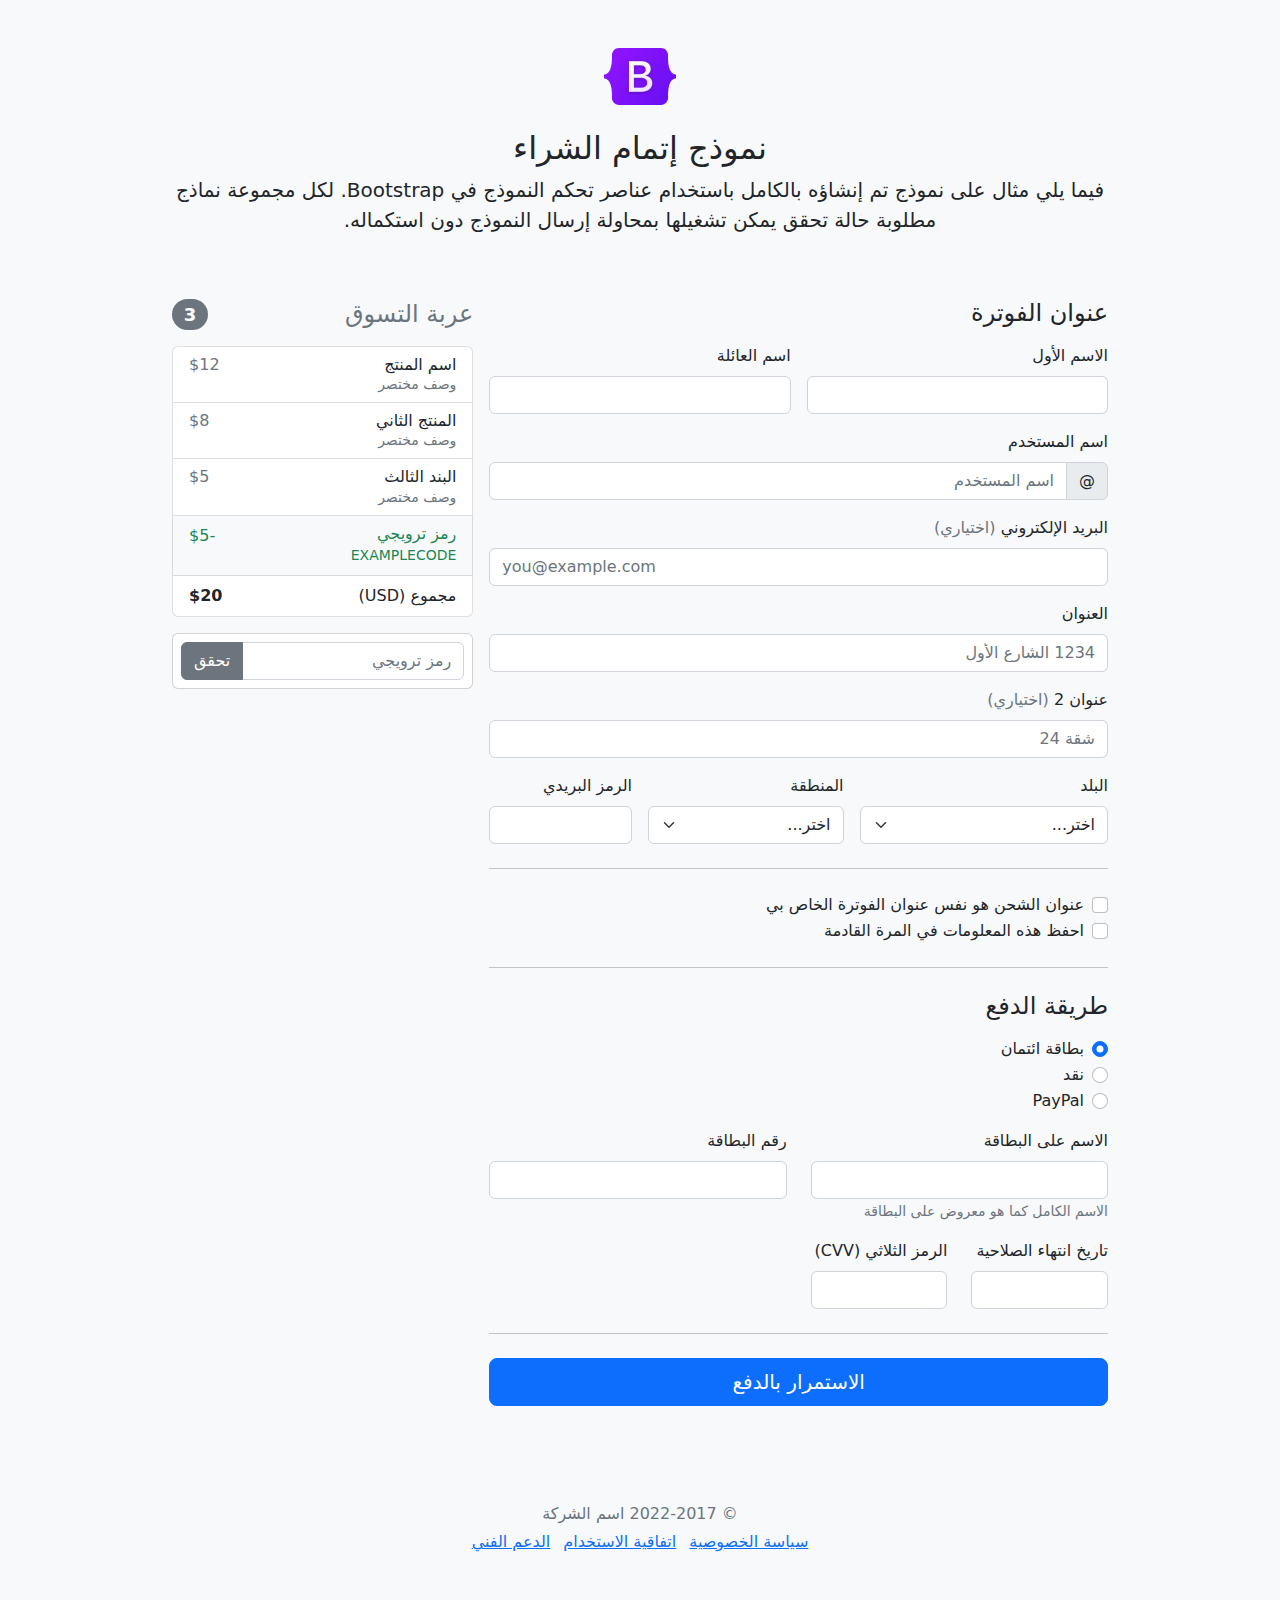
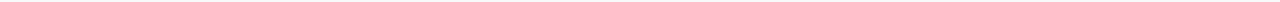
<file: CSS/bootstrap-5.2.3-examples/bootstrap-5.2.3-examples/checkout-rtl/index.html>
<!doctype html>
<html lang="ar" dir="rtl">
  <head>
    <meta charset="utf-8">
    <meta name="viewport" content="width=device-width, initial-scale=1">
    <meta name="description" content="">
    <meta name="author" content="Mark Otto, Jacob Thornton, and Bootstrap contributors">
    <meta name="generator" content="Hugo 0.104.2">
    <title>مثال إتمام الشراء · Bootstrap v5.2</title>

    <link rel="canonical" href="https://getbootstrap.com/docs/5.2/examples/checkout-rtl/">

    

    

<link href="../assets/dist/css/bootstrap.rtl.min.css" rel="stylesheet">

    <style>
      .bd-placeholder-img {
        font-size: 1.125rem;
        text-anchor: middle;
        -webkit-user-select: none;
        -moz-user-select: none;
        user-select: none;
      }

      @media (min-width: 768px) {
        .bd-placeholder-img-lg {
          font-size: 3.5rem;
        }
      }

      .b-example-divider {
        height: 3rem;
        background-color: rgba(0, 0, 0, .1);
        border: solid rgba(0, 0, 0, .15);
        border-width: 1px 0;
        box-shadow: inset 0 .5em 1.5em rgba(0, 0, 0, .1), inset 0 .125em .5em rgba(0, 0, 0, .15);
      }

      .b-example-vr {
        flex-shrink: 0;
        width: 1.5rem;
        height: 100vh;
      }

      .bi {
        vertical-align: -.125em;
        fill: currentColor;
      }

      .nav-scroller {
        position: relative;
        z-index: 2;
        height: 2.75rem;
        overflow-y: hidden;
      }

      .nav-scroller .nav {
        display: flex;
        flex-wrap: nowrap;
        padding-bottom: 1rem;
        margin-top: -1px;
        overflow-x: auto;
        text-align: center;
        white-space: nowrap;
        -webkit-overflow-scrolling: touch;
      }
    </style>

    
    <!-- Custom styles for this template -->
    <link href="../checkout/form-validation.css" rel="stylesheet">
  </head>
  <body class="bg-light">
    
<div class="container">
  <main>
    <div class="py-5 text-center">
      <img class="d-block mx-auto mb-4" src="../assets/brand/bootstrap-logo.svg" alt="" width="72" height="57">
      <h2>نموذج إتمام الشراء</h2>
      <p class="lead">فيما يلي مثال على نموذج تم إنشاؤه بالكامل باستخدام عناصر تحكم النموذج في Bootstrap. لكل مجموعة نماذج مطلوبة حالة تحقق يمكن تشغيلها بمحاولة إرسال النموذج دون استكماله.</p>
    </div>

    <div class="row g-3">
      <div class="col-md-5 col-lg-4 order-md-last">
        <h4 class="d-flex justify-content-between align-items-center mb-3">
          <span class="text-muted">عربة التسوق</span>
          <span class="badge bg-secondary rounded-pill">3</span>
        </h4>
        <ul class="list-group mb-3">
          <li class="list-group-item d-flex justify-content-between lh-sm">
            <div>
              <h6 class="my-0">اسم المنتج</h6>
              <small class="text-muted">وصف مختصر</small>
            </div>
            <span class="text-muted">$12</span>
          </li>
          <li class="list-group-item d-flex justify-content-between lh-sm">
            <div>
              <h6 class="my-0">المنتج الثاني</h6>
              <small class="text-muted">وصف مختصر</small>
            </div>
            <span class="text-muted">$8</span>
          </li>
          <li class="list-group-item d-flex justify-content-between lh-sm">
            <div>
              <h6 class="my-0">البند الثالث</h6>
              <small class="text-muted">وصف مختصر</small>
            </div>
            <span class="text-muted">$5</span>
          </li>
          <li class="list-group-item d-flex justify-content-between bg-light">
            <div class="text-success">
              <h6 class="my-0">رمز ترويجي</h6>
              <small>EXAMPLECODE</small>
            </div>
            <span class="text-success">-$5</span>
          </li>
          <li class="list-group-item d-flex justify-content-between">
            <span>مجموع (USD)</span>
            <strong>$20</strong>
          </li>
        </ul>

        <form class="card p-2">
          <div class="input-group">
            <input type="text" class="form-control" placeholder="رمز ترويجي">
            <button type="submit" class="btn btn-secondary">تحقق</button>
          </div>
        </form>
      </div>
      <div class="col-md-7 col-lg-8">
        <h4 class="mb-3">عنوان الفوترة</h4>
        <form class="needs-validation" novalidate>
          <div class="row g-3">
            <div class="col-sm-6">
              <label for="firstName" class="form-label">الاسم الأول</label>
              <input type="text" class="form-control" id="firstName" placeholder="" value="" required>
              <div class="invalid-feedback">
                يرجى إدخال اسم أول صحيح.
              </div>
            </div>

            <div class="col-sm-6">
              <label for="lastName" class="form-label">اسم العائلة</label>
              <input type="text" class="form-control" id="lastName" placeholder="" value="" required>
              <div class="invalid-feedback">
                يرجى إدخال اسم عائلة صحيح.
              </div>
            </div>

            <div class="col-12">
              <label for="username" class="form-label">اسم المستخدم</label>
              <div class="input-group has-validation">
                <span class="input-group-text">@</span>
                <input type="text" class="form-control" id="username" placeholder="اسم المستخدم" required>
              <div class="invalid-feedback">
                اسم المستخدم الخاص بك مطلوب.
                </div>
              </div>
            </div>

            <div class="col-12">
              <label for="email" class="form-label">البريد الإلكتروني <span class="text-muted">(اختياري)</span></label>
              <input type="email" class="form-control" id="email" placeholder="you@example.com">
              <div class="invalid-feedback">
                يرجى إدخال عنوان بريد إلكتروني صحيح لتصلكم تحديثات الشحن.
              </div>
            </div>

            <div class="col-12">
              <label for="address" class="form-label">العنوان</label>
              <input type="text" class="form-control" id="address" placeholder="1234 الشارع الأول" required>
              <div class="invalid-feedback">
                يرجى إدخال عنوان الشحن الخاص بك.
              </div>
            </div>

            <div class="col-12">
              <label for="address2" class="form-label">عنوان 2 <span class="text-muted">(اختياري)</span></label>
              <input type="text" class="form-control" id="address2" placeholder="شقة 24">
            </div>

            <div class="col-md-5">
              <label for="country" class="form-label">البلد</label>
              <select class="form-select" id="country" required>
                <option value="">اختر...</option>
                <option>الولايات المتحدة الأمريكية</option>
              </select>
              <div class="invalid-feedback">
                يرجى اختيار بلد صحيح.
              </div>
            </div>

            <div class="col-md-4">
              <label for="state" class="form-label">المنطقة</label>
              <select class="form-select" id="state" required>
                <option value="">اختر...</option>
                <option>كاليفورنيا</option>
              </select>
              <div class="invalid-feedback">
                يرجى اختيار اسم منطقة صحيح.
              </div>
            </div>

            <div class="col-md-3">
              <label for="zip" class="form-label">الرمز البريدي</label>
              <input type="text" class="form-control" id="zip" placeholder="" required>
              <div class="invalid-feedback">
                الرمز البريدي مطلوب.
              </div>
            </div>
          </div>

          <hr class="my-4">

          <div class="form-check">
            <input type="checkbox" class="form-check-input" id="same-address">
            <label class="form-check-label" for="same-address">عنوان الشحن هو نفس عنوان الفوترة الخاص بي</label>
          </div>

          <div class="form-check">
            <input type="checkbox" class="form-check-input" id="save-info">
            <label class="form-check-label" for="save-info">احفظ هذه المعلومات في المرة القادمة</label>
          </div>

          <hr class="my-4">

          <h4 class="mb-3">طريقة الدفع</h4>

          <div class="my-3">
            <div class="form-check">
              <input id="credit" name="paymentMethod" type="radio" class="form-check-input" checked required>
              <label class="form-check-label" for="credit">بطاقة ائتمان</label>
            </div>
            <div class="form-check">
              <input id="cash" name="paymentMethod" type="radio" class="form-check-input" required>
              <label class="form-check-label" for="cash">نقد</label>
            </div>
            <div class="form-check">
              <input id="paypal" name="paymentMethod" type="radio" class="form-check-input" required>
              <label class="form-check-label" for="paypal">PayPal</label>
            </div>
          </div>

          <div class="row gy-3">
            <div class="col-md-6">
              <label for="cc-name" class="form-label">الاسم على البطاقة</label>
              <input type="text" class="form-control" id="cc-name" placeholder="" required>
              <small class="text-muted">الاسم الكامل كما هو معروض على البطاقة</small>
              <div class="invalid-feedback">
                الاسم على البطاقة مطلوب
              </div>
            </div>

            <div class="col-md-6">
              <label for="cc-number" class="form-label">رقم البطاقة</label>
              <input type="text" class="form-control" id="cc-number" placeholder="" required>
              <div class="invalid-feedback">
                رقم بطاقة الائتمان مطلوب
              </div>
            </div>

            <div class="col-md-3">
              <label for="cc-expiration" class="form-label">تاريخ انتهاء الصلاحية</label>
              <input type="text" class="form-control" id="cc-expiration" placeholder="" required>
              <div class="invalid-feedback">
                تاريخ انتهاء الصلاحية مطلوب
              </div>
            </div>

            <div class="col-md-3">
              <label for="cc-cvv" class="form-label">الرمز الثلاثي (CVV)</label>
              <input type="text" class="form-control" id="cc-cvv" placeholder="" required>
              <div class="invalid-feedback">
                رمز الحماية مطلوب
              </div>
            </div>
          </div>

          <hr class="my-4">

          <button class="w-100 btn btn-primary btn-lg" type="submit">الاستمرار بالدفع</button>
        </form>
      </div>
    </div>
  </main>
  <footer class="my-5 pt-5 text-muted text-center text-small">
    <p class="mb-1">&copy; 2022-2017 اسم الشركة</p>
    <ul class="list-inline">
      <li class="list-inline-item"><a href="#">سياسة الخصوصية</a></li>
      <li class="list-inline-item"><a href="#">اتفاقية الاستخدام</a></li>
      <li class="list-inline-item"><a href="#">الدعم الفني</a></li>
    </ul>
  </footer>
</div>


    <script src="../assets/dist/js/bootstrap.bundle.min.js"></script>

      <script src="../checkout/form-validation.js"></script>
  </body>
</html>
</file>
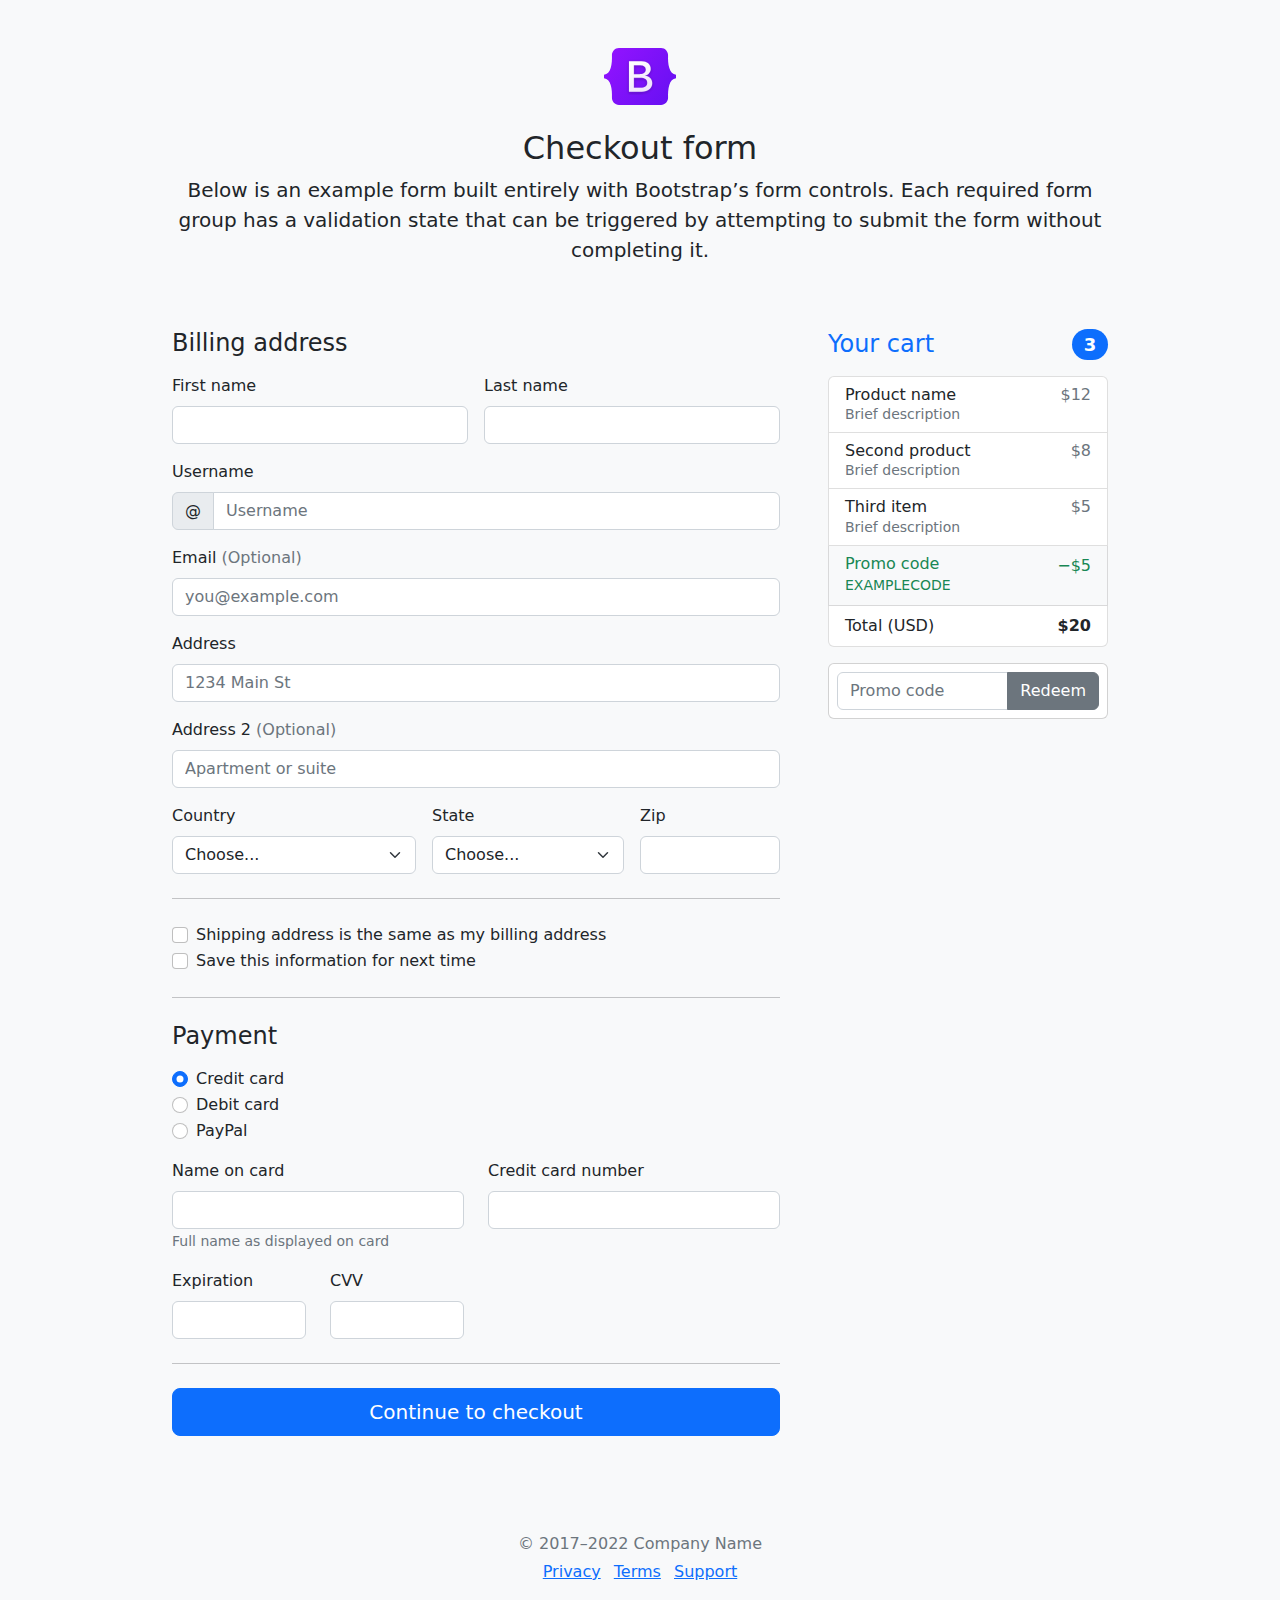
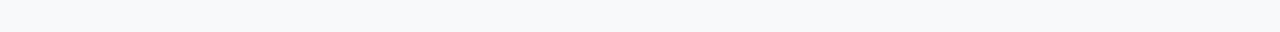
<file: CSS/bootstrap-5.2.3-examples/bootstrap-5.2.3-examples/checkout/index.html>
<!doctype html>
<html lang="en">
  <head>
    <meta charset="utf-8">
    <meta name="viewport" content="width=device-width, initial-scale=1">
    <meta name="description" content="">
    <meta name="author" content="Mark Otto, Jacob Thornton, and Bootstrap contributors">
    <meta name="generator" content="Hugo 0.104.2">
    <title>Checkout example · Bootstrap v5.2</title>

    <link rel="canonical" href="https://getbootstrap.com/docs/5.2/examples/checkout/">

    

    

<link href="../assets/dist/css/bootstrap.min.css" rel="stylesheet">

    <style>
      .bd-placeholder-img {
        font-size: 1.125rem;
        text-anchor: middle;
        -webkit-user-select: none;
        -moz-user-select: none;
        user-select: none;
      }

      @media (min-width: 768px) {
        .bd-placeholder-img-lg {
          font-size: 3.5rem;
        }
      }

      .b-example-divider {
        height: 3rem;
        background-color: rgba(0, 0, 0, .1);
        border: solid rgba(0, 0, 0, .15);
        border-width: 1px 0;
        box-shadow: inset 0 .5em 1.5em rgba(0, 0, 0, .1), inset 0 .125em .5em rgba(0, 0, 0, .15);
      }

      .b-example-vr {
        flex-shrink: 0;
        width: 1.5rem;
        height: 100vh;
      }

      .bi {
        vertical-align: -.125em;
        fill: currentColor;
      }

      .nav-scroller {
        position: relative;
        z-index: 2;
        height: 2.75rem;
        overflow-y: hidden;
      }

      .nav-scroller .nav {
        display: flex;
        flex-wrap: nowrap;
        padding-bottom: 1rem;
        margin-top: -1px;
        overflow-x: auto;
        text-align: center;
        white-space: nowrap;
        -webkit-overflow-scrolling: touch;
      }
    </style>

    
    <!-- Custom styles for this template -->
    <link href="form-validation.css" rel="stylesheet">
  </head>
  <body class="bg-light">
    
<div class="container">
  <main>
    <div class="py-5 text-center">
      <img class="d-block mx-auto mb-4" src="../assets/brand/bootstrap-logo.svg" alt="" width="72" height="57">
      <h2>Checkout form</h2>
      <p class="lead">Below is an example form built entirely with Bootstrap’s form controls. Each required form group has a validation state that can be triggered by attempting to submit the form without completing it.</p>
    </div>

    <div class="row g-5">
      <div class="col-md-5 col-lg-4 order-md-last">
        <h4 class="d-flex justify-content-between align-items-center mb-3">
          <span class="text-primary">Your cart</span>
          <span class="badge bg-primary rounded-pill">3</span>
        </h4>
        <ul class="list-group mb-3">
          <li class="list-group-item d-flex justify-content-between lh-sm">
            <div>
              <h6 class="my-0">Product name</h6>
              <small class="text-muted">Brief description</small>
            </div>
            <span class="text-muted">$12</span>
          </li>
          <li class="list-group-item d-flex justify-content-between lh-sm">
            <div>
              <h6 class="my-0">Second product</h6>
              <small class="text-muted">Brief description</small>
            </div>
            <span class="text-muted">$8</span>
          </li>
          <li class="list-group-item d-flex justify-content-between lh-sm">
            <div>
              <h6 class="my-0">Third item</h6>
              <small class="text-muted">Brief description</small>
            </div>
            <span class="text-muted">$5</span>
          </li>
          <li class="list-group-item d-flex justify-content-between bg-light">
            <div class="text-success">
              <h6 class="my-0">Promo code</h6>
              <small>EXAMPLECODE</small>
            </div>
            <span class="text-success">−$5</span>
          </li>
          <li class="list-group-item d-flex justify-content-between">
            <span>Total (USD)</span>
            <strong>$20</strong>
          </li>
        </ul>

        <form class="card p-2">
          <div class="input-group">
            <input type="text" class="form-control" placeholder="Promo code">
            <button type="submit" class="btn btn-secondary">Redeem</button>
          </div>
        </form>
      </div>
      <div class="col-md-7 col-lg-8">
        <h4 class="mb-3">Billing address</h4>
        <form class="needs-validation" novalidate>
          <div class="row g-3">
            <div class="col-sm-6">
              <label for="firstName" class="form-label">First name</label>
              <input type="text" class="form-control" id="firstName" placeholder="" value="" required>
              <div class="invalid-feedback">
                Valid first name is required.
              </div>
            </div>

            <div class="col-sm-6">
              <label for="lastName" class="form-label">Last name</label>
              <input type="text" class="form-control" id="lastName" placeholder="" value="" required>
              <div class="invalid-feedback">
                Valid last name is required.
              </div>
            </div>

            <div class="col-12">
              <label for="username" class="form-label">Username</label>
              <div class="input-group has-validation">
                <span class="input-group-text">@</span>
                <input type="text" class="form-control" id="username" placeholder="Username" required>
              <div class="invalid-feedback">
                  Your username is required.
                </div>
              </div>
            </div>

            <div class="col-12">
              <label for="email" class="form-label">Email <span class="text-muted">(Optional)</span></label>
              <input type="email" class="form-control" id="email" placeholder="you@example.com">
              <div class="invalid-feedback">
                Please enter a valid email address for shipping updates.
              </div>
            </div>

            <div class="col-12">
              <label for="address" class="form-label">Address</label>
              <input type="text" class="form-control" id="address" placeholder="1234 Main St" required>
              <div class="invalid-feedback">
                Please enter your shipping address.
              </div>
            </div>

            <div class="col-12">
              <label for="address2" class="form-label">Address 2 <span class="text-muted">(Optional)</span></label>
              <input type="text" class="form-control" id="address2" placeholder="Apartment or suite">
            </div>

            <div class="col-md-5">
              <label for="country" class="form-label">Country</label>
              <select class="form-select" id="country" required>
                <option value="">Choose...</option>
                <option>United States</option>
              </select>
              <div class="invalid-feedback">
                Please select a valid country.
              </div>
            </div>

            <div class="col-md-4">
              <label for="state" class="form-label">State</label>
              <select class="form-select" id="state" required>
                <option value="">Choose...</option>
                <option>California</option>
              </select>
              <div class="invalid-feedback">
                Please provide a valid state.
              </div>
            </div>

            <div class="col-md-3">
              <label for="zip" class="form-label">Zip</label>
              <input type="text" class="form-control" id="zip" placeholder="" required>
              <div class="invalid-feedback">
                Zip code required.
              </div>
            </div>
          </div>

          <hr class="my-4">

          <div class="form-check">
            <input type="checkbox" class="form-check-input" id="same-address">
            <label class="form-check-label" for="same-address">Shipping address is the same as my billing address</label>
          </div>

          <div class="form-check">
            <input type="checkbox" class="form-check-input" id="save-info">
            <label class="form-check-label" for="save-info">Save this information for next time</label>
          </div>

          <hr class="my-4">

          <h4 class="mb-3">Payment</h4>

          <div class="my-3">
            <div class="form-check">
              <input id="credit" name="paymentMethod" type="radio" class="form-check-input" checked required>
              <label class="form-check-label" for="credit">Credit card</label>
            </div>
            <div class="form-check">
              <input id="debit" name="paymentMethod" type="radio" class="form-check-input" required>
              <label class="form-check-label" for="debit">Debit card</label>
            </div>
            <div class="form-check">
              <input id="paypal" name="paymentMethod" type="radio" class="form-check-input" required>
              <label class="form-check-label" for="paypal">PayPal</label>
            </div>
          </div>

          <div class="row gy-3">
            <div class="col-md-6">
              <label for="cc-name" class="form-label">Name on card</label>
              <input type="text" class="form-control" id="cc-name" placeholder="" required>
              <small class="text-muted">Full name as displayed on card</small>
              <div class="invalid-feedback">
                Name on card is required
              </div>
            </div>

            <div class="col-md-6">
              <label for="cc-number" class="form-label">Credit card number</label>
              <input type="text" class="form-control" id="cc-number" placeholder="" required>
              <div class="invalid-feedback">
                Credit card number is required
              </div>
            </div>

            <div class="col-md-3">
              <label for="cc-expiration" class="form-label">Expiration</label>
              <input type="text" class="form-control" id="cc-expiration" placeholder="" required>
              <div class="invalid-feedback">
                Expiration date required
              </div>
            </div>

            <div class="col-md-3">
              <label for="cc-cvv" class="form-label">CVV</label>
              <input type="text" class="form-control" id="cc-cvv" placeholder="" required>
              <div class="invalid-feedback">
                Security code required
              </div>
            </div>
          </div>

          <hr class="my-4">

          <button class="w-100 btn btn-primary btn-lg" type="submit">Continue to checkout</button>
        </form>
      </div>
    </div>
  </main>

  <footer class="my-5 pt-5 text-muted text-center text-small">
    <p class="mb-1">&copy; 2017–2022 Company Name</p>
    <ul class="list-inline">
      <li class="list-inline-item"><a href="#">Privacy</a></li>
      <li class="list-inline-item"><a href="#">Terms</a></li>
      <li class="list-inline-item"><a href="#">Support</a></li>
    </ul>
  </footer>
</div>


    <script src="../assets/dist/js/bootstrap.bundle.min.js"></script>

      <script src="form-validation.js"></script>
  </body>
</html>
</file>
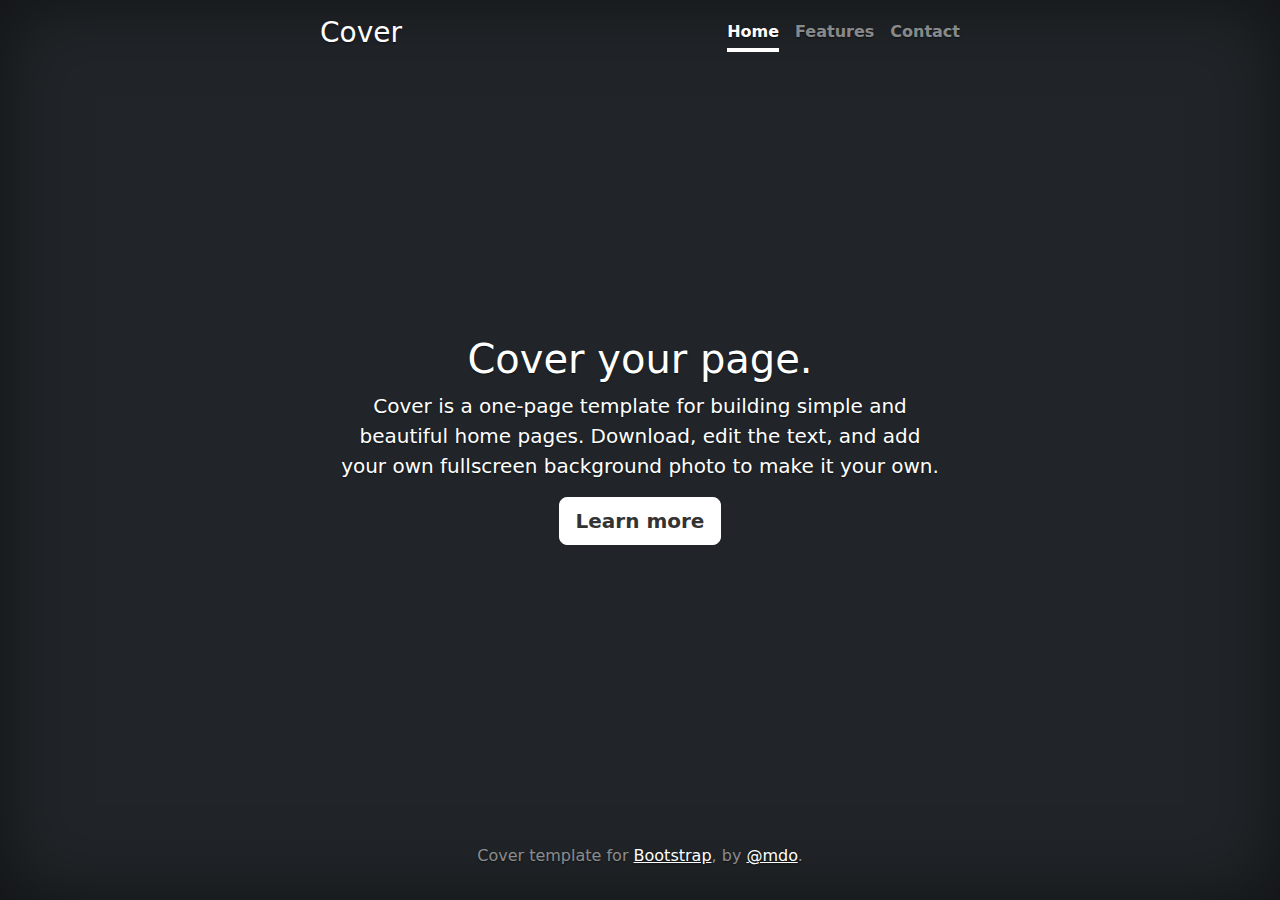
<file: CSS/bootstrap-5.2.3-examples/bootstrap-5.2.3-examples/cover/index.html>
<!doctype html>
<html lang="en" class="h-100">
  <head>
    <meta charset="utf-8">
    <meta name="viewport" content="width=device-width, initial-scale=1">
    <meta name="description" content="">
    <meta name="author" content="Mark Otto, Jacob Thornton, and Bootstrap contributors">
    <meta name="generator" content="Hugo 0.104.2">
    <title>Cover Template · Bootstrap v5.2</title>

    <link rel="canonical" href="https://getbootstrap.com/docs/5.2/examples/cover/">

    

    

<link href="../assets/dist/css/bootstrap.min.css" rel="stylesheet">

    <style>
      .bd-placeholder-img {
        font-size: 1.125rem;
        text-anchor: middle;
        -webkit-user-select: none;
        -moz-user-select: none;
        user-select: none;
      }

      @media (min-width: 768px) {
        .bd-placeholder-img-lg {
          font-size: 3.5rem;
        }
      }

      .b-example-divider {
        height: 3rem;
        background-color: rgba(0, 0, 0, .1);
        border: solid rgba(0, 0, 0, .15);
        border-width: 1px 0;
        box-shadow: inset 0 .5em 1.5em rgba(0, 0, 0, .1), inset 0 .125em .5em rgba(0, 0, 0, .15);
      }

      .b-example-vr {
        flex-shrink: 0;
        width: 1.5rem;
        height: 100vh;
      }

      .bi {
        vertical-align: -.125em;
        fill: currentColor;
      }

      .nav-scroller {
        position: relative;
        z-index: 2;
        height: 2.75rem;
        overflow-y: hidden;
      }

      .nav-scroller .nav {
        display: flex;
        flex-wrap: nowrap;
        padding-bottom: 1rem;
        margin-top: -1px;
        overflow-x: auto;
        text-align: center;
        white-space: nowrap;
        -webkit-overflow-scrolling: touch;
      }
    </style>

    
    <!-- Custom styles for this template -->
    <link href="cover.css" rel="stylesheet">
  </head>
  <body class="d-flex h-100 text-center text-bg-dark">
    
<div class="cover-container d-flex w-100 h-100 p-3 mx-auto flex-column">
  <header class="mb-auto">
    <div>
      <h3 class="float-md-start mb-0">Cover</h3>
      <nav class="nav nav-masthead justify-content-center float-md-end">
        <a class="nav-link fw-bold py-1 px-0 active" aria-current="page" href="#">Home</a>
        <a class="nav-link fw-bold py-1 px-0" href="#">Features</a>
        <a class="nav-link fw-bold py-1 px-0" href="#">Contact</a>
      </nav>
    </div>
  </header>

  <main class="px-3">
    <h1>Cover your page.</h1>
    <p class="lead">Cover is a one-page template for building simple and beautiful home pages. Download, edit the text, and add your own fullscreen background photo to make it your own.</p>
    <p class="lead">
      <a href="#" class="btn btn-lg btn-secondary fw-bold border-white bg-white">Learn more</a>
    </p>
  </main>

  <footer class="mt-auto text-white-50">
    <p>Cover template for <a href="https://getbootstrap.com/" class="text-white">Bootstrap</a>, by <a href="https://twitter.com/mdo" class="text-white">@mdo</a>.</p>
  </footer>
</div>


    
  </body>
</html>
</file>
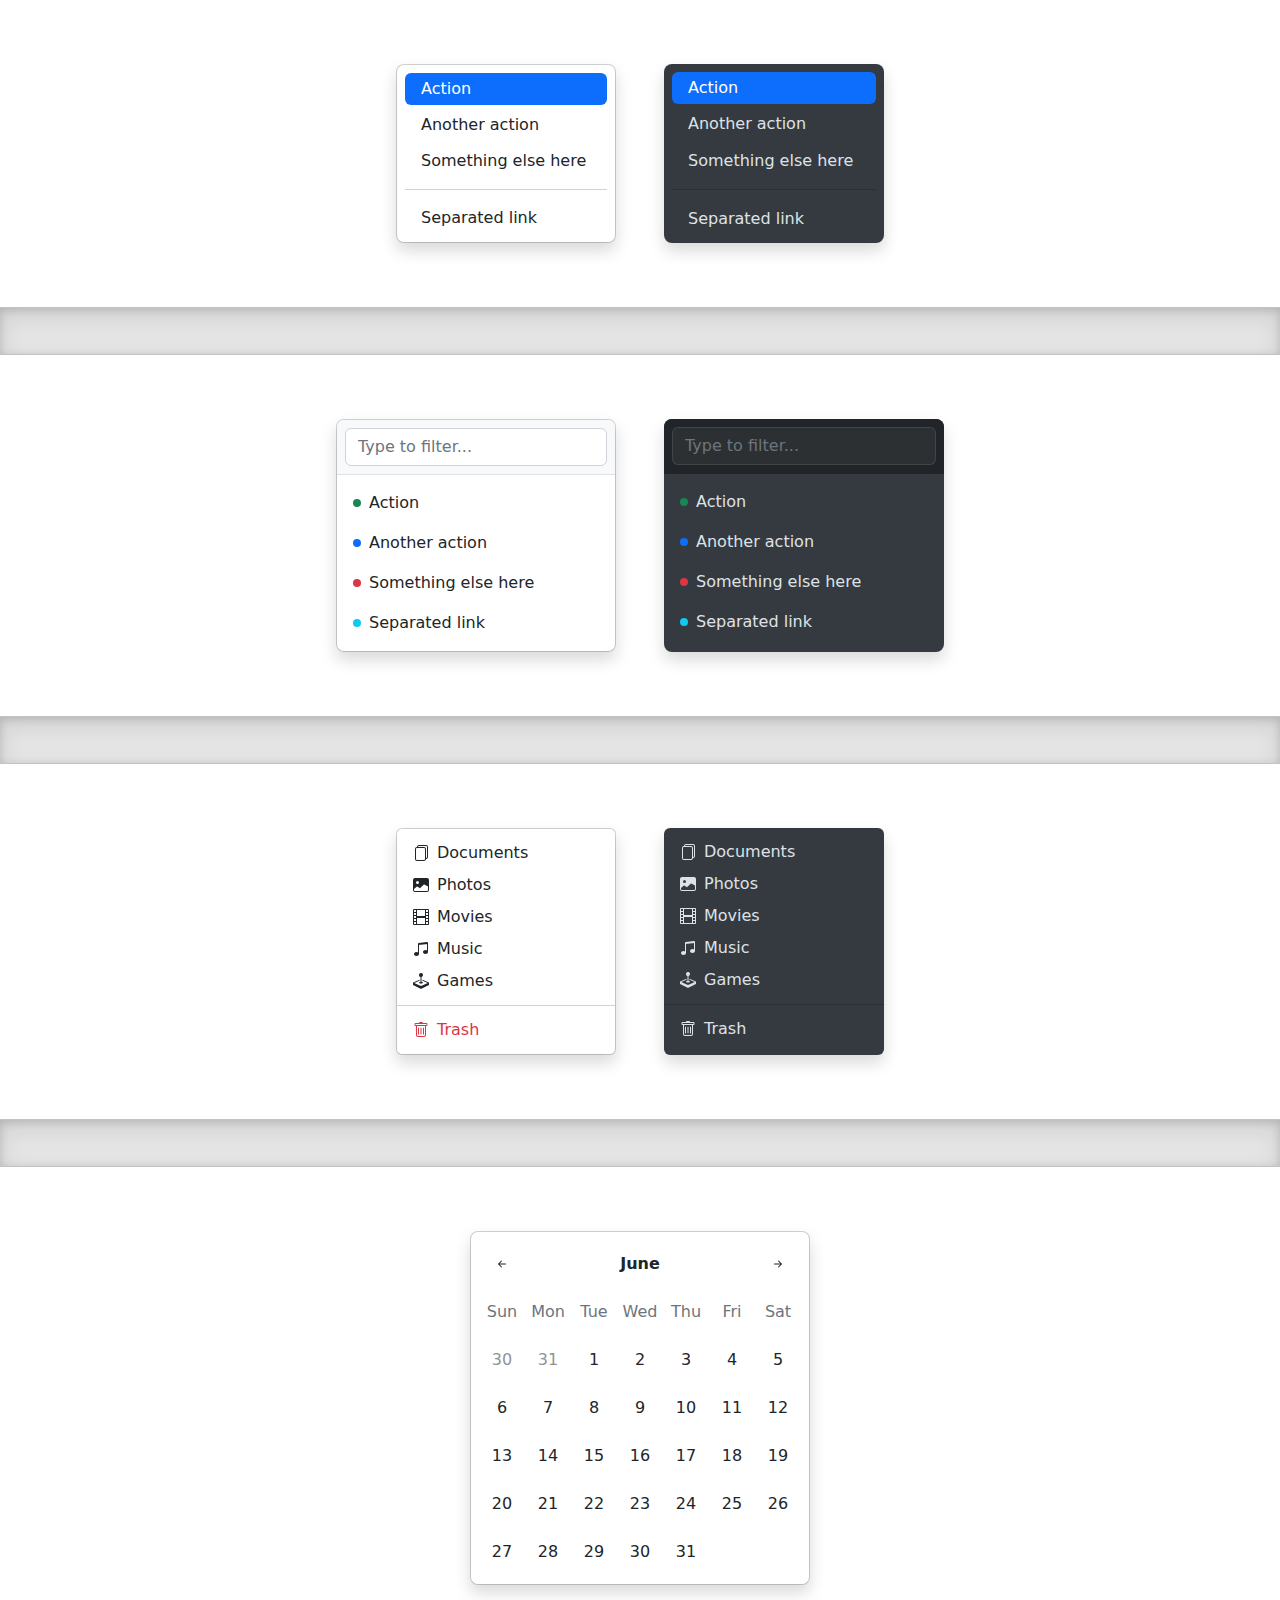
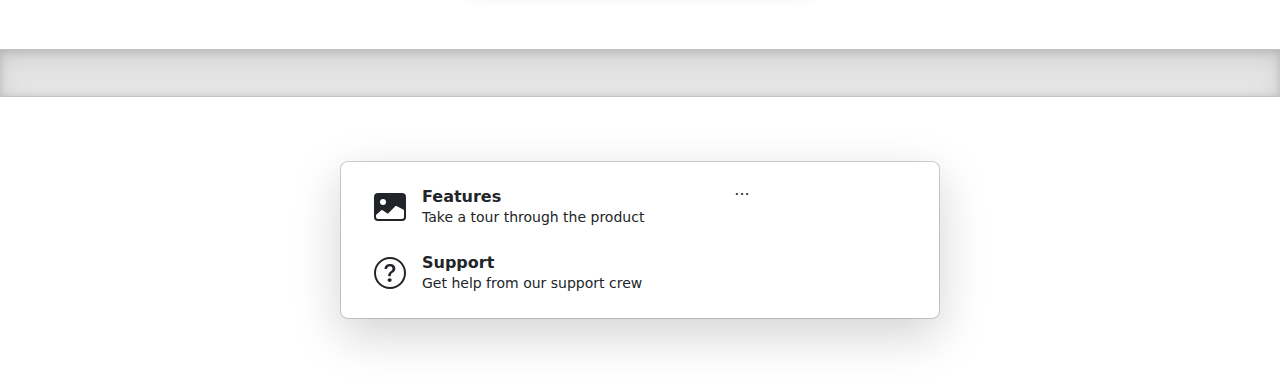
<file: CSS/bootstrap-5.2.3-examples/bootstrap-5.2.3-examples/dropdowns/index.html>
<!doctype html>
<html lang="en">
  <head>
    <meta charset="utf-8">
    <meta name="viewport" content="width=device-width, initial-scale=1">
    <meta name="description" content="">
    <meta name="author" content="Mark Otto, Jacob Thornton, and Bootstrap contributors">
    <meta name="generator" content="Hugo 0.104.2">
    <title>Dropdowns · Bootstrap v5.2</title>

    <link rel="canonical" href="https://getbootstrap.com/docs/5.2/examples/dropdowns/">

    

    

<link href="../assets/dist/css/bootstrap.min.css" rel="stylesheet">

    <style>
      .bd-placeholder-img {
        font-size: 1.125rem;
        text-anchor: middle;
        -webkit-user-select: none;
        -moz-user-select: none;
        user-select: none;
      }

      @media (min-width: 768px) {
        .bd-placeholder-img-lg {
          font-size: 3.5rem;
        }
      }

      .b-example-divider {
        height: 3rem;
        background-color: rgba(0, 0, 0, .1);
        border: solid rgba(0, 0, 0, .15);
        border-width: 1px 0;
        box-shadow: inset 0 .5em 1.5em rgba(0, 0, 0, .1), inset 0 .125em .5em rgba(0, 0, 0, .15);
      }

      .b-example-vr {
        flex-shrink: 0;
        width: 1.5rem;
        height: 100vh;
      }

      .bi {
        vertical-align: -.125em;
        fill: currentColor;
      }

      .nav-scroller {
        position: relative;
        z-index: 2;
        height: 2.75rem;
        overflow-y: hidden;
      }

      .nav-scroller .nav {
        display: flex;
        flex-wrap: nowrap;
        padding-bottom: 1rem;
        margin-top: -1px;
        overflow-x: auto;
        text-align: center;
        white-space: nowrap;
        -webkit-overflow-scrolling: touch;
      }
    </style>

    
    <!-- Custom styles for this template -->
    <link href="dropdowns.css" rel="stylesheet">
  </head>
  <body>
    
<svg xmlns="http://www.w3.org/2000/svg" style="display: none;">
  <symbol id="bootstrap" viewBox="0 0 118 94">
    <title>Bootstrap</title>
    <path fill-rule="evenodd" clip-rule="evenodd" d="M24.509 0c-6.733 0-11.715 5.893-11.492 12.284.214 6.14-.064 14.092-2.066 20.577C8.943 39.365 5.547 43.485 0 44.014v5.972c5.547.529 8.943 4.649 10.951 11.153 2.002 6.485 2.28 14.437 2.066 20.577C12.794 88.106 17.776 94 24.51 94H93.5c6.733 0 11.714-5.893 11.491-12.284-.214-6.14.064-14.092 2.066-20.577 2.009-6.504 5.396-10.624 10.943-11.153v-5.972c-5.547-.529-8.934-4.649-10.943-11.153-2.002-6.484-2.28-14.437-2.066-20.577C105.214 5.894 100.233 0 93.5 0H24.508zM80 57.863C80 66.663 73.436 72 62.543 72H44a2 2 0 01-2-2V24a2 2 0 012-2h18.437c9.083 0 15.044 4.92 15.044 12.474 0 5.302-4.01 10.049-9.119 10.88v.277C75.317 46.394 80 51.21 80 57.863zM60.521 28.34H49.948v14.934h8.905c6.884 0 10.68-2.772 10.68-7.727 0-4.643-3.264-7.207-9.012-7.207zM49.948 49.2v16.458H60.91c7.167 0 10.964-2.876 10.964-8.281 0-5.406-3.903-8.178-11.425-8.178H49.948z"></path>
  </symbol>

  <symbol id="exclamation-triangle-fill" viewBox="0 0 16 16">
    <path d="M8.982 1.566a1.13 1.13 0 0 0-1.96 0L.165 13.233c-.457.778.091 1.767.98 1.767h13.713c.889 0 1.438-.99.98-1.767L8.982 1.566zM8 5c.535 0 .954.462.9.995l-.35 3.507a.552.552 0 0 1-1.1 0L7.1 5.995A.905.905 0 0 1 8 5zm.002 6a1 1 0 1 1 0 2 1 1 0 0 1 0-2z"/>
  </symbol>

  <symbol id="check2" viewBox="0 0 16 16">
    <path d="M13.854 3.646a.5.5 0 0 1 0 .708l-7 7a.5.5 0 0 1-.708 0l-3.5-3.5a.5.5 0 1 1 .708-.708L6.5 10.293l6.646-6.647a.5.5 0 0 1 .708 0z"/>
  </symbol>

  <symbol id="check2-circle" viewBox="0 0 16 16">
    <path d="M2.5 8a5.5 5.5 0 0 1 8.25-4.764.5.5 0 0 0 .5-.866A6.5 6.5 0 1 0 14.5 8a.5.5 0 0 0-1 0 5.5 5.5 0 1 1-11 0z"/>
    <path d="M15.354 3.354a.5.5 0 0 0-.708-.708L8 9.293 5.354 6.646a.5.5 0 1 0-.708.708l3 3a.5.5 0 0 0 .708 0l7-7z"/>
  </symbol>

  <symbol id="bookmark-star" viewBox="0 0 16 16">
    <path d="M7.84 4.1a.178.178 0 0 1 .32 0l.634 1.285a.178.178 0 0 0 .134.098l1.42.206c.145.021.204.2.098.303L9.42 6.993a.178.178 0 0 0-.051.158l.242 1.414a.178.178 0 0 1-.258.187l-1.27-.668a.178.178 0 0 0-.165 0l-1.27.668a.178.178 0 0 1-.257-.187l.242-1.414a.178.178 0 0 0-.05-.158l-1.03-1.001a.178.178 0 0 1 .098-.303l1.42-.206a.178.178 0 0 0 .134-.098L7.84 4.1z"/>
    <path d="M2 2a2 2 0 0 1 2-2h8a2 2 0 0 1 2 2v13.5a.5.5 0 0 1-.777.416L8 13.101l-5.223 2.815A.5.5 0 0 1 2 15.5V2zm2-1a1 1 0 0 0-1 1v12.566l4.723-2.482a.5.5 0 0 1 .554 0L13 14.566V2a1 1 0 0 0-1-1H4z"/>
  </symbol>

  <symbol id="grid-fill" viewBox="0 0 16 16">
    <path d="M1 2.5A1.5 1.5 0 0 1 2.5 1h3A1.5 1.5 0 0 1 7 2.5v3A1.5 1.5 0 0 1 5.5 7h-3A1.5 1.5 0 0 1 1 5.5v-3zm8 0A1.5 1.5 0 0 1 10.5 1h3A1.5 1.5 0 0 1 15 2.5v3A1.5 1.5 0 0 1 13.5 7h-3A1.5 1.5 0 0 1 9 5.5v-3zm-8 8A1.5 1.5 0 0 1 2.5 9h3A1.5 1.5 0 0 1 7 10.5v3A1.5 1.5 0 0 1 5.5 15h-3A1.5 1.5 0 0 1 1 13.5v-3zm8 0A1.5 1.5 0 0 1 10.5 9h3a1.5 1.5 0 0 1 1.5 1.5v3a1.5 1.5 0 0 1-1.5 1.5h-3A1.5 1.5 0 0 1 9 13.5v-3z"/>
  </symbol>

  <symbol id="stars" viewBox="0 0 16 16">
    <path d="M7.657 6.247c.11-.33.576-.33.686 0l.645 1.937a2.89 2.89 0 0 0 1.829 1.828l1.936.645c.33.11.33.576 0 .686l-1.937.645a2.89 2.89 0 0 0-1.828 1.829l-.645 1.936a.361.361 0 0 1-.686 0l-.645-1.937a2.89 2.89 0 0 0-1.828-1.828l-1.937-.645a.361.361 0 0 1 0-.686l1.937-.645a2.89 2.89 0 0 0 1.828-1.828l.645-1.937zM3.794 1.148a.217.217 0 0 1 .412 0l.387 1.162c.173.518.579.924 1.097 1.097l1.162.387a.217.217 0 0 1 0 .412l-1.162.387A1.734 1.734 0 0 0 4.593 5.69l-.387 1.162a.217.217 0 0 1-.412 0L3.407 5.69A1.734 1.734 0 0 0 2.31 4.593l-1.162-.387a.217.217 0 0 1 0-.412l1.162-.387A1.734 1.734 0 0 0 3.407 2.31l.387-1.162zM10.863.099a.145.145 0 0 1 .274 0l.258.774c.115.346.386.617.732.732l.774.258a.145.145 0 0 1 0 .274l-.774.258a1.156 1.156 0 0 0-.732.732l-.258.774a.145.145 0 0 1-.274 0l-.258-.774a1.156 1.156 0 0 0-.732-.732L9.1 2.137a.145.145 0 0 1 0-.274l.774-.258c.346-.115.617-.386.732-.732L10.863.1z"/>
  </symbol>

  <symbol id="film" viewBox="0 0 16 16">
    <path d="M0 1a1 1 0 0 1 1-1h14a1 1 0 0 1 1 1v14a1 1 0 0 1-1 1H1a1 1 0 0 1-1-1V1zm4 0v6h8V1H4zm8 8H4v6h8V9zM1 1v2h2V1H1zm2 3H1v2h2V4zM1 7v2h2V7H1zm2 3H1v2h2v-2zm-2 3v2h2v-2H1zM15 1h-2v2h2V1zm-2 3v2h2V4h-2zm2 3h-2v2h2V7zm-2 3v2h2v-2h-2zm2 3h-2v2h2v-2z"/>
  </symbol>

  <symbol id="joystick" viewBox="0 0 16 16">
    <path d="M10 2a2 2 0 0 1-1.5 1.937v5.087c.863.083 1.5.377 1.5.726 0 .414-.895.75-2 .75s-2-.336-2-.75c0-.35.637-.643 1.5-.726V3.937A2 2 0 1 1 10 2z"/>
    <path d="M0 9.665v1.717a1 1 0 0 0 .553.894l6.553 3.277a2 2 0 0 0 1.788 0l6.553-3.277a1 1 0 0 0 .553-.894V9.665c0-.1-.06-.19-.152-.23L9.5 6.715v.993l5.227 2.178a.125.125 0 0 1 .001.23l-5.94 2.546a2 2 0 0 1-1.576 0l-5.94-2.546a.125.125 0 0 1 .001-.23L6.5 7.708l-.013-.988L.152 9.435a.25.25 0 0 0-.152.23z"/>
  </symbol>

  <symbol id="music-note-beamed" viewBox="0 0 16 16">
    <path d="M6 13c0 1.105-1.12 2-2.5 2S1 14.105 1 13c0-1.104 1.12-2 2.5-2s2.5.896 2.5 2zm9-2c0 1.105-1.12 2-2.5 2s-2.5-.895-2.5-2 1.12-2 2.5-2 2.5.895 2.5 2z"/>
    <path fill-rule="evenodd" d="M14 11V2h1v9h-1zM6 3v10H5V3h1z"/>
    <path d="M5 2.905a1 1 0 0 1 .9-.995l8-.8a1 1 0 0 1 1.1.995V3L5 4V2.905z"/>
  </symbol>

  <symbol id="files" viewBox="0 0 16 16">
    <path d="M13 0H6a2 2 0 0 0-2 2 2 2 0 0 0-2 2v10a2 2 0 0 0 2 2h7a2 2 0 0 0 2-2 2 2 0 0 0 2-2V2a2 2 0 0 0-2-2zm0 13V4a2 2 0 0 0-2-2H5a1 1 0 0 1 1-1h7a1 1 0 0 1 1 1v10a1 1 0 0 1-1 1zM3 4a1 1 0 0 1 1-1h7a1 1 0 0 1 1 1v10a1 1 0 0 1-1 1H4a1 1 0 0 1-1-1V4z"/>
  </symbol>

  <symbol id="image-fill" viewBox="0 0 16 16">
    <path d="M.002 3a2 2 0 0 1 2-2h12a2 2 0 0 1 2 2v10a2 2 0 0 1-2 2h-12a2 2 0 0 1-2-2V3zm1 9v1a1 1 0 0 0 1 1h12a1 1 0 0 0 1-1V9.5l-3.777-1.947a.5.5 0 0 0-.577.093l-3.71 3.71-2.66-1.772a.5.5 0 0 0-.63.062L1.002 12zm5-6.5a1.5 1.5 0 1 0-3 0 1.5 1.5 0 0 0 3 0z"/>
  </symbol>

  <symbol id="trash" viewBox="0 0 16 16">
    <path d="M5.5 5.5A.5.5 0 0 1 6 6v6a.5.5 0 0 1-1 0V6a.5.5 0 0 1 .5-.5zm2.5 0a.5.5 0 0 1 .5.5v6a.5.5 0 0 1-1 0V6a.5.5 0 0 1 .5-.5zm3 .5a.5.5 0 0 0-1 0v6a.5.5 0 0 0 1 0V6z"/>
    <path fill-rule="evenodd" d="M14.5 3a1 1 0 0 1-1 1H13v9a2 2 0 0 1-2 2H5a2 2 0 0 1-2-2V4h-.5a1 1 0 0 1-1-1V2a1 1 0 0 1 1-1H6a1 1 0 0 1 1-1h2a1 1 0 0 1 1 1h3.5a1 1 0 0 1 1 1v1zM4.118 4 4 4.059V13a1 1 0 0 0 1 1h6a1 1 0 0 0 1-1V4.059L11.882 4H4.118zM2.5 3V2h11v1h-11z"/>
  </symbol>

  <symbol id="question-circle" viewBox="0 0 16 16">
    <path d="M8 15A7 7 0 1 1 8 1a7 7 0 0 1 0 14zm0 1A8 8 0 1 0 8 0a8 8 0 0 0 0 16z"/>
    <path d="M5.255 5.786a.237.237 0 0 0 .241.247h.825c.138 0 .248-.113.266-.25.09-.656.54-1.134 1.342-1.134.686 0 1.314.343 1.314 1.168 0 .635-.374.927-.965 1.371-.673.489-1.206 1.06-1.168 1.987l.003.217a.25.25 0 0 0 .25.246h.811a.25.25 0 0 0 .25-.25v-.105c0-.718.273-.927 1.01-1.486.609-.463 1.244-.977 1.244-2.056 0-1.511-1.276-2.241-2.673-2.241-1.267 0-2.655.59-2.75 2.286zm1.557 5.763c0 .533.425.927 1.01.927.609 0 1.028-.394 1.028-.927 0-.552-.42-.94-1.029-.94-.584 0-1.009.388-1.009.94z"/>
  </symbol>

  <symbol id="arrow-left-short" viewBox="0 0 16 16">
    <path fill-rule="evenodd" d="M12 8a.5.5 0 0 1-.5.5H5.707l2.147 2.146a.5.5 0 0 1-.708.708l-3-3a.5.5 0 0 1 0-.708l3-3a.5.5 0 1 1 .708.708L5.707 7.5H11.5a.5.5 0 0 1 .5.5z"/>
  </symbol>

  <symbol id="arrow-right-short" viewBox="0 0 16 16">
    <path fill-rule="evenodd" d="M4 8a.5.5 0 0 1 .5-.5h5.793L8.146 5.354a.5.5 0 1 1 .708-.708l3 3a.5.5 0 0 1 0 .708l-3 3a.5.5 0 0 1-.708-.708L10.293 8.5H4.5A.5.5 0 0 1 4 8z"/>
  </symbol>
</svg>

<div class="d-flex gap-5 justify-content-center">
  <ul class="dropdown-menu position-static d-grid gap-1 p-2 rounded-3 mx-0 shadow w-220px">
    <li><a class="dropdown-item rounded-2 active" href="#">Action</a></li>
    <li><a class="dropdown-item rounded-2" href="#">Another action</a></li>
    <li><a class="dropdown-item rounded-2" href="#">Something else here</a></li>
    <li><hr class="dropdown-divider"></li>
    <li><a class="dropdown-item rounded-2" href="#">Separated link</a></li>
  </ul>
  <ul class="dropdown-menu dropdown-menu-dark position-static d-grid gap-1 p-2 rounded-3 mx-0 border-0 shadow w-220px">
    <li><a class="dropdown-item rounded-2 active" href="#">Action</a></li>
    <li><a class="dropdown-item rounded-2" href="#">Another action</a></li>
    <li><a class="dropdown-item rounded-2" href="#">Something else here</a></li>
    <li><hr class="dropdown-divider"></li>
    <li><a class="dropdown-item rounded-2" href="#">Separated link</a></li>
  </ul>
</div>

<div class="b-example-divider"></div>

<div class="d-flex gap-5 justify-content-center">
  <div class="dropdown-menu d-block position-static pt-0 mx-0 rounded-3 shadow overflow-hidden w-280px">
    <form class="p-2 mb-2 bg-light border-bottom">
      <input type="search" class="form-control" autocomplete="false" placeholder="Type to filter...">
    </form>
    <ul class="list-unstyled mb-0">
      <li><a class="dropdown-item d-flex align-items-center gap-2 py-2" href="#">
        <span class="d-inline-block bg-success rounded-circle p-1"></span>
        Action
      </a></li>
      <li><a class="dropdown-item d-flex align-items-center gap-2 py-2" href="#">
        <span class="d-inline-block bg-primary rounded-circle p-1"></span>
        Another action
      </a></li>
      <li><a class="dropdown-item d-flex align-items-center gap-2 py-2" href="#">
        <span class="d-inline-block bg-danger rounded-circle p-1"></span>
        Something else here
      </a></li>
      <li><a class="dropdown-item d-flex align-items-center gap-2 py-2" href="#">
        <span class="d-inline-block bg-info rounded-circle p-1"></span>
        Separated link
      </a></li>
    </ul>
  </div>

  <div class="dropdown-menu dropdown-menu-dark d-block position-static border-0 pt-0 mx-0 rounded-3 shadow overflow-hidden w-280px">
    <form class="p-2 mb-2 bg-dark border-bottom border-dark">
      <input type="search" class="form-control form-control-dark" autocomplete="false" placeholder="Type to filter...">
    </form>
    <ul class="list-unstyled mb-0">
      <li><a class="dropdown-item d-flex align-items-center gap-2 py-2" href="#">
        <span class="d-inline-block bg-success rounded-circle p-1"></span>
        Action
      </a></li>
      <li><a class="dropdown-item d-flex align-items-center gap-2 py-2" href="#">
        <span class="d-inline-block bg-primary rounded-circle p-1"></span>
        Another action
      </a></li>
      <li><a class="dropdown-item d-flex align-items-center gap-2 py-2" href="#">
        <span class="d-inline-block bg-danger rounded-circle p-1"></span>
        Something else here
      </a></li>
      <li><a class="dropdown-item d-flex align-items-center gap-2 py-2" href="#">
        <span class="d-inline-block bg-info rounded-circle p-1"></span>
        Separated link
      </a></li>
    </ul>
  </div>
</div>

<div class="b-example-divider"></div>

<div class="d-flex gap-5 justify-content-center">
  <ul class="dropdown-menu d-block position-static mx-0 shadow w-220px">
    <li>
      <a class="dropdown-item d-flex gap-2 align-items-center" href="#">
        <svg class="bi" width="16" height="16"><use xlink:href="#files"/></svg>
        Documents
      </a>
    </li>
    <li>
      <a class="dropdown-item d-flex gap-2 align-items-center" href="#">
        <svg class="bi" width="16" height="16"><use xlink:href="#image-fill"/></svg>
        Photos
      </a>
    </li>
    <li>
      <a class="dropdown-item d-flex gap-2 align-items-center" href="#">
        <svg class="bi" width="16" height="16"><use xlink:href="#film"/></svg>
        Movies
      </a>
    </li>
    <li>
      <a class="dropdown-item d-flex gap-2 align-items-center" href="#">
        <svg class="bi" width="16" height="16"><use xlink:href="#music-note-beamed"/></svg>
        Music
      </a>
    </li>
    <li>
      <a class="dropdown-item d-flex gap-2 align-items-center" href="#">
        <svg class="bi" width="16" height="16"><use xlink:href="#joystick"/></svg>
        Games
      </a>
    </li>
    <li><hr class="dropdown-divider"></li>
    <li>
      <a class="dropdown-item dropdown-item-danger d-flex gap-2 align-items-center" href="#">
        <svg class="bi" width="16" height="16"><use xlink:href="#trash"/></svg>
        Trash
      </a>
    </li>
  </ul>
  <ul class="dropdown-menu dropdown-menu-dark d-block position-static mx-0 border-0 shadow w-220px">
    <li>
      <a class="dropdown-item d-flex gap-2 align-items-center" href="#">
        <svg class="bi" width="16" height="16"><use xlink:href="#files"/></svg>
        Documents
      </a>
    </li>
    <li>
      <a class="dropdown-item d-flex gap-2 align-items-center" href="#">
        <svg class="bi" width="16" height="16"><use xlink:href="#image-fill"/></svg>
        Photos
      </a>
    </li>
    <li>
      <a class="dropdown-item d-flex gap-2 align-items-center" href="#">
        <svg class="bi" width="16" height="16"><use xlink:href="#film"/></svg>
        Movies
      </a>
    </li>
    <li>
      <a class="dropdown-item d-flex gap-2 align-items-center" href="#">
        <svg class="bi" width="16" height="16"><use xlink:href="#music-note-beamed"/></svg>
        Music
      </a>
    </li>
    <li>
      <a class="dropdown-item d-flex gap-2 align-items-center" href="#">
        <svg class="bi" width="16" height="16"><use xlink:href="#joystick"/></svg>
        Games
      </a>
    </li>
    <li><hr class="dropdown-divider"></li>
    <li>
      <a class="dropdown-item d-flex gap-2 align-items-center" href="#">
        <svg class="bi" width="16" height="16"><use xlink:href="#trash"/></svg>
        Trash
      </a>
    </li>
  </ul>
</div>

<div class="b-example-divider"></div>

<div class="dropdown-menu d-block position-static p-2 shadow rounded-3 w-340px">
  <div class="d-grid gap-1">
    <div class="cal">
      <div class="cal-month">
        <button class="btn cal-btn" type="button">
          <svg class="bi" width="16" height="16"><use xlink:href="#arrow-left-short"/></svg>
        </button>
        <strong class="cal-month-name">June</strong>
        <select class="form-select cal-month-name d-none">
          <option value="January">January</option>
          <option value="February">February</option>
          <option value="March">March</option>
          <option value="April">April</option>
          <option value="May">May</option>
          <option selected value="June">June</option>
          <option value="July">July</option>
          <option value="August">August</option>
          <option value="September">September</option>
          <option value="October">October</option>
          <option value="November">November</option>
          <option value="December">December</option>
        </select>
        <button class="btn cal-btn" type="button">
          <svg class="bi" width="16" height="16"><use xlink:href="#arrow-right-short"/></svg>
        </button>
      </div>
      <div class="cal-weekdays text-muted">
        <div class="cal-weekday">Sun</div>
        <div class="cal-weekday">Mon</div>
        <div class="cal-weekday">Tue</div>
        <div class="cal-weekday">Wed</div>
        <div class="cal-weekday">Thu</div>
        <div class="cal-weekday">Fri</div>
        <div class="cal-weekday">Sat</div>
      </div>
      <div class="cal-days">
        <button class="btn cal-btn" disabled type="button">30</button>
        <button class="btn cal-btn" disabled type="button">31</button>

        <button class="btn cal-btn" type="button">1</button>
        <button class="btn cal-btn" type="button">2</button>
        <button class="btn cal-btn" type="button">3</button>
        <button class="btn cal-btn" type="button">4</button>
        <button class="btn cal-btn" type="button">5</button>
        <button class="btn cal-btn" type="button">6</button>
        <button class="btn cal-btn" type="button">7</button>

        <button class="btn cal-btn" type="button">8</button>
        <button class="btn cal-btn" type="button">9</button>
        <button class="btn cal-btn" type="button">10</button>
        <button class="btn cal-btn" type="button">11</button>
        <button class="btn cal-btn" type="button">12</button>
        <button class="btn cal-btn" type="button">13</button>
        <button class="btn cal-btn" type="button">14</button>

        <button class="btn cal-btn" type="button">15</button>
        <button class="btn cal-btn" type="button">16</button>
        <button class="btn cal-btn" type="button">17</button>
        <button class="btn cal-btn" type="button">18</button>
        <button class="btn cal-btn" type="button">19</button>
        <button class="btn cal-btn" type="button">20</button>
        <button class="btn cal-btn" type="button">21</button>

        <button class="btn cal-btn" type="button">22</button>
        <button class="btn cal-btn" type="button">23</button>
        <button class="btn cal-btn" type="button">24</button>
        <button class="btn cal-btn" type="button">25</button>
        <button class="btn cal-btn" type="button">26</button>
        <button class="btn cal-btn" type="button">27</button>
        <button class="btn cal-btn" type="button">28</button>

        <button class="btn cal-btn" type="button">29</button>
        <button class="btn cal-btn" type="button">30</button>
        <button class="btn cal-btn" type="button">31</button>
      </div>
    </div>
  </div>
</div>

<div class="b-example-divider"></div>

<div class="dropdown-menu position-static d-flex align-items-stretch p-3 rounded-3 shadow-lg w-600px">
  <nav class="d-grid gap-2 col-8">
    <a href="#" class="btn btn-hover-light rounded-2 d-flex align-items-center gap-3 py-2 px-3 lh-sm text-start">
      <svg class="bi" width="32" height="32"><use xlink:href="#image-fill"/></svg>
      <div>
        <strong class="d-block">Features</strong>
        <small>Take a tour through the product</small>
      </div>
    </a>
    <a href="#" class="btn btn-hover-light rounded-2 d-flex align-items-center gap-3 py-2 px-3 lh-sm text-start">
      <svg class="bi" width="32" height="32"><use xlink:href="#question-circle"/></svg>
      <div>
        <strong class="d-block">Support</strong>
        <small>Get help from our support crew</small>
      </div>
    </a>
  </nav>
  <div class="col-4">
    ...
  </div>
</div>


    <script src="../assets/dist/js/bootstrap.bundle.min.js"></script>

      
  </body>
</html>
</file>
<file: CSS/estilos.css>
@import url('https://fonts.googleapis.com/css2?family=Kanit:ital,wght@0,100;0,200;0,300;0,400;0,500;0,600;0,700;0,800;0,900;1,100;1,200;1,300;1,400;1,500;1,600;1,700;1,800;1,900&display=swap');
* {
    margin: 0;
    padding: 0;
    box-sizing: border-box;
    font-family: Arial, sans-serif;
}

body {
    background-color: #d9b670; /* Color de fondo similar al de la imagen */
    display: flex;
    justify-content: center;
    align-items: center;
    height: 100vh;
}

.container {
    display: flex;
    width: 90%;
    max-width: 1200px;
    background-color: #ffffff;
    border-radius: 20px;
    overflow: hidden;
    box-shadow: 0 4px 20px rgba(0, 0, 0, 0.646);
}

.left-section {
    flex: 1;
    background-color: #d9b670;
    color: #fff;
    display: flex;
    align-items: center;
    justify-content: center;
    padding: 20px;
    text-align: center;
}

.left-section h1 {
    font-size: 3rem;
    font-weight: bold;
    line-height: 1.2;
    font-family: "Kanit", sans-serif;
}

.left-section span {
    color: #fdd835; /* Color amarillo similar al texto */
}

.right-section {
    flex: 1;
    padding: 40px;
    background-color: #f7f5f0;
    display: flex;
    flex-direction: column;
    justify-content: center;
    align-items: center;
}

.logo-and-title {
    text-align: center;
    margin-bottom: 20px;
}

.logo-and-title img {
    width: 100px;
    height: auto;
    border-radius: 50%;
}

.logo-and-title h2 {
    margin-top: 10px;
    font-size: 1.5rem;
    color: #000;
}

.login-form {
    width: 100%;
    max-width: 300px;
    display: flex;
    flex-direction: column;
    gap: 15px;
}

.login-form input {
    padding: 10px;
    border: 1px solid #ccc;
    border-radius: 5px;
    font-size: 1rem;
}

.forgot-password {
    text-align: center;
    font-size: 0.9rem;
    color: #888;
}

.btn {
    padding: 10px;
    border: none;
    border-radius: 5px;
    font-size: 1rem;
    cursor: pointer;
    background-color: #4caf50;
    color: #fff;
}

.btn.secondary {
    background-color: #007bff;
}




.kanit-thin {
    font-family: "Kanit", sans-serif;
    font-weight: 100;
    font-style: normal;
  }
  
  .kanit-extralight {
    font-family: "Kanit", sans-serif;
    font-weight: 200;
    font-style: normal;
  }
  
  .kanit-light {
    font-family: "Kanit", sans-serif;
    font-weight: 300;
    font-style: normal;
  }
  
  .kanit-regular {
    font-family: "Kanit", sans-serif;
    font-weight: 400;
    font-style: normal;
  }
  
  .kanit-medium {
    font-family: "Kanit", sans-serif;
    font-weight: 500;
    font-style: normal;
  }
  
  .kanit-semibold {
    font-family: "Kanit", sans-serif;
    font-weight: 600;
    font-style: normal;
  }
  
  .kanit-bold {
    font-family: "Kanit", sans-serif;
    font-weight: 700;
    font-style: normal;
  }
  
  .kanit-extrabold {
    font-family: "Kanit", sans-serif;
    font-weight: 800;
    font-style: normal;
  }
  
  .kanit-black {
    font-family: "Kanit", sans-serif;
    font-weight: 900;
    font-style: normal;
  }
  
  .kanit-thin-italic {
    font-family: "Kanit", sans-serif;
    font-weight: 100;
    font-style: italic;
  }
  
  .kanit-extralight-italic {
    font-family: "Kanit", sans-serif;
    font-weight: 200;
    font-style: italic;
  }
  
  .kanit-light-italic {
    font-family: "Kanit", sans-serif;
    font-weight: 300;
    font-style: italic;
  }
  
  .kanit-regular-italic {
    font-family: "Kanit", sans-serif;
    font-weight: 400;
    font-style: italic;
  }
  
  .kanit-medium-italic {
    font-family: "Kanit", sans-serif;
    font-weight: 500;
    font-style: italic;
  }
  
  .kanit-semibold-italic {
    font-family: "Kanit", sans-serif;
    font-weight: 600;
    font-style: italic;
  }
  
  .kanit-bold-italic {
    font-family: "Kanit", sans-serif;
    font-weight: 700;
    font-style: italic;
  }
  
  .kanit-extrabold-italic {
    font-family: "Kanit", sans-serif;
    font-weight: 800;
    font-style: italic;
  }
  
  .kanit-black-italic {
    font-family: "Kanit", sans-serif;
    font-weight: 900;
    font-style: italic;
  }
</file>
<file: CSS/bootstrap-5.2.3-examples/bootstrap-5.2.3-examples/blog/blog.rtl.css>
/* stylelint-disable selector-list-comma-newline-after */

.blog-header {
  border-bottom: 1px solid #e5e5e5;
}

.blog-header-logo {
  font-family: Amiri, Georgia, "Times New Roman", serif;
  font-size: 2.25rem;
}

.blog-header-logo:hover {
  text-decoration: none;
}

h1, h2, h3, h4, h5, h6 {
  font-family: Amiri, Georgia, "Times New Roman", serif;
}

.display-4 {
  font-size: 2.5rem;
}
@media (min-width: 768px) {
  .display-4 {
    font-size: 3rem;
  }
}

.flex-auto {
  flex: 0 0 auto;
}

.h-250 { height: 250px; }
@media (min-width: 768px) {
  .h-md-250 { height: 250px; }
}

/* Pagination */
.blog-pagination {
  margin-bottom: 4rem;
}

/*
 * Blog posts
 */
.blog-post {
  margin-bottom: 4rem;
}
.blog-post-title {
  font-size: 2.5rem;
}
.blog-post-meta {
  margin-bottom: 1.25rem;
  color: #727272;
}

/*
 * Footer
 */
.blog-footer {
  padding: 2.5rem 0;
  color: #727272;
  text-align: center;
  background-color: #f9f9f9;
  border-top: .05rem solid #e5e5e5;
}
.blog-footer p:last-child {
  margin-bottom: 0;
}
</file>
<file: CSS/bootstrap-5.2.3-examples/bootstrap-5.2.3-examples/blog/blog.css>
/* stylelint-disable selector-list-comma-newline-after */

.blog-header {
  border-bottom: 1px solid #e5e5e5;
}

.blog-header-logo {
  font-family: "Playfair Display", Georgia, "Times New Roman", serif/*rtl:Amiri, Georgia, "Times New Roman", serif*/;
  font-size: 2.25rem;
}

.blog-header-logo:hover {
  text-decoration: none;
}

h1, h2, h3, h4, h5, h6 {
  font-family: "Playfair Display", Georgia, "Times New Roman", serif/*rtl:Amiri, Georgia, "Times New Roman", serif*/;
}

.display-4 {
  font-size: 2.5rem;
}
@media (min-width: 768px) {
  .display-4 {
    font-size: 3rem;
  }
}

.flex-auto {
  flex: 0 0 auto;
}

.h-250 { height: 250px; }
@media (min-width: 768px) {
  .h-md-250 { height: 250px; }
}

/* Pagination */
.blog-pagination {
  margin-bottom: 4rem;
}

/*
 * Blog posts
 */
.blog-post {
  margin-bottom: 4rem;
}
.blog-post-title {
  font-size: 2.5rem;
}
.blog-post-meta {
  margin-bottom: 1.25rem;
  color: #727272;
}

/*
 * Footer
 */
.blog-footer {
  padding: 2.5rem 0;
  color: #727272;
  text-align: center;
  background-color: #f9f9f9;
  border-top: .05rem solid #e5e5e5;
}
.blog-footer p:last-child {
  margin-bottom: 0;
}
</file>
<file: CSS/bootstrap-5.2.3-examples/bootstrap-5.2.3-examples/carousel/carousel.rtl.css>
/* GLOBAL STYLES
-------------------------------------------------- */
/* Padding below the footer and lighter body text */

body {
  padding-top: 3rem;
  padding-bottom: 3rem;
  color: #5a5a5a;
}


/* CUSTOMIZE THE CAROUSEL
-------------------------------------------------- */

/* Carousel base class */
.carousel {
  margin-bottom: 4rem;
}
/* Since positioning the image, we need to help out the caption */
.carousel-caption {
  bottom: 3rem;
  z-index: 10;
}

/* Declare heights because of positioning of img element */
.carousel-item {
  height: 32rem;
}


/* MARKETING CONTENT
-------------------------------------------------- */

/* Center align the text within the three columns below the carousel */
.marketing .col-lg-4 {
  margin-bottom: 1.5rem;
  text-align: center;
}
.marketing .col-lg-4 p {
  margin-right: .75rem;
  margin-left: .75rem;
}


/* Featurettes
------------------------- */

.featurette-divider {
  margin: 5rem 0; /* Space out the Bootstrap <hr> more */
}

/* Thin out the marketing headings */

/* RESPONSIVE CSS
-------------------------------------------------- */

@media (min-width: 40em) {
  /* Bump up size of carousel content */
  .carousel-caption p {
    margin-bottom: 1.25rem;
    font-size: 1.25rem;
    line-height: 1.4;
  }

  .featurette-heading {
    font-size: 50px;
  }
}

@media (min-width: 62em) {
  .featurette-heading {
    margin-top: 7rem;
  }
}
</file>
<file: CSS/bootstrap-5.2.3-examples/bootstrap-5.2.3-examples/carousel/carousel.css>
/* GLOBAL STYLES
-------------------------------------------------- */
/* Padding below the footer and lighter body text */

body {
  padding-top: 3rem;
  padding-bottom: 3rem;
  color: #5a5a5a;
}


/* CUSTOMIZE THE CAROUSEL
-------------------------------------------------- */

/* Carousel base class */
.carousel {
  margin-bottom: 4rem;
}
/* Since positioning the image, we need to help out the caption */
.carousel-caption {
  bottom: 3rem;
  z-index: 10;
}

/* Declare heights because of positioning of img element */
.carousel-item {
  height: 32rem;
}


/* MARKETING CONTENT
-------------------------------------------------- */

/* Center align the text within the three columns below the carousel */
.marketing .col-lg-4 {
  margin-bottom: 1.5rem;
  text-align: center;
}
/* rtl:begin:ignore */
.marketing .col-lg-4 p {
  margin-right: .75rem;
  margin-left: .75rem;
}
/* rtl:end:ignore */


/* Featurettes
------------------------- */

.featurette-divider {
  margin: 5rem 0; /* Space out the Bootstrap <hr> more */
}

/* Thin out the marketing headings */
/* rtl:begin:remove */
.featurette-heading {
  letter-spacing: -.05rem;
}

/* rtl:end:remove */

/* RESPONSIVE CSS
-------------------------------------------------- */

@media (min-width: 40em) {
  /* Bump up size of carousel content */
  .carousel-caption p {
    margin-bottom: 1.25rem;
    font-size: 1.25rem;
    line-height: 1.4;
  }

  .featurette-heading {
    font-size: 50px;
  }
}

@media (min-width: 62em) {
  .featurette-heading {
    margin-top: 7rem;
  }
}
</file>
<file: CSS/bootstrap-5.2.3-examples/bootstrap-5.2.3-examples/checkout/form-validation.css>
.container {
  max-width: 960px;
}
</file>
<file: CSS/bootstrap-5.2.3-examples/bootstrap-5.2.3-examples/cover/cover.css>
/*
 * Globals
 */


/* Custom default button */
.btn-secondary,
.btn-secondary:hover,
.btn-secondary:focus {
  color: #333;
  text-shadow: none; /* Prevent inheritance from `body` */
}


/*
 * Base structure
 */

body {
  text-shadow: 0 .05rem .1rem rgba(0, 0, 0, .5);
  box-shadow: inset 0 0 5rem rgba(0, 0, 0, .5);
}

.cover-container {
  max-width: 42em;
}


/*
 * Header
 */

.nav-masthead .nav-link {
  color: rgba(255, 255, 255, .5);
  border-bottom: .25rem solid transparent;
}

.nav-masthead .nav-link:hover,
.nav-masthead .nav-link:focus {
  border-bottom-color: rgba(255, 255, 255, .25);
}

.nav-masthead .nav-link + .nav-link {
  margin-left: 1rem;
}

.nav-masthead .active {
  color: #fff;
  border-bottom-color: #fff;
}
</file>
<file: CSS/bootstrap-5.2.3-examples/bootstrap-5.2.3-examples/dropdowns/dropdowns.css>
.dropdown-menu {
  margin: 4rem auto;
}

.dropdown-item-danger {
  color: var(--bs-red);
}
.dropdown-item-danger:hover,
.dropdown-item-danger:focus {
  color: #fff;
  background-color: var(--bs-red);
}
.dropdown-item-danger.active {
  background-color: var(--bs-red);
}

.btn-hover-light {
  background-color: var(--bs-white);
}
.btn-hover-light:hover,
.btn-hover-light:focus {
  color: var(--bs-blue);
  background-color: var(--bs-light);
}

.cal-month,
.cal-days,
.cal-weekdays {
  display: grid;
  grid-template-columns: repeat(7, 1fr);
  align-items: center;
}
.cal-month-name {
  grid-column-start: 2;
  grid-column-end: 7;
  text-align: center;
}
.cal-weekday,
.cal-btn {
  display: flex;
  flex-shrink: 0;
  align-items: center;
  justify-content: center;
  height: 3rem;
  padding: 0;
}
.cal-btn:not([disabled]) {
  font-weight: 500;
}
.cal-btn:hover,
.cal-btn:focus {
  background-color: rgba(0, 0, 0, .05);
}
.cal-btn[disabled] {
  border: 0;
  opacity: .5;
}

.form-control-dark {
  background-color: rgba(255, 255, 255, .05);
  border-color: rgba(255, 255, 255, .15);
}


.w-220px {
  width: 220px;
}

.w-280px {
  width: 280px;
}

.w-340px {
  width: 340px;
}

.w-600px {
  width: 600px;
}
</file>
<file: CSS/bootstrap-5.2.3-examples/bootstrap-5.2.3-examples/cheatsheet/cheatsheet.rtl.css>
body {
  scroll-behavior: smooth;
}

/**
 * Bootstrap "Journal code" icon
 * @link https://icons.getbootstrap.com/icons/journal-code/
 */
.bd-heading a::before {
  display: inline-block;
  width: 1em;
  height: 1em;
  margin-left: .25rem;
  content: "";
  background-image: url("data:image/svg+xml,%3Csvg xmlns='http://www.w3.org/2000/svg' fill='%25230d6efd' viewBox='0 0 16 16'%3E%3Cpath d='M4 1h8a2 2 0 0 1 2 2v10a2 2 0 0 1-2 2H4a2 2 0 0 1-2-2h1a1 1 0 0 0 1 1h8a1 1 0 0 0 1-1V3a1 1 0 0 0-1-1H4a1 1 0 0 0-1 1H2a2 2 0 0 1 2-2z'/%3E%3Cpath d='M2 5v-.5a.5.5 0 0 1 1 0V5h.5a.5.5 0 0 1 0 1h-2a.5.5 0 0 1 0-1H2zm0 3v-.5a.5.5 0 0 1 1 0V8h.5a.5.5 0 0 1 0 1h-2a.5.5 0 0 1 0-1H2zm0 3v-.5a.5.5 0 0 1 1 0v.5h.5a.5.5 0 0 1 0 1h-2a.5.5 0 0 1 0-1H2z'/%3E%3Cpath fill-rule='evenodd' d='M8.646 5.646a.5.5 0 0 1 .708 0l2 2a.5.5 0 0 1 0 .708l-2 2a.5.5 0 0 1-.708-.708L10.293 8 8.646 6.354a.5.5 0 0 1 0-.708zm-1.292 0a.5.5 0 0 0-.708 0l-2 2a.5.5 0 0 0 0 .708l2 2a.5.5 0 0 0 .708-.708L5.707 8l1.647-1.646a.5.5 0 0 0 0-.708z'/%3E%3C/svg%3E");
  background-size: 1em;
}

/* stylelint-disable-next-line selector-max-universal */
.bd-heading + div > * + * {
  margin-top: 3rem;
}

/* Table of contents */
.bd-aside a {
  padding: .1875rem .5rem;
  margin-top: .125rem;
  margin-right: .3125rem;
  color: rgba(0, 0, 0, .65);
}

.bd-aside a:hover,
.bd-aside a:focus {
  color: rgba(0, 0, 0, .85);
  background-color: rgba(121, 82, 179, .1);
}

.bd-aside .active {
  font-weight: 600;
  color: rgba(0, 0, 0, .85);
}

.bd-aside .btn {
  padding: .25rem .5rem;
  font-weight: 600;
  color: rgba(0, 0, 0, .65);
}

.bd-aside .btn:hover,
.bd-aside .btn:focus {
  color: rgba(0, 0, 0, .85);
  background-color: rgba(121, 82, 179, .1);
}

.bd-aside .btn:focus {
  box-shadow: 0 0 0 1px rgba(121, 82, 179, .7);
}

.bd-aside .btn::before {
  width: 1.25em;
  line-height: 0;
  content: url("data:image/svg+xml,%3csvg xmlns='http://www.w3.org/2000/svg' width='16' height='16' viewBox='0 0 16 16'%3e%3cpath fill='none' stroke='rgba%280,0,0,.5%29' stroke-linecap='round' stroke-linejoin='round' stroke-width='2' d='M5 14l6-6-6-6'/%3e%3c/svg%3e");
  transition: transform .35s ease;
  transform: rotate(180deg) translateX(-2px);
  transform-origin: .5em 50%;
}

.bd-aside .btn[aria-expanded="true"]::before {
  transform: rotate(90deg);
}


/* Examples */
.scrollspy-example {
  height: 200px;
}

[id="modal"] .bd-example .btn,
[id="buttons"] .bd-example .btn,
[id="tooltips"] .bd-example .btn,
[id="popovers"] .bd-example .btn,
[id="dropdowns"] .bd-example .btn-group,
[id="dropdowns"] .bd-example .dropdown,
[id="dropdowns"] .bd-example .dropup,
[id="dropdowns"] .bd-example .dropend,
[id="dropdowns"] .bd-example .dropstart {
  margin: 0 0 1rem 1rem;
}

/* Layout */
@media (min-width: 1200px) {
  body {
    display: grid;
    grid-template-rows: auto;
    grid-template-columns: 1fr 4fr 1fr;
    gap: 1rem;
  }

  .bd-header {
    position: fixed;
    top: 0;
    right: 0;
    left: 0;
    z-index: 1030;
    grid-column: 1 / span 3;
  }

  .bd-aside,
  .bd-cheatsheet {
    padding-top: 4rem;
  }

  /**
   * 1. Too bad only Firefox supports subgrids ATM
   */
  .bd-cheatsheet,
  .bd-cheatsheet section,
  .bd-cheatsheet article {
    display: inherit; /* 1 */
    grid-template-rows: auto;
    grid-template-columns: 1fr 4fr;
    grid-column: 1 / span 2;
    gap: inherit; /* 1 */
  }

  .bd-aside {
    grid-area: 1 / 3;
    scroll-margin-top: 4rem;
  }

  .bd-cheatsheet section,
  .bd-cheatsheet section > h2 {
    top: 2rem;
    scroll-margin-top: 2rem;
  }

  .bd-cheatsheet section > h2::before {
    position: absolute;
    top: 0;
    right: 0;
    bottom: -2rem;
    left: 0;
    z-index: -1;
    content: "";
    background-image: linear-gradient(to bottom, rgba(255, 255, 255, 1) calc(100% - 3rem), rgba(255, 255, 255, .01));
  }

  .bd-cheatsheet article,
  .bd-cheatsheet .bd-heading {
    top: 8rem;
    scroll-margin-top: 8rem;
  }

  .bd-cheatsheet .bd-heading {
    z-index: 1;
  }
}
</file>
<file: CSS/bootstrap-5.2.3-examples/bootstrap-5.2.3-examples/cheatsheet/cheatsheet.css>
body {
  scroll-behavior: smooth;
}

/**
 * Bootstrap "Journal code" icon
 * @link https://icons.getbootstrap.com/icons/journal-code/
 */
.bd-heading a::before {
  display: inline-block;
  width: 1em;
  height: 1em;
  margin-right: .25rem;
  content: "";
  background-image: url("data:image/svg+xml,%3Csvg xmlns='http://www.w3.org/2000/svg' fill='%25230d6efd' viewBox='0 0 16 16'%3E%3Cpath d='M4 1h8a2 2 0 0 1 2 2v10a2 2 0 0 1-2 2H4a2 2 0 0 1-2-2h1a1 1 0 0 0 1 1h8a1 1 0 0 0 1-1V3a1 1 0 0 0-1-1H4a1 1 0 0 0-1 1H2a2 2 0 0 1 2-2z'/%3E%3Cpath d='M2 5v-.5a.5.5 0 0 1 1 0V5h.5a.5.5 0 0 1 0 1h-2a.5.5 0 0 1 0-1H2zm0 3v-.5a.5.5 0 0 1 1 0V8h.5a.5.5 0 0 1 0 1h-2a.5.5 0 0 1 0-1H2zm0 3v-.5a.5.5 0 0 1 1 0v.5h.5a.5.5 0 0 1 0 1h-2a.5.5 0 0 1 0-1H2z'/%3E%3Cpath fill-rule='evenodd' d='M8.646 5.646a.5.5 0 0 1 .708 0l2 2a.5.5 0 0 1 0 .708l-2 2a.5.5 0 0 1-.708-.708L10.293 8 8.646 6.354a.5.5 0 0 1 0-.708zm-1.292 0a.5.5 0 0 0-.708 0l-2 2a.5.5 0 0 0 0 .708l2 2a.5.5 0 0 0 .708-.708L5.707 8l1.647-1.646a.5.5 0 0 0 0-.708z'/%3E%3C/svg%3E");
  background-size: 1em;
}

/* stylelint-disable-next-line selector-max-universal */
.bd-heading + div > * + * {
  margin-top: 3rem;
}

/* Table of contents */
.bd-aside a {
  padding: .1875rem .5rem;
  margin-top: .125rem;
  margin-left: .3125rem;
  color: rgba(0, 0, 0, .65);
}

.bd-aside a:hover,
.bd-aside a:focus {
  color: rgba(0, 0, 0, .85);
  background-color: rgba(121, 82, 179, .1);
}

.bd-aside .active {
  font-weight: 600;
  color: rgba(0, 0, 0, .85);
}

.bd-aside .btn {
  padding: .25rem .5rem;
  font-weight: 600;
  color: rgba(0, 0, 0, .65);
}

.bd-aside .btn:hover,
.bd-aside .btn:focus {
  color: rgba(0, 0, 0, .85);
  background-color: rgba(121, 82, 179, .1);
}

.bd-aside .btn:focus {
  box-shadow: 0 0 0 1px rgba(121, 82, 179, .7);
}

.bd-aside .btn::before {
  width: 1.25em;
  line-height: 0;
  content: url("data:image/svg+xml,%3csvg xmlns='http://www.w3.org/2000/svg' width='16' height='16' viewBox='0 0 16 16'%3e%3cpath fill='none' stroke='rgba%280,0,0,.5%29' stroke-linecap='round' stroke-linejoin='round' stroke-width='2' d='M5 14l6-6-6-6'/%3e%3c/svg%3e");
  transition: transform .35s ease;

  /* rtl:raw:
  transform: rotate(180deg) translateX(-2px);
  */
  transform-origin: .5em 50%;
}

.bd-aside .btn[aria-expanded="true"]::before {
  transform: rotate(90deg)/* rtl:ignore */;
}


/* Examples */
.scrollspy-example {
  height: 200px;
}

[id="modal"] .bd-example .btn,
[id="buttons"] .bd-example .btn,
[id="tooltips"] .bd-example .btn,
[id="popovers"] .bd-example .btn,
[id="dropdowns"] .bd-example .btn-group,
[id="dropdowns"] .bd-example .dropdown,
[id="dropdowns"] .bd-example .dropup,
[id="dropdowns"] .bd-example .dropend,
[id="dropdowns"] .bd-example .dropstart {
  margin: 0 1rem 1rem 0;
}

/* Layout */
@media (min-width: 1200px) {
  body {
    display: grid;
    grid-template-rows: auto;
    grid-template-columns: 1fr 4fr 1fr;
    gap: 1rem;
  }

  .bd-header {
    position: fixed;
    top: 0;
    /* rtl:begin:ignore */
    right: 0;
    left: 0;
    /* rtl:end:ignore */
    z-index: 1030;
    grid-column: 1 / span 3;
  }

  .bd-aside,
  .bd-cheatsheet {
    padding-top: 4rem;
  }

  /**
   * 1. Too bad only Firefox supports subgrids ATM
   */
  .bd-cheatsheet,
  .bd-cheatsheet section,
  .bd-cheatsheet article {
    display: inherit; /* 1 */
    grid-template-rows: auto;
    grid-template-columns: 1fr 4fr;
    grid-column: 1 / span 2;
    gap: inherit; /* 1 */
  }

  .bd-aside {
    grid-area: 1 / 3;
    scroll-margin-top: 4rem;
  }

  .bd-cheatsheet section,
  .bd-cheatsheet section > h2 {
    top: 2rem;
    scroll-margin-top: 2rem;
  }

  .bd-cheatsheet section > h2::before {
    position: absolute;
    /* rtl:begin:ignore */
    top: 0;
    right: 0;
    bottom: -2rem;
    left: 0;
    /* rtl:end:ignore */
    z-index: -1;
    content: "";
    background-image: linear-gradient(to bottom, rgba(255, 255, 255, 1) calc(100% - 3rem), rgba(255, 255, 255, .01));
  }

  .bd-cheatsheet article,
  .bd-cheatsheet .bd-heading {
    top: 8rem;
    scroll-margin-top: 8rem;
  }

  .bd-cheatsheet .bd-heading {
    z-index: 1;
  }
}
</file>
